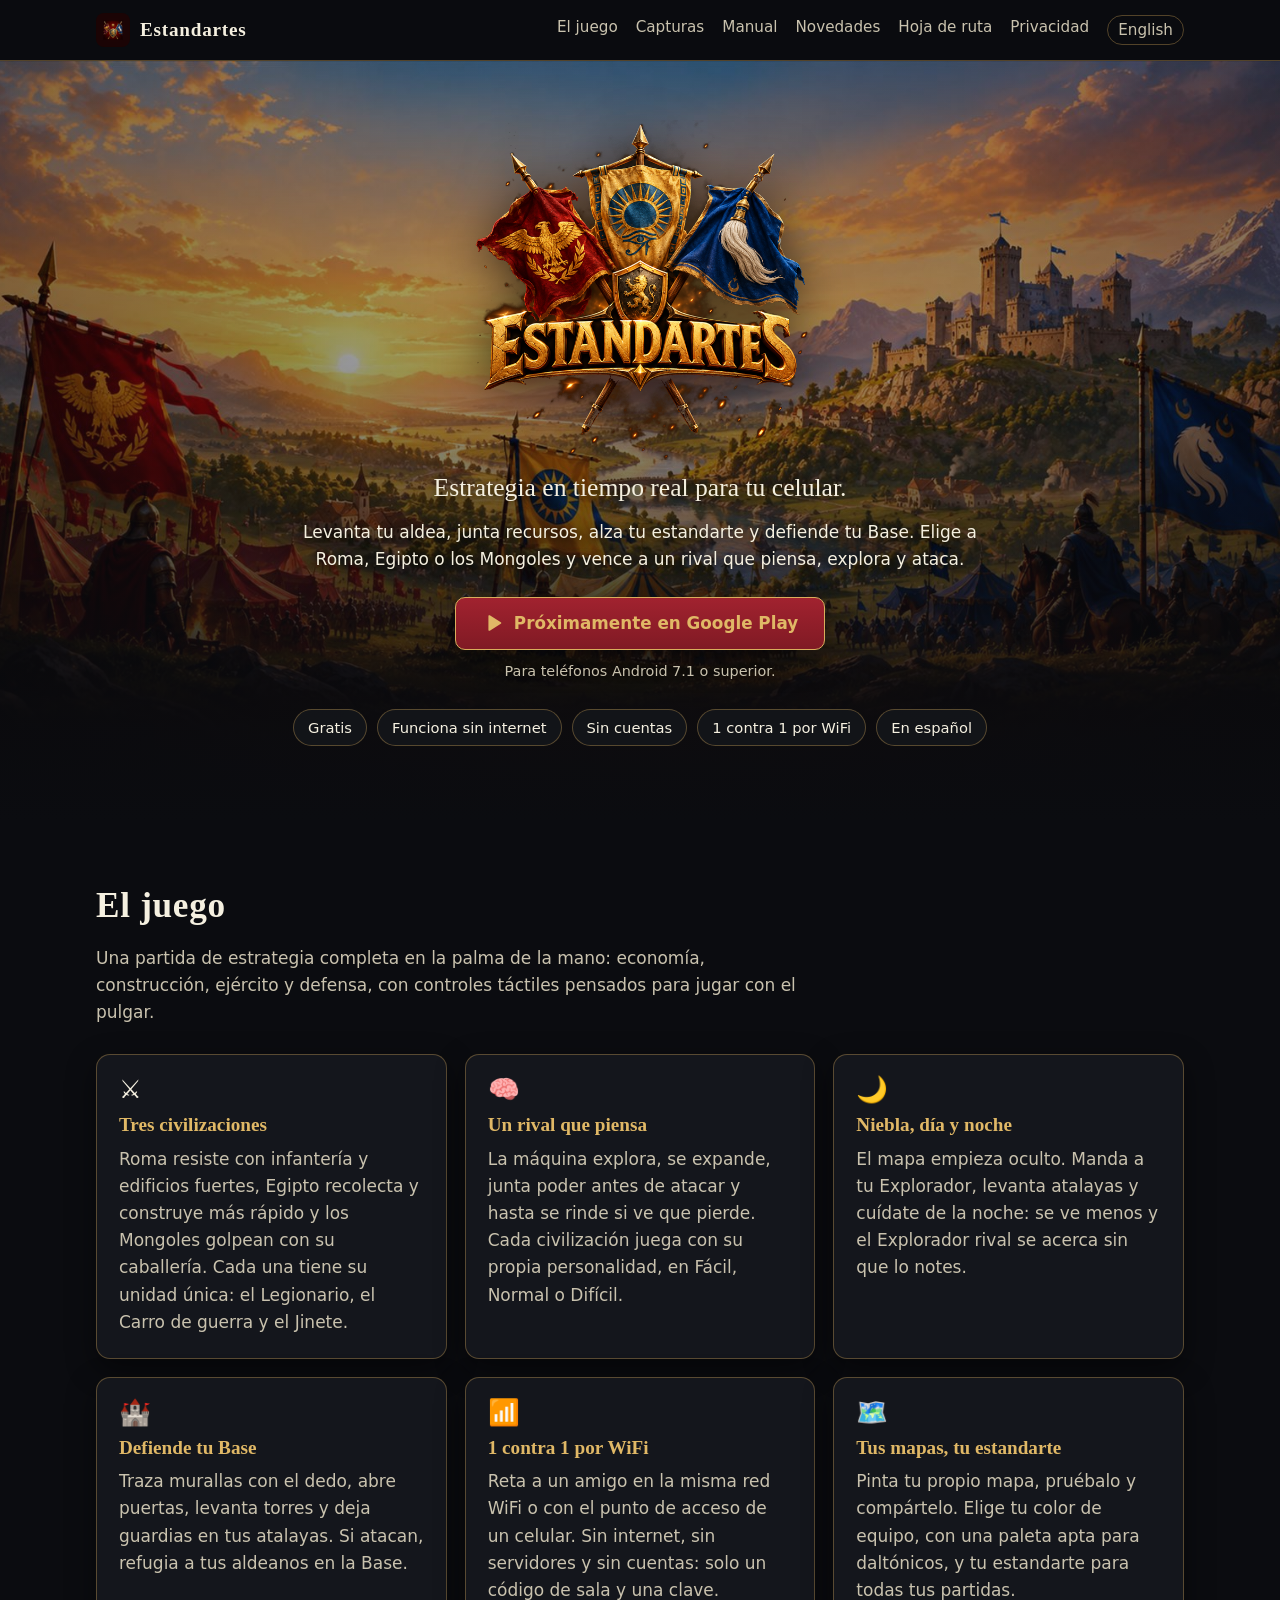
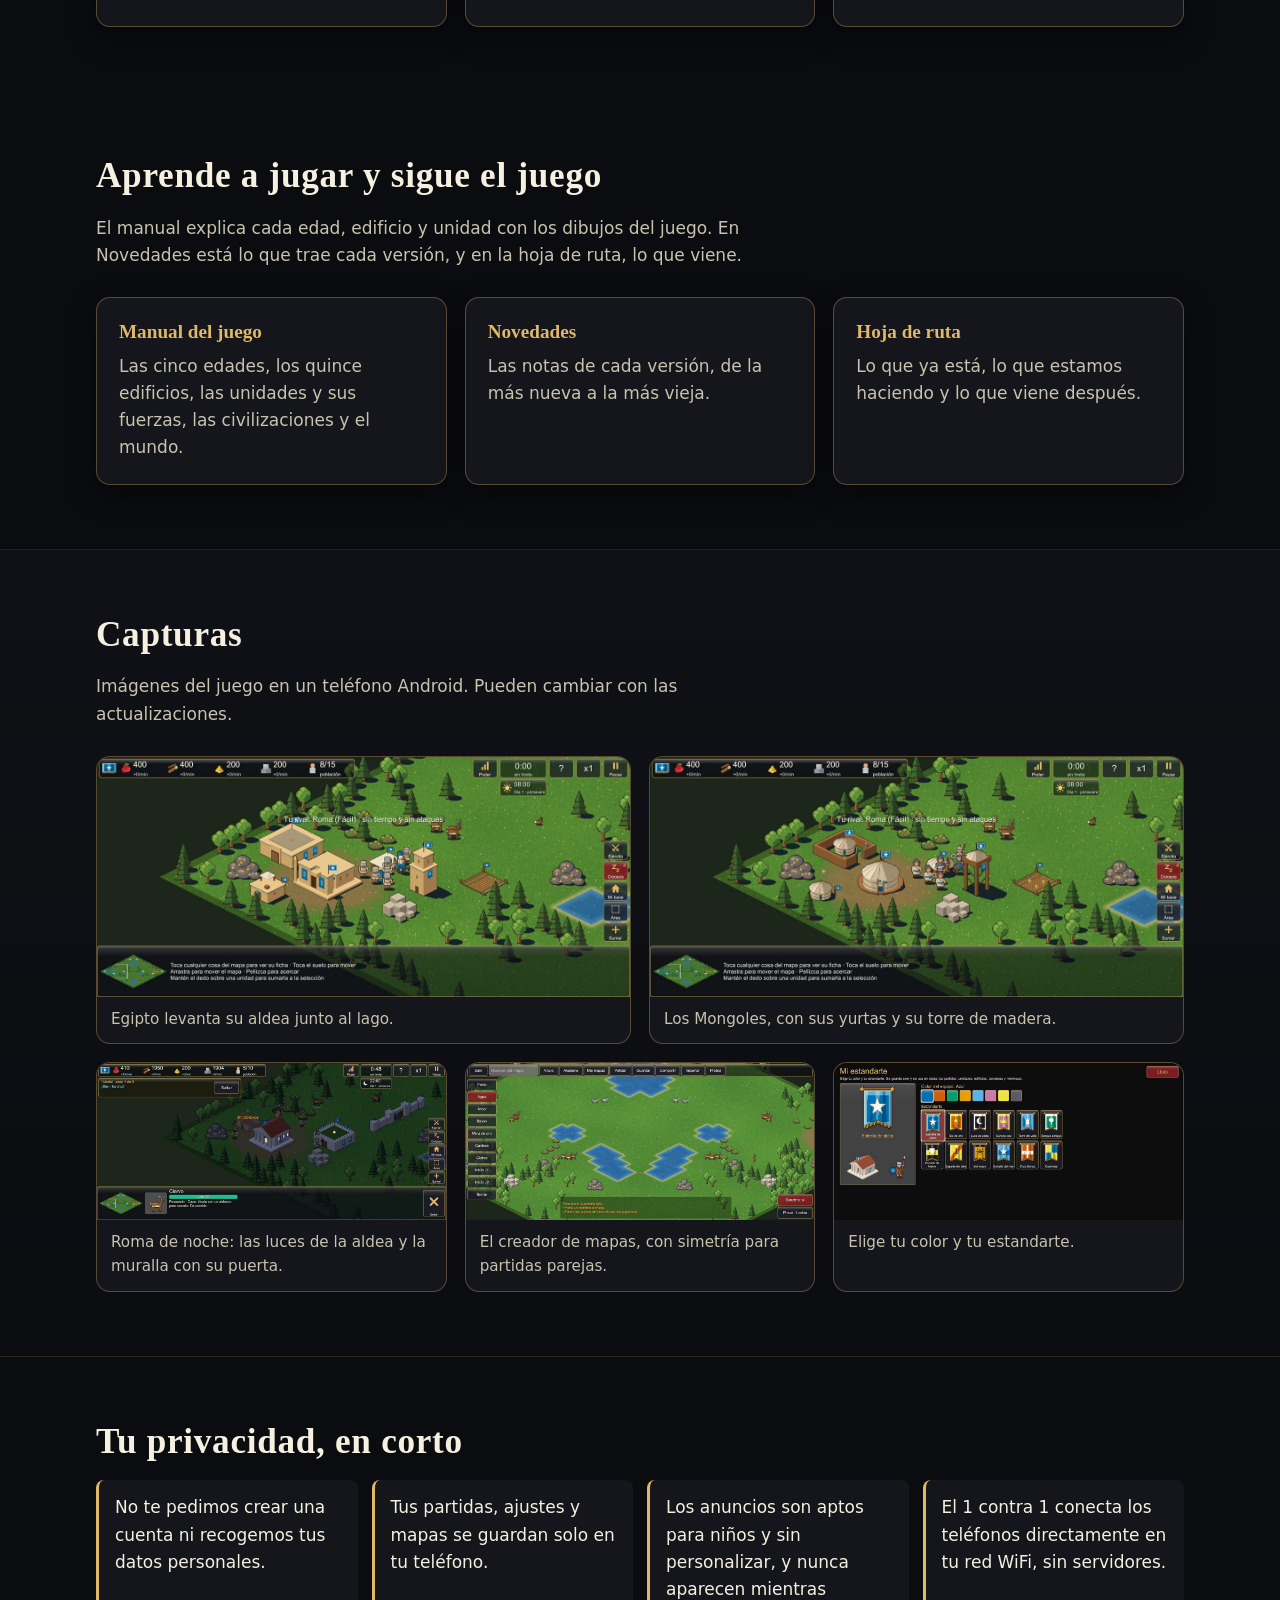
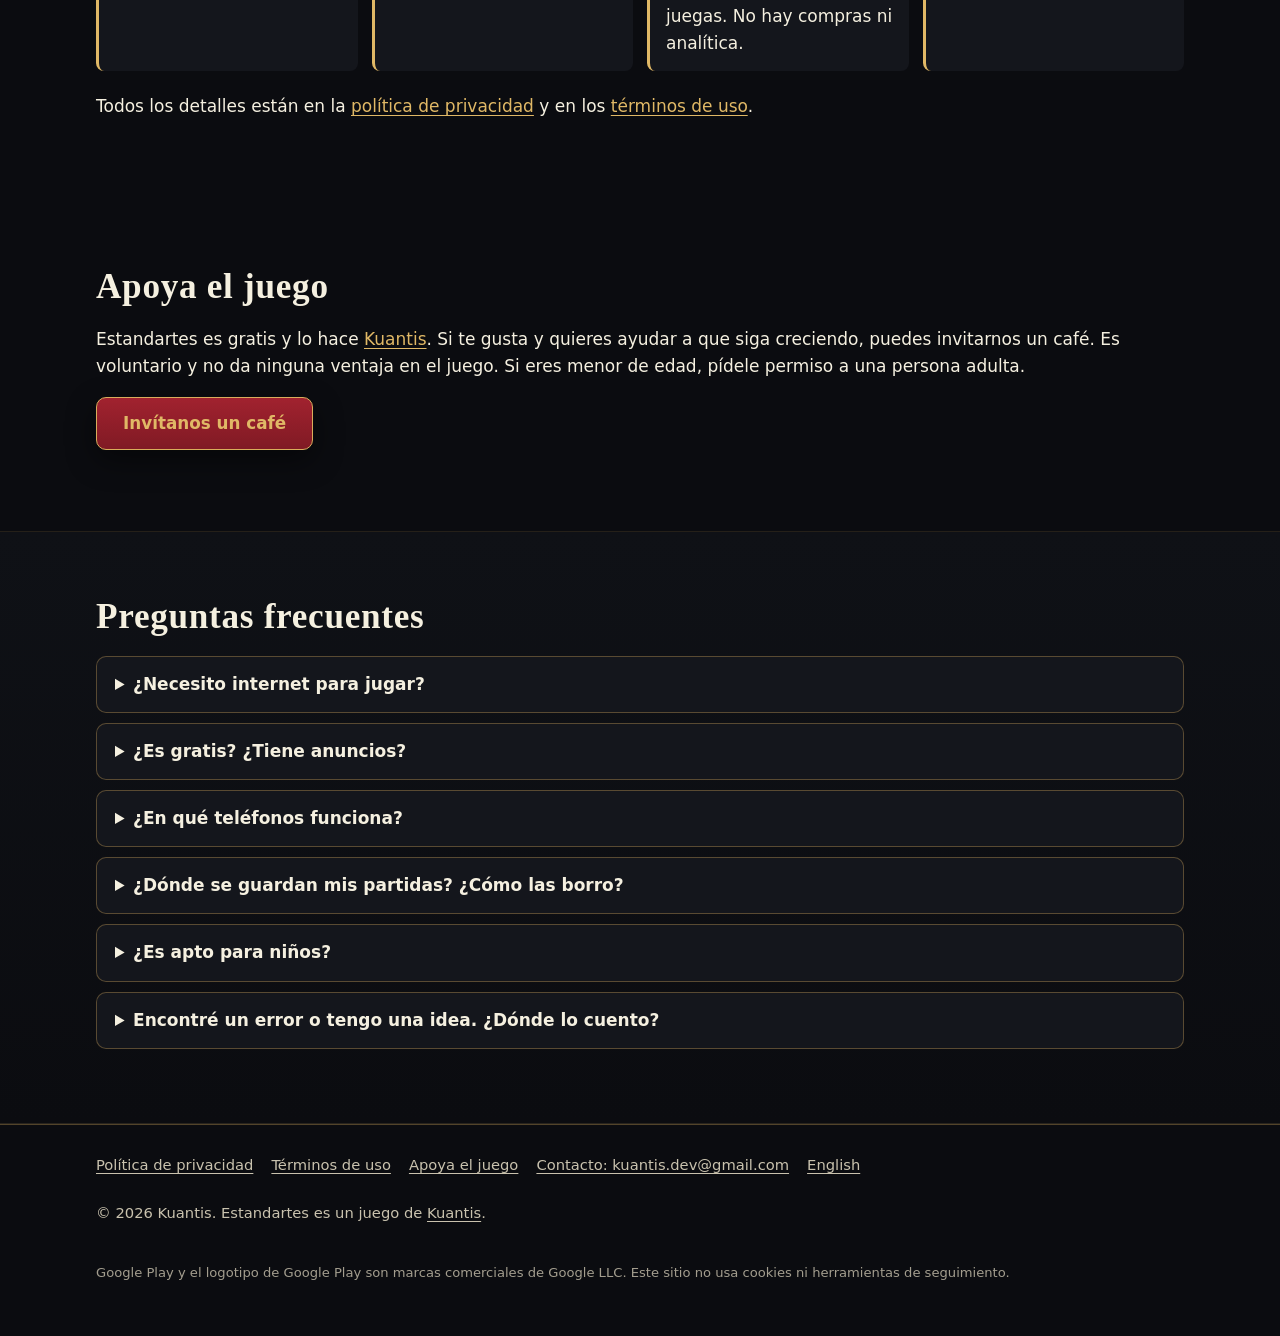
<file: index.html>
<!doctype html>
<html lang="es">
<head>
  <meta charset="utf-8">
  <meta name="viewport" content="width=device-width, initial-scale=1">
  <title>Estandartes — Estrategia en tiempo real para Android</title>
  <meta name="description" content="Estandartes es un juego de estrategia en tiempo real para Android: levanta tu aldea, junta recursos, alza tu estandarte y defiende tu Base con Roma, Egipto o los Mongoles. Sin internet y sin cuentas.">
  <link rel="canonical" href="https://kuantis.github.io/estandartes/">
  <link rel="alternate" hreflang="es" href="https://kuantis.github.io/estandartes/">
  <link rel="alternate" hreflang="en" href="https://kuantis.github.io/estandartes/en/">
  <link rel="alternate" hreflang="x-default" href="https://kuantis.github.io/estandartes/">
  <meta property="og:type" content="website">
  <meta property="og:title" content="Estandartes — Estrategia en tiempo real para Android">
  <meta property="og:description" content="Levanta tu aldea, alza tu estandarte y defiende tu Base. Roma, Egipto y los Mongoles. Sin internet y sin cuentas.">
  <meta property="og:image" content="https://kuantis.github.io/estandartes/assets/img/portada.jpg">
  <meta property="og:url" content="https://kuantis.github.io/estandartes/">
  <meta property="og:locale" content="es_LA">
  <meta name="twitter:card" content="summary_large_image">
  <meta name="theme-color" content="#0b0c10">
  <link rel="icon" type="image/png" sizes="32x32" href="assets/img/favicon-32.png">
  <link rel="apple-touch-icon" href="assets/img/icono-192.png">
  <link rel="stylesheet" href="assets/css/estilo.css">
</head>
<body>
  <a class="saltar" href="#contenido">Saltar al contenido</a>

  <header class="cabecera">
    <div class="contenedor">
      <a class="marca" href="./"><img src="assets/img/icono-192.png" alt="" width="34" height="34">Estandartes</a>
      <nav class="menu" aria-label="Principal">
        <a class="opcional" href="#juego">El juego</a>
        <a class="opcional" href="#capturas">Capturas</a>
        <a href="manual.html">Manual</a>
        <a href="novedades.html">Novedades</a>
        <a href="hoja-de-ruta.html">Hoja de ruta</a>
        <a class="opcional" href="privacidad.html">Privacidad</a>
        <a class="idioma" href="en/" hreflang="en" lang="en">English</a>
      </nav>
    </div>
  </header>

  <main id="contenido">
    <section class="portada">
      <div class="contenedor">
        <h1>Estandartes</h1>
        <img class="logo" src="assets/img/logo.png" alt="Estandartes: tres estandartes de guerra, rojo con un águila, dorado con un sol y azul con un caballo, sobre un escudo con un león" width="640" height="640">
        <p class="lema">Estrategia en tiempo real para tu celular.</p>
        <p class="bajada">Levanta tu aldea, junta recursos, alza tu estandarte y defiende tu Base. Elige a Roma, Egipto o los Mongoles y vence a un rival que piensa, explora y ataca.</p>
        <a class="boton" href="https://play.google.com/store/apps/details?id=com.kuantis.Estandartes" rel="noopener">
          <svg viewBox="0 0 24 24" aria-hidden="true"><path fill="currentColor" d="M7 4.5v15a1 1 0 0 0 1.52.85l12-7.5a1 1 0 0 0 0-1.7l-12-7.5A1 1 0 0 0 7 4.5Z"/></svg>
          Próximamente en Google Play
        </a>
        <span class="nota-boton">Para teléfonos Android 7.1 o superior.</span>
        <ul class="etiquetas" aria-label="En pocas palabras">
          <li>Gratis</li>
          <li>Funciona sin internet</li>
          <li>Sin cuentas</li>
          <li>1 contra 1 por WiFi</li>
          <li>En español</li>
        </ul>
      </div>
    </section>

    <section class="seccion" id="juego">
      <div class="contenedor">
        <h2>El juego</h2>
        <p class="intro">Una partida de estrategia completa en la palma de la mano: economía, construcción, ejército y defensa, con controles táctiles pensados para jugar con el pulgar.</p>
        <div class="tarjetas">
          <article class="tarjeta">
            <div class="icono" aria-hidden="true">⚔️</div>
            <h3>Tres civilizaciones</h3>
            <p>Roma resiste con infantería y edificios fuertes, Egipto recolecta y construye más rápido y los Mongoles golpean con su caballería. Cada una tiene su unidad única: el Legionario, el Carro de guerra y el Jinete.</p>
          </article>
          <article class="tarjeta">
            <div class="icono" aria-hidden="true">🧠</div>
            <h3>Un rival que piensa</h3>
            <p>La máquina explora, se expande, junta poder antes de atacar y hasta se rinde si ve que pierde. Cada civilización juega con su propia personalidad, en Fácil, Normal o Difícil.</p>
          </article>
          <article class="tarjeta">
            <div class="icono" aria-hidden="true">🌙</div>
            <h3>Niebla, día y noche</h3>
            <p>El mapa empieza oculto. Manda a tu Explorador, levanta atalayas y cuídate de la noche: se ve menos y el Explorador rival se acerca sin que lo notes.</p>
          </article>
          <article class="tarjeta">
            <div class="icono" aria-hidden="true">🏰</div>
            <h3>Defiende tu Base</h3>
            <p>Traza murallas con el dedo, abre puertas, levanta torres y deja guardias en tus atalayas. Si atacan, refugia a tus aldeanos en la Base.</p>
          </article>
          <article class="tarjeta">
            <div class="icono" aria-hidden="true">📶</div>
            <h3>1 contra 1 por WiFi</h3>
            <p>Reta a un amigo en la misma red WiFi o con el punto de acceso de un celular. Sin internet, sin servidores y sin cuentas: solo un código de sala y una clave.</p>
          </article>
          <article class="tarjeta">
            <div class="icono" aria-hidden="true">🗺️</div>
            <h3>Tus mapas, tu estandarte</h3>
            <p>Pinta tu propio mapa, pruébalo y compártelo. Elige tu color de equipo, con una paleta apta para daltónicos, y tu estandarte para todas tus partidas.</p>
          </article>
        </div>
      </div>
    </section>

    <section class="seccion" id="aprende">
      <div class="contenedor">
        <h2>Aprende a jugar y sigue el juego</h2>
        <p class="intro">El manual explica cada edad, edificio y unidad con los dibujos del juego. En Novedades está lo que trae cada versión, y en la hoja de ruta, lo que viene.</p>
        <div class="tarjetas">
          <a class="tarjeta enlace-tarjeta" href="manual.html">
            <h3>Manual del juego</h3>
            <p>Las cinco edades, los quince edificios, las unidades y sus fuerzas, las civilizaciones y el mundo.</p>
          </a>
          <a class="tarjeta enlace-tarjeta" href="novedades.html">
            <h3>Novedades</h3>
            <p>Las notas de cada versión, de la más nueva a la más vieja.</p>
          </a>
          <a class="tarjeta enlace-tarjeta" href="hoja-de-ruta.html">
            <h3>Hoja de ruta</h3>
            <p>Lo que ya está, lo que estamos haciendo y lo que viene después.</p>
          </a>
        </div>
      </div>
    </section>

    <section class="seccion seccion-alt" id="capturas">
      <div class="contenedor">
        <h2>Capturas</h2>
        <p class="intro">Imágenes del juego en un teléfono Android. Pueden cambiar con las actualizaciones.</p>
        <div class="galeria">
          <figure>
            <img src="assets/img/egipto.jpg" alt="Partida con Egipto: edificios de adobe, aldeanos, una torre, una granja y un lago" width="1200" height="540" loading="lazy">
            <figcaption>Egipto levanta su aldea junto al lago.</figcaption>
          </figure>
          <figure>
            <img src="assets/img/mongoles.jpg" alt="Partida con los Mongoles: yurtas, una empalizada, aldeanos y una torre de madera" width="1200" height="540" loading="lazy">
            <figcaption>Los Mongoles, con sus yurtas y su torre de madera.</figcaption>
          </figure>
          <figure>
            <img src="assets/img/noche.jpg" alt="Una aldea romana de noche, con un templo iluminado, un cuartel y una muralla con puerta" width="1200" height="540" loading="lazy">
            <figcaption>Roma de noche: las luces de la aldea y la muralla con su puerta.</figcaption>
          </figure>
          <figure>
            <img src="assets/img/editor.jpg" alt="El creador de mapas con lagos, bosques, minas, ciervos y lobos" width="1200" height="540" loading="lazy">
            <figcaption>El creador de mapas, con simetría para partidas parejas.</figcaption>
          </figure>
          <figure>
            <img src="assets/img/estandarte.jpg" alt="La pantalla Mi estandarte, con colores de equipo y doce estandartes para elegir" width="1200" height="540" loading="lazy">
            <figcaption>Elige tu color y tu estandarte.</figcaption>
          </figure>
        </div>
      </div>
    </section>

    <section class="seccion" id="privacidad">
      <div class="contenedor">
        <h2>Tu privacidad, en corto</h2>
        <ul class="privacidad-corta">
          <li>No te pedimos crear una cuenta ni recogemos tus datos personales.</li>
          <li>Tus partidas, ajustes y mapas se guardan solo en tu teléfono.</li>
          <li>Los anuncios son aptos para niños y sin personalizar, y nunca aparecen mientras juegas. No hay compras ni analítica.</li>
          <li>El 1 contra 1 conecta los teléfonos directamente en tu red WiFi, sin servidores.</li>
        </ul>
        <p>Todos los detalles están en la <a href="privacidad.html">política de privacidad</a> y en los <a href="terminos.html">términos de uso</a>.</p>
      </div>
    </section>

    <section class="seccion" id="apoyar">
      <div class="contenedor">
        <h2>Apoya el juego</h2>
        <p>Estandartes es gratis y lo hace <a href="https://kuantisdev.com/" rel="noopener">Kuantis</a>. Si te gusta y quieres ayudar a que siga creciendo, puedes invitarnos un café. Es voluntario y no da ninguna ventaja en el juego. Si eres menor de edad, pídele permiso a una persona adulta.</p>
        <p><a class="boton" href="https://buymeacoffee.com/kuantis.dev" rel="noopener">Invítanos un café</a></p>
      </div>
    </section>

    <section class="seccion seccion-alt" id="preguntas">
      <div class="contenedor">
        <h2>Preguntas frecuentes</h2>
        <details>
          <summary>¿Necesito internet para jugar?</summary>
          <div><p>No. Todo el juego funciona sin conexión. Para el 1 contra 1 solo necesitas que los dos teléfonos estén en la misma red WiFi o que uno comparta su punto de acceso; no hace falta tener datos ni internet.</p></div>
        </details>
        <details>
          <summary>¿Es gratis? ¿Tiene anuncios?</summary>
          <div><p>Sí, es gratis. Desde la versión 0.7.1 tiene anuncios aptos para niños y sin personalizar: en la tienda, si quieres, ves de 1 a 3 para ganar recursos o soldados; en el menú principal hay un banner, y a veces sale uno de pantalla completa al volver al menú. Nunca aparecen mientras juegas. Más adelante planeamos una compra única para quitarlos. Antes de hacerlo vamos a actualizar la política de privacidad y los términos, y lo vamos a avisar.</p></div>
        </details>
        <details>
          <summary>¿En qué teléfonos funciona?</summary>
          <div><p>En teléfonos Android 7.1 o superior. El juego se adapta a la potencia de cada teléfono.</p></div>
        </details>
        <details>
          <summary>¿Dónde se guardan mis partidas? ¿Cómo las borro?</summary>
          <div><p>Solo en tu teléfono. Se borran si desinstalas el juego o si borras sus datos en <em>Ajustes › Aplicaciones › Estandartes › Almacenamiento › Borrar datos</em>. Nosotros no tenemos ninguna copia.</p></div>
        </details>
        <details>
          <summary>¿Es apto para niños?</summary>
          <div><p>Sí. Es un juego de estrategia con batallas entre ejércitos de la antigüedad, y no recoge datos de nadie, tampoco de niños y niñas. Para el 1 contra 1, recomendamos jugar con personas conocidas y en redes de confianza.</p></div>
        </details>
        <details>
          <summary>Encontré un error o tengo una idea. ¿Dónde lo cuento?</summary>
          <div><p>Escríbenos a <a href="mailto:kuantis.dev@gmail.com">kuantis.dev@gmail.com</a>. Si puedes, cuéntanos el modelo de tu teléfono y la versión del juego, que se ve abajo a la derecha en el menú principal.</p></div>
        </details>
      </div>
    </section>
  </main>

  <footer class="pie">
    <div class="contenedor">
      <nav aria-label="Pie de página">
        <a href="privacidad.html">Política de privacidad</a>
        <a href="terminos.html">Términos de uso</a>
        <a href="https://buymeacoffee.com/kuantis.dev" rel="noopener">Apoya el juego</a>
        <a href="mailto:kuantis.dev@gmail.com">Contacto: kuantis.dev@gmail.com</a>
        <a href="en/" hreflang="en" lang="en">English</a>
      </nav>
      <p>© 2026 Kuantis. Estandartes es un juego de <a href="https://kuantisdev.com/" rel="noopener">Kuantis</a>.</p>
      <p class="marcas">Google Play y el logotipo de Google Play son marcas comerciales de Google LLC. Este sitio no usa cookies ni herramientas de seguimiento.</p>
    </div>
  </footer>
</body>
</html>
</file>
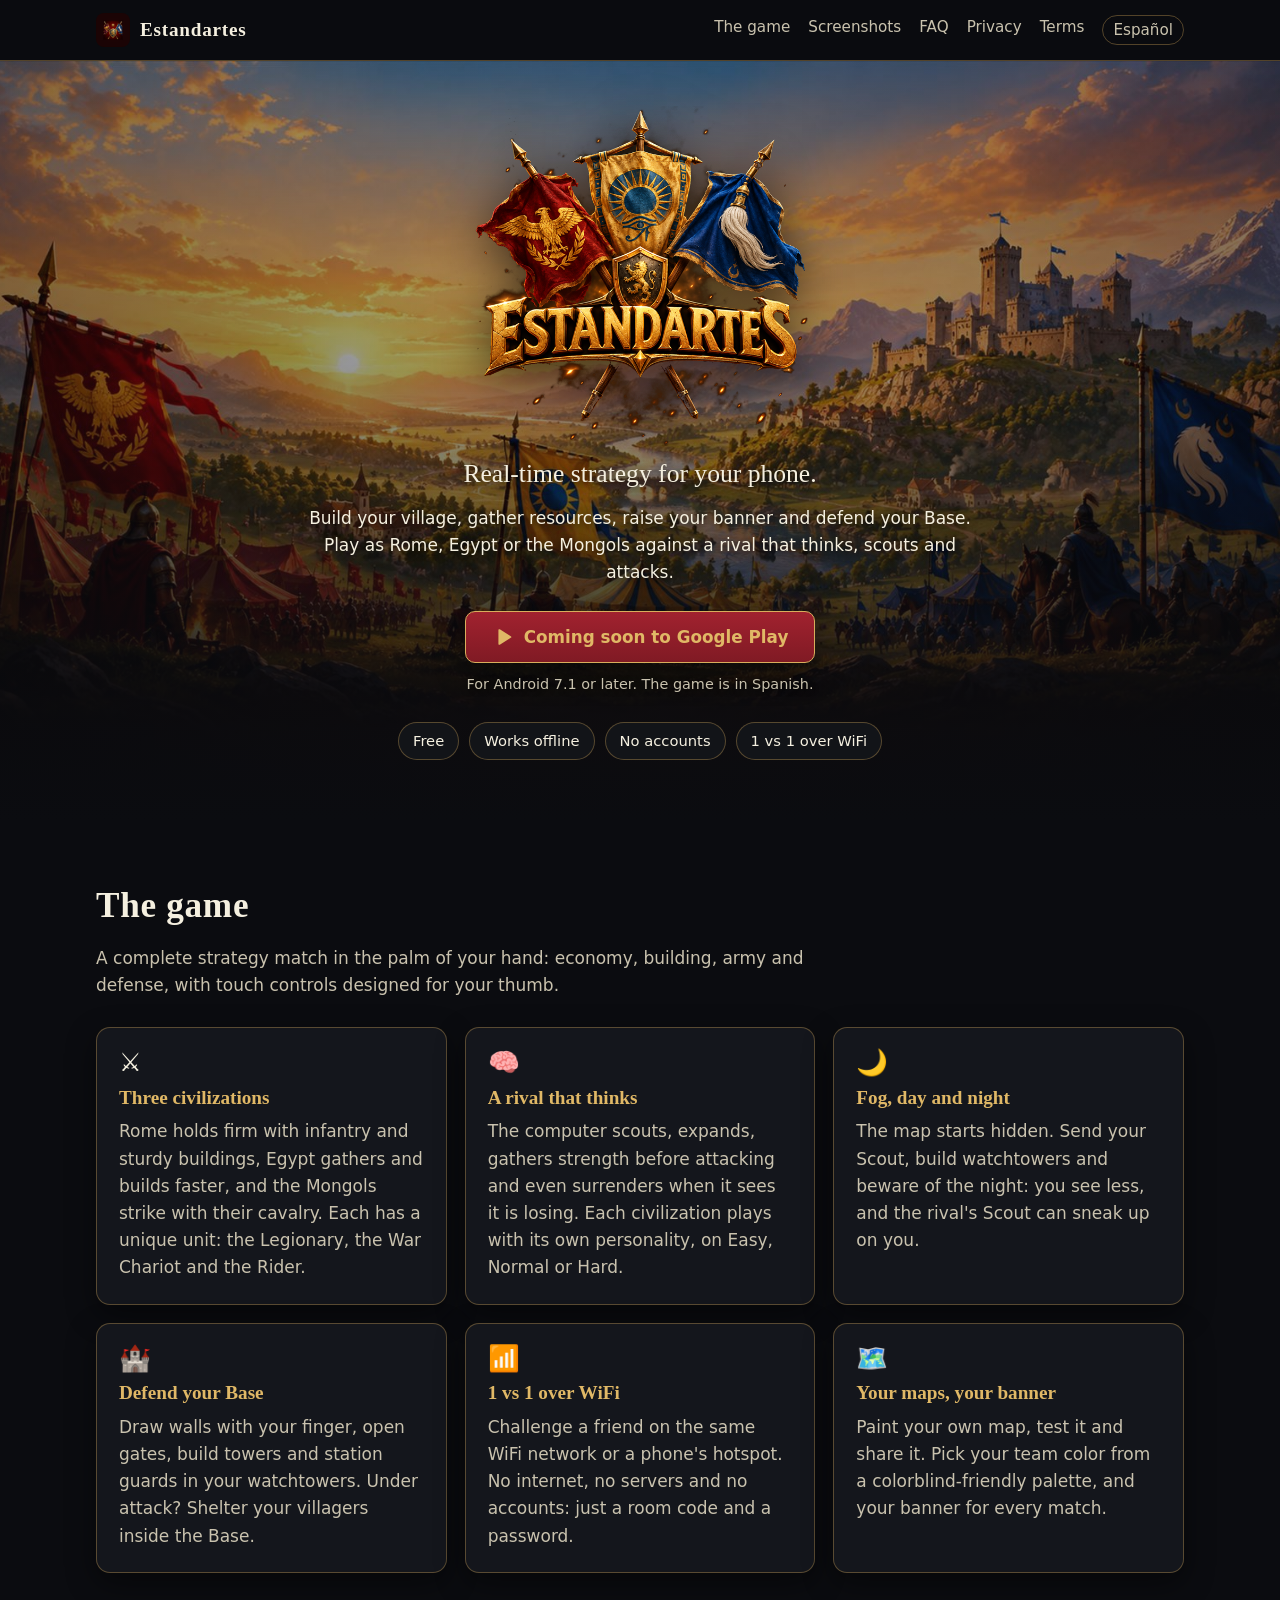
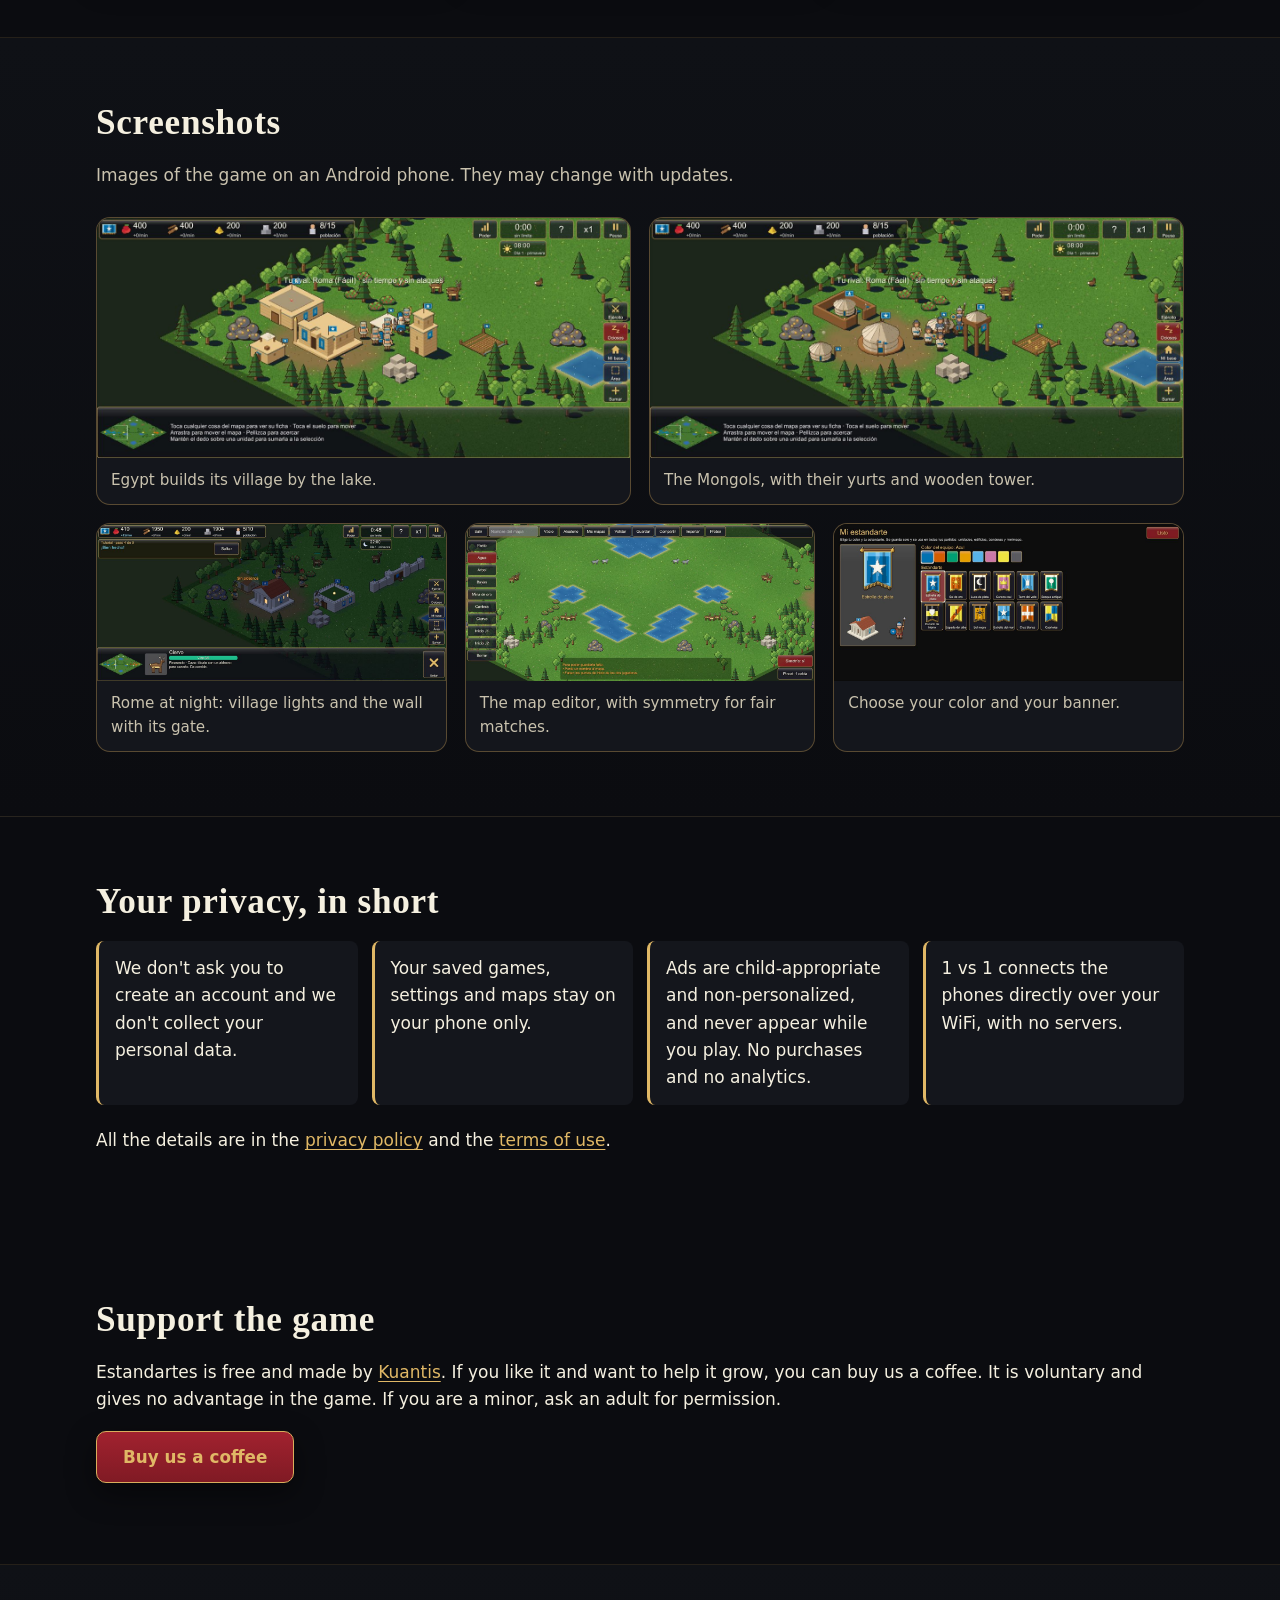
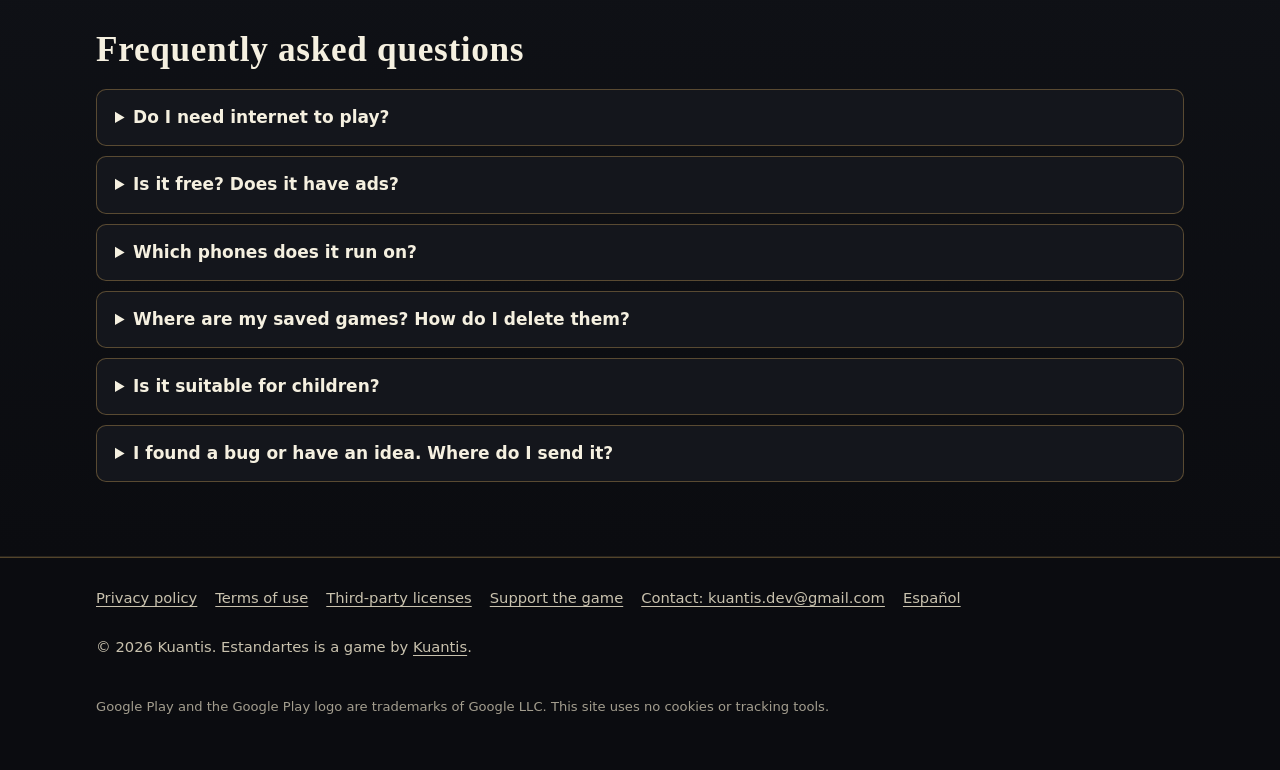
<file: en/index.html>
<!doctype html>
<html lang="en">
<head>
  <meta charset="utf-8">
  <meta name="viewport" content="width=device-width, initial-scale=1">
  <title>Estandartes — Real-time strategy for Android</title>
  <meta name="description" content="Estandartes is a real-time strategy game for Android: build your village, gather resources, raise your banner and defend your Base as Rome, Egypt or the Mongols. No internet and no accounts needed.">
  <link rel="canonical" href="https://kuantis.github.io/estandartes/en/">
  <link rel="alternate" hreflang="es" href="https://kuantis.github.io/estandartes/">
  <link rel="alternate" hreflang="en" href="https://kuantis.github.io/estandartes/en/">
  <link rel="alternate" hreflang="x-default" href="https://kuantis.github.io/estandartes/">
  <meta property="og:type" content="website">
  <meta property="og:title" content="Estandartes — Real-time strategy for Android">
  <meta property="og:description" content="Build your village, raise your banner and defend your Base. Rome, Egypt and the Mongols. No internet and no accounts needed.">
  <meta property="og:image" content="https://kuantis.github.io/estandartes/assets/img/portada.jpg">
  <meta property="og:url" content="https://kuantis.github.io/estandartes/en/">
  <meta property="og:locale" content="en_US">
  <meta name="twitter:card" content="summary_large_image">
  <meta name="theme-color" content="#0b0c10">
  <link rel="icon" type="image/png" sizes="32x32" href="../assets/img/favicon-32.png">
  <link rel="apple-touch-icon" href="../assets/img/icono-192.png">
  <link rel="stylesheet" href="../assets/css/estilo.css">
</head>
<body>
  <a class="saltar" href="#content">Skip to content</a>

  <header class="cabecera">
    <div class="contenedor">
      <a class="marca" href="./"><img src="../assets/img/icono-192.png" alt="" width="34" height="34">Estandartes</a>
      <nav class="menu" aria-label="Main">
        <a class="opcional" href="#game">The game</a>
        <a class="opcional" href="#screenshots">Screenshots</a>
        <a class="opcional" href="#faq">FAQ</a>
        <a href="privacy.html">Privacy</a>
        <a href="terms.html">Terms</a>
        <a class="idioma" href="../" hreflang="es" lang="es">Español</a>
      </nav>
    </div>
  </header>

  <main id="content">
    <section class="portada">
      <div class="contenedor">
        <h1>Estandartes</h1>
        <img class="logo" src="../assets/img/logo.png" alt="Estandartes: three war banners, red with an eagle, gold with a sun and blue with a horse, over a shield with a lion" width="640" height="640">
        <p class="lema">Real-time strategy for your phone.</p>
        <p class="bajada">Build your village, gather resources, raise your banner and defend your Base. Play as Rome, Egypt or the Mongols against a rival that thinks, scouts and attacks.</p>
        <a class="boton" href="https://play.google.com/store/apps/details?id=com.kuantis.Estandartes" rel="noopener">
          <svg viewBox="0 0 24 24" aria-hidden="true"><path fill="currentColor" d="M7 4.5v15a1 1 0 0 0 1.52.85l12-7.5a1 1 0 0 0 0-1.7l-12-7.5A1 1 0 0 0 7 4.5Z"/></svg>
          Coming soon to Google Play
        </a>
        <span class="nota-boton">For Android 7.1 or later. The game is in Spanish.</span>
        <ul class="etiquetas" aria-label="At a glance">
          <li>Free</li>
          <li>Works offline</li>
          <li>No accounts</li>
          <li>1 vs 1 over WiFi</li>
        </ul>
      </div>
    </section>

    <section class="seccion" id="game">
      <div class="contenedor">
        <h2>The game</h2>
        <p class="intro">A complete strategy match in the palm of your hand: economy, building, army and defense, with touch controls designed for your thumb.</p>
        <div class="tarjetas">
          <article class="tarjeta">
            <div class="icono" aria-hidden="true">⚔️</div>
            <h3>Three civilizations</h3>
            <p>Rome holds firm with infantry and sturdy buildings, Egypt gathers and builds faster, and the Mongols strike with their cavalry. Each has a unique unit: the Legionary, the War Chariot and the Rider.</p>
          </article>
          <article class="tarjeta">
            <div class="icono" aria-hidden="true">🧠</div>
            <h3>A rival that thinks</h3>
            <p>The computer scouts, expands, gathers strength before attacking and even surrenders when it sees it is losing. Each civilization plays with its own personality, on Easy, Normal or Hard.</p>
          </article>
          <article class="tarjeta">
            <div class="icono" aria-hidden="true">🌙</div>
            <h3>Fog, day and night</h3>
            <p>The map starts hidden. Send your Scout, build watchtowers and beware of the night: you see less, and the rival's Scout can sneak up on you.</p>
          </article>
          <article class="tarjeta">
            <div class="icono" aria-hidden="true">🏰</div>
            <h3>Defend your Base</h3>
            <p>Draw walls with your finger, open gates, build towers and station guards in your watchtowers. Under attack? Shelter your villagers inside the Base.</p>
          </article>
          <article class="tarjeta">
            <div class="icono" aria-hidden="true">📶</div>
            <h3>1 vs 1 over WiFi</h3>
            <p>Challenge a friend on the same WiFi network or a phone's hotspot. No internet, no servers and no accounts: just a room code and a password.</p>
          </article>
          <article class="tarjeta">
            <div class="icono" aria-hidden="true">🗺️</div>
            <h3>Your maps, your banner</h3>
            <p>Paint your own map, test it and share it. Pick your team color from a colorblind-friendly palette, and your banner for every match.</p>
          </article>
        </div>
      </div>
    </section>

    <section class="seccion seccion-alt" id="screenshots">
      <div class="contenedor">
        <h2>Screenshots</h2>
        <p class="intro">Images of the game on an Android phone. They may change with updates.</p>
        <div class="galeria">
          <figure>
            <img src="../assets/img/egipto.jpg" alt="A match as Egypt: adobe buildings, villagers, a tower, a farm and a lake" width="1200" height="540" loading="lazy">
            <figcaption>Egypt builds its village by the lake.</figcaption>
          </figure>
          <figure>
            <img src="../assets/img/mongoles.jpg" alt="A match as the Mongols: yurts, a palisade, villagers and a wooden tower" width="1200" height="540" loading="lazy">
            <figcaption>The Mongols, with their yurts and wooden tower.</figcaption>
          </figure>
          <figure>
            <img src="../assets/img/noche.jpg" alt="A Roman village at night, with a lit temple, barracks and a wall with a gate" width="1200" height="540" loading="lazy">
            <figcaption>Rome at night: village lights and the wall with its gate.</figcaption>
          </figure>
          <figure>
            <img src="../assets/img/editor.jpg" alt="The map editor with lakes, forests, mines, deer and wolves" width="1200" height="540" loading="lazy">
            <figcaption>The map editor, with symmetry for fair matches.</figcaption>
          </figure>
          <figure>
            <img src="../assets/img/estandarte.jpg" alt="The My Banner screen, with team colors and twelve banners to choose from" width="1200" height="540" loading="lazy">
            <figcaption>Choose your color and your banner.</figcaption>
          </figure>
        </div>
      </div>
    </section>

    <section class="seccion" id="privacy">
      <div class="contenedor">
        <h2>Your privacy, in short</h2>
        <ul class="privacidad-corta">
          <li>We don't ask you to create an account and we don't collect your personal data.</li>
          <li>Your saved games, settings and maps stay on your phone only.</li>
          <li>Ads are child-appropriate and non-personalized, and never appear while you play. No purchases and no analytics.</li>
          <li>1 vs 1 connects the phones directly over your WiFi, with no servers.</li>
        </ul>
        <p>All the details are in the <a href="privacy.html">privacy policy</a> and the <a href="terms.html">terms of use</a>.</p>
      </div>
    </section>

    <section class="seccion" id="support">
      <div class="contenedor">
        <h2>Support the game</h2>
        <p>Estandartes is free and made by <a href="https://kuantisdev.com/" rel="noopener">Kuantis</a>. If you like it and want to help it grow, you can buy us a coffee. It is voluntary and gives no advantage in the game. If you are a minor, ask an adult for permission.</p>
        <p><a class="boton" href="https://buymeacoffee.com/kuantis.dev" rel="noopener">Buy us a coffee</a></p>
      </div>
    </section>

    <section class="seccion seccion-alt" id="faq">
      <div class="contenedor">
        <h2>Frequently asked questions</h2>
        <details>
          <summary>Do I need internet to play?</summary>
          <div><p>No. The whole game works offline. For 1 vs 1 you only need both phones on the same WiFi network, or one phone sharing its hotspot; no mobile data or internet is required.</p></div>
        </details>
        <details>
          <summary>Is it free? Does it have ads?</summary>
          <div><p>Yes, it's free. From version 0.7.1 it has child-appropriate, non-personalized ads: in the shop, if you want, you watch 1 to 3 to win resources or soldiers; the main menu has a banner, and sometimes a full-screen ad appears when you return to the menu. They never appear while you play. Later we plan a one-time purchase to remove them. Before we do, we will update the privacy policy and the terms, and let you know.</p></div>
        </details>
        <details>
          <summary>Which phones does it run on?</summary>
          <div><p>Android 7.1 or later. The game adapts to the power of each phone.</p></div>
        </details>
        <details>
          <summary>Where are my saved games? How do I delete them?</summary>
          <div><p>Only on your phone. They are deleted if you uninstall the game or clear its data in <em>Settings › Apps › Estandartes › Storage › Clear data</em>. We don't have any copy.</p></div>
        </details>
        <details>
          <summary>Is it suitable for children?</summary>
          <div><p>Yes. It's a strategy game with battles between ancient armies, and it doesn't collect data from anyone, including children. For 1 vs 1, we recommend playing with people you know and on trusted networks.</p></div>
        </details>
        <details>
          <summary>I found a bug or have an idea. Where do I send it?</summary>
          <div><p>Write to us at <a href="mailto:kuantis.dev@gmail.com">kuantis.dev@gmail.com</a>. If you can, include your phone model and the game version, shown at the bottom right of the main menu.</p></div>
        </details>
      </div>
    </section>
  </main>

  <footer class="pie">
    <div class="contenedor">
      <nav aria-label="Footer">
        <a href="privacy.html">Privacy policy</a>
        <a href="terms.html">Terms of use</a>
        <a href="../licencias.html">Third-party licenses</a>
        <a href="https://buymeacoffee.com/kuantis.dev" rel="noopener">Support the game</a>
        <a href="mailto:kuantis.dev@gmail.com">Contact: kuantis.dev@gmail.com</a>
        <a href="../" hreflang="es" lang="es">Español</a>
      </nav>
      <p>© 2026 Kuantis. Estandartes is a game by <a href="https://kuantisdev.com/" rel="noopener">Kuantis</a>.</p>
      <p class="marcas">Google Play and the Google Play logo are trademarks of Google LLC. This site uses no cookies or tracking tools.</p>
    </div>
  </footer>
</body>
</html>
</file>
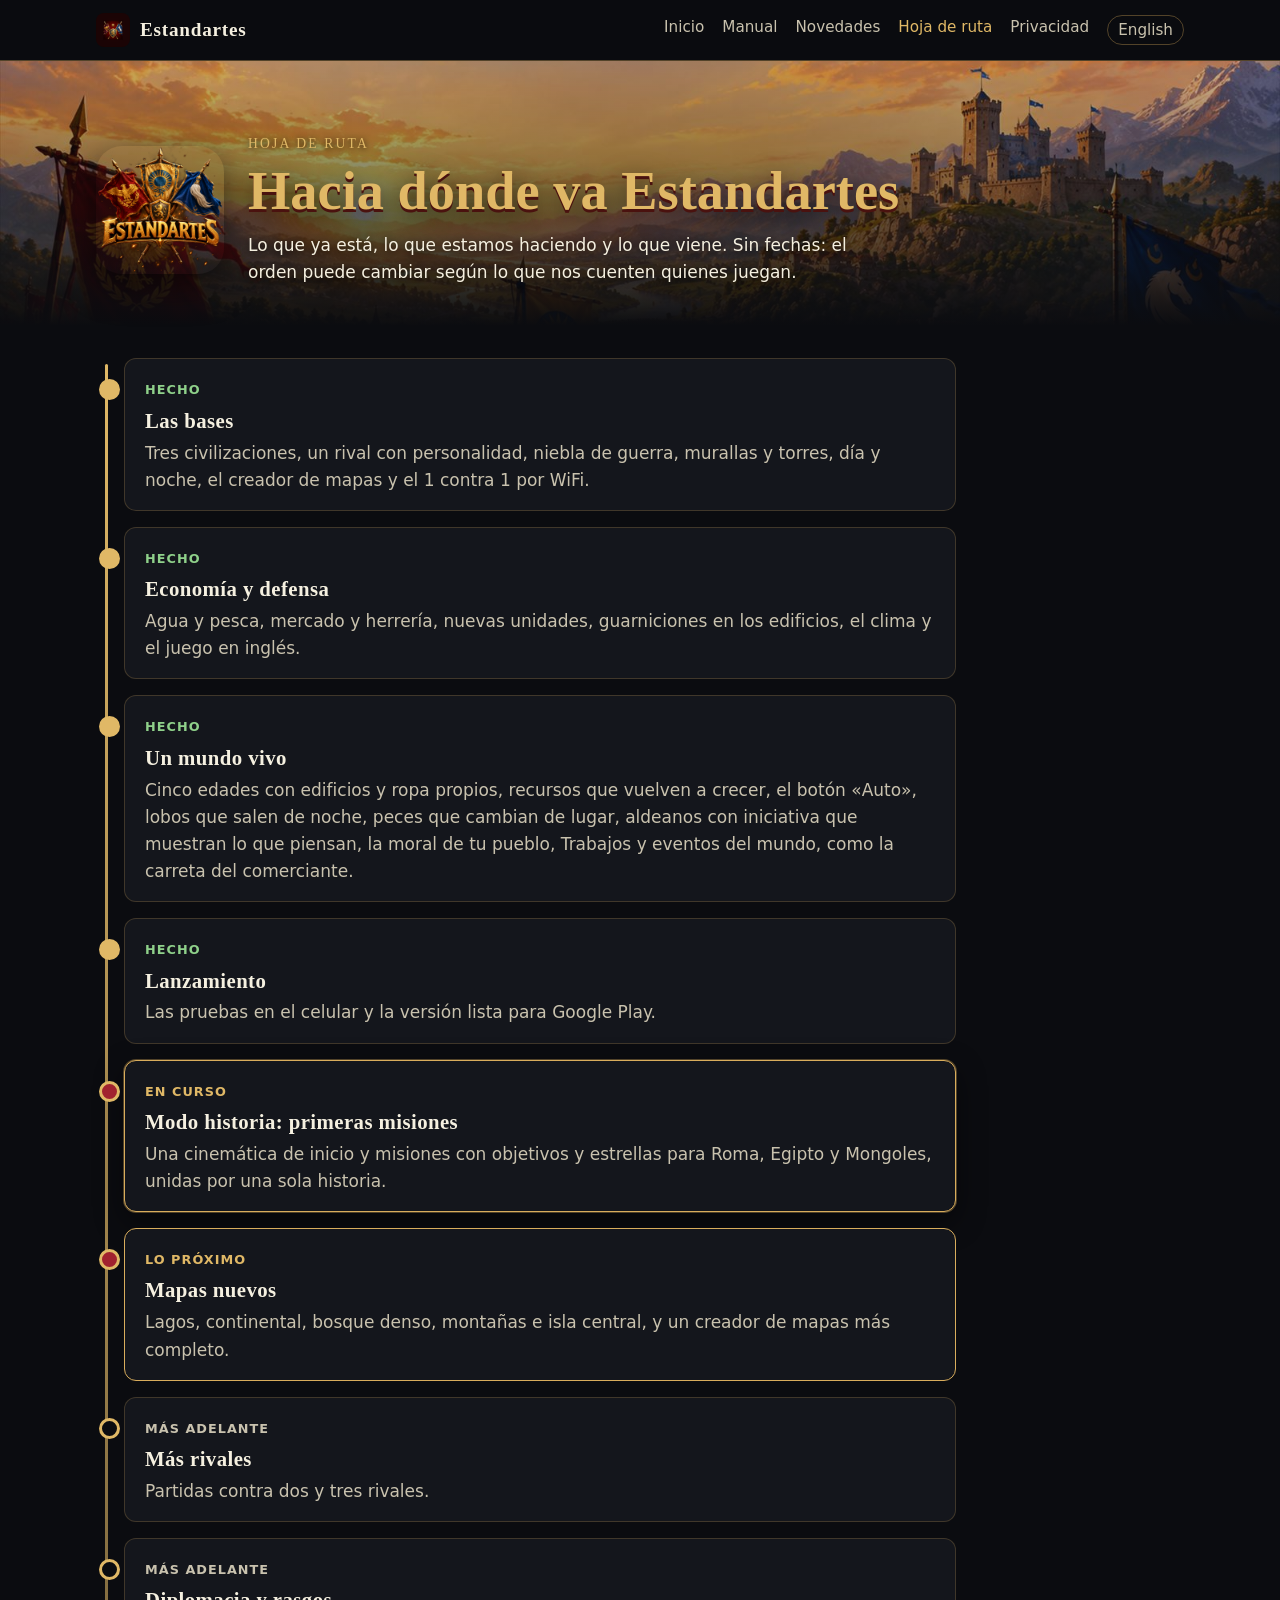
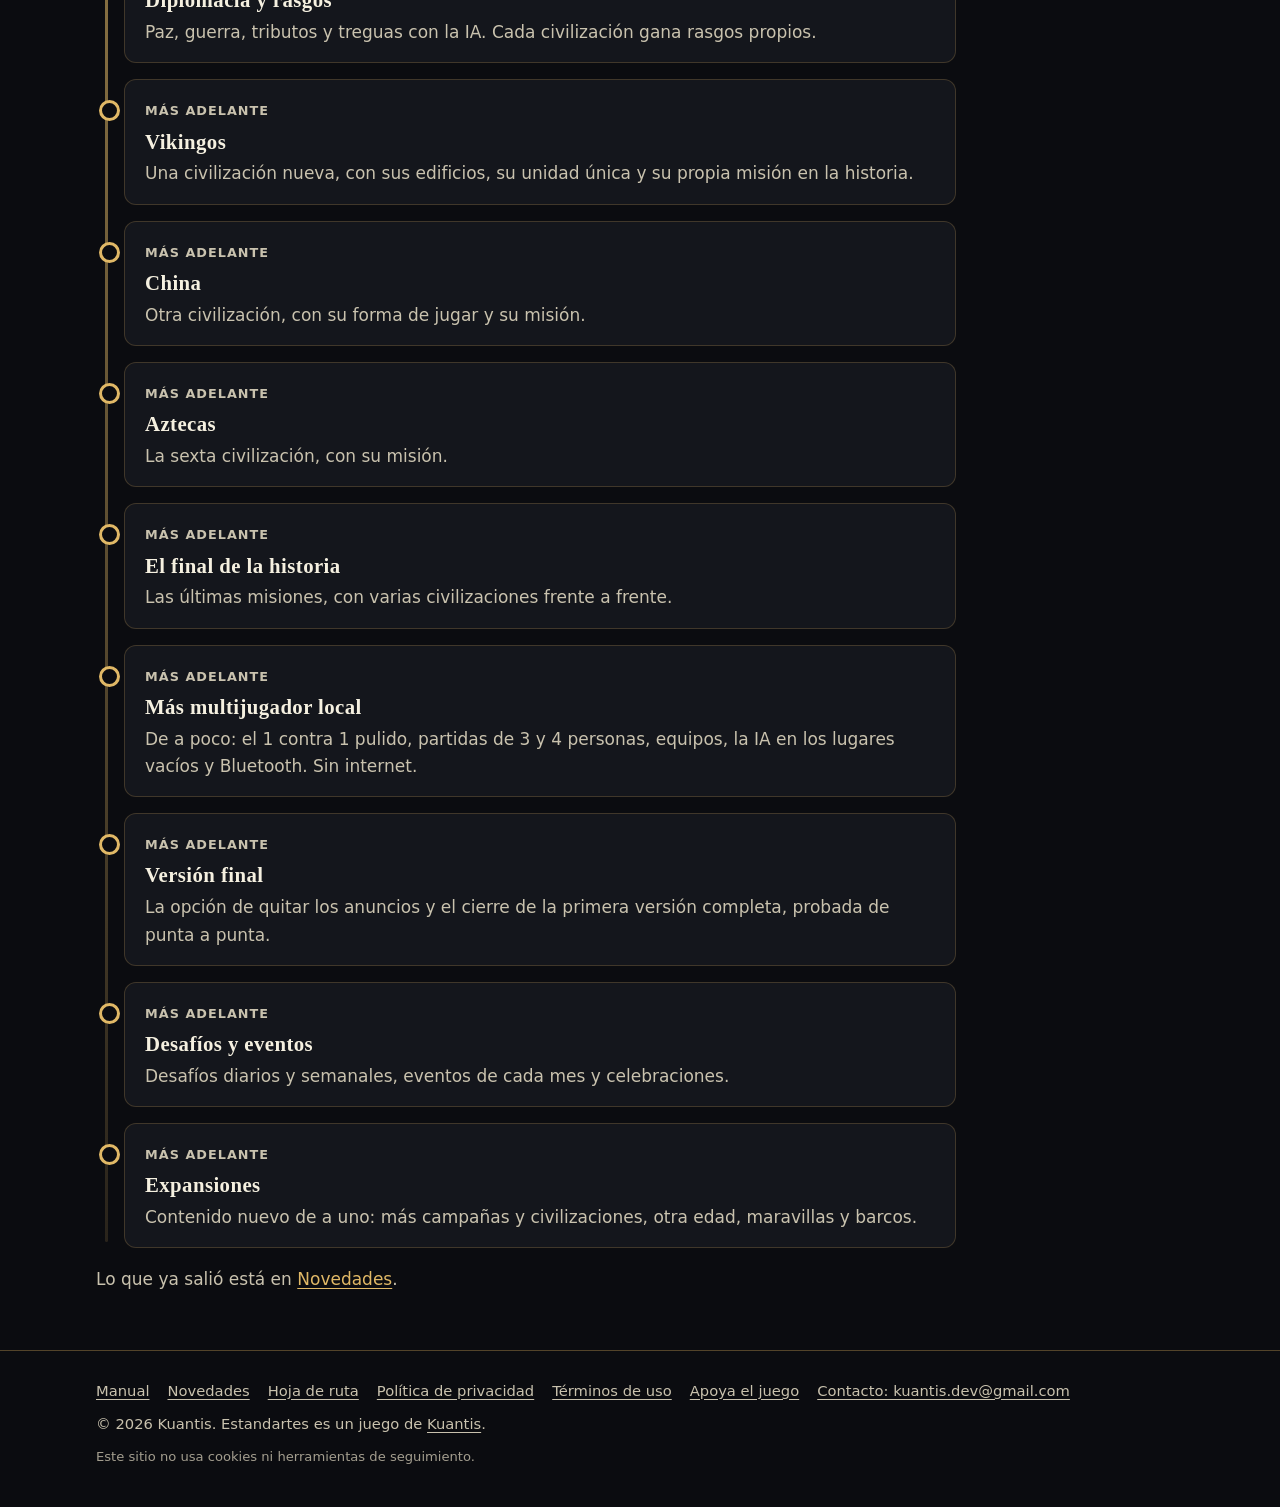
<file: hoja-de-ruta.html>
<!doctype html>
<html lang="es">
<head>
  <meta charset="utf-8">
  <meta name="viewport" content="width=device-width, initial-scale=1">
  <title>Hoja de ruta de Estandartes</title>
  <meta name="description" content="Lo que ya está en Estandartes, lo que estamos haciendo y lo que viene, sin fechas.">
  <link rel="canonical" href="https://kuantis.github.io/estandartes/hoja-de-ruta.html">
  <meta property="og:type" content="website">
  <meta property="og:title" content="Hoja de ruta de Estandartes">
  <meta property="og:description" content="Lo que ya está en Estandartes, lo que estamos haciendo y lo que viene, sin fechas.">
  <meta property="og:image" content="https://kuantis.github.io/estandartes/assets/img/portada.jpg">
  <meta property="og:url" content="https://kuantis.github.io/estandartes/hoja-de-ruta.html">
  <meta property="og:locale" content="es_LA">
  <meta name="theme-color" content="#0b0c10">
  <link rel="icon" type="image/png" sizes="32x32" href="assets/img/favicon-32.png">
  <link rel="apple-touch-icon" href="assets/img/icono-192.png">
  <link rel="stylesheet" href="assets/css/estilo.css">
  <link rel="stylesheet" href="assets/css/manual.css">
</head>
<body class="sitio-manual">
  <a class="saltar" href="#contenido">Saltar al contenido</a>
  <header class="cabecera">
    <div class="contenedor">
      <a class="marca" href="./"><img src="assets/img/icono-192.png" alt="" width="34" height="34">Estandartes</a>
      <nav class="menu" aria-label="Principal">
        <a class="opcional" href="./">Inicio</a>
        <a href="manual.html">Manual</a>
        <a href="novedades.html">Novedades</a>
        <a href="hoja-de-ruta.html" aria-current="page">Hoja de ruta</a>
        <a class="opcional" href="privacidad.html">Privacidad</a>
        <a class="idioma" href="en/" hreflang="en" lang="en">English</a>
      </nav>
    </div>
  </header>
  <main id="contenido">
<section class="estandarte">
    <div class="contenedor">
      <img class="escudo" src="assets/img/logo.png" alt="Escudo de Estandartes: un león dorado entre dos estandartes" width="128" height="128">
      <div>
        <p class="kicker">Hoja de ruta</p>
        <h1>Hacia dónde va Estandartes</h1>
        <p class="lema-m">Lo que ya está, lo que estamos haciendo y lo que viene. Sin fechas: el orden puede cambiar según lo que nos cuenten quienes juegan.</p>
      </div>
    </div>
  </section>
  <div class="contenedor">
    <ol class="ruta">
      <li class="paso hecho"><span class="estado-paso">Hecho</span><h2>Las bases</h2><p>Tres civilizaciones, un rival con personalidad, niebla de guerra, murallas y torres, día y noche, el creador de mapas y el 1 contra 1 por WiFi.</p></li>
      <li class="paso hecho"><span class="estado-paso">Hecho</span><h2>Economía y defensa</h2><p>Agua y pesca, mercado y herrería, nuevas unidades, guarniciones en los edificios, el clima y el juego en inglés.</p></li>
      <li class="paso hecho"><span class="estado-paso">Hecho</span><h2>Un mundo vivo</h2><p>Cinco edades con edificios y ropa propios, recursos que vuelven a crecer, el botón «Auto», lobos que salen de noche, peces que cambian de lugar, aldeanos con iniciativa que muestran lo que piensan, la moral de tu pueblo, Trabajos y eventos del mundo, como la carreta del comerciante.</p></li>
      <li class="paso hecho"><span class="estado-paso">Hecho</span><h2>Lanzamiento</h2><p>Las pruebas en el celular y la versión lista para Google Play.</p></li>
      <li class="paso ahora"><span class="estado-paso">En curso</span><h2>Modo historia: primeras misiones</h2><p>Una cinemática de inicio y misiones con objetivos y estrellas para Roma, Egipto y Mongoles, unidas por una sola historia.</p></li>
      <li class="paso siguiente"><span class="estado-paso">Lo próximo</span><h2>Mapas nuevos</h2><p>Lagos, continental, bosque denso, montañas e isla central, y un creador de mapas más completo.</p></li>
      <li class="paso despues"><span class="estado-paso">Más adelante</span><h2>Más rivales</h2><p>Partidas contra dos y tres rivales.</p></li>
      <li class="paso despues"><span class="estado-paso">Más adelante</span><h2>Diplomacia y rasgos</h2><p>Paz, guerra, tributos y treguas con la IA. Cada civilización gana rasgos propios.</p></li>
      <li class="paso despues"><span class="estado-paso">Más adelante</span><h2>Vikingos</h2><p>Una civilización nueva, con sus edificios, su unidad única y su propia misión en la historia.</p></li>
      <li class="paso despues"><span class="estado-paso">Más adelante</span><h2>China</h2><p>Otra civilización, con su forma de jugar y su misión.</p></li>
      <li class="paso despues"><span class="estado-paso">Más adelante</span><h2>Aztecas</h2><p>La sexta civilización, con su misión.</p></li>
      <li class="paso despues"><span class="estado-paso">Más adelante</span><h2>El final de la historia</h2><p>Las últimas misiones, con varias civilizaciones frente a frente.</p></li>
      <li class="paso despues"><span class="estado-paso">Más adelante</span><h2>Más multijugador local</h2><p>De a poco: el 1 contra 1 pulido, partidas de 3 y 4 personas, equipos, la IA en los lugares vacíos y Bluetooth. Sin internet.</p></li>
      <li class="paso despues"><span class="estado-paso">Más adelante</span><h2>Versión final</h2><p>La opción de quitar los anuncios y el cierre de la primera versión completa, probada de punta a punta.</p></li>
      <li class="paso despues"><span class="estado-paso">Más adelante</span><h2>Desafíos y eventos</h2><p>Desafíos diarios y semanales, eventos de cada mes y celebraciones.</p></li>
      <li class="paso despues"><span class="estado-paso">Más adelante</span><h2>Expansiones</h2><p>Contenido nuevo de a uno: más campañas y civilizaciones, otra edad, maravillas y barcos.</p></li>
    </ol>
    <p class="nota">Lo que ya salió está en <a href="novedades.html">Novedades</a>.</p>
  </div>
  </main>
  <footer class="pie">
    <div class="contenedor">
      <nav aria-label="Pie de página">
        <a href="manual.html">Manual</a>
        <a href="novedades.html">Novedades</a>
        <a href="hoja-de-ruta.html">Hoja de ruta</a>
        <a href="privacidad.html">Política de privacidad</a>
        <a href="terminos.html">Términos de uso</a>
        <a href="https://buymeacoffee.com/kuantis.dev" rel="noopener">Apoya el juego</a>
        <a href="mailto:kuantis.dev@gmail.com">Contacto: kuantis.dev@gmail.com</a>
      </nav>
      <p>© 2026 Kuantis. Estandartes es un juego de <a href="https://kuantisdev.com/" rel="noopener">Kuantis</a>.</p>
      <p class="marcas">Este sitio no usa cookies ni herramientas de seguimiento.</p>
    </div>
  </footer>
</body>
</html>
</file>
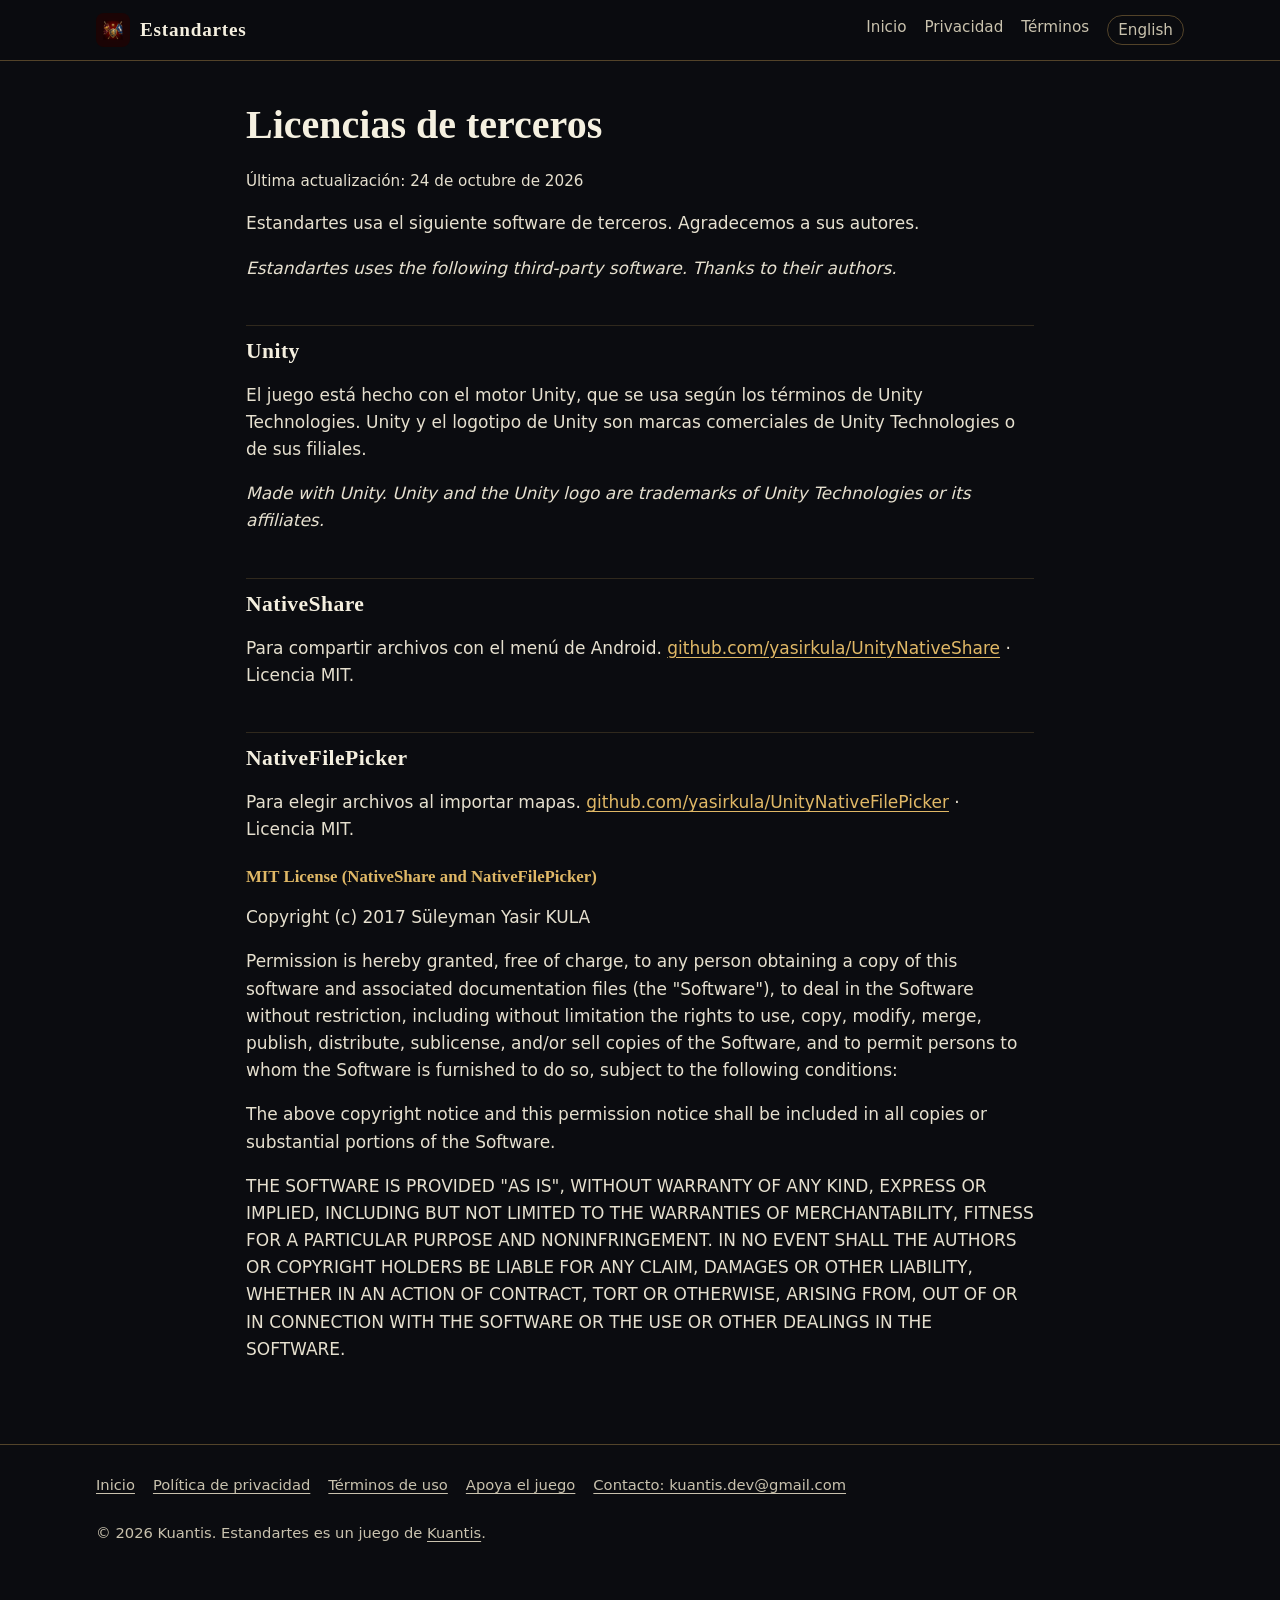
<file: licencias.html>
<!doctype html>
<html lang="es">
<head>
  <meta charset="utf-8">
  <meta name="viewport" content="width=device-width, initial-scale=1">
  <title>Licencias de terceros — Estandartes</title>
  <meta name="description" content="Software de terceros que usa el juego Estandartes y sus licencias. Third-party software licenses used by Estandartes.">
  <link rel="canonical" href="https://kuantis.github.io/estandartes/licencias.html">
  <meta name="theme-color" content="#0b0c10">
  <link rel="icon" type="image/png" sizes="32x32" href="assets/img/favicon-32.png">
  <link rel="stylesheet" href="assets/css/estilo.css">
</head>
<body>
  <a class="saltar" href="#contenido">Saltar al contenido</a>

  <header class="cabecera">
    <div class="contenedor">
      <a class="marca" href="./"><img src="assets/img/icono-192.png" alt="" width="34" height="34">Estandartes</a>
      <nav class="menu" aria-label="Principal">
        <a class="opcional" href="./">Inicio</a>
        <a href="privacidad.html">Privacidad</a>
        <a href="terminos.html">Términos</a>
        <a class="idioma" href="en/" hreflang="en" lang="en">English</a>
      </nav>
    </div>
  </header>

  <main id="contenido" class="legal">
    <div class="contenedor">
      <h1>Licencias de terceros</h1>
      <p class="fecha">Última actualización: 24 de octubre de 2026</p>
      <p>Estandartes usa el siguiente software de terceros. Agradecemos a sus autores.</p>
      <p lang="en"><em>Estandartes uses the following third-party software. Thanks to their authors.</em></p>

      <h2>Unity</h2>
      <p>El juego está hecho con el motor Unity, que se usa según los términos de Unity Technologies. Unity y el logotipo de Unity son marcas comerciales de Unity Technologies o de sus filiales.</p>
      <p lang="en"><em>Made with Unity. Unity and the Unity logo are trademarks of Unity Technologies or its affiliates.</em></p>

      <h2>NativeShare</h2>
      <p>Para compartir archivos con el menú de Android. <a href="https://github.com/yasirkula/UnityNativeShare" rel="noopener">github.com/yasirkula/UnityNativeShare</a> · Licencia MIT.</p>
      <h2>NativeFilePicker</h2>
      <p>Para elegir archivos al importar mapas. <a href="https://github.com/yasirkula/UnityNativeFilePicker" rel="noopener">github.com/yasirkula/UnityNativeFilePicker</a> · Licencia MIT.</p>

      <h3 lang="en">MIT License (NativeShare and NativeFilePicker)</h3>
      <div lang="en">
        <p>Copyright (c) 2017 Süleyman Yasir KULA</p>
        <p>Permission is hereby granted, free of charge, to any person obtaining a copy of this software and associated documentation files (the "Software"), to deal in the Software without restriction, including without limitation the rights to use, copy, modify, merge, publish, distribute, sublicense, and/or sell copies of the Software, and to permit persons to whom the Software is furnished to do so, subject to the following conditions:</p>
        <p>The above copyright notice and this permission notice shall be included in all copies or substantial portions of the Software.</p>
        <p>THE SOFTWARE IS PROVIDED "AS IS", WITHOUT WARRANTY OF ANY KIND, EXPRESS OR IMPLIED, INCLUDING BUT NOT LIMITED TO THE WARRANTIES OF MERCHANTABILITY, FITNESS FOR A PARTICULAR PURPOSE AND NONINFRINGEMENT. IN NO EVENT SHALL THE AUTHORS OR COPYRIGHT HOLDERS BE LIABLE FOR ANY CLAIM, DAMAGES OR OTHER LIABILITY, WHETHER IN AN ACTION OF CONTRACT, TORT OR OTHERWISE, ARISING FROM, OUT OF OR IN CONNECTION WITH THE SOFTWARE OR THE USE OR OTHER DEALINGS IN THE SOFTWARE.</p>
      </div>
    </div>
  </main>

  <footer class="pie">
    <div class="contenedor">
      <nav aria-label="Pie de página">
        <a href="./">Inicio</a>
        <a href="privacidad.html">Política de privacidad</a>
        <a href="terminos.html">Términos de uso</a>
        <a href="https://buymeacoffee.com/kuantis.dev" rel="noopener">Apoya el juego</a>
        <a href="mailto:kuantis.dev@gmail.com">Contacto: kuantis.dev@gmail.com</a>
      </nav>
      <p>© 2026 Kuantis. Estandartes es un juego de <a href="https://kuantisdev.com/" rel="noopener">Kuantis</a>.</p>
    </div>
  </footer>
</body>
</html>
</file>
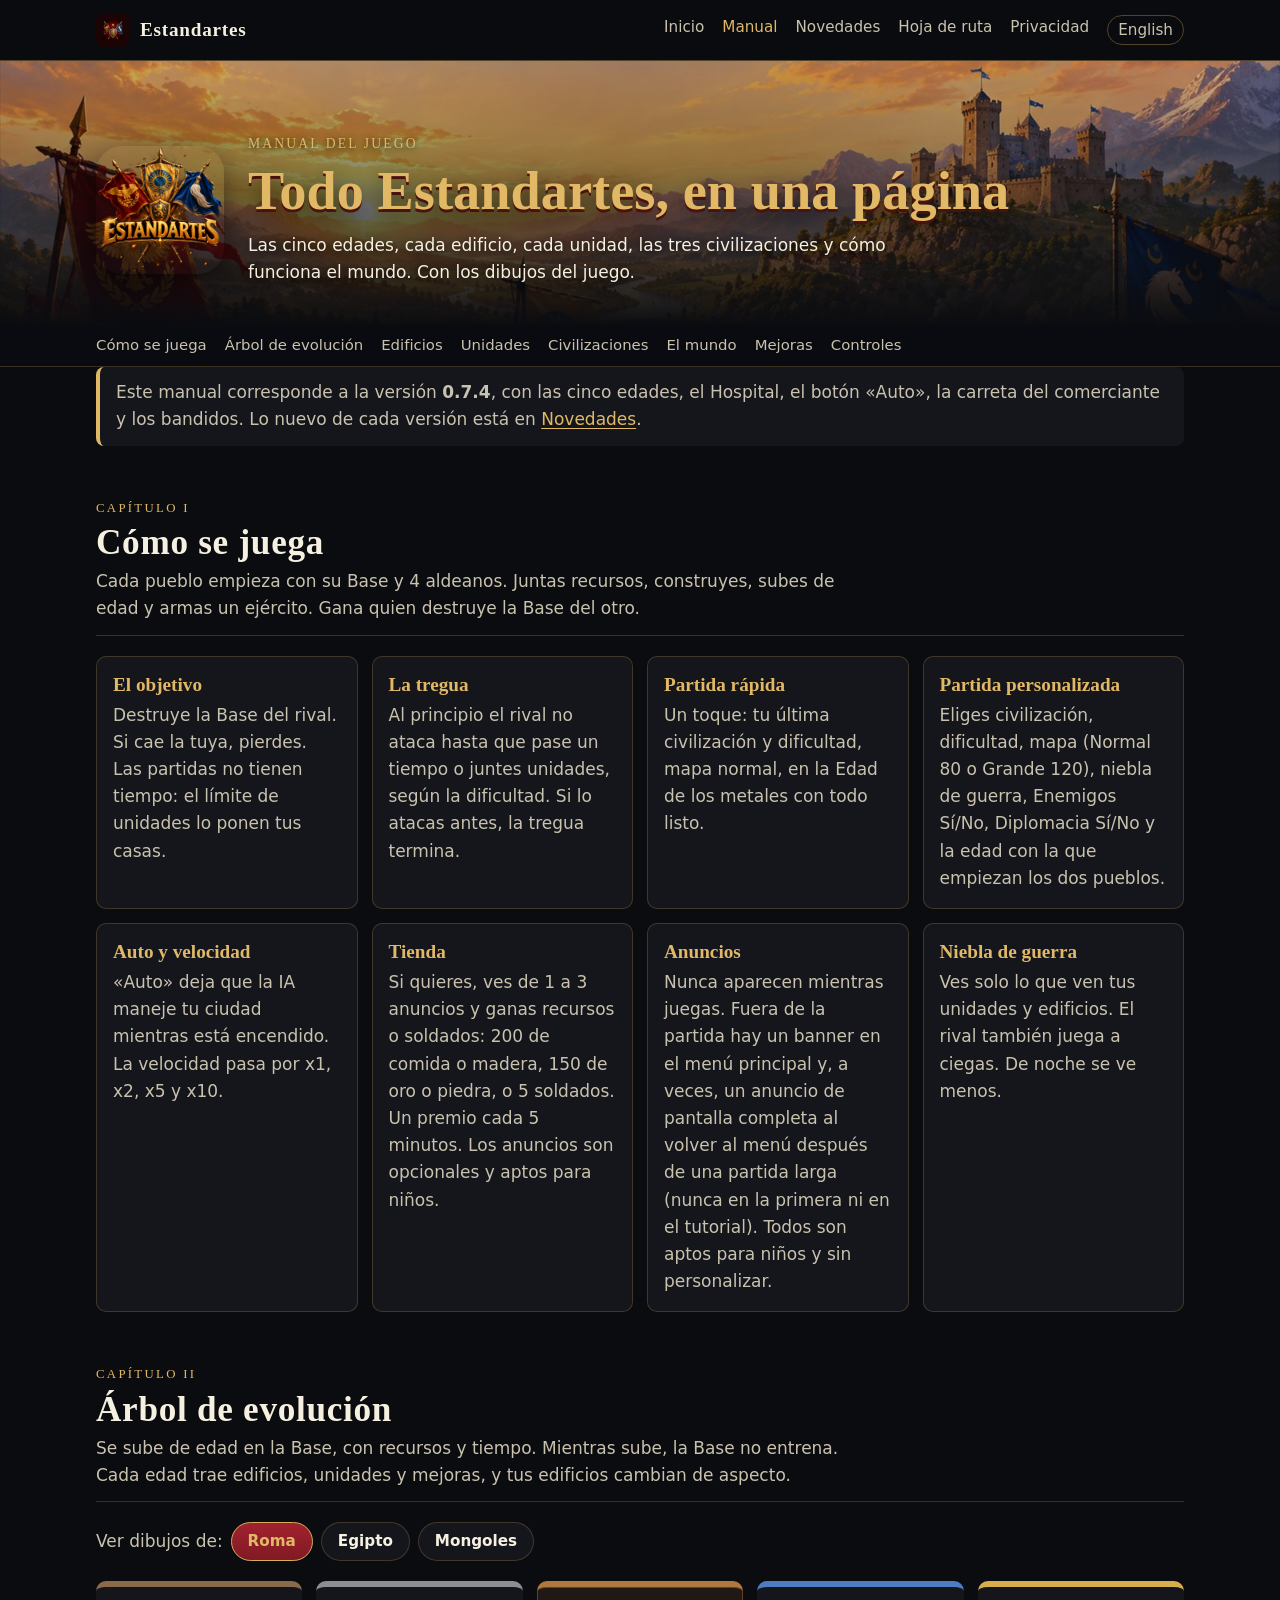
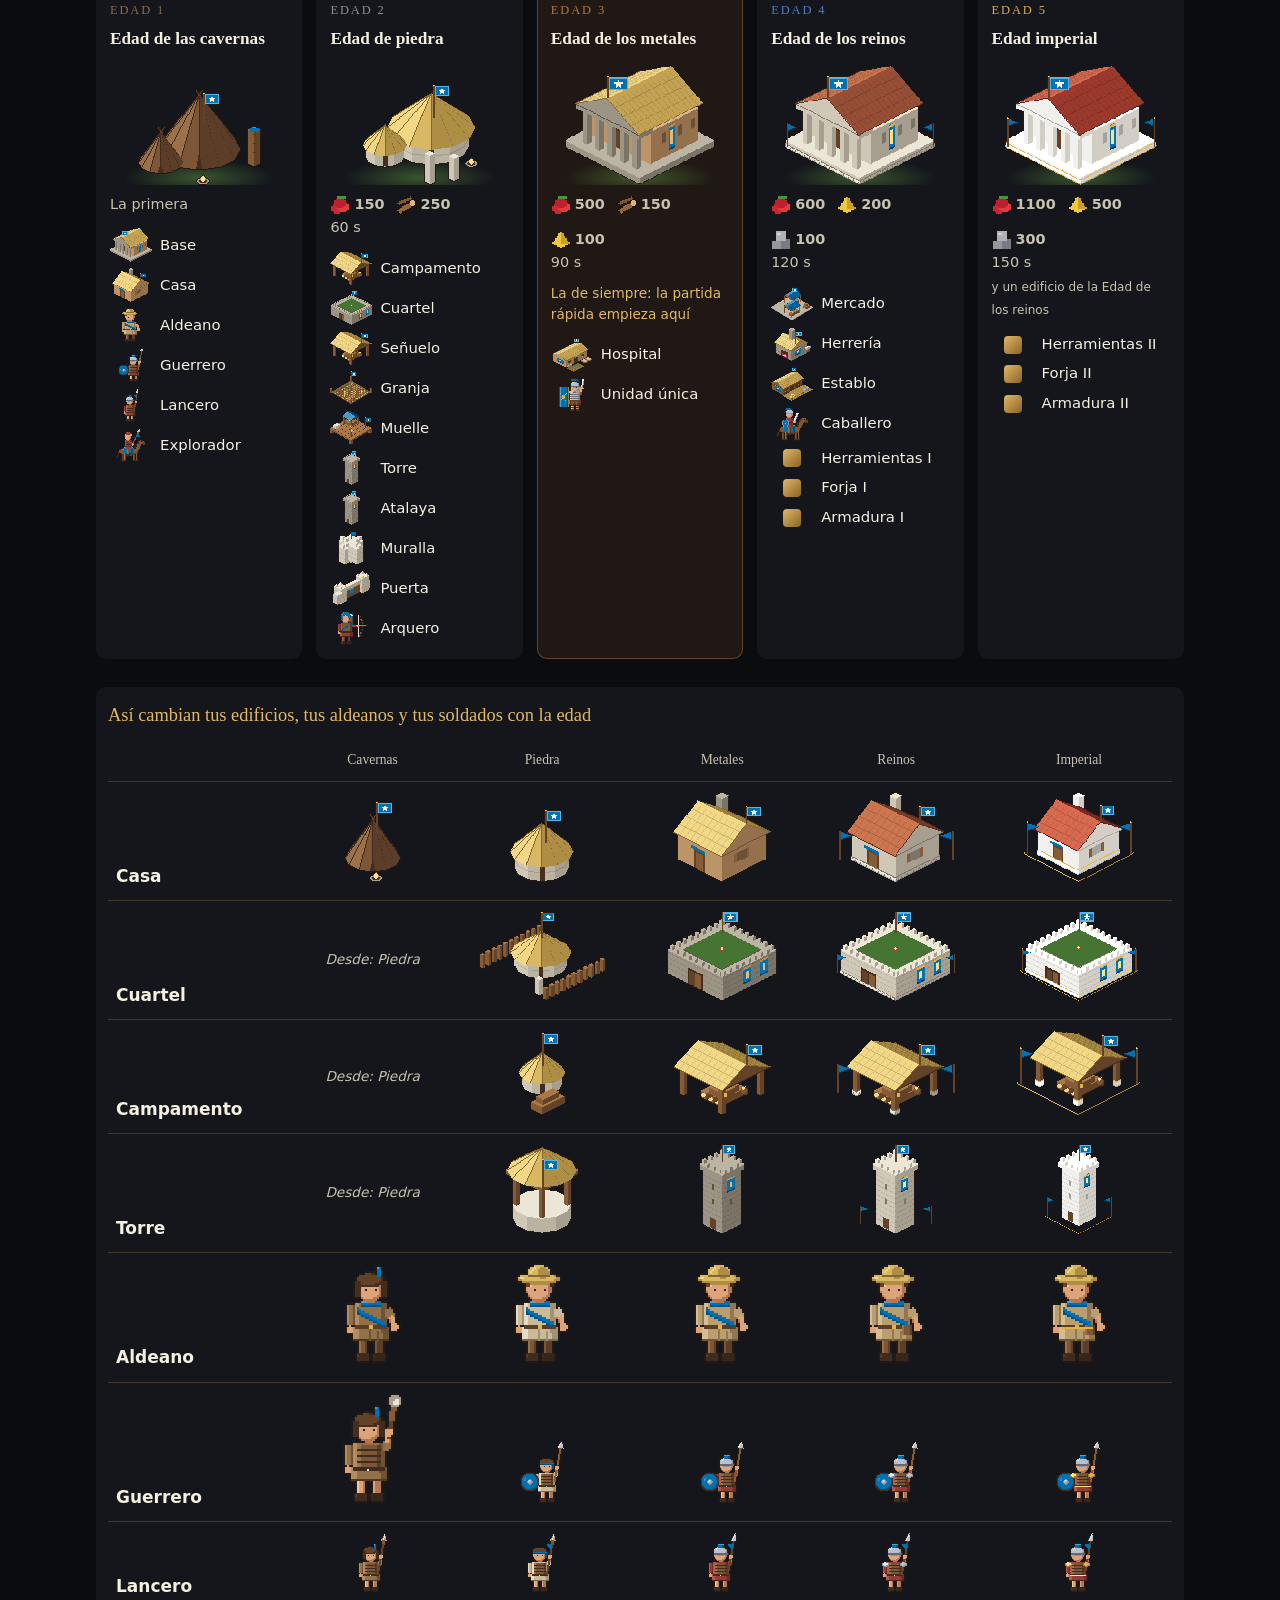
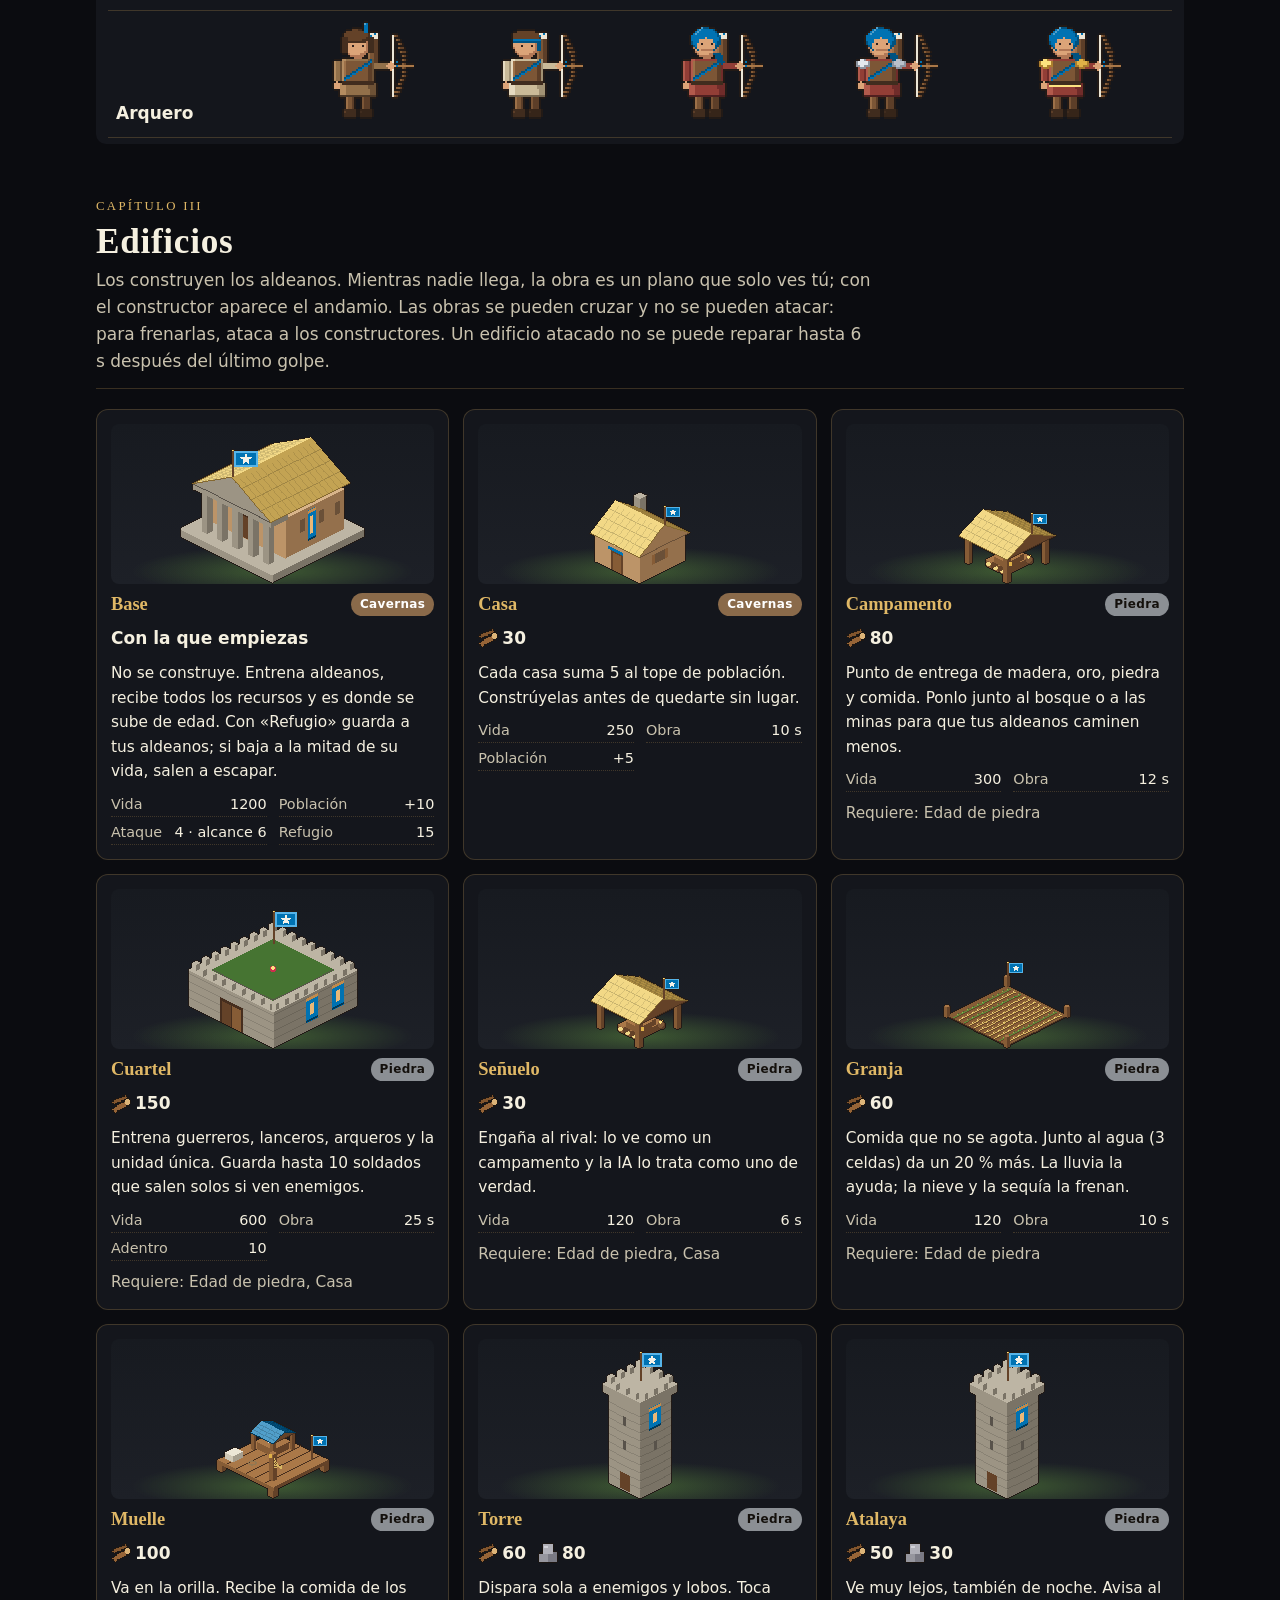
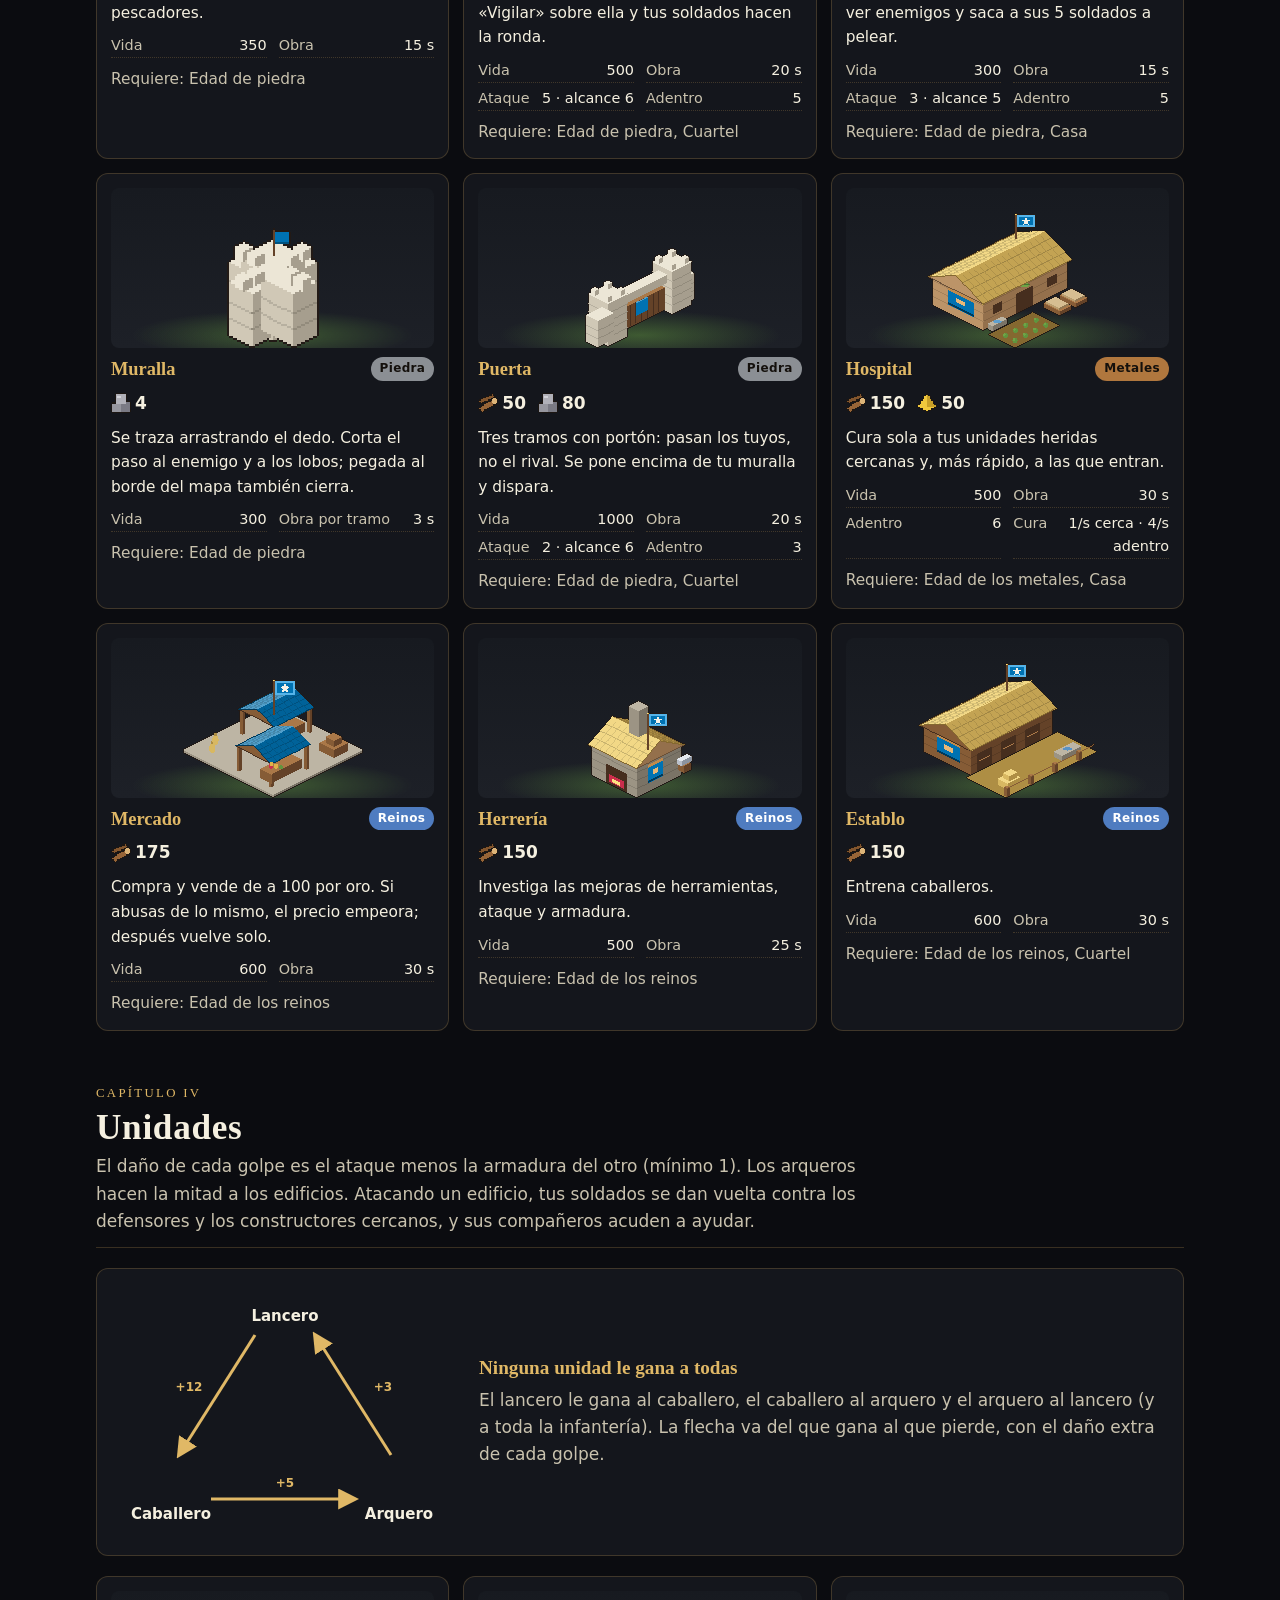
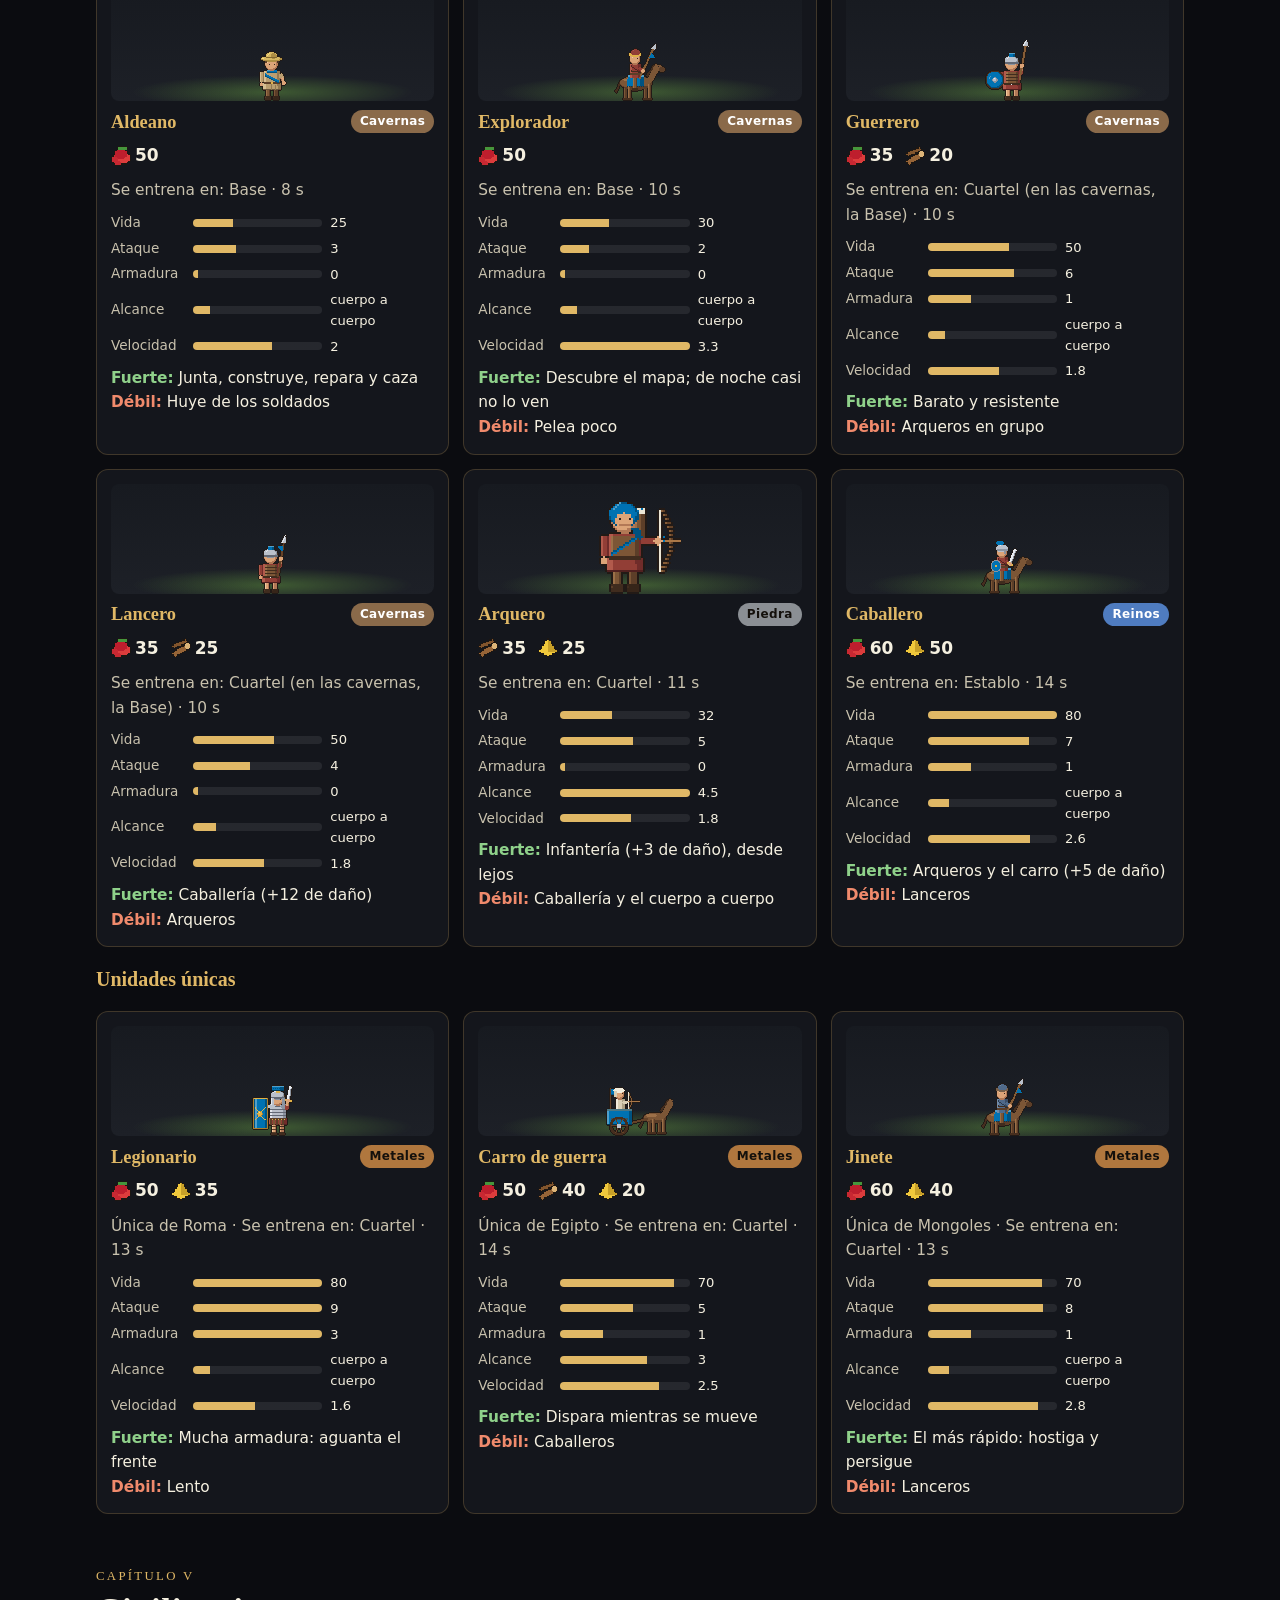
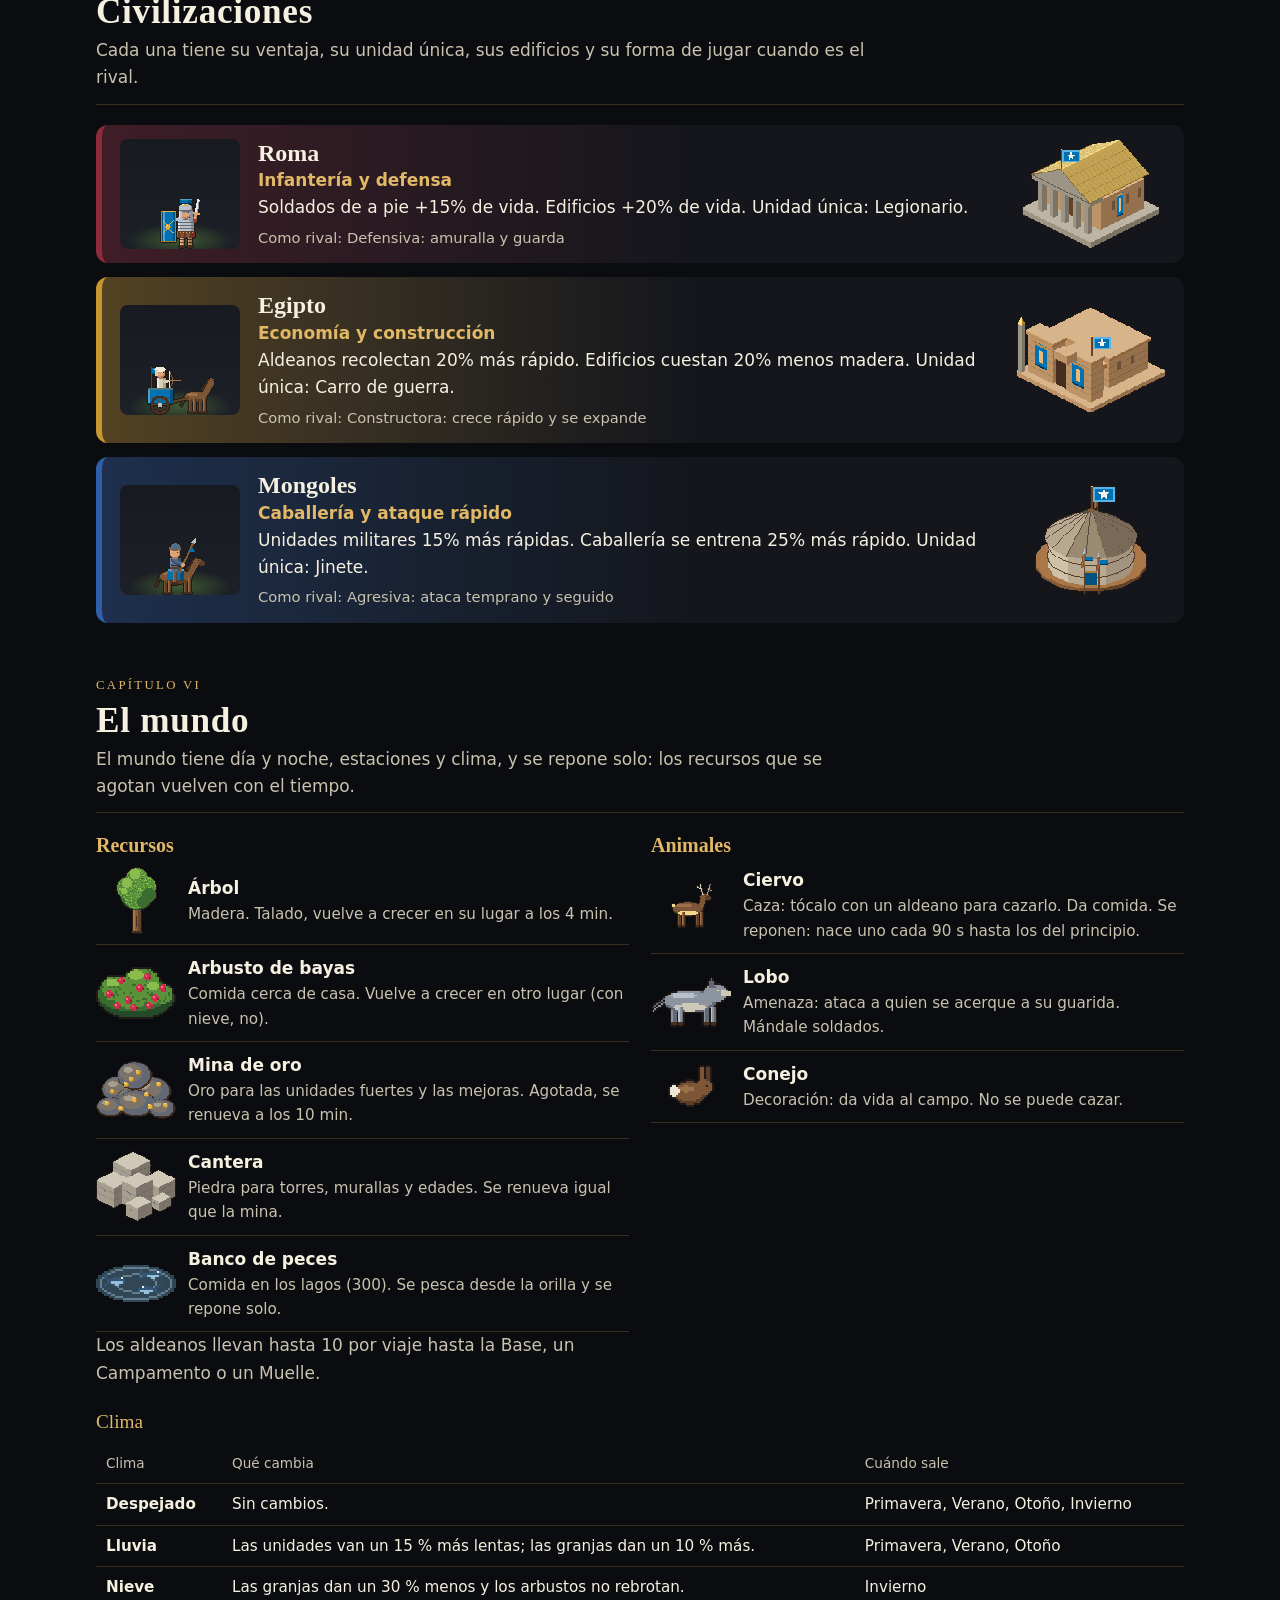
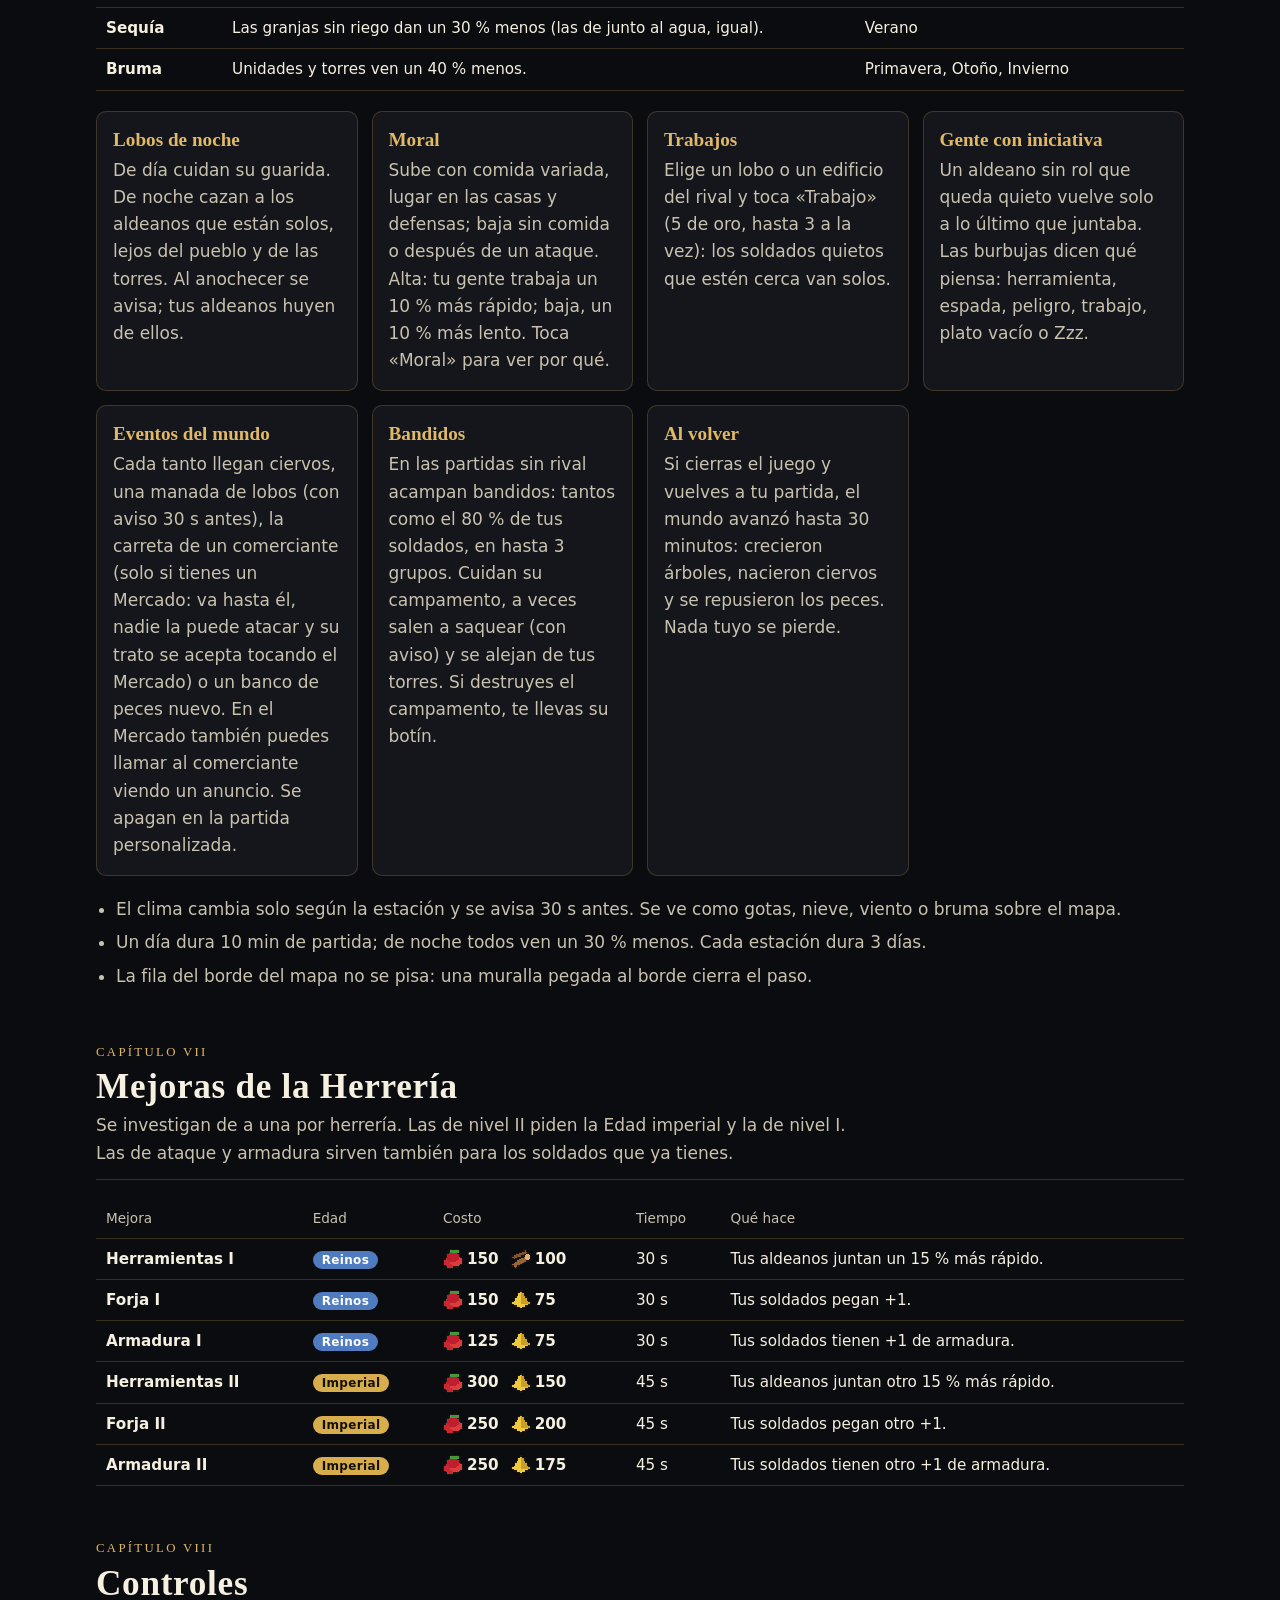
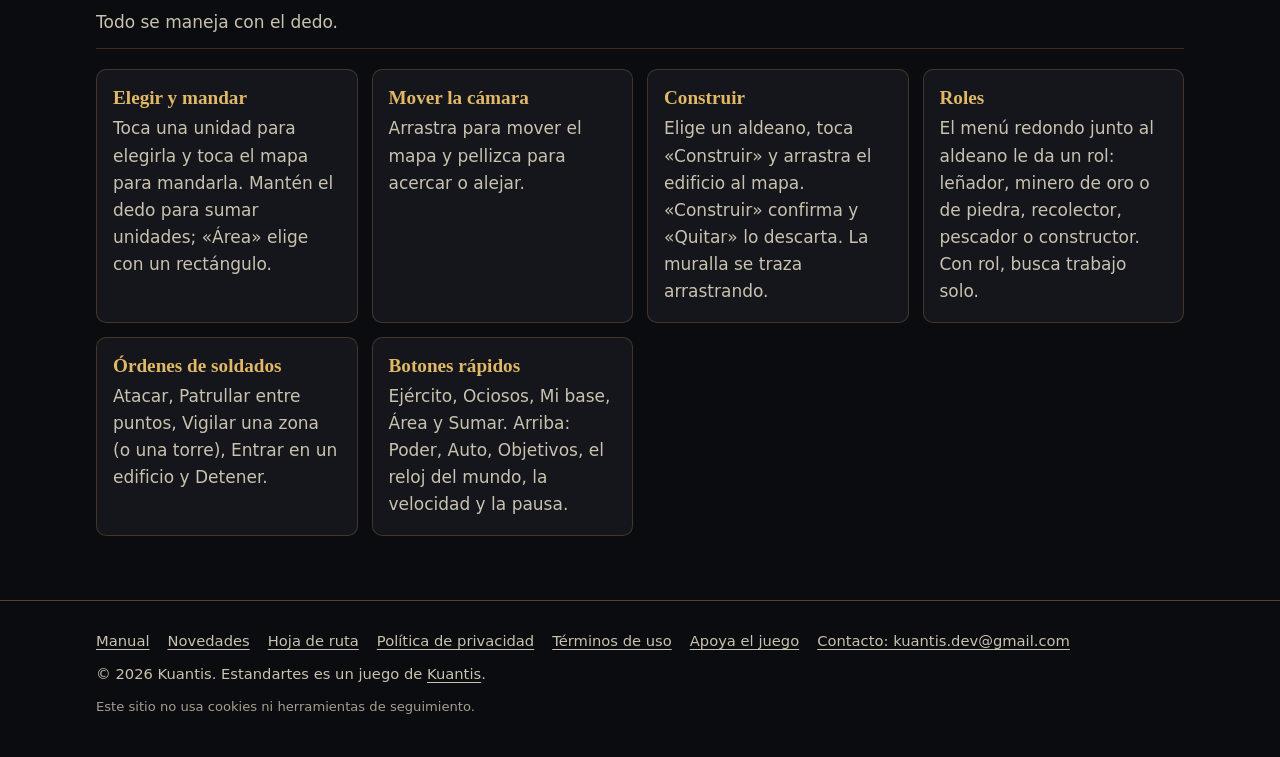
<file: manual.html>
<!doctype html>
<html lang="es">
<head>
  <meta charset="utf-8">
  <meta name="viewport" content="width=device-width, initial-scale=1">
  <title>Manual de Estandartes</title>
  <meta name="description" content="Las cinco edades, cada edificio, cada unidad, las civilizaciones y el mundo de Estandartes, con los dibujos del juego.">
  <link rel="canonical" href="https://kuantis.github.io/estandartes/manual.html">
  <meta property="og:type" content="website">
  <meta property="og:title" content="Manual de Estandartes">
  <meta property="og:description" content="Las cinco edades, cada edificio, cada unidad, las civilizaciones y el mundo de Estandartes, con los dibujos del juego.">
  <meta property="og:image" content="https://kuantis.github.io/estandartes/assets/img/portada.jpg">
  <meta property="og:url" content="https://kuantis.github.io/estandartes/manual.html">
  <meta property="og:locale" content="es_LA">
  <meta name="theme-color" content="#0b0c10">
  <link rel="icon" type="image/png" sizes="32x32" href="assets/img/favicon-32.png">
  <link rel="apple-touch-icon" href="assets/img/icono-192.png">
  <link rel="stylesheet" href="assets/css/estilo.css">
  <link rel="stylesheet" href="assets/css/manual.css">
</head>
<body class="sitio-manual">
  <a class="saltar" href="#contenido">Saltar al contenido</a>
  <header class="cabecera">
    <div class="contenedor">
      <a class="marca" href="./"><img src="assets/img/icono-192.png" alt="" width="34" height="34">Estandartes</a>
      <nav class="menu" aria-label="Principal">
        <a class="opcional" href="./">Inicio</a>
        <a href="manual.html" aria-current="page">Manual</a>
        <a href="novedades.html">Novedades</a>
        <a href="hoja-de-ruta.html">Hoja de ruta</a>
        <a class="opcional" href="privacidad.html">Privacidad</a>
        <a class="idioma" href="en/" hreflang="en" lang="en">English</a>
      </nav>
    </div>
  </header>
  <main id="contenido">
<section class="estandarte">
    <div class="contenedor">
      <img class="escudo" src="assets/img/logo.png" alt="Escudo de Estandartes: un león dorado entre dos estandartes" width="128" height="128">
      <div>
        <p class="kicker">Manual del juego</p>
        <h1>Todo Estandartes, en una página</h1>
        <p class="lema-m">Las cinco edades, cada edificio, cada unidad, las tres civilizaciones y cómo funciona el mundo. Con los dibujos del juego.</p>
      </div>
    </div>
  </section>
  <nav class="m-indice" aria-label="Capítulos del manual">
    <div class="contenedor"><ul>
      <li><a href="#partida">Cómo se juega</a></li>
      <li><a href="#edades">Árbol de evolución</a></li>
      <li><a href="#edificios">Edificios</a></li>
      <li><a href="#unidades">Unidades</a></li>
      <li><a href="#civilizaciones">Civilizaciones</a></li>
      <li><a href="#mundo">El mundo</a></li>
      <li><a href="#mejoras">Mejoras</a></li>
      <li><a href="#controles">Controles</a></li>
    </ul></div>
  </nav>
  <div class="contenedor manual">
  <p class="aviso">Este manual corresponde a la versión <strong>0.7.4</strong>, con las cinco edades, el Hospital, el botón «Auto», la carreta del comerciante y los bandidos. Lo nuevo de cada versión está en <a href="novedades.html">Novedades</a>.</p>

  <section class="capitulo" id="partida">
    <div class="titulo"><span class="cap">Capítulo I</span><h2>Cómo se juega</h2>
      <p>Cada pueblo empieza con su Base y 4 aldeanos. Juntas recursos, construyes, subes de edad y armas un ejército. Gana quien destruye la Base del otro.</p></div>
    <div class="reglas">
      <div class="regla"><h3>El objetivo</h3><p>Destruye la Base del rival. Si cae la tuya, pierdes. Las partidas no tienen tiempo: el límite de unidades lo ponen tus casas.</p></div>
      <div class="regla"><h3>La tregua</h3><p>Al principio el rival no ataca hasta que pase un tiempo o juntes unidades, según la dificultad. Si lo atacas antes, la tregua termina.</p></div>
      <div class="regla"><h3>Partida rápida</h3><p>Un toque: tu última civilización y dificultad, mapa normal, en la Edad de los metales con todo listo.</p></div>
      <div class="regla"><h3>Partida personalizada</h3><p>Eliges civilización, dificultad, mapa (Normal 80 o Grande 120), niebla de guerra, Enemigos Sí/No, Diplomacia Sí/No y la edad con la que empiezan los dos pueblos.</p></div>
      <div class="regla"><h3>Auto y velocidad</h3><p>«Auto» deja que la IA maneje tu ciudad mientras está encendido. La velocidad pasa por x1, x2, x5 y x10.</p></div>
      <div class="regla"><h3>Tienda</h3><p>Si quieres, ves de 1 a 3 anuncios y ganas recursos o soldados: 200 de comida o madera, 150 de oro o piedra, o 5 soldados. Un premio cada 5 minutos. Los anuncios son opcionales y aptos para niños.</p></div>
      <div class="regla"><h3>Anuncios</h3><p>Nunca aparecen mientras juegas. Fuera de la partida hay un banner en el menú principal y, a veces, un anuncio de pantalla completa al volver al menú después de una partida larga (nunca en la primera ni en el tutorial). Todos son aptos para niños y sin personalizar.</p></div>
      <div class="regla"><h3>Niebla de guerra</h3><p>Ves solo lo que ven tus unidades y edificios. El rival también juega a ciegas. De noche se ve menos.</p></div>
    </div>
  </section>

  <section class="capitulo" id="edades">
    <div class="titulo"><span class="cap">Capítulo II</span><h2>Árbol de evolución</h2>
      <p>Se sube de edad en la Base, con recursos y tiempo. Mientras sube, la Base no entrena. Cada edad trae edificios, unidades y mejoras, y tus edificios cambian de aspecto.</p></div>
    <div class="civsel" role="group" aria-label="Ver los dibujos de"><span>Ver dibujos de:</span><button type="button" data-civsel="roma" aria-pressed="true">Roma</button><button type="button" data-civsel="egipto" aria-pressed="false">Egipto</button><button type="button" data-civsel="mongoles" aria-pressed="false">Mongoles</button></div>
    <div class="arbol"><section class="columna e1">
  <p class="num">Edad 1</p>
  <h3>Edad de las cavernas</h3>
  <div class="base"><img class="px" src="assets/img/manual/edad1_roma_centro.png" style="height:96px;width:auto" alt="Base en la Edad de las cavernas" data-civ="edad1_{c}_centro.png"></div>
  <p class="como">La primera</p>
  
  <ul><li><img class="px" src="assets/img/manual/bld_roma_centro.png" style="height:34px;width:auto" alt="Base" data-civ="bld_{c}_centro.png"><span>Base</span></li><li><img class="px" src="assets/img/manual/bld_roma_casa.png" style="height:34px;width:auto" alt="Casa" data-civ="bld_{c}_casa.png"><span>Casa</span></li><li><img class="px" src="assets/img/manual/uni_roma_aldeano.png" style="height:34px;width:auto" alt="Aldeano" data-civ="uni_{c}_aldeano.png"><span>Aldeano</span></li><li><img class="px" src="assets/img/manual/uni_roma_guerrero.png" style="height:34px;width:auto" alt="Guerrero" data-civ="uni_{c}_guerrero.png"><span>Guerrero</span></li><li><img class="px" src="assets/img/manual/uni_roma_lancero.png" style="height:34px;width:auto" alt="Lancero" data-civ="uni_{c}_lancero.png"><span>Lancero</span></li><li><img class="px" src="assets/img/manual/uni_roma_explorador.png" style="height:34px;width:auto" alt="Explorador" data-civ="uni_{c}_explorador.png"><span>Explorador</span></li></ul>
</section><section class="columna e2">
  <p class="num">Edad 2</p>
  <h3>Edad de piedra</h3>
  <div class="base"><img class="px" src="assets/img/manual/edad2_roma_centro.png" style="height:101px;width:auto" alt="Base en la Edad de piedra" data-civ="edad2_{c}_centro.png"></div>
  <p class="como"><span class="costos"><span class="costo"><img class="px ico" src="assets/img/manual/ico_food.png" width="20" height="20" alt="Comida">150</span><span class="costo"><img class="px ico" src="assets/img/manual/ico_wood.png" width="20" height="20" alt="Madera">250</span></span> <span class="seg">60 s</span></p>
  
  <ul><li><img class="px" src="assets/img/manual/bld_roma_campamento.png" style="height:34px;width:auto" alt="Campamento" data-civ="bld_{c}_campamento.png"><span>Campamento</span></li><li><img class="px" src="assets/img/manual/bld_roma_cuartel.png" style="height:34px;width:auto" alt="Cuartel" data-civ="bld_{c}_cuartel.png"><span>Cuartel</span></li><li><img class="px" src="assets/img/manual/bld_roma_senuelo.png" style="height:34px;width:auto" alt="Señuelo" data-civ="bld_{c}_senuelo.png"><span>Señuelo</span></li><li><img class="px" src="assets/img/manual/bld_roma_granja.png" style="height:34px;width:auto" alt="Granja" data-civ="bld_{c}_granja.png"><span>Granja</span></li><li><img class="px" src="assets/img/manual/bld_roma_muelle.png" style="height:34px;width:auto" alt="Muelle" data-civ="bld_{c}_muelle.png"><span>Muelle</span></li><li><img class="px" src="assets/img/manual/bld_roma_torre.png" style="height:34px;width:auto" alt="Torre" data-civ="bld_{c}_torre.png"><span>Torre</span></li><li><img class="px" src="assets/img/manual/bld_roma_atalaya.png" style="height:34px;width:auto" alt="Atalaya" data-civ="bld_{c}_atalaya.png"><span>Atalaya</span></li><li><img class="px" src="assets/img/manual/bld_roma_muralla.png" style="height:34px;width:auto" alt="Muralla" data-civ="bld_{c}_muralla.png"><span>Muralla</span></li><li><img class="px" src="assets/img/manual/bld_roma_puerta.png" style="height:34px;width:auto" alt="Puerta" data-civ="bld_{c}_puerta.png"><span>Puerta</span></li><li><img class="px" src="assets/img/manual/uni_roma_arquero.png" style="height:34px;width:auto" alt="Arquero" data-civ="uni_{c}_arquero.png"><span>Arquero</span></li></ul>
</section><section class="columna e3">
  <p class="num">Edad 3</p>
  <h3>Edad de los metales</h3>
  <div class="base"><img class="px" src="assets/img/manual/edad3_roma_centro.png" style="height:120px;width:auto" alt="Base en la Edad de los metales" data-civ="edad3_{c}_centro.png"></div>
  <p class="como"><span class="costos"><span class="costo"><img class="px ico" src="assets/img/manual/ico_food.png" width="20" height="20" alt="Comida">500</span><span class="costo"><img class="px ico" src="assets/img/manual/ico_wood.png" width="20" height="20" alt="Madera">150</span><span class="costo"><img class="px ico" src="assets/img/manual/ico_gold.png" width="20" height="20" alt="Oro">100</span></span> <span class="seg">90 s</span></p>
  <p class="siempre">La de siempre: la partida rápida empieza aquí</p>
  <ul><li><img class="px" src="assets/img/manual/bld_roma_hospital.png" style="height:34px;width:auto" alt="Hospital" data-civ="bld_{c}_hospital.png"><span>Hospital</span></li><li><img class="px" src="assets/img/manual/uni_roma_legionario.png" style="height:34px;width:auto" alt="Unidad única" data-civ="uni_{c}_@unica.png"><span>Unidad única</span></li></ul>
</section><section class="columna e4">
  <p class="num">Edad 4</p>
  <h3>Edad de los reinos</h3>
  <div class="base"><img class="px" src="assets/img/manual/edad4_roma_centro.png" style="height:120px;width:auto" alt="Base en la Edad de los reinos" data-civ="edad4_{c}_centro.png"></div>
  <p class="como"><span class="costos"><span class="costo"><img class="px ico" src="assets/img/manual/ico_food.png" width="20" height="20" alt="Comida">600</span><span class="costo"><img class="px ico" src="assets/img/manual/ico_gold.png" width="20" height="20" alt="Oro">200</span><span class="costo"><img class="px ico" src="assets/img/manual/ico_stone.png" width="20" height="20" alt="Piedra">100</span></span> <span class="seg">120 s</span></p>
  
  <ul><li><img class="px" src="assets/img/manual/bld_roma_mercado.png" style="height:34px;width:auto" alt="Mercado" data-civ="bld_{c}_mercado.png"><span>Mercado</span></li><li><img class="px" src="assets/img/manual/bld_roma_herreria.png" style="height:34px;width:auto" alt="Herrería" data-civ="bld_{c}_herreria.png"><span>Herrería</span></li><li><img class="px" src="assets/img/manual/bld_roma_establo.png" style="height:34px;width:auto" alt="Establo" data-civ="bld_{c}_establo.png"><span>Establo</span></li><li><img class="px" src="assets/img/manual/uni_roma_caballero.png" style="height:34px;width:auto" alt="Caballero" data-civ="uni_{c}_caballero.png"><span>Caballero</span></li><li><span class="martillo" aria-hidden="true"></span><span>Herramientas I</span></li><li><span class="martillo" aria-hidden="true"></span><span>Forja I</span></li><li><span class="martillo" aria-hidden="true"></span><span>Armadura I</span></li></ul>
</section><section class="columna e5">
  <p class="num">Edad 5</p>
  <h3>Edad imperial</h3>
  <div class="base"><img class="px" src="assets/img/manual/edad5_roma_centro.png" style="height:120px;width:auto" alt="Base en la Edad imperial" data-civ="edad5_{c}_centro.png"></div>
  <p class="como"><span class="costos"><span class="costo"><img class="px ico" src="assets/img/manual/ico_food.png" width="20" height="20" alt="Comida">1100</span><span class="costo"><img class="px ico" src="assets/img/manual/ico_gold.png" width="20" height="20" alt="Oro">500</span><span class="costo"><img class="px ico" src="assets/img/manual/ico_stone.png" width="20" height="20" alt="Piedra">300</span></span> <span class="seg">150 s</span><br><small>y un edificio de la Edad de los reinos</small></p>
  
  <ul><li><span class="martillo" aria-hidden="true"></span><span>Herramientas II</span></li><li><span class="martillo" aria-hidden="true"></span><span>Forja II</span></li><li><span class="martillo" aria-hidden="true"></span><span>Armadura II</span></li></ul>
</section></div>
    <div class="tira"><table>
      <caption>Así cambian tus edificios, tus aldeanos y tus soldados con la edad</caption>
      <thead><tr><th></th><th scope="col">Cavernas</th><th scope="col">Piedra</th><th scope="col">Metales</th><th scope="col">Reinos</th><th scope="col">Imperial</th></tr></thead>
      <tbody><tr><th scope="row">Casa</th><td><img class="px" src="assets/img/manual/edad1_roma_casa.png" style="height:81px;width:auto" alt="Casa, Cavernas" data-civ="edad1_{c}_casa.png"></td><td><img class="px" src="assets/img/manual/edad2_roma_casa.png" style="height:73px;width:auto" alt="Casa, Piedra" data-civ="edad2_{c}_casa.png"></td><td><img class="px" src="assets/img/manual/edad3_roma_casa.png" style="height:90px;width:auto" alt="Casa, Metales" data-civ="edad3_{c}_casa.png"></td><td><img class="px" src="assets/img/manual/edad4_roma_casa.png" style="height:90px;width:auto" alt="Casa, Reinos" data-civ="edad4_{c}_casa.png"></td><td><img class="px" src="assets/img/manual/edad5_roma_casa.png" style="height:90px;width:auto" alt="Casa, Imperial" data-civ="edad5_{c}_casa.png"></td></tr><tr><th scope="row">Cuartel</th><td class="aun-no">Desde: Piedra</td><td><img class="px" src="assets/img/manual/edad2_roma_cuartel.png" style="height:90px;width:auto" alt="Cuartel, Piedra" data-civ="edad2_{c}_cuartel.png"></td><td><img class="px" src="assets/img/manual/edad3_roma_cuartel.png" style="height:90px;width:auto" alt="Cuartel, Metales" data-civ="edad3_{c}_cuartel.png"></td><td><img class="px" src="assets/img/manual/edad4_roma_cuartel.png" style="height:90px;width:auto" alt="Cuartel, Reinos" data-civ="edad4_{c}_cuartel.png"></td><td><img class="px" src="assets/img/manual/edad5_roma_cuartel.png" style="height:90px;width:auto" alt="Cuartel, Imperial" data-civ="edad5_{c}_cuartel.png"></td></tr><tr><th scope="row">Campamento</th><td class="aun-no">Desde: Piedra</td><td><img class="px" src="assets/img/manual/edad2_roma_campamento.png" style="height:83px;width:auto" alt="Campamento, Piedra" data-civ="edad2_{c}_campamento.png"></td><td><img class="px" src="assets/img/manual/edad3_roma_campamento.png" style="height:76px;width:auto" alt="Campamento, Metales" data-civ="edad3_{c}_campamento.png"></td><td><img class="px" src="assets/img/manual/edad4_roma_campamento.png" style="height:76px;width:auto" alt="Campamento, Reinos" data-civ="edad4_{c}_campamento.png"></td><td><img class="px" src="assets/img/manual/edad5_roma_campamento.png" style="height:85px;width:auto" alt="Campamento, Imperial" data-civ="edad5_{c}_campamento.png"></td></tr><tr><th scope="row">Torre</th><td class="aun-no">Desde: Piedra</td><td><img class="px" src="assets/img/manual/edad2_roma_torre.png" style="height:88px;width:auto" alt="Torre, Piedra" data-civ="edad2_{c}_torre.png"></td><td><img class="px" src="assets/img/manual/edad3_roma_torre.png" style="height:90px;width:auto" alt="Torre, Metales" data-civ="edad3_{c}_torre.png"></td><td><img class="px" src="assets/img/manual/edad4_roma_torre.png" style="height:90px;width:auto" alt="Torre, Reinos" data-civ="edad4_{c}_torre.png"></td><td><img class="px" src="assets/img/manual/edad5_roma_torre.png" style="height:90px;width:auto" alt="Torre, Imperial" data-civ="edad5_{c}_torre.png"></td></tr><tr><th scope="row">Aldeano</th><td><img class="px" src="assets/img/manual/edad1_roma_aldeano.png" style="height:98px;width:auto" alt="Aldeano, Cavernas" data-civ="edad1_{c}_aldeano.png"></td><td><img class="px" src="assets/img/manual/edad2_roma_aldeano.png" style="height:100px;width:auto" alt="Aldeano, Piedra" data-civ="edad2_{c}_aldeano.png"></td><td><img class="px" src="assets/img/manual/edad3_roma_aldeano.png" style="height:100px;width:auto" alt="Aldeano, Metales" data-civ="edad3_{c}_aldeano.png"></td><td><img class="px" src="assets/img/manual/edad4_roma_aldeano.png" style="height:100px;width:auto" alt="Aldeano, Reinos" data-civ="edad4_{c}_aldeano.png"></td><td><img class="px" src="assets/img/manual/edad5_roma_aldeano.png" style="height:100px;width:auto" alt="Aldeano, Imperial" data-civ="edad5_{c}_aldeano.png"></td></tr><tr><th scope="row">Guerrero</th><td><img class="px" src="assets/img/manual/edad1_roma_guerrero.png" style="height:110px;width:auto" alt="Guerrero, Cavernas" data-civ="edad1_{c}_guerrero.png"></td><td><img class="px" src="assets/img/manual/edad2_roma_guerrero.png" style="height:61px;width:auto" alt="Guerrero, Piedra" data-civ="edad2_{c}_guerrero.png"></td><td><img class="px" src="assets/img/manual/edad3_roma_guerrero.png" style="height:61px;width:auto" alt="Guerrero, Metales" data-civ="edad3_{c}_guerrero.png"></td><td><img class="px" src="assets/img/manual/edad4_roma_guerrero.png" style="height:61px;width:auto" alt="Guerrero, Reinos" data-civ="edad4_{c}_guerrero.png"></td><td><img class="px" src="assets/img/manual/edad5_roma_guerrero.png" style="height:61px;width:auto" alt="Guerrero, Imperial" data-civ="edad5_{c}_guerrero.png"></td></tr><tr><th scope="row">Lancero</th><td><img class="px" src="assets/img/manual/edad1_roma_lancero.png" style="height:59px;width:auto" alt="Lancero, Cavernas" data-civ="edad1_{c}_lancero.png"></td><td><img class="px" src="assets/img/manual/edad2_roma_lancero.png" style="height:59px;width:auto" alt="Lancero, Piedra" data-civ="edad2_{c}_lancero.png"></td><td><img class="px" src="assets/img/manual/edad3_roma_lancero.png" style="height:60px;width:auto" alt="Lancero, Metales" data-civ="edad3_{c}_lancero.png"></td><td><img class="px" src="assets/img/manual/edad4_roma_lancero.png" style="height:60px;width:auto" alt="Lancero, Reinos" data-civ="edad4_{c}_lancero.png"></td><td><img class="px" src="assets/img/manual/edad5_roma_lancero.png" style="height:60px;width:auto" alt="Lancero, Imperial" data-civ="edad5_{c}_lancero.png"></td></tr><tr><th scope="row">Arquero</th><td><img class="px" src="assets/img/manual/edad1_roma_arquero.png" style="height:98px;width:auto" alt="Arquero, Cavernas" data-civ="edad1_{c}_arquero.png"></td><td><img class="px" src="assets/img/manual/edad2_roma_arquero.png" style="height:90px;width:auto" alt="Arquero, Piedra" data-civ="edad2_{c}_arquero.png"></td><td><img class="px" src="assets/img/manual/edad3_roma_arquero.png" style="height:94px;width:auto" alt="Arquero, Metales" data-civ="edad3_{c}_arquero.png"></td><td><img class="px" src="assets/img/manual/edad4_roma_arquero.png" style="height:94px;width:auto" alt="Arquero, Reinos" data-civ="edad4_{c}_arquero.png"></td><td><img class="px" src="assets/img/manual/edad5_roma_arquero.png" style="height:94px;width:auto" alt="Arquero, Imperial" data-civ="edad5_{c}_arquero.png"></td></tr></tbody>
    </table></div>
  </section>

  <section class="capitulo" id="edificios">
    <div class="titulo"><span class="cap">Capítulo III</span><h2>Edificios</h2>
      <p>Los construyen los aldeanos. Mientras nadie llega, la obra es un plano que solo ves tú; con el constructor aparece el andamio. Las obras se pueden cruzar y no se pueden atacar: para frenarlas, ataca a los constructores. Un edificio atacado no se puede reparar hasta 6 s después del último golpe.</p></div>
    <div class="cartas"><article class="carta edificio">
  <div class="lamina"><img class="px" src="assets/img/manual/bld_roma_centro.png" style="height:148px;width:auto" alt="Base" data-civ="bld_{c}_centro.png"></div>
  <header><h3>Base</h3><span class="edad e1" title="Edad de las cavernas">Cavernas</span></header>
  <span class="costos">Con la que empiezas</span>
  <p>No se construye. Entrena aldeanos, recibe todos los recursos y es donde se sube de edad. Con «Refugio» guarda a tus aldeanos; si baja a la mitad de su vida, salen a escapar.</p>
  <dl class="datos"><div><dt>Vida</dt><dd>1200</dd></div><div><dt>Población</dt><dd>+10</dd></div><div><dt>Ataque</dt><dd>4 · alcance 6</dd></div><div><dt>Refugio</dt><dd>15</dd></div></dl>
  
</article><article class="carta edificio">
  <div class="lamina"><img class="px" src="assets/img/manual/bld_roma_casa.png" style="height:92px;width:auto" alt="Casa" data-civ="bld_{c}_casa.png"></div>
  <header><h3>Casa</h3><span class="edad e1" title="Edad de las cavernas">Cavernas</span></header>
  <span class="costos"><span class="costo"><img class="px ico" src="assets/img/manual/ico_wood.png" width="20" height="20" alt="Madera">30</span></span>
  <p>Cada casa suma 5 al tope de población. Constrúyelas antes de quedarte sin lugar.</p>
  <dl class="datos"><div><dt>Vida</dt><dd>250</dd></div><div><dt>Obra</dt><dd>10 s</dd></div><div><dt>Población</dt><dd>+5</dd></div></dl>
  
</article><article class="carta edificio">
  <div class="lamina"><img class="px" src="assets/img/manual/bld_roma_campamento.png" style="height:76px;width:auto" alt="Campamento" data-civ="bld_{c}_campamento.png"></div>
  <header><h3>Campamento</h3><span class="edad e2" title="Edad de piedra">Piedra</span></header>
  <span class="costos"><span class="costo"><img class="px ico" src="assets/img/manual/ico_wood.png" width="20" height="20" alt="Madera">80</span></span>
  <p>Punto de entrega de madera, oro, piedra y comida. Ponlo junto al bosque o a las minas para que tus aldeanos caminen menos.</p>
  <dl class="datos"><div><dt>Vida</dt><dd>300</dd></div><div><dt>Obra</dt><dd>12 s</dd></div></dl>
  <p class="req">Requiere: Edad de piedra</p>
</article><article class="carta edificio">
  <div class="lamina"><img class="px" src="assets/img/manual/bld_roma_cuartel.png" style="height:139px;width:auto" alt="Cuartel" data-civ="bld_{c}_cuartel.png"></div>
  <header><h3>Cuartel</h3><span class="edad e2" title="Edad de piedra">Piedra</span></header>
  <span class="costos"><span class="costo"><img class="px ico" src="assets/img/manual/ico_wood.png" width="20" height="20" alt="Madera">150</span></span>
  <p>Entrena guerreros, lanceros, arqueros y la unidad única. Guarda hasta 10 soldados que salen solos si ven enemigos.</p>
  <dl class="datos"><div><dt>Vida</dt><dd>600</dd></div><div><dt>Obra</dt><dd>25 s</dd></div><div><dt>Adentro</dt><dd>10</dd></div></dl>
  <p class="req">Requiere: Edad de piedra, Casa</p>
</article><article class="carta edificio">
  <div class="lamina"><img class="px" src="assets/img/manual/bld_roma_senuelo.png" style="height:76px;width:auto" alt="Señuelo" data-civ="bld_{c}_senuelo.png"></div>
  <header><h3>Señuelo</h3><span class="edad e2" title="Edad de piedra">Piedra</span></header>
  <span class="costos"><span class="costo"><img class="px ico" src="assets/img/manual/ico_wood.png" width="20" height="20" alt="Madera">30</span></span>
  <p>Engaña al rival: lo ve como un campamento y la IA lo trata como uno de verdad.</p>
  <dl class="datos"><div><dt>Vida</dt><dd>120</dd></div><div><dt>Obra</dt><dd>6 s</dd></div></dl>
  <p class="req">Requiere: Edad de piedra, Casa</p>
</article><article class="carta edificio">
  <div class="lamina"><img class="px" src="assets/img/manual/bld_roma_granja.png" style="height:88px;width:auto" alt="Granja" data-civ="bld_{c}_granja.png"></div>
  <header><h3>Granja</h3><span class="edad e2" title="Edad de piedra">Piedra</span></header>
  <span class="costos"><span class="costo"><img class="px ico" src="assets/img/manual/ico_wood.png" width="20" height="20" alt="Madera">60</span></span>
  <p>Comida que no se agota. Junto al agua (3 celdas) da un 20 % más. La lluvia la ayuda; la nieve y la sequía la frenan.</p>
  <dl class="datos"><div><dt>Vida</dt><dd>120</dd></div><div><dt>Obra</dt><dd>10 s</dd></div></dl>
  <p class="req">Requiere: Edad de piedra</p>
</article><article class="carta edificio">
  <div class="lamina"><img class="px" src="assets/img/manual/bld_roma_muelle.png" style="height:79px;width:auto" alt="Muelle" data-civ="bld_{c}_muelle.png"></div>
  <header><h3>Muelle</h3><span class="edad e2" title="Edad de piedra">Piedra</span></header>
  <span class="costos"><span class="costo"><img class="px ico" src="assets/img/manual/ico_wood.png" width="20" height="20" alt="Madera">100</span></span>
  <p>Va en la orilla. Recibe la comida de los pescadores.</p>
  <dl class="datos"><div><dt>Vida</dt><dd>350</dd></div><div><dt>Obra</dt><dd>15 s</dd></div></dl>
  <p class="req">Requiere: Edad de piedra</p>
</article><article class="carta edificio">
  <div class="lamina"><img class="px" src="assets/img/manual/bld_roma_torre.png" style="height:148px;width:auto" alt="Torre" data-civ="bld_{c}_torre.png"></div>
  <header><h3>Torre</h3><span class="edad e2" title="Edad de piedra">Piedra</span></header>
  <span class="costos"><span class="costo"><img class="px ico" src="assets/img/manual/ico_wood.png" width="20" height="20" alt="Madera">60</span><span class="costo"><img class="px ico" src="assets/img/manual/ico_stone.png" width="20" height="20" alt="Piedra">80</span></span>
  <p>Dispara sola a enemigos y lobos. Toca «Vigilar» sobre ella y tus soldados hacen la ronda.</p>
  <dl class="datos"><div><dt>Vida</dt><dd>500</dd></div><div><dt>Obra</dt><dd>20 s</dd></div><div><dt>Ataque</dt><dd>5 · alcance 6</dd></div><div><dt>Adentro</dt><dd>5</dd></div></dl>
  <p class="req">Requiere: Edad de piedra, Cuartel</p>
</article><article class="carta edificio">
  <div class="lamina"><img class="px" src="assets/img/manual/bld_roma_atalaya.png" style="height:148px;width:auto" alt="Atalaya" data-civ="bld_{c}_atalaya.png"></div>
  <header><h3>Atalaya</h3><span class="edad e2" title="Edad de piedra">Piedra</span></header>
  <span class="costos"><span class="costo"><img class="px ico" src="assets/img/manual/ico_wood.png" width="20" height="20" alt="Madera">50</span><span class="costo"><img class="px ico" src="assets/img/manual/ico_stone.png" width="20" height="20" alt="Piedra">30</span></span>
  <p>Ve muy lejos, también de noche. Avisa al ver enemigos y saca a sus 5 soldados a pelear.</p>
  <dl class="datos"><div><dt>Vida</dt><dd>300</dd></div><div><dt>Obra</dt><dd>15 s</dd></div><div><dt>Ataque</dt><dd>3 · alcance 5</dd></div><div><dt>Adentro</dt><dd>5</dd></div></dl>
  <p class="req">Requiere: Edad de piedra, Casa</p>
</article><article class="carta edificio">
  <div class="lamina"><img class="px" src="assets/img/manual/bld_roma_muralla.png" style="height:120px;width:auto" alt="Muralla" data-civ="bld_{c}_muralla.png"></div>
  <header><h3>Muralla</h3><span class="edad e2" title="Edad de piedra">Piedra</span></header>
  <span class="costos"><span class="costo"><img class="px ico" src="assets/img/manual/ico_stone.png" width="20" height="20" alt="Piedra">4</span></span>
  <p>Se traza arrastrando el dedo. Corta el paso al enemigo y a los lobos; pegada al borde del mapa también cierra.</p>
  <dl class="datos"><div><dt>Vida</dt><dd>300</dd></div><div><dt>Obra por tramo</dt><dd>3 s</dd></div></dl>
  <p class="req">Requiere: Edad de piedra</p>
</article><article class="carta edificio">
  <div class="lamina"><img class="px" src="assets/img/manual/bld_roma_puerta.png" style="height:100px;width:auto" alt="Puerta" data-civ="bld_{c}_puerta.png"></div>
  <header><h3>Puerta</h3><span class="edad e2" title="Edad de piedra">Piedra</span></header>
  <span class="costos"><span class="costo"><img class="px ico" src="assets/img/manual/ico_wood.png" width="20" height="20" alt="Madera">50</span><span class="costo"><img class="px ico" src="assets/img/manual/ico_stone.png" width="20" height="20" alt="Piedra">80</span></span>
  <p>Tres tramos con portón: pasan los tuyos, no el rival. Se pone encima de tu muralla y dispara.</p>
  <dl class="datos"><div><dt>Vida</dt><dd>1000</dd></div><div><dt>Obra</dt><dd>20 s</dd></div><div><dt>Ataque</dt><dd>2 · alcance 6</dd></div><div><dt>Adentro</dt><dd>3</dd></div></dl>
  <p class="req">Requiere: Edad de piedra, Cuartel</p>
</article><article class="carta edificio">
  <div class="lamina"><img class="px" src="assets/img/manual/bld_roma_hospital.png" style="height:135px;width:auto" alt="Hospital" data-civ="bld_{c}_hospital.png"></div>
  <header><h3>Hospital</h3><span class="edad e3" title="Edad de los metales">Metales</span></header>
  <span class="costos"><span class="costo"><img class="px ico" src="assets/img/manual/ico_wood.png" width="20" height="20" alt="Madera">150</span><span class="costo"><img class="px ico" src="assets/img/manual/ico_gold.png" width="20" height="20" alt="Oro">50</span></span>
  <p>Cura sola a tus unidades heridas cercanas y, más rápido, a las que entran.</p>
  <dl class="datos"><div><dt>Vida</dt><dd>500</dd></div><div><dt>Obra</dt><dd>30 s</dd></div><div><dt>Adentro</dt><dd>6</dd></div><div><dt>Cura</dt><dd>1/s cerca · 4/s adentro</dd></div></dl>
  <p class="req">Requiere: Edad de los metales, Casa</p>
</article><article class="carta edificio">
  <div class="lamina"><img class="px" src="assets/img/manual/bld_roma_mercado.png" style="height:119px;width:auto" alt="Mercado" data-civ="bld_{c}_mercado.png"></div>
  <header><h3>Mercado</h3><span class="edad e4" title="Edad de los reinos">Reinos</span></header>
  <span class="costos"><span class="costo"><img class="px ico" src="assets/img/manual/ico_wood.png" width="20" height="20" alt="Madera">175</span></span>
  <p>Compra y vende de a 100 por oro. Si abusas de lo mismo, el precio empeora; después vuelve solo.</p>
  <dl class="datos"><div><dt>Vida</dt><dd>600</dd></div><div><dt>Obra</dt><dd>30 s</dd></div></dl>
  <p class="req">Requiere: Edad de los reinos</p>
</article><article class="carta edificio">
  <div class="lamina"><img class="px" src="assets/img/manual/bld_roma_herreria.png" style="height:98px;width:auto" alt="Herrería" data-civ="bld_{c}_herreria.png"></div>
  <header><h3>Herrería</h3><span class="edad e4" title="Edad de los reinos">Reinos</span></header>
  <span class="costos"><span class="costo"><img class="px ico" src="assets/img/manual/ico_wood.png" width="20" height="20" alt="Madera">150</span></span>
  <p>Investiga las mejoras de herramientas, ataque y armadura.</p>
  <dl class="datos"><div><dt>Vida</dt><dd>500</dd></div><div><dt>Obra</dt><dd>25 s</dd></div></dl>
  <p class="req">Requiere: Edad de los reinos</p>
</article><article class="carta edificio">
  <div class="lamina"><img class="px" src="assets/img/manual/bld_roma_establo.png" style="height:135px;width:auto" alt="Establo" data-civ="bld_{c}_establo.png"></div>
  <header><h3>Establo</h3><span class="edad e4" title="Edad de los reinos">Reinos</span></header>
  <span class="costos"><span class="costo"><img class="px ico" src="assets/img/manual/ico_wood.png" width="20" height="20" alt="Madera">150</span></span>
  <p>Entrena caballeros.</p>
  <dl class="datos"><div><dt>Vida</dt><dd>600</dd></div><div><dt>Obra</dt><dd>30 s</dd></div></dl>
  <p class="req">Requiere: Edad de los reinos, Cuartel</p>
</article></div>
  </section>

  <section class="capitulo" id="unidades">
    <div class="titulo"><span class="cap">Capítulo IV</span><h2>Unidades</h2>
      <p>El daño de cada golpe es el ataque menos la armadura del otro (mínimo 1). Los arqueros hacen la mitad a los edificios. Atacando un edificio, tus soldados se dan vuelta contra los defensores y los constructores cercanos, y sus compañeros acuden a ayudar.</p></div>
    <div class="triangulo">
      <svg viewBox="0 0 340 250" role="img" aria-label="Triángulo: el lancero le gana al caballero, el caballero al arquero y el arquero al lancero">
        <defs><marker id="punta" viewBox="0 0 10 10" refX="8" refY="5" markerWidth="7" markerHeight="7" orient="auto-start-reverse"><path d="M0,0 L10,5 L0,10 z" fill="#e0b866"/></marker></defs>
        <path class="flecha" d="M140,48 L64,168"/><path class="flecha" d="M96,212 L240,212"/><path class="flecha" d="M276,168 L200,48"/>
        <text x="170" y="34" text-anchor="middle">Lancero</text>
        <text x="56" y="232" text-anchor="middle">Caballero</text>
        <text x="284" y="232" text-anchor="middle">Arquero</text>
        <text x="74" y="104" text-anchor="middle" class="chico">+12</text>
        <text x="170" y="200" text-anchor="middle" class="chico">+5</text>
        <text x="268" y="104" text-anchor="middle" class="chico">+3</text>
      </svg>
      <div><h3>Ninguna unidad le gana a todas</h3>
        <p>El lancero le gana al caballero, el caballero al arquero y el arquero al lancero (y a toda la infantería). La flecha va del que gana al que pierde, con el daño extra de cada golpe.</p></div>
    </div>
    <div class="cartas"><article class="carta unidad">
  <div class="lamina chica"><img class="px" src="assets/img/manual/uni_roma_aldeano.png" style="height:50px;width:auto" alt="Aldeano" data-civ="uni_{c}_aldeano.png"></div>
  <header><h3>Aldeano</h3><span class="edad e1" title="Edad de las cavernas">Cavernas</span></header>
  <span class="costos"><span class="costo"><img class="px ico" src="assets/img/manual/ico_food.png" width="20" height="20" alt="Comida">50</span></span>
  <p class="donde">Se entrena en: Base · 8 s</p>
  <div class="barras">
    <div class="barra"><span>Vida</span><i style="--v:31%"></i><b>25</b></div>
    <div class="barra"><span>Ataque</span><i style="--v:33%"></i><b>3</b></div>
    <div class="barra"><span>Armadura</span><i style="--v:4%"></i><b>0</b></div>
    <div class="barra"><span>Alcance</span><i style="--v:13%"></i><b>cuerpo a cuerpo</b></div>
    <div class="barra"><span>Velocidad</span><i style="--v:61%"></i><b>2</b></div>
  </div>
  <p class="vs"><span class="bien">Fuerte:</span> Junta, construye, repara y caza<br><span class="mal">Débil:</span> Huye de los soldados</p>
</article><article class="carta unidad">
  <div class="lamina chica"><img class="px" src="assets/img/manual/uni_roma_explorador.png" style="height:58px;width:auto" alt="Explorador" data-civ="uni_{c}_explorador.png"></div>
  <header><h3>Explorador</h3><span class="edad e1" title="Edad de las cavernas">Cavernas</span></header>
  <span class="costos"><span class="costo"><img class="px ico" src="assets/img/manual/ico_food.png" width="20" height="20" alt="Comida">50</span></span>
  <p class="donde">Se entrena en: Base · 10 s</p>
  <div class="barras">
    <div class="barra"><span>Vida</span><i style="--v:38%"></i><b>30</b></div>
    <div class="barra"><span>Ataque</span><i style="--v:22%"></i><b>2</b></div>
    <div class="barra"><span>Armadura</span><i style="--v:4%"></i><b>0</b></div>
    <div class="barra"><span>Alcance</span><i style="--v:13%"></i><b>cuerpo a cuerpo</b></div>
    <div class="barra"><span>Velocidad</span><i style="--v:100%"></i><b>3.3</b></div>
  </div>
  <p class="vs"><span class="bien">Fuerte:</span> Descubre el mapa; de noche casi no lo ven<br><span class="mal">Débil:</span> Pelea poco</p>
</article><article class="carta unidad">
  <div class="lamina chica"><img class="px" src="assets/img/manual/uni_roma_guerrero.png" style="height:61px;width:auto" alt="Guerrero" data-civ="uni_{c}_guerrero.png"></div>
  <header><h3>Guerrero</h3><span class="edad e1" title="Edad de las cavernas">Cavernas</span></header>
  <span class="costos"><span class="costo"><img class="px ico" src="assets/img/manual/ico_food.png" width="20" height="20" alt="Comida">35</span><span class="costo"><img class="px ico" src="assets/img/manual/ico_wood.png" width="20" height="20" alt="Madera">20</span></span>
  <p class="donde">Se entrena en: Cuartel (en las cavernas, la Base) · 10 s</p>
  <div class="barras">
    <div class="barra"><span>Vida</span><i style="--v:63%"></i><b>50</b></div>
    <div class="barra"><span>Ataque</span><i style="--v:67%"></i><b>6</b></div>
    <div class="barra"><span>Armadura</span><i style="--v:33%"></i><b>1</b></div>
    <div class="barra"><span>Alcance</span><i style="--v:13%"></i><b>cuerpo a cuerpo</b></div>
    <div class="barra"><span>Velocidad</span><i style="--v:55%"></i><b>1.8</b></div>
  </div>
  <p class="vs"><span class="bien">Fuerte:</span> Barato y resistente<br><span class="mal">Débil:</span> Arqueros en grupo</p>
</article><article class="carta unidad">
  <div class="lamina chica"><img class="px" src="assets/img/manual/uni_roma_lancero.png" style="height:60px;width:auto" alt="Lancero" data-civ="uni_{c}_lancero.png"></div>
  <header><h3>Lancero</h3><span class="edad e1" title="Edad de las cavernas">Cavernas</span></header>
  <span class="costos"><span class="costo"><img class="px ico" src="assets/img/manual/ico_food.png" width="20" height="20" alt="Comida">35</span><span class="costo"><img class="px ico" src="assets/img/manual/ico_wood.png" width="20" height="20" alt="Madera">25</span></span>
  <p class="donde">Se entrena en: Cuartel (en las cavernas, la Base) · 10 s</p>
  <div class="barras">
    <div class="barra"><span>Vida</span><i style="--v:63%"></i><b>50</b></div>
    <div class="barra"><span>Ataque</span><i style="--v:44%"></i><b>4</b></div>
    <div class="barra"><span>Armadura</span><i style="--v:4%"></i><b>0</b></div>
    <div class="barra"><span>Alcance</span><i style="--v:18%"></i><b>cuerpo a cuerpo</b></div>
    <div class="barra"><span>Velocidad</span><i style="--v:55%"></i><b>1.8</b></div>
  </div>
  <p class="vs"><span class="bien">Fuerte:</span> Caballería (+12 de daño)<br><span class="mal">Débil:</span> Arqueros</p>
</article><article class="carta unidad">
  <div class="lamina chica"><img class="px" src="assets/img/manual/uni_roma_arquero.png" style="height:94px;width:auto" alt="Arquero" data-civ="uni_{c}_arquero.png"></div>
  <header><h3>Arquero</h3><span class="edad e2" title="Edad de piedra">Piedra</span></header>
  <span class="costos"><span class="costo"><img class="px ico" src="assets/img/manual/ico_wood.png" width="20" height="20" alt="Madera">35</span><span class="costo"><img class="px ico" src="assets/img/manual/ico_gold.png" width="20" height="20" alt="Oro">25</span></span>
  <p class="donde">Se entrena en: Cuartel · 11 s</p>
  <div class="barras">
    <div class="barra"><span>Vida</span><i style="--v:40%"></i><b>32</b></div>
    <div class="barra"><span>Ataque</span><i style="--v:56%"></i><b>5</b></div>
    <div class="barra"><span>Armadura</span><i style="--v:4%"></i><b>0</b></div>
    <div class="barra"><span>Alcance</span><i style="--v:100%"></i><b>4.5</b></div>
    <div class="barra"><span>Velocidad</span><i style="--v:55%"></i><b>1.8</b></div>
  </div>
  <p class="vs"><span class="bien">Fuerte:</span> Infantería (+3 de daño), desde lejos<br><span class="mal">Débil:</span> Caballería y el cuerpo a cuerpo</p>
</article><article class="carta unidad">
  <div class="lamina chica"><img class="px" src="assets/img/manual/uni_roma_caballero.png" style="height:54px;width:auto" alt="Caballero" data-civ="uni_{c}_caballero.png"></div>
  <header><h3>Caballero</h3><span class="edad e4" title="Edad de los reinos">Reinos</span></header>
  <span class="costos"><span class="costo"><img class="px ico" src="assets/img/manual/ico_food.png" width="20" height="20" alt="Comida">60</span><span class="costo"><img class="px ico" src="assets/img/manual/ico_gold.png" width="20" height="20" alt="Oro">50</span></span>
  <p class="donde">Se entrena en: Establo · 14 s</p>
  <div class="barras">
    <div class="barra"><span>Vida</span><i style="--v:100%"></i><b>80</b></div>
    <div class="barra"><span>Ataque</span><i style="--v:78%"></i><b>7</b></div>
    <div class="barra"><span>Armadura</span><i style="--v:33%"></i><b>1</b></div>
    <div class="barra"><span>Alcance</span><i style="--v:16%"></i><b>cuerpo a cuerpo</b></div>
    <div class="barra"><span>Velocidad</span><i style="--v:79%"></i><b>2.6</b></div>
  </div>
  <p class="vs"><span class="bien">Fuerte:</span> Arqueros y el carro (+5 de daño)<br><span class="mal">Débil:</span> Lanceros</p>
</article></div>
    <h3 class="subtitulo">Unidades únicas</h3>
    <div class="cartas"><article class="carta unidad">
  <div class="lamina chica"><img class="px" src="assets/img/manual/uni_roma_legionario.png" width="41" height="51" alt="Legionario" loading="lazy"></div>
  <header><h3>Legionario</h3><span class="edad e3" title="Edad de los metales">Metales</span></header>
  <span class="costos"><span class="costo"><img class="px ico" src="assets/img/manual/ico_food.png" width="20" height="20" alt="Comida">50</span><span class="costo"><img class="px ico" src="assets/img/manual/ico_gold.png" width="20" height="20" alt="Oro">35</span></span>
  <p class="donde">Única de Roma · Se entrena en: Cuartel · 13 s</p>
  <div class="barras">
    <div class="barra"><span>Vida</span><i style="--v:100%"></i><b>80</b></div>
    <div class="barra"><span>Ataque</span><i style="--v:100%"></i><b>9</b></div>
    <div class="barra"><span>Armadura</span><i style="--v:100%"></i><b>3</b></div>
    <div class="barra"><span>Alcance</span><i style="--v:13%"></i><b>cuerpo a cuerpo</b></div>
    <div class="barra"><span>Velocidad</span><i style="--v:48%"></i><b>1.6</b></div>
  </div>
  <p class="vs"><span class="bien">Fuerte:</span> Mucha armadura: aguanta el frente<br><span class="mal">Débil:</span> Lento</p>
</article><article class="carta unidad">
  <div class="lamina chica"><img class="px" src="assets/img/manual/uni_egipto_carro.png" width="67" height="49" alt="Carro de guerra" loading="lazy"></div>
  <header><h3>Carro de guerra</h3><span class="edad e3" title="Edad de los metales">Metales</span></header>
  <span class="costos"><span class="costo"><img class="px ico" src="assets/img/manual/ico_food.png" width="20" height="20" alt="Comida">50</span><span class="costo"><img class="px ico" src="assets/img/manual/ico_wood.png" width="20" height="20" alt="Madera">40</span><span class="costo"><img class="px ico" src="assets/img/manual/ico_gold.png" width="20" height="20" alt="Oro">20</span></span>
  <p class="donde">Única de Egipto · Se entrena en: Cuartel · 14 s</p>
  <div class="barras">
    <div class="barra"><span>Vida</span><i style="--v:88%"></i><b>70</b></div>
    <div class="barra"><span>Ataque</span><i style="--v:56%"></i><b>5</b></div>
    <div class="barra"><span>Armadura</span><i style="--v:33%"></i><b>1</b></div>
    <div class="barra"><span>Alcance</span><i style="--v:67%"></i><b>3</b></div>
    <div class="barra"><span>Velocidad</span><i style="--v:76%"></i><b>2.5</b></div>
  </div>
  <p class="vs"><span class="bien">Fuerte:</span> Dispara mientras se mueve<br><span class="mal">Débil:</span> Caballeros</p>
</article><article class="carta unidad">
  <div class="lamina chica"><img class="px" src="assets/img/manual/uni_mongoles_jinete.png" width="52" height="58" alt="Jinete" loading="lazy"></div>
  <header><h3>Jinete</h3><span class="edad e3" title="Edad de los metales">Metales</span></header>
  <span class="costos"><span class="costo"><img class="px ico" src="assets/img/manual/ico_food.png" width="20" height="20" alt="Comida">60</span><span class="costo"><img class="px ico" src="assets/img/manual/ico_gold.png" width="20" height="20" alt="Oro">40</span></span>
  <p class="donde">Única de Mongoles · Se entrena en: Cuartel · 13 s</p>
  <div class="barras">
    <div class="barra"><span>Vida</span><i style="--v:88%"></i><b>70</b></div>
    <div class="barra"><span>Ataque</span><i style="--v:89%"></i><b>8</b></div>
    <div class="barra"><span>Armadura</span><i style="--v:33%"></i><b>1</b></div>
    <div class="barra"><span>Alcance</span><i style="--v:16%"></i><b>cuerpo a cuerpo</b></div>
    <div class="barra"><span>Velocidad</span><i style="--v:85%"></i><b>2.8</b></div>
  </div>
  <p class="vs"><span class="bien">Fuerte:</span> El más rápido: hostiga y persigue<br><span class="mal">Débil:</span> Lanceros</p>
</article></div>
  </section>

  <section class="capitulo" id="civilizaciones">
    <div class="titulo"><span class="cap">Capítulo V</span><h2>Civilizaciones</h2>
      <p>Cada una tiene su ventaja, su unidad única, sus edificios y su forma de jugar cuando es el rival.</p></div>
    <div class="civs"><article class="civ" style="--civ:#8e2a3b">
  <div class="lamina chica"><img class="px" src="assets/img/manual/uni_roma_legionario.png" width="41" height="51" alt="Legionario" loading="lazy"></div>
  <div>
    <h3>Roma</h3>
    <p class="foco">Infantería y defensa</p>
    <p>Soldados de a pie +15% de vida. Edificios +20% de vida. Unidad única: Legionario.</p>
    <p class="ia">Como rival: Defensiva: amuralla y guarda</p>
  </div>
  <div class="base-civ"><img class="px" src="assets/img/manual/bld_roma_centro.png" width="138" height="110" alt="Base de Roma" loading="lazy"></div>
</article><article class="civ" style="--civ:#c9952f">
  <div class="lamina chica"><img class="px" src="assets/img/manual/uni_egipto_carro.png" width="67" height="49" alt="Carro de guerra" loading="lazy"></div>
  <div>
    <h3>Egipto</h3>
    <p class="foco">Economía y construcción</p>
    <p>Aldeanos recolectan 20% más rápido. Edificios cuestan 20% menos madera. Unidad única: Carro de guerra.</p>
    <p class="ia">Como rival: Constructora: crece rápido y se expande</p>
  </div>
  <div class="base-civ"><img class="px" src="assets/img/manual/bld_egipto_centro.png" width="154" height="110" alt="Base de Egipto" loading="lazy"></div>
</article><article class="civ" style="--civ:#2f5fa8">
  <div class="lamina chica"><img class="px" src="assets/img/manual/uni_mongoles_jinete.png" width="52" height="58" alt="Jinete" loading="lazy"></div>
  <div>
    <h3>Mongoles</h3>
    <p class="foco">Caballería y ataque rápido</p>
    <p>Unidades militares 15% más rápidas. Caballería se entrena 25% más rápido. Unidad única: Jinete.</p>
    <p class="ia">Como rival: Agresiva: ataca temprano y seguido</p>
  </div>
  <div class="base-civ"><img class="px" src="assets/img/manual/bld_mongoles_centro.png" width="112" height="110" alt="Base de Mongoles" loading="lazy"></div>
</article></div>
  </section>

  <section class="capitulo" id="mundo">
    <div class="titulo"><span class="cap">Capítulo VI</span><h2>El mundo</h2>
      <p>El mundo tiene día y noche, estaciones y clima, y se repone solo: los recursos que se agotan vuelven con el tiempo.</p></div>
    <div class="dos">
      <div><h3 class="subtitulo">Recursos</h3><div class="recurso"><img class="px" src="assets/img/manual/rec_arbol.png" width="41" height="67" alt="Árbol" loading="lazy"><div><h4>Árbol</h4><p>Madera. Talado, vuelve a crecer en su lugar a los 4 min.</p></div></div><div class="recurso"><img class="px" src="assets/img/manual/rec_arbusto.png" width="84" height="54" alt="Arbusto de bayas" loading="lazy"><div><h4>Arbusto de bayas</h4><p>Comida cerca de casa. Vuelve a crecer en otro lugar (con nieve, no).</p></div></div><div class="recurso"><img class="px" src="assets/img/manual/rec_oro.png" width="93" height="67" alt="Mina de oro" loading="lazy"><div><h4>Mina de oro</h4><p>Oro para las unidades fuertes y las mejoras. Agotada, se renueva a los 10 min.</p></div></div><div class="recurso"><img class="px" src="assets/img/manual/rec_piedra.png" width="80" height="70" alt="Cantera" loading="lazy"><div><h4>Cantera</h4><p>Piedra para torres, murallas y edades. Se renueva igual que la mina.</p></div></div><div class="recurso"><img class="px" src="assets/img/manual/rec_peces.png" width="114" height="54" alt="Banco de peces" loading="lazy"><div><h4>Banco de peces</h4><p>Comida en los lagos (300). Se pesca desde la orilla y se repone solo.</p></div></div>
        <p class="nota">Los aldeanos llevan hasta 10 por viaje hasta la Base, un Campamento o un Muelle.</p></div>
      <div><h3 class="subtitulo">Animales</h3><div class="recurso"><img class="px" src="assets/img/manual/ani_ciervo.png" width="41" height="45" alt="Ciervo" loading="lazy"><div><h4>Ciervo</h4><p>Caza: tócalo con un aldeano para cazarlo. Da comida. Se reponen: nace uno cada 90 s hasta los del principio.</p></div></div><div class="recurso"><img class="px" src="assets/img/manual/ani_lobo.png" width="94" height="60" alt="Lobo" loading="lazy"><div><h4>Lobo</h4><p>Amenaza: ataca a quien se acerque a su guarida. Mándale soldados.</p></div></div><div class="recurso"><img class="px" src="assets/img/manual/ani_conejo.png" width="46" height="42" alt="Conejo" loading="lazy"><div><h4>Conejo</h4><p>Decoración: da vida al campo. No se puede cazar.</p></div></div></div>
    </div>
    <div class="envoltura"><table class="datos-tabla">
      <caption>Clima</caption>
      <thead><tr><th scope="col">Clima</th><th scope="col">Qué cambia</th><th scope="col">Cuándo sale</th></tr></thead>
      <tbody><tr><th scope="row">Despejado</th><td>Sin cambios.</td><td>Primavera, Verano, Otoño, Invierno</td></tr><tr><th scope="row">Lluvia</th><td>Las unidades van un 15 % más lentas; las granjas dan un 10 % más.</td><td>Primavera, Verano, Otoño</td></tr><tr><th scope="row">Nieve</th><td>Las granjas dan un 30 % menos y los arbustos no rebrotan.</td><td>Invierno</td></tr><tr><th scope="row">Sequía</th><td>Las granjas sin riego dan un 30 % menos (las de junto al agua, igual).</td><td>Verano</td></tr><tr><th scope="row">Bruma</th><td>Unidades y torres ven un 40 % menos.</td><td>Primavera, Otoño, Invierno</td></tr></tbody>
    </table></div>
    <div class="reglas">
      <div class="regla"><h3>Lobos de noche</h3><p>De día cuidan su guarida. De noche cazan a los aldeanos que están solos, lejos del pueblo y de las torres. Al anochecer se avisa; tus aldeanos huyen de ellos.</p></div>
      <div class="regla"><h3>Moral</h3><p>Sube con comida variada, lugar en las casas y defensas; baja sin comida o después de un ataque. Alta: tu gente trabaja un 10 % más rápido; baja, un 10 % más lento. Toca «Moral» para ver por qué.</p></div>
      <div class="regla"><h3>Trabajos</h3><p>Elige un lobo o un edificio del rival y toca «Trabajo» (5 de oro, hasta 3 a la vez): los soldados quietos que estén cerca van solos.</p></div>
      <div class="regla"><h3>Gente con iniciativa</h3><p>Un aldeano sin rol que queda quieto vuelve solo a lo último que juntaba. Las burbujas dicen qué piensa: herramienta, espada, peligro, trabajo, plato vacío o Zzz.</p></div>
      <div class="regla"><h3>Eventos del mundo</h3><p>Cada tanto llegan ciervos, una manada de lobos (con aviso 30 s antes), la carreta de un comerciante (solo si tienes un Mercado: va hasta él, nadie la puede atacar y su trato se acepta tocando el Mercado) o un banco de peces nuevo. En el Mercado también puedes llamar al comerciante viendo un anuncio. Se apagan en la partida personalizada.</p></div>
      <div class="regla"><h3>Bandidos</h3><p>En las partidas sin rival acampan bandidos: tantos como el 80 % de tus soldados, en hasta 3 grupos. Cuidan su campamento, a veces salen a saquear (con aviso) y se alejan de tus torres. Si destruyes el campamento, te llevas su botín.</p></div>
      <div class="regla"><h3>Al volver</h3><p>Si cierras el juego y vuelves a tu partida, el mundo avanzó hasta 30 minutos: crecieron árboles, nacieron ciervos y se repusieron los peces. Nada tuyo se pierde.</p></div>
    </div>
    <ul class="lista">
      <li>El clima cambia solo según la estación y se avisa 30 s antes. Se ve como gotas, nieve, viento o bruma sobre el mapa.</li>
      <li>Un día dura 10 min de partida; de noche todos ven un 30 % menos. Cada estación dura 3 días.</li>
      <li>La fila del borde del mapa no se pisa: una muralla pegada al borde cierra el paso.</li>
    </ul>
  </section>

  <section class="capitulo" id="mejoras">
    <div class="titulo"><span class="cap">Capítulo VII</span><h2>Mejoras de la Herrería</h2>
      <p>Se investigan de a una por herrería. Las de nivel II piden la Edad imperial y la de nivel I. Las de ataque y armadura sirven también para los soldados que ya tienes.</p></div>
    <div class="envoltura"><table class="datos-tabla">
      <thead><tr><th scope="col">Mejora</th><th scope="col">Edad</th><th scope="col">Costo</th><th scope="col">Tiempo</th><th scope="col">Qué hace</th></tr></thead>
      <tbody><tr><th scope="row">Herramientas I</th><td><span class="edad e4" title="Edad de los reinos">Reinos</span></td><td><span class="costos"><span class="costo"><img class="px ico" src="assets/img/manual/ico_food.png" width="20" height="20" alt="Comida">150</span><span class="costo"><img class="px ico" src="assets/img/manual/ico_wood.png" width="20" height="20" alt="Madera">100</span></span></td><td class="num">30 s</td><td>Tus aldeanos juntan un 15 % más rápido.</td></tr><tr><th scope="row">Forja I</th><td><span class="edad e4" title="Edad de los reinos">Reinos</span></td><td><span class="costos"><span class="costo"><img class="px ico" src="assets/img/manual/ico_food.png" width="20" height="20" alt="Comida">150</span><span class="costo"><img class="px ico" src="assets/img/manual/ico_gold.png" width="20" height="20" alt="Oro">75</span></span></td><td class="num">30 s</td><td>Tus soldados pegan +1.</td></tr><tr><th scope="row">Armadura I</th><td><span class="edad e4" title="Edad de los reinos">Reinos</span></td><td><span class="costos"><span class="costo"><img class="px ico" src="assets/img/manual/ico_food.png" width="20" height="20" alt="Comida">125</span><span class="costo"><img class="px ico" src="assets/img/manual/ico_gold.png" width="20" height="20" alt="Oro">75</span></span></td><td class="num">30 s</td><td>Tus soldados tienen +1 de armadura.</td></tr><tr><th scope="row">Herramientas II</th><td><span class="edad e5" title="Edad imperial">Imperial</span></td><td><span class="costos"><span class="costo"><img class="px ico" src="assets/img/manual/ico_food.png" width="20" height="20" alt="Comida">300</span><span class="costo"><img class="px ico" src="assets/img/manual/ico_gold.png" width="20" height="20" alt="Oro">150</span></span></td><td class="num">45 s</td><td>Tus aldeanos juntan otro 15 % más rápido.</td></tr><tr><th scope="row">Forja II</th><td><span class="edad e5" title="Edad imperial">Imperial</span></td><td><span class="costos"><span class="costo"><img class="px ico" src="assets/img/manual/ico_food.png" width="20" height="20" alt="Comida">250</span><span class="costo"><img class="px ico" src="assets/img/manual/ico_gold.png" width="20" height="20" alt="Oro">200</span></span></td><td class="num">45 s</td><td>Tus soldados pegan otro +1.</td></tr><tr><th scope="row">Armadura II</th><td><span class="edad e5" title="Edad imperial">Imperial</span></td><td><span class="costos"><span class="costo"><img class="px ico" src="assets/img/manual/ico_food.png" width="20" height="20" alt="Comida">250</span><span class="costo"><img class="px ico" src="assets/img/manual/ico_gold.png" width="20" height="20" alt="Oro">175</span></span></td><td class="num">45 s</td><td>Tus soldados tienen otro +1 de armadura.</td></tr></tbody>
    </table></div>
  </section>

  <section class="capitulo" id="controles">
    <div class="titulo"><span class="cap">Capítulo VIII</span><h2>Controles</h2>
      <p>Todo se maneja con el dedo.</p></div>
    <div class="reglas">
      <div class="regla"><h3>Elegir y mandar</h3><p>Toca una unidad para elegirla y toca el mapa para mandarla. Mantén el dedo para sumar unidades; «Área» elige con un rectángulo.</p></div>
      <div class="regla"><h3>Mover la cámara</h3><p>Arrastra para mover el mapa y pellizca para acercar o alejar.</p></div>
      <div class="regla"><h3>Construir</h3><p>Elige un aldeano, toca «Construir» y arrastra el edificio al mapa. «Construir» confirma y «Quitar» lo descarta. La muralla se traza arrastrando.</p></div>
      <div class="regla"><h3>Roles</h3><p>El menú redondo junto al aldeano le da un rol: leñador, minero de oro o de piedra, recolector, pescador o constructor. Con rol, busca trabajo solo.</p></div>
      <div class="regla"><h3>Órdenes de soldados</h3><p>Atacar, Patrullar entre puntos, Vigilar una zona (o una torre), Entrar en un edificio y Detener.</p></div>
      <div class="regla"><h3>Botones rápidos</h3><p>Ejército, Ociosos, Mi base, Área y Sumar. Arriba: Poder, Auto, Objetivos, el reloj del mundo, la velocidad y la pausa.</p></div>
    </div>
  </section>
  </div>
  <script>
  (function () {
    var uniques = {"roma":"legionario","egipto":"carro","mongoles":"jinete"};
    function show(civ) {
      document.querySelectorAll("img[data-civ]").forEach(function (img) {
        img.src = "assets/img/manual/" + img.getAttribute("data-civ").replace("{c}", civ).replace("@unica", uniques[civ]);
      });
      document.querySelectorAll("[data-civsel]").forEach(function (b) { b.setAttribute("aria-pressed", String(b.getAttribute("data-civsel") === civ)); });
    }
    document.querySelectorAll("[data-civsel]").forEach(function (b) {
      b.addEventListener("click", function () { show(b.getAttribute("data-civsel")); });
    });
  })();
  </script>
  </main>
  <footer class="pie">
    <div class="contenedor">
      <nav aria-label="Pie de página">
        <a href="manual.html">Manual</a>
        <a href="novedades.html">Novedades</a>
        <a href="hoja-de-ruta.html">Hoja de ruta</a>
        <a href="privacidad.html">Política de privacidad</a>
        <a href="terminos.html">Términos de uso</a>
        <a href="https://buymeacoffee.com/kuantis.dev" rel="noopener">Apoya el juego</a>
        <a href="mailto:kuantis.dev@gmail.com">Contacto: kuantis.dev@gmail.com</a>
      </nav>
      <p>© 2026 Kuantis. Estandartes es un juego de <a href="https://kuantisdev.com/" rel="noopener">Kuantis</a>.</p>
      <p class="marcas">Este sitio no usa cookies ni herramientas de seguimiento.</p>
    </div>
  </footer>
</body>
</html>
</file>
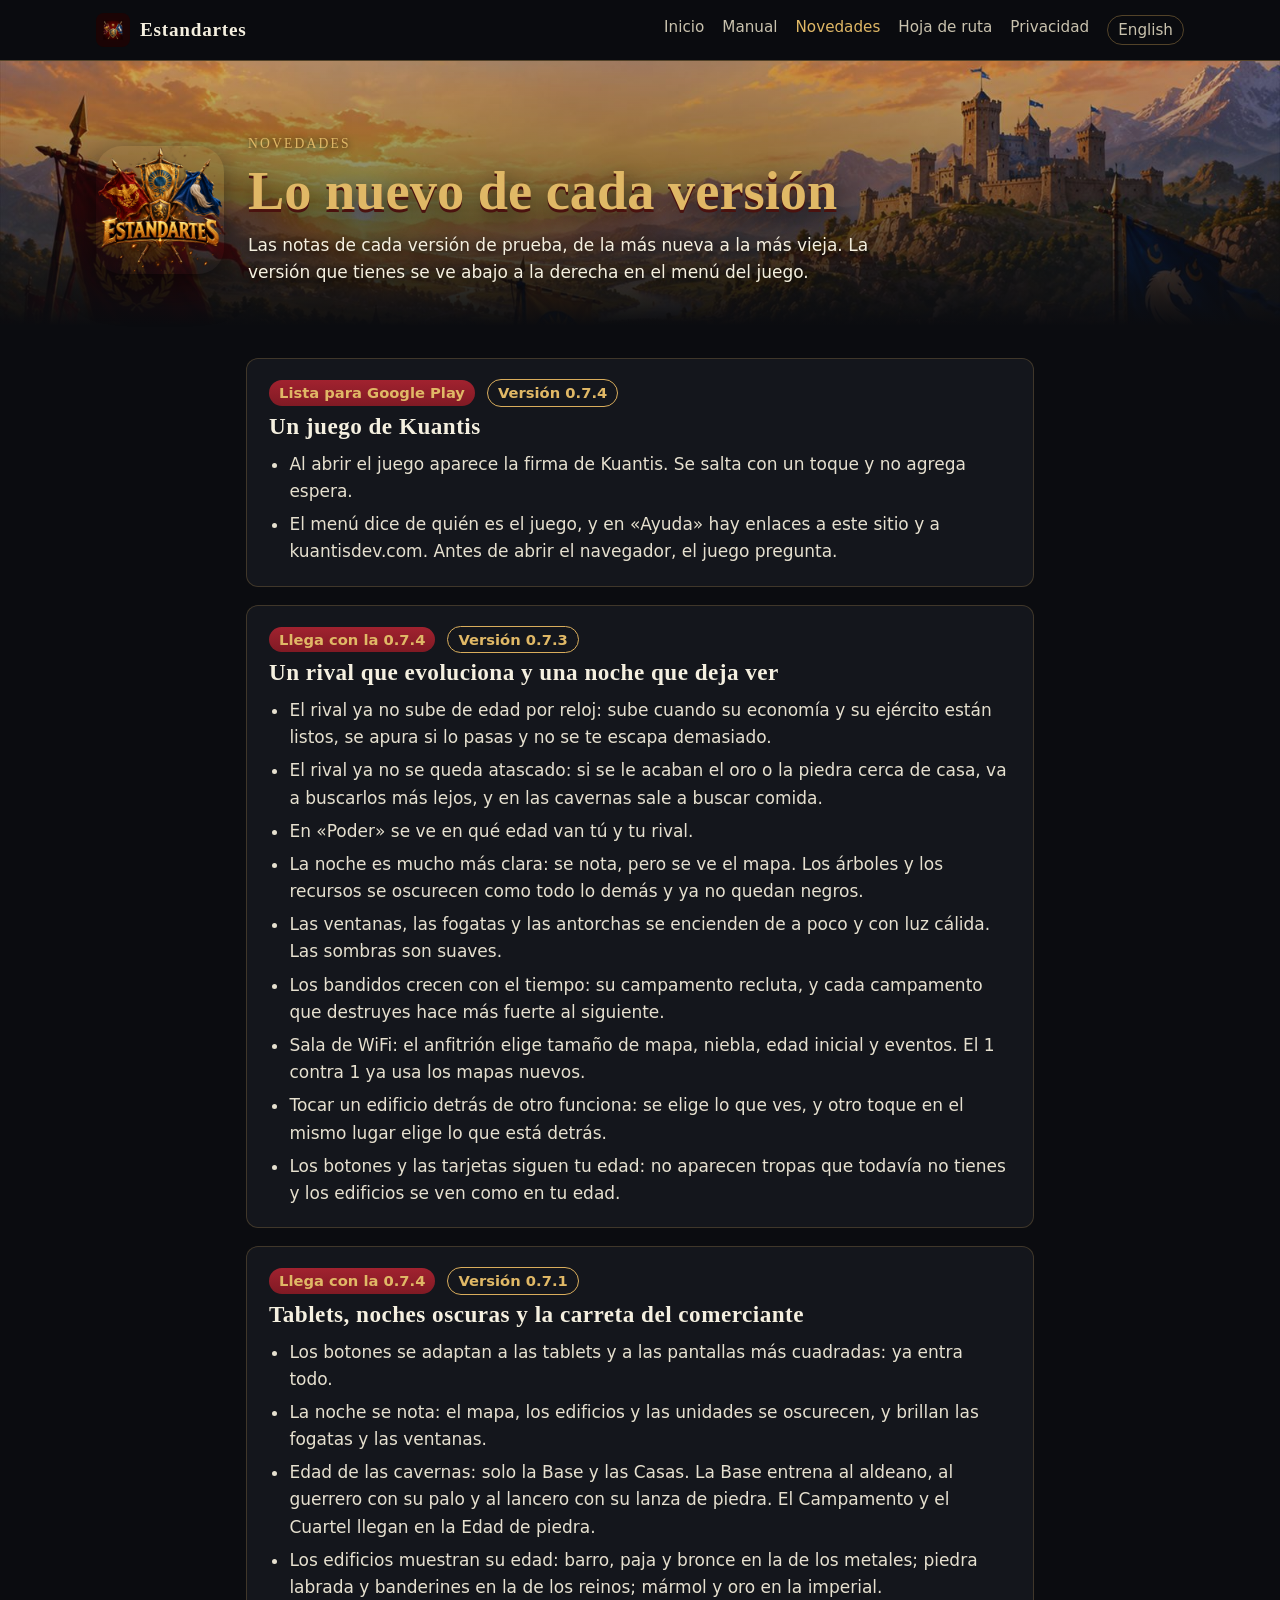
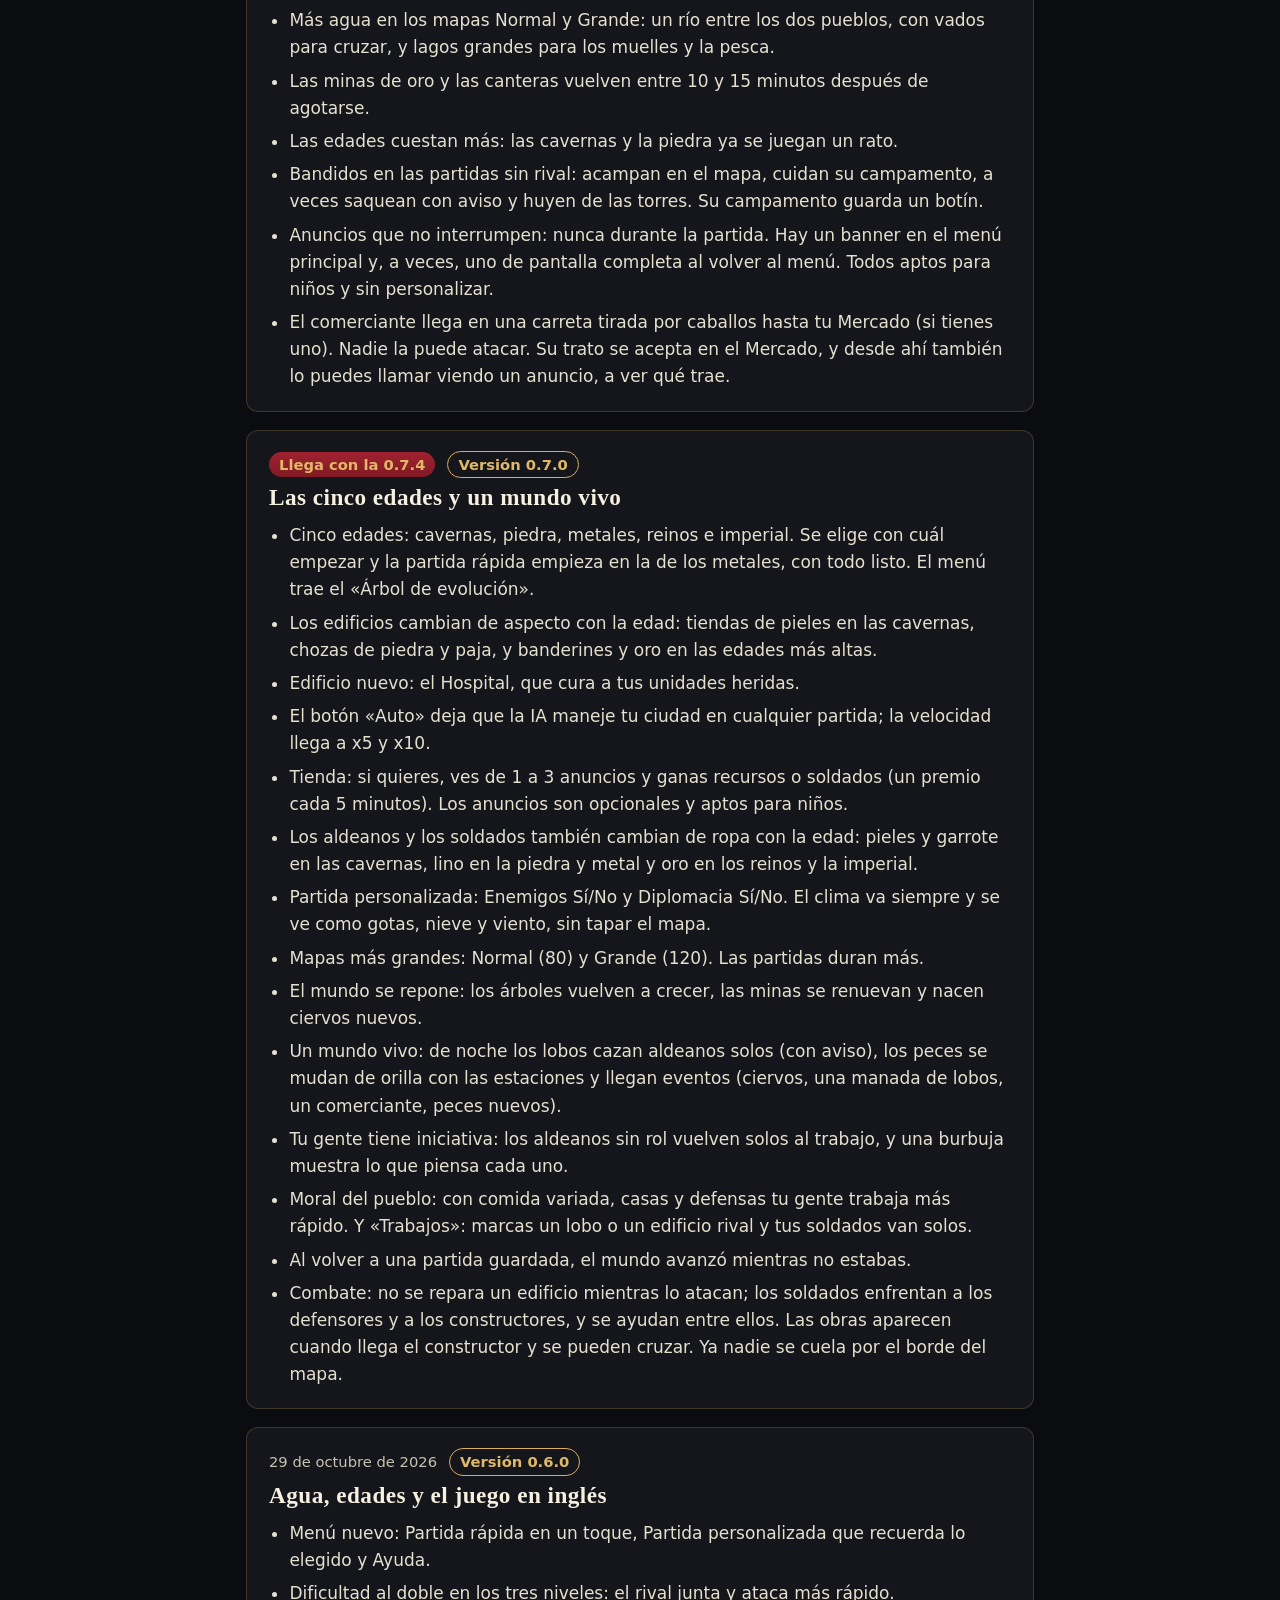
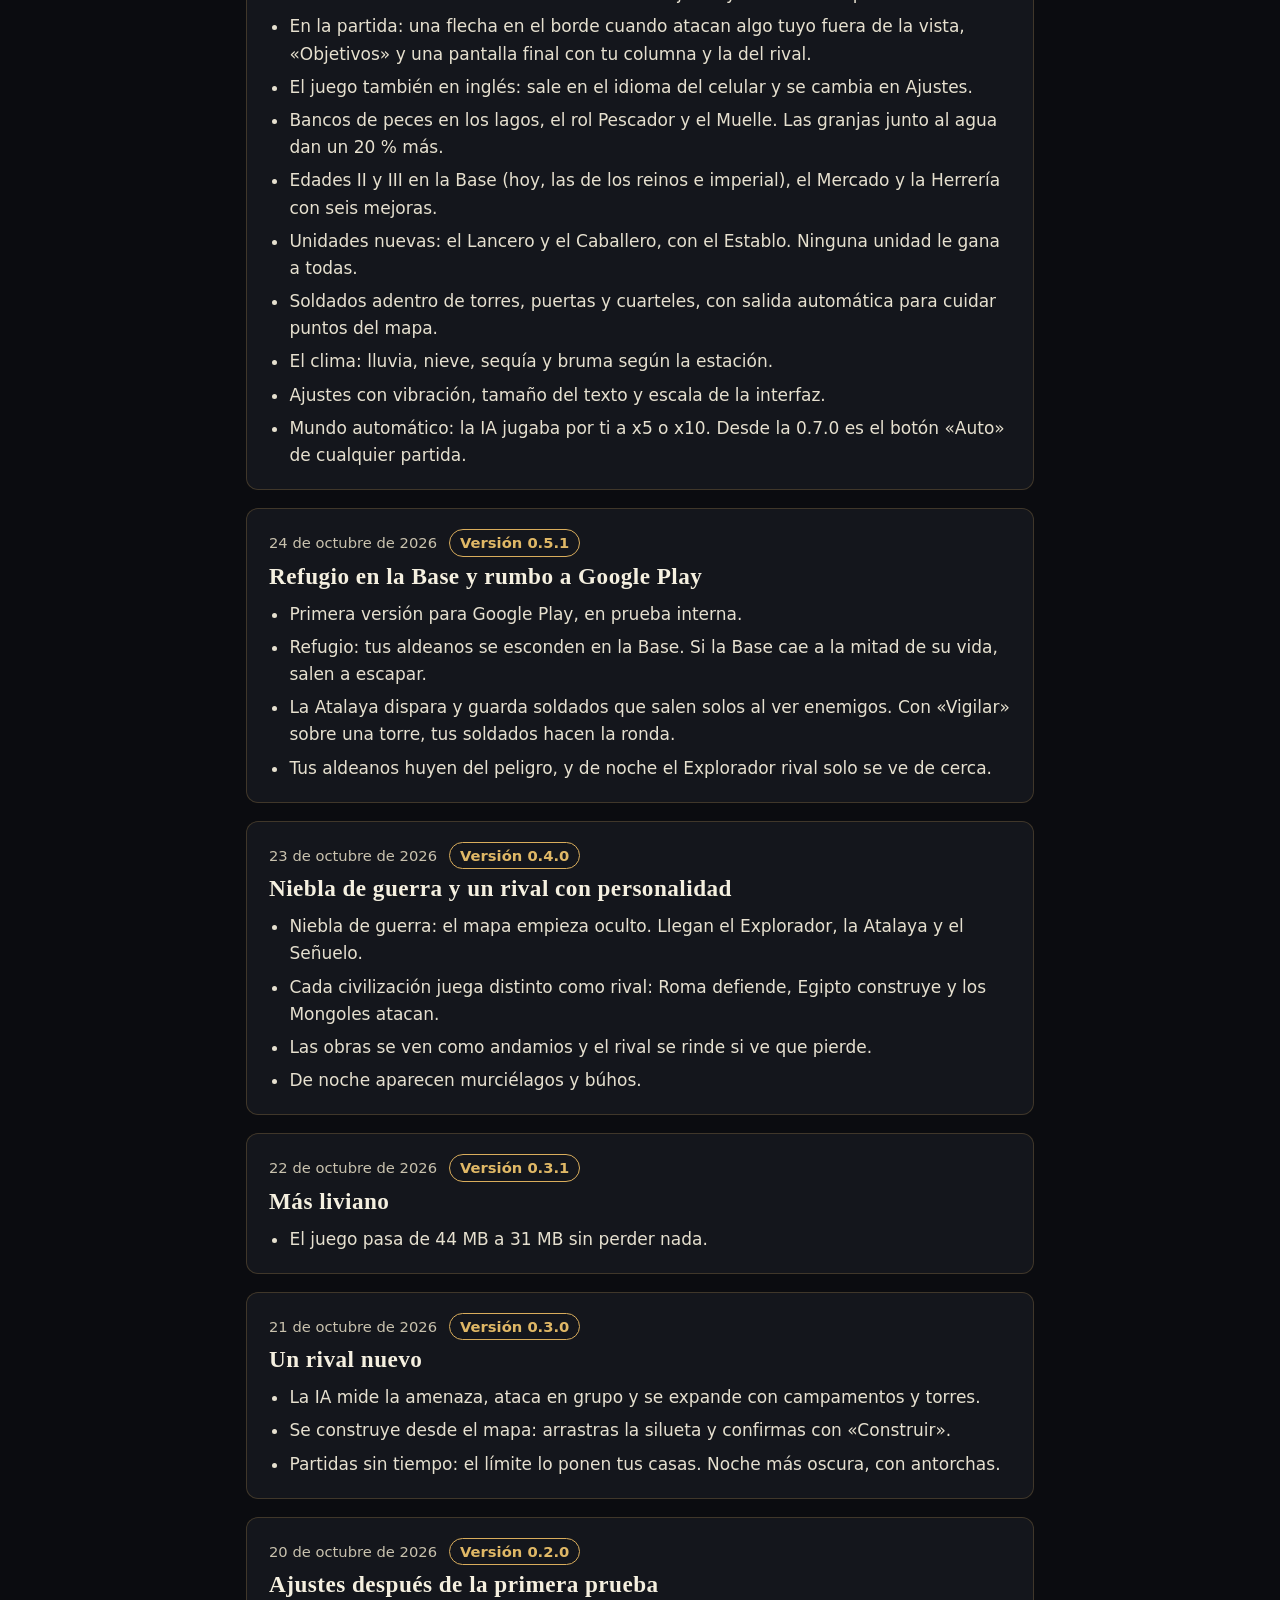
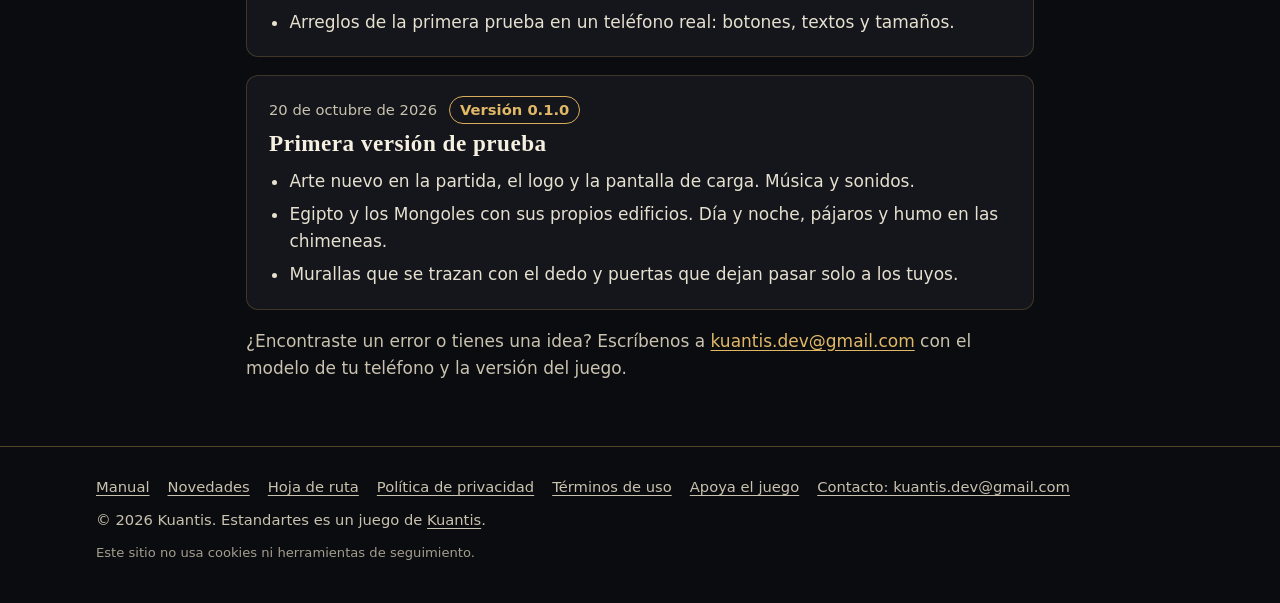
<file: novedades.html>
<!doctype html>
<html lang="es">
<head>
  <meta charset="utf-8">
  <meta name="viewport" content="width=device-width, initial-scale=1">
  <title>Novedades de Estandartes</title>
  <meta name="description" content="Las notas de cada versión de Estandartes, de la más nueva a la más vieja.">
  <link rel="canonical" href="https://kuantis.github.io/estandartes/novedades.html">
  <meta property="og:type" content="website">
  <meta property="og:title" content="Novedades de Estandartes">
  <meta property="og:description" content="Las notas de cada versión de Estandartes, de la más nueva a la más vieja.">
  <meta property="og:image" content="https://kuantis.github.io/estandartes/assets/img/portada.jpg">
  <meta property="og:url" content="https://kuantis.github.io/estandartes/novedades.html">
  <meta property="og:locale" content="es_LA">
  <meta name="theme-color" content="#0b0c10">
  <link rel="icon" type="image/png" sizes="32x32" href="assets/img/favicon-32.png">
  <link rel="apple-touch-icon" href="assets/img/icono-192.png">
  <link rel="stylesheet" href="assets/css/estilo.css">
  <link rel="stylesheet" href="assets/css/manual.css">
</head>
<body class="sitio-manual">
  <a class="saltar" href="#contenido">Saltar al contenido</a>
  <header class="cabecera">
    <div class="contenedor">
      <a class="marca" href="./"><img src="assets/img/icono-192.png" alt="" width="34" height="34">Estandartes</a>
      <nav class="menu" aria-label="Principal">
        <a class="opcional" href="./">Inicio</a>
        <a href="manual.html">Manual</a>
        <a href="novedades.html" aria-current="page">Novedades</a>
        <a href="hoja-de-ruta.html">Hoja de ruta</a>
        <a class="opcional" href="privacidad.html">Privacidad</a>
        <a class="idioma" href="en/" hreflang="en" lang="en">English</a>
      </nav>
    </div>
  </header>
  <main id="contenido">
<section class="estandarte">
    <div class="contenedor">
      <img class="escudo" src="assets/img/logo.png" alt="Escudo de Estandartes: un león dorado entre dos estandartes" width="128" height="128">
      <div>
        <p class="kicker">Novedades</p>
        <h1>Lo nuevo de cada versión</h1>
        <p class="lema-m">Las notas de cada versión de prueba, de la más nueva a la más vieja. La versión que tienes se ve abajo a la derecha en el menú del juego.</p>
      </div>
    </div>
  </section>
  <div class="contenedor blog">
    <article class="entrada" id="v0-7-4">
      <header>
        <p class="meta-entrada"><span class="estado">Lista para Google Play</span><span class="version">Versión 0.7.4</span></p>
        <h2>Un juego de Kuantis</h2>
      </header>
      <ul><li>Al abrir el juego aparece la firma de Kuantis. Se salta con un toque y no agrega espera.</li><li>El menú dice de quién es el juego, y en «Ayuda» hay enlaces a este sitio y a kuantisdev.com. Antes de abrir el navegador, el juego pregunta.</li></ul>
    </article>
    <article class="entrada" id="v0-7-3">
      <header>
        <p class="meta-entrada"><span class="estado">Llega con la 0.7.4</span><span class="version">Versión 0.7.3</span></p>
        <h2>Un rival que evoluciona y una noche que deja ver</h2>
      </header>
      <ul><li>El rival ya no sube de edad por reloj: sube cuando su economía y su ejército están listos, se apura si lo pasas y no se te escapa demasiado.</li><li>El rival ya no se queda atascado: si se le acaban el oro o la piedra cerca de casa, va a buscarlos más lejos, y en las cavernas sale a buscar comida.</li><li>En «Poder» se ve en qué edad van tú y tu rival.</li><li>La noche es mucho más clara: se nota, pero se ve el mapa. Los árboles y los recursos se oscurecen como todo lo demás y ya no quedan negros.</li><li>Las ventanas, las fogatas y las antorchas se encienden de a poco y con luz cálida. Las sombras son suaves.</li><li>Los bandidos crecen con el tiempo: su campamento recluta, y cada campamento que destruyes hace más fuerte al siguiente.</li><li>Sala de WiFi: el anfitrión elige tamaño de mapa, niebla, edad inicial y eventos. El 1 contra 1 ya usa los mapas nuevos.</li><li>Tocar un edificio detrás de otro funciona: se elige lo que ves, y otro toque en el mismo lugar elige lo que está detrás.</li><li>Los botones y las tarjetas siguen tu edad: no aparecen tropas que todavía no tienes y los edificios se ven como en tu edad.</li></ul>
    </article>
    <article class="entrada" id="v0-7-1">
      <header>
        <p class="meta-entrada"><span class="estado">Llega con la 0.7.4</span><span class="version">Versión 0.7.1</span></p>
        <h2>Tablets, noches oscuras y la carreta del comerciante</h2>
      </header>
      <ul><li>Los botones se adaptan a las tablets y a las pantallas más cuadradas: ya entra todo.</li><li>La noche se nota: el mapa, los edificios y las unidades se oscurecen, y brillan las fogatas y las ventanas.</li><li>Edad de las cavernas: solo la Base y las Casas. La Base entrena al aldeano, al guerrero con su palo y al lancero con su lanza de piedra. El Campamento y el Cuartel llegan en la Edad de piedra.</li><li>Los edificios muestran su edad: barro, paja y bronce en la de los metales; piedra labrada y banderines en la de los reinos; mármol y oro en la imperial.</li><li>Más agua en los mapas Normal y Grande: un río entre los dos pueblos, con vados para cruzar, y lagos grandes para los muelles y la pesca.</li><li>Las minas de oro y las canteras vuelven entre 10 y 15 minutos después de agotarse.</li><li>Las edades cuestan más: las cavernas y la piedra ya se juegan un rato.</li><li>Bandidos en las partidas sin rival: acampan en el mapa, cuidan su campamento, a veces saquean con aviso y huyen de las torres. Su campamento guarda un botín.</li><li>Anuncios que no interrumpen: nunca durante la partida. Hay un banner en el menú principal y, a veces, uno de pantalla completa al volver al menú. Todos aptos para niños y sin personalizar.</li><li>El comerciante llega en una carreta tirada por caballos hasta tu Mercado (si tienes uno). Nadie la puede atacar. Su trato se acepta en el Mercado, y desde ahí también lo puedes llamar viendo un anuncio, a ver qué trae.</li></ul>
    </article>
    <article class="entrada" id="v0-7-0">
      <header>
        <p class="meta-entrada"><span class="estado">Llega con la 0.7.4</span><span class="version">Versión 0.7.0</span></p>
        <h2>Las cinco edades y un mundo vivo</h2>
      </header>
      <ul><li>Cinco edades: cavernas, piedra, metales, reinos e imperial. Se elige con cuál empezar y la partida rápida empieza en la de los metales, con todo listo. El menú trae el «Árbol de evolución».</li><li>Los edificios cambian de aspecto con la edad: tiendas de pieles en las cavernas, chozas de piedra y paja, y banderines y oro en las edades más altas.</li><li>Edificio nuevo: el Hospital, que cura a tus unidades heridas.</li><li>El botón «Auto» deja que la IA maneje tu ciudad en cualquier partida; la velocidad llega a x5 y x10.</li><li>Tienda: si quieres, ves de 1 a 3 anuncios y ganas recursos o soldados (un premio cada 5 minutos). Los anuncios son opcionales y aptos para niños.</li><li>Los aldeanos y los soldados también cambian de ropa con la edad: pieles y garrote en las cavernas, lino en la piedra y metal y oro en los reinos y la imperial.</li><li>Partida personalizada: Enemigos Sí/No y Diplomacia Sí/No. El clima va siempre y se ve como gotas, nieve y viento, sin tapar el mapa.</li><li>Mapas más grandes: Normal (80) y Grande (120). Las partidas duran más.</li><li>El mundo se repone: los árboles vuelven a crecer, las minas se renuevan y nacen ciervos nuevos.</li><li>Un mundo vivo: de noche los lobos cazan aldeanos solos (con aviso), los peces se mudan de orilla con las estaciones y llegan eventos (ciervos, una manada de lobos, un comerciante, peces nuevos).</li><li>Tu gente tiene iniciativa: los aldeanos sin rol vuelven solos al trabajo, y una burbuja muestra lo que piensa cada uno.</li><li>Moral del pueblo: con comida variada, casas y defensas tu gente trabaja más rápido. Y «Trabajos»: marcas un lobo o un edificio rival y tus soldados van solos.</li><li>Al volver a una partida guardada, el mundo avanzó mientras no estabas.</li><li>Combate: no se repara un edificio mientras lo atacan; los soldados enfrentan a los defensores y a los constructores, y se ayudan entre ellos. Las obras aparecen cuando llega el constructor y se pueden cruzar. Ya nadie se cuela por el borde del mapa.</li></ul>
    </article>
    <article class="entrada" id="v0-6-0">
      <header>
        <p class="meta-entrada"><time datetime="2026-10-29">29 de octubre de 2026</time><span class="version">Versión 0.6.0</span></p>
        <h2>Agua, edades y el juego en inglés</h2>
      </header>
      <ul><li>Menú nuevo: Partida rápida en un toque, Partida personalizada que recuerda lo elegido y Ayuda.</li><li>Dificultad al doble en los tres niveles: el rival junta y ataca más rápido.</li><li>En la partida: una flecha en el borde cuando atacan algo tuyo fuera de la vista, «Objetivos» y una pantalla final con tu columna y la del rival.</li><li>El juego también en inglés: sale en el idioma del celular y se cambia en Ajustes.</li><li>Bancos de peces en los lagos, el rol Pescador y el Muelle. Las granjas junto al agua dan un 20 % más.</li><li>Edades II y III en la Base (hoy, las de los reinos e imperial), el Mercado y la Herrería con seis mejoras.</li><li>Unidades nuevas: el Lancero y el Caballero, con el Establo. Ninguna unidad le gana a todas.</li><li>Soldados adentro de torres, puertas y cuarteles, con salida automática para cuidar puntos del mapa.</li><li>El clima: lluvia, nieve, sequía y bruma según la estación.</li><li>Ajustes con vibración, tamaño del texto y escala de la interfaz.</li><li>Mundo automático: la IA jugaba por ti a x5 o x10. Desde la 0.7.0 es el botón «Auto» de cualquier partida.</li></ul>
    </article>
    <article class="entrada" id="v0-5-1">
      <header>
        <p class="meta-entrada"><time datetime="2026-10-24">24 de octubre de 2026</time><span class="version">Versión 0.5.1</span></p>
        <h2>Refugio en la Base y rumbo a Google Play</h2>
      </header>
      <ul><li>Primera versión para Google Play, en prueba interna.</li><li>Refugio: tus aldeanos se esconden en la Base. Si la Base cae a la mitad de su vida, salen a escapar.</li><li>La Atalaya dispara y guarda soldados que salen solos al ver enemigos. Con «Vigilar» sobre una torre, tus soldados hacen la ronda.</li><li>Tus aldeanos huyen del peligro, y de noche el Explorador rival solo se ve de cerca.</li></ul>
    </article>
    <article class="entrada" id="v0-4-0">
      <header>
        <p class="meta-entrada"><time datetime="2026-10-23">23 de octubre de 2026</time><span class="version">Versión 0.4.0</span></p>
        <h2>Niebla de guerra y un rival con personalidad</h2>
      </header>
      <ul><li>Niebla de guerra: el mapa empieza oculto. Llegan el Explorador, la Atalaya y el Señuelo.</li><li>Cada civilización juega distinto como rival: Roma defiende, Egipto construye y los Mongoles atacan.</li><li>Las obras se ven como andamios y el rival se rinde si ve que pierde.</li><li>De noche aparecen murciélagos y búhos.</li></ul>
    </article>
    <article class="entrada" id="v0-3-1">
      <header>
        <p class="meta-entrada"><time datetime="2026-10-22">22 de octubre de 2026</time><span class="version">Versión 0.3.1</span></p>
        <h2>Más liviano</h2>
      </header>
      <ul><li>El juego pasa de 44 MB a 31 MB sin perder nada.</li></ul>
    </article>
    <article class="entrada" id="v0-3-0">
      <header>
        <p class="meta-entrada"><time datetime="2026-10-21">21 de octubre de 2026</time><span class="version">Versión 0.3.0</span></p>
        <h2>Un rival nuevo</h2>
      </header>
      <ul><li>La IA mide la amenaza, ataca en grupo y se expande con campamentos y torres.</li><li>Se construye desde el mapa: arrastras la silueta y confirmas con «Construir».</li><li>Partidas sin tiempo: el límite lo ponen tus casas. Noche más oscura, con antorchas.</li></ul>
    </article>
    <article class="entrada" id="v0-2-0">
      <header>
        <p class="meta-entrada"><time datetime="2026-10-20">20 de octubre de 2026</time><span class="version">Versión 0.2.0</span></p>
        <h2>Ajustes después de la primera prueba</h2>
      </header>
      <ul><li>Arreglos de la primera prueba en un teléfono real: botones, textos y tamaños.</li></ul>
    </article>
    <article class="entrada" id="v0-1-0">
      <header>
        <p class="meta-entrada"><time datetime="2026-10-20">20 de octubre de 2026</time><span class="version">Versión 0.1.0</span></p>
        <h2>Primera versión de prueba</h2>
      </header>
      <ul><li>Arte nuevo en la partida, el logo y la pantalla de carga. Música y sonidos.</li><li>Egipto y los Mongoles con sus propios edificios. Día y noche, pájaros y humo en las chimeneas.</li><li>Murallas que se trazan con el dedo y puertas que dejan pasar solo a los tuyos.</li></ul>
    </article>
    <p class="nota">¿Encontraste un error o tienes una idea? Escríbenos a <a href="mailto:kuantis.dev@gmail.com">kuantis.dev@gmail.com</a> con el modelo de tu teléfono y la versión del juego.</p>
  </div>
  </main>
  <footer class="pie">
    <div class="contenedor">
      <nav aria-label="Pie de página">
        <a href="manual.html">Manual</a>
        <a href="novedades.html">Novedades</a>
        <a href="hoja-de-ruta.html">Hoja de ruta</a>
        <a href="privacidad.html">Política de privacidad</a>
        <a href="terminos.html">Términos de uso</a>
        <a href="https://buymeacoffee.com/kuantis.dev" rel="noopener">Apoya el juego</a>
        <a href="mailto:kuantis.dev@gmail.com">Contacto: kuantis.dev@gmail.com</a>
      </nav>
      <p>© 2026 Kuantis. Estandartes es un juego de <a href="https://kuantisdev.com/" rel="noopener">Kuantis</a>.</p>
      <p class="marcas">Este sitio no usa cookies ni herramientas de seguimiento.</p>
    </div>
  </footer>
</body>
</html>
</file>
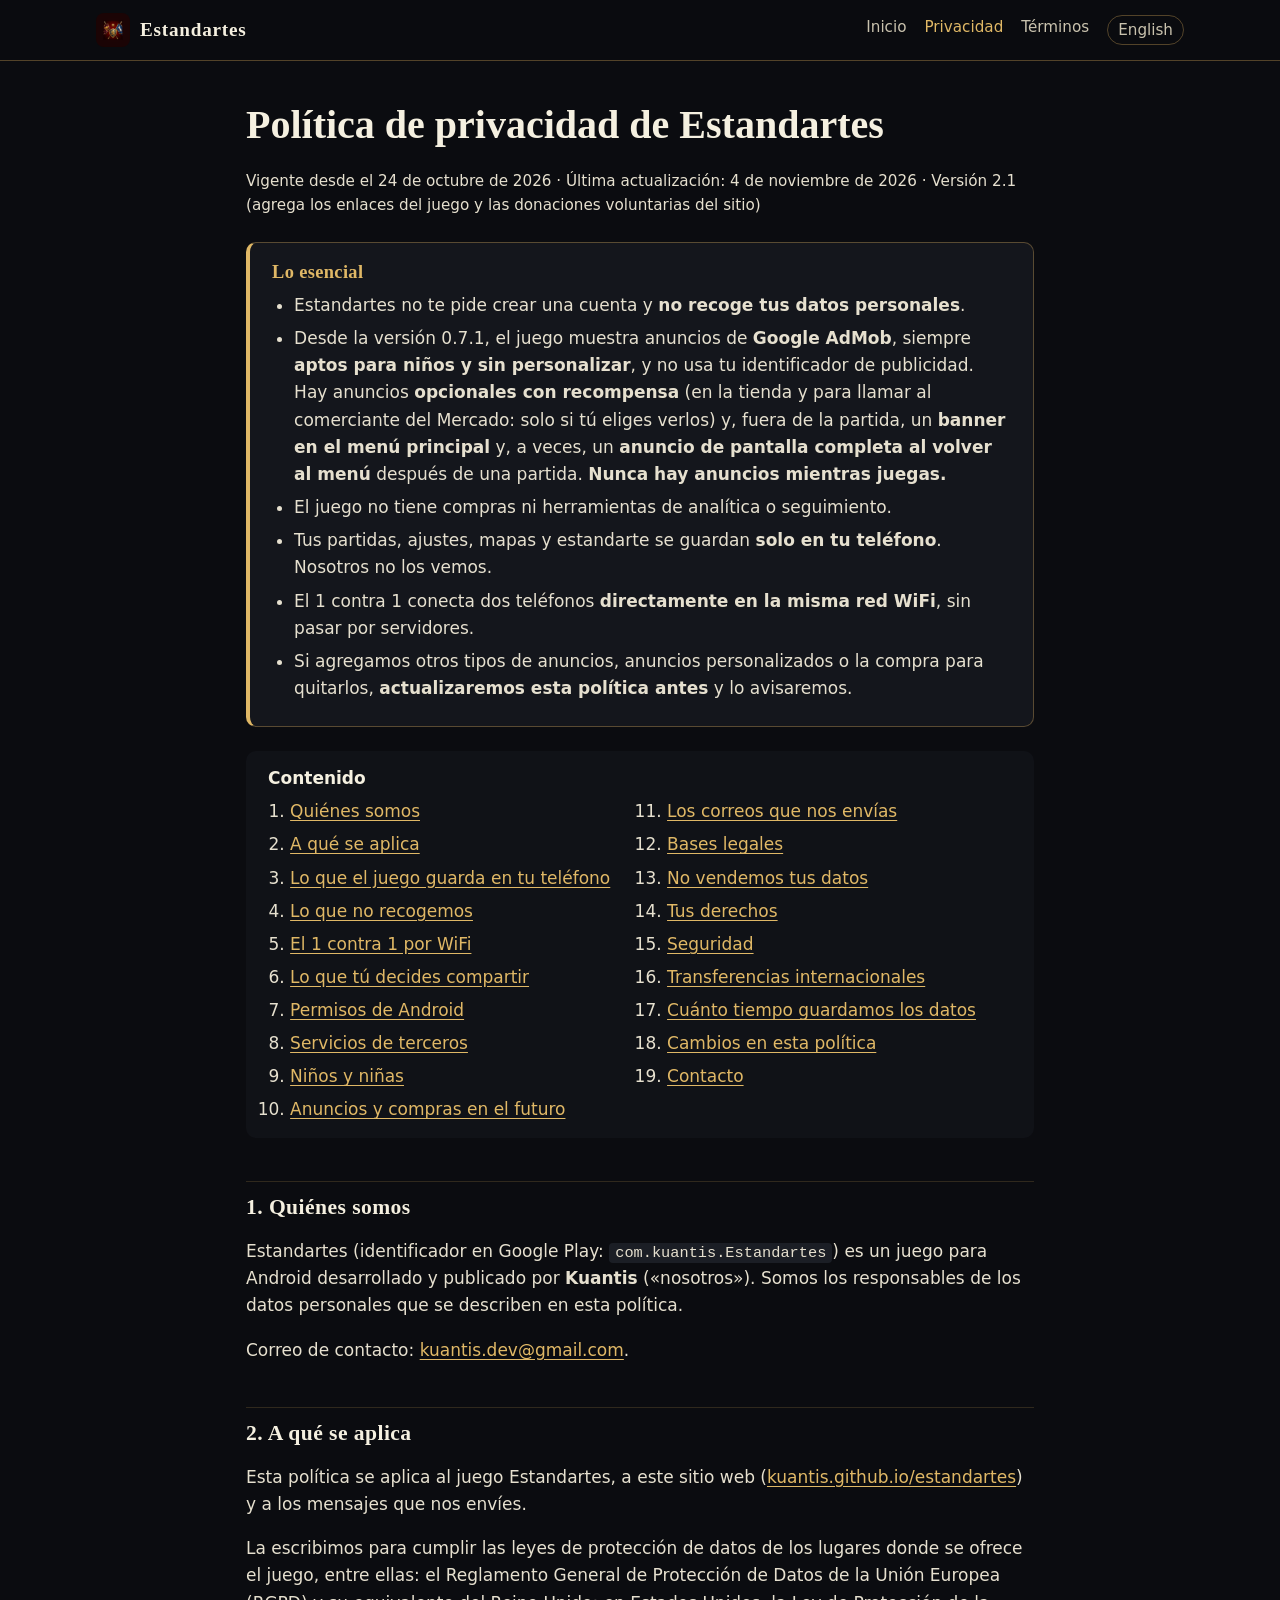
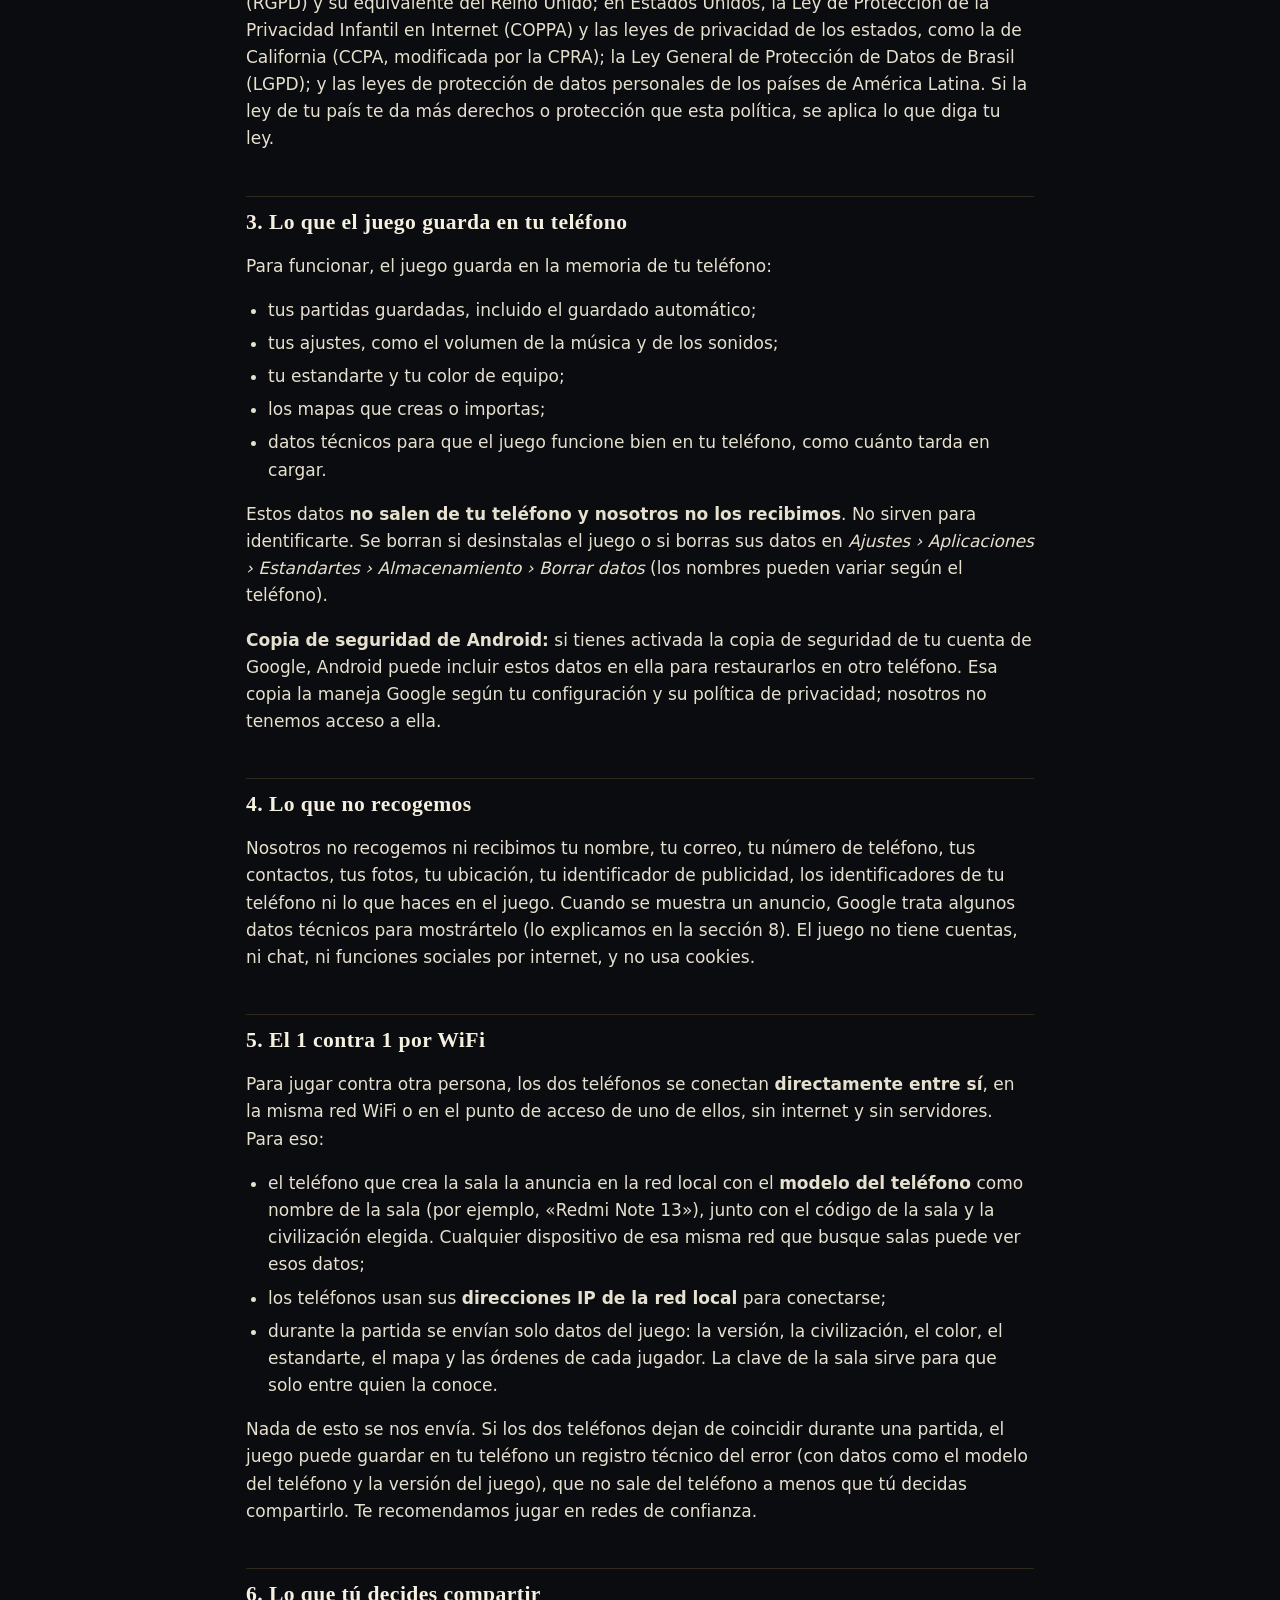
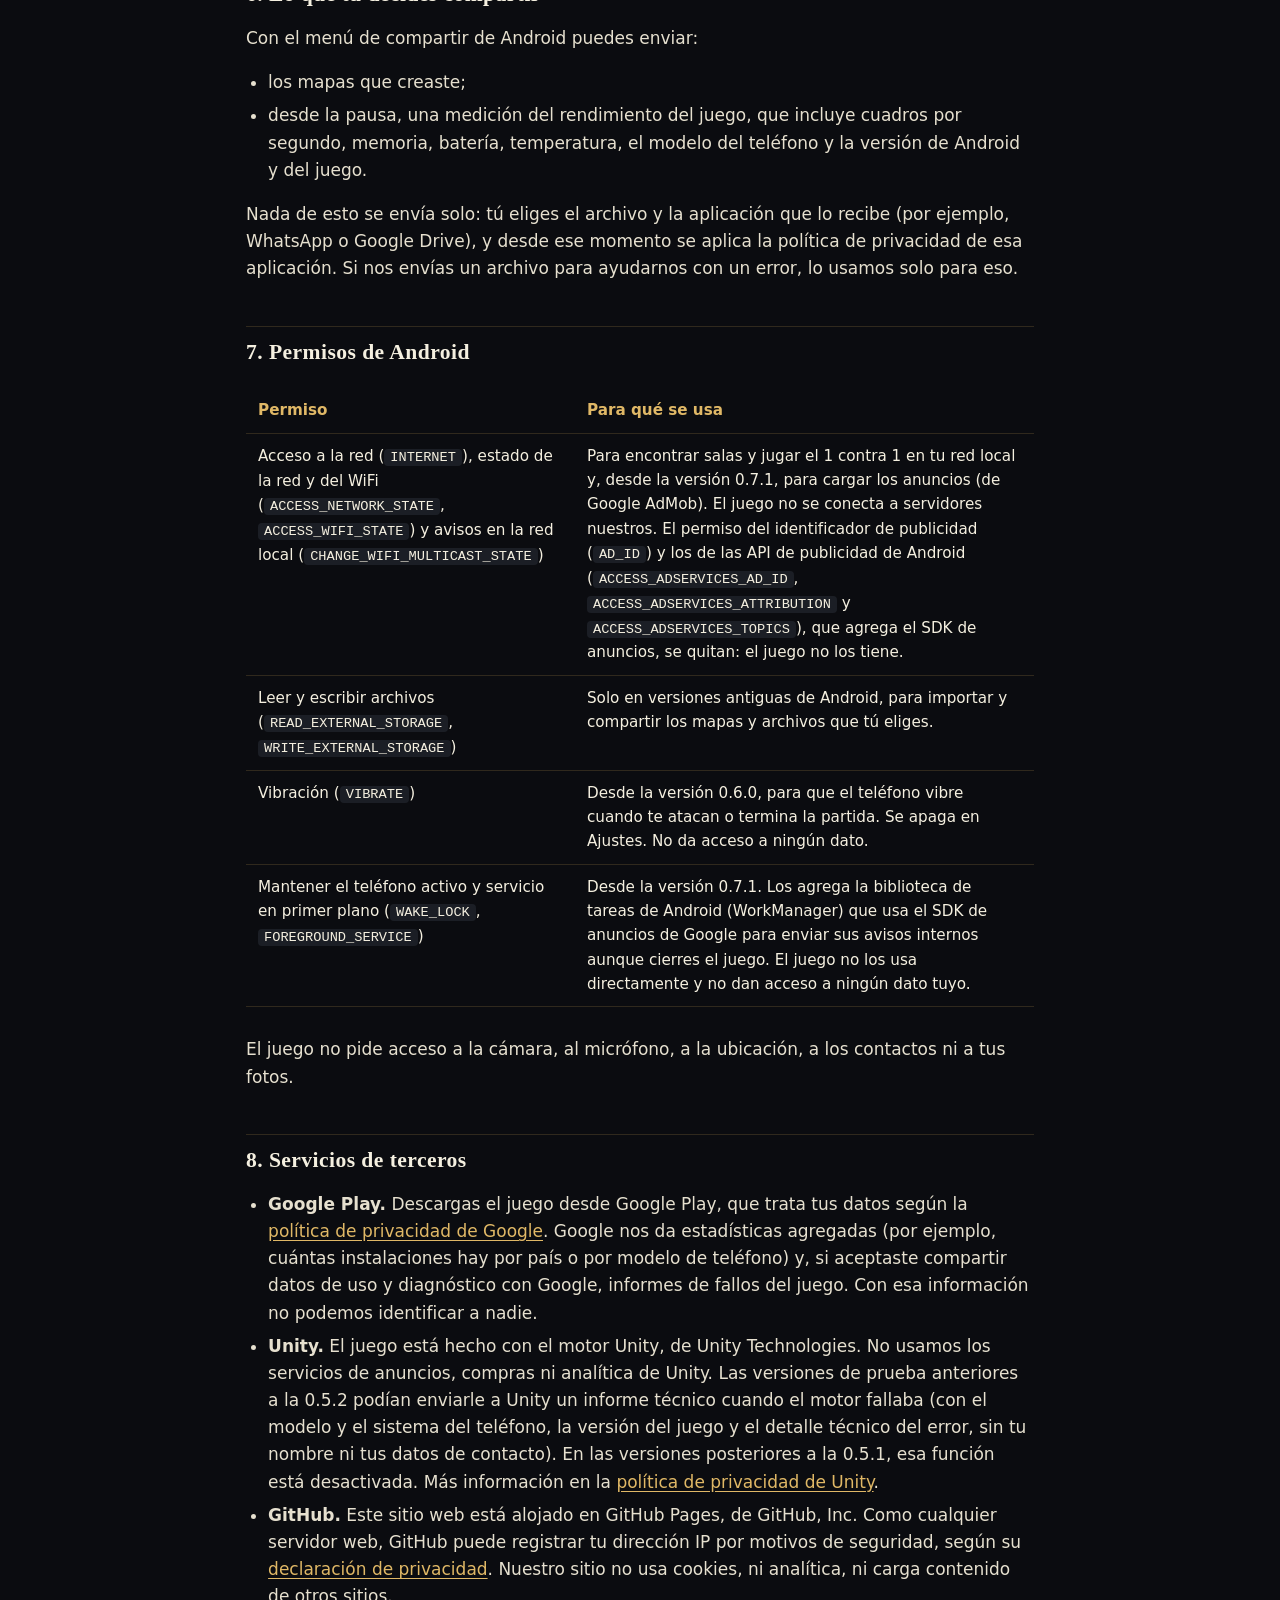
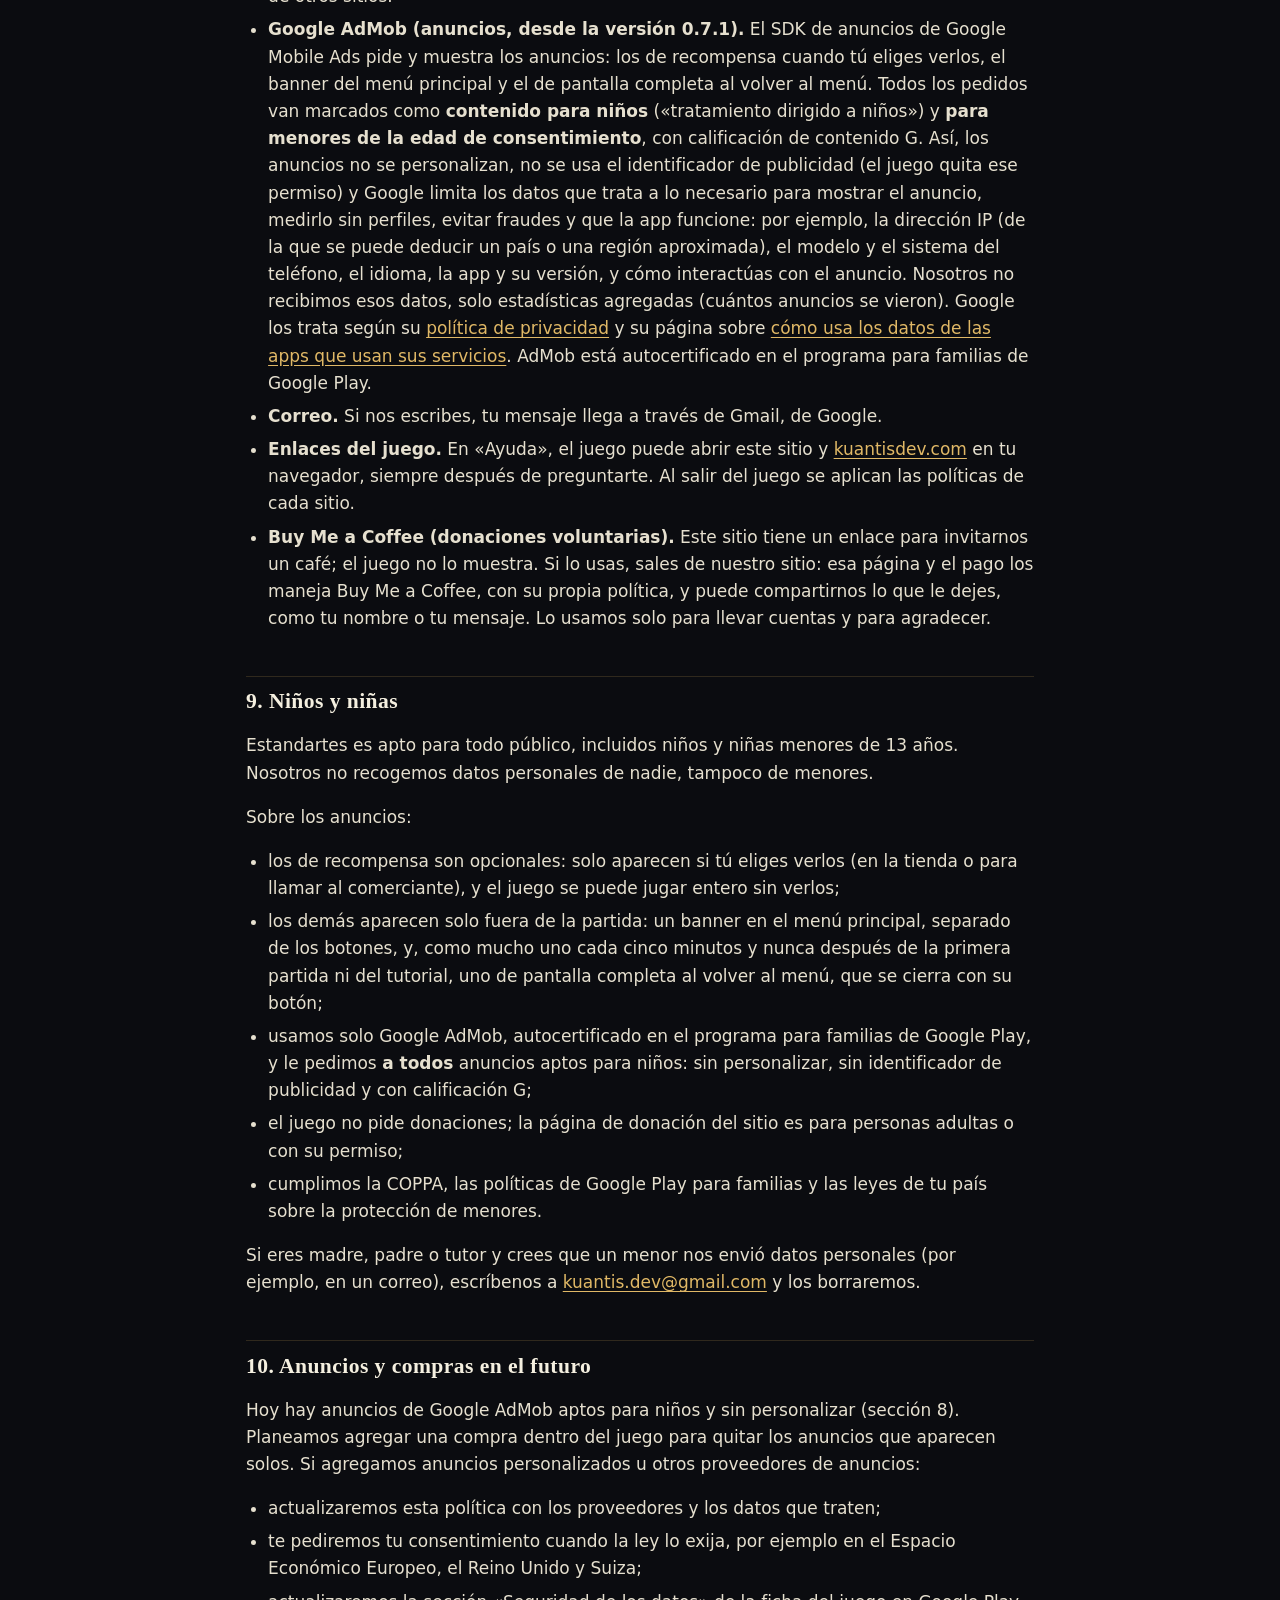
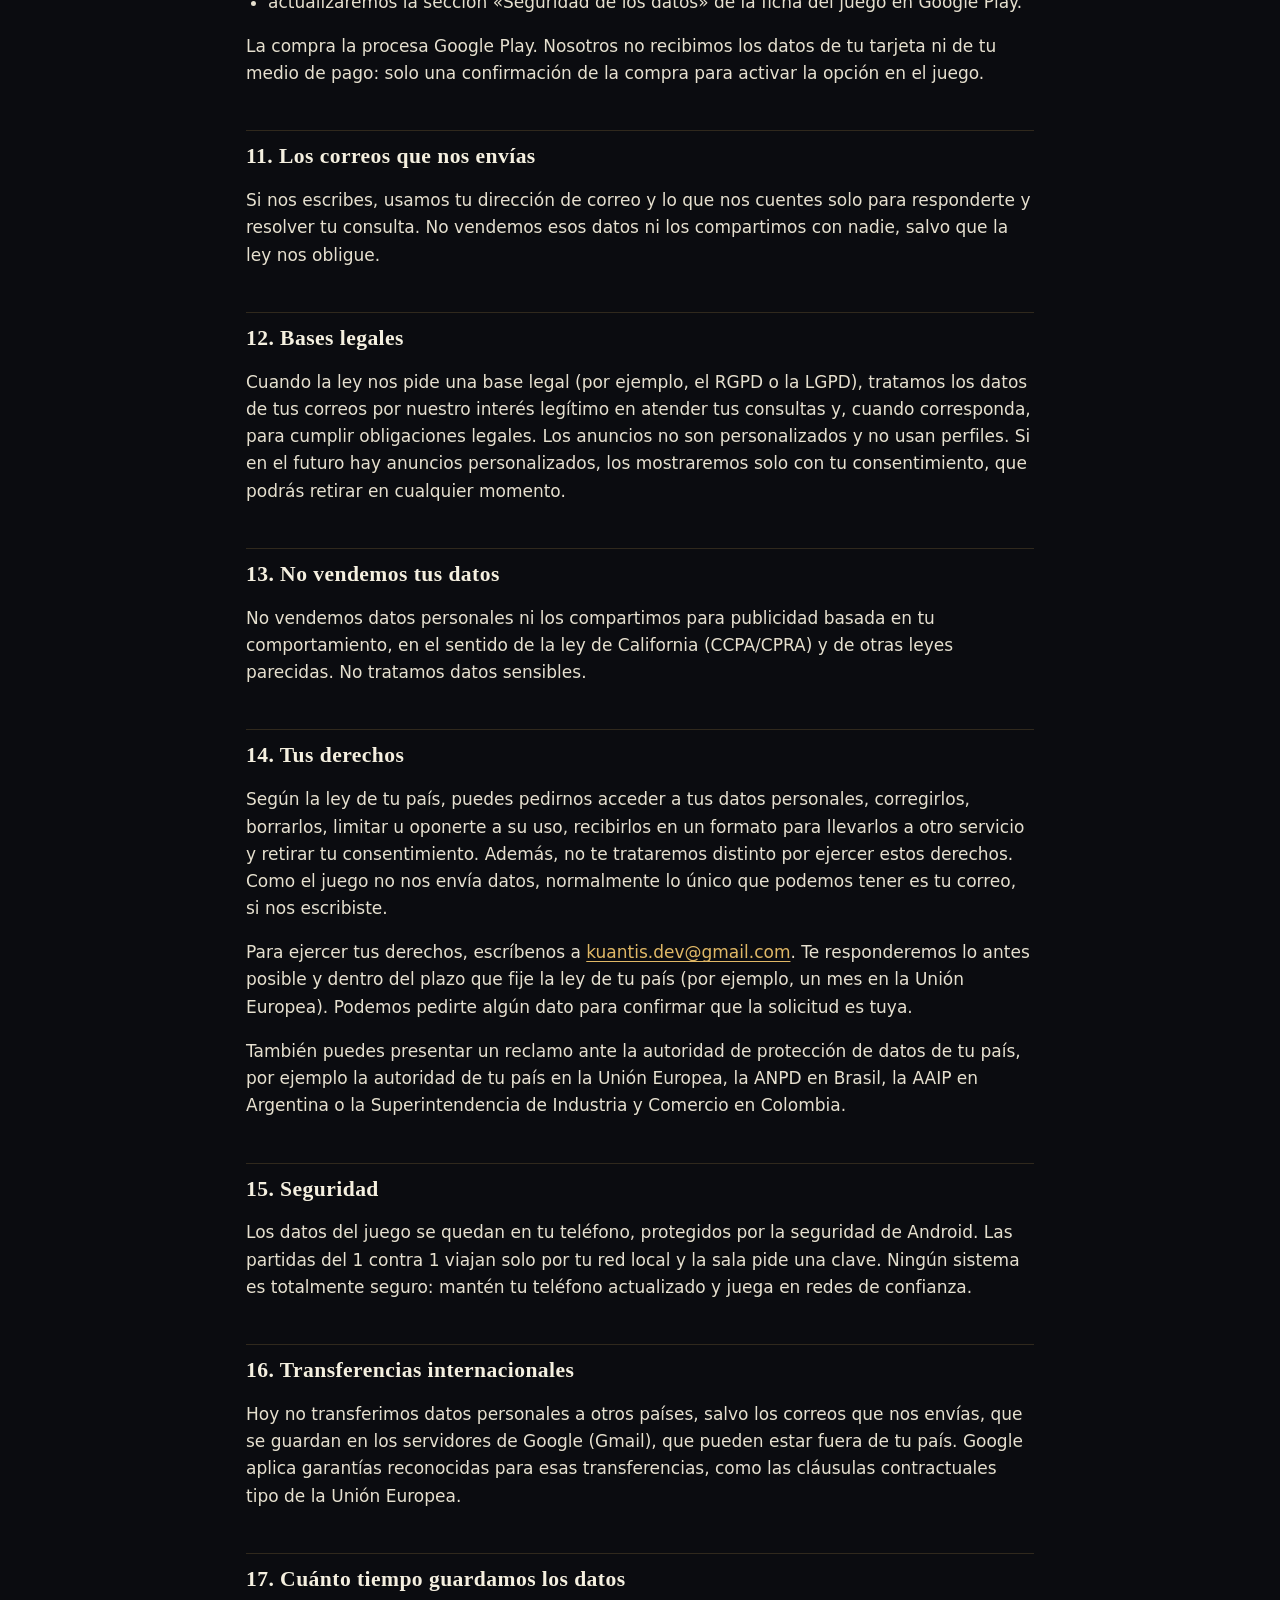
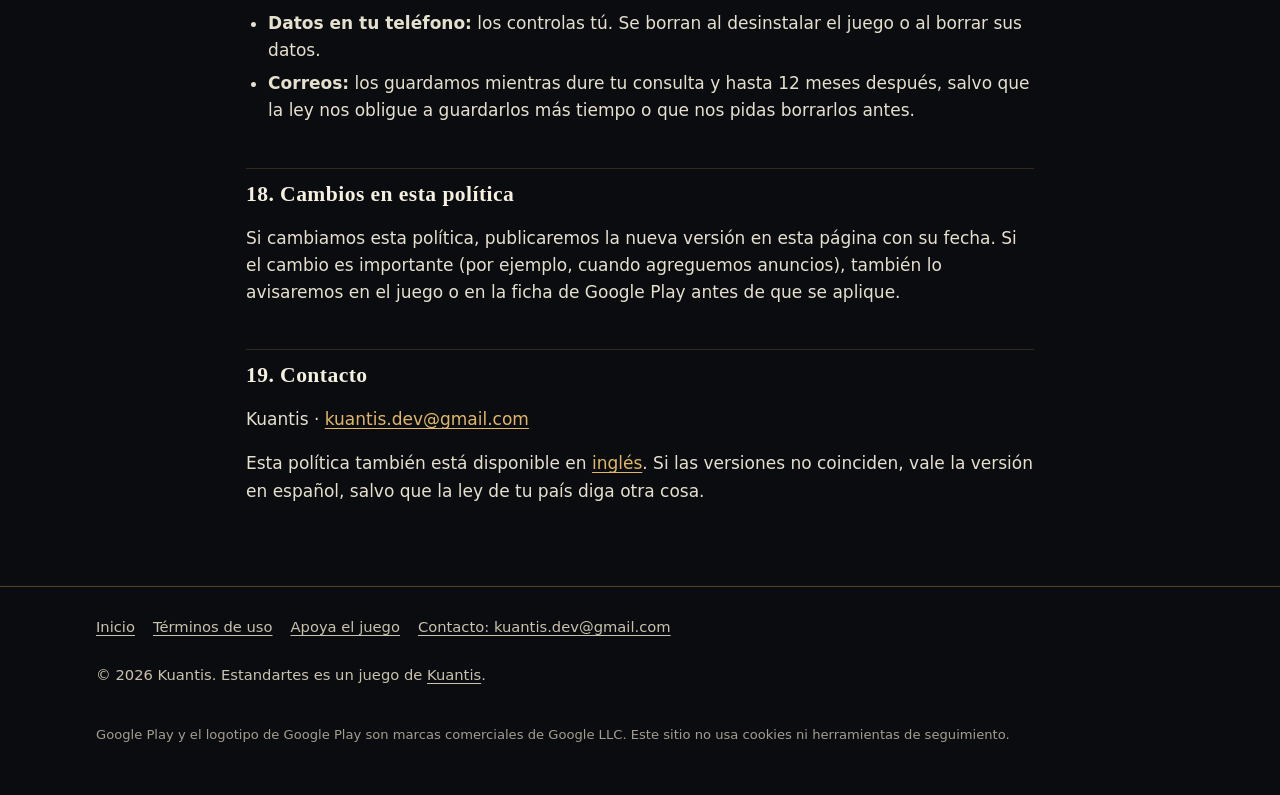
<file: privacidad.html>
<!doctype html>
<html lang="es">
<head>
  <meta charset="utf-8">
  <meta name="viewport" content="width=device-width, initial-scale=1">
  <title>Política de privacidad — Estandartes</title>
  <meta name="description" content="Política de privacidad del juego Estandartes para Android, de Kuantis. El juego no te pide cuenta ni recoge tus datos personales. Los anuncios de la tienda son opcionales y aptos para niños.">
  <link rel="canonical" href="https://kuantis.github.io/estandartes/privacidad.html">
  <link rel="alternate" hreflang="es" href="https://kuantis.github.io/estandartes/privacidad.html">
  <link rel="alternate" hreflang="en" href="https://kuantis.github.io/estandartes/en/privacy.html">
  <meta name="theme-color" content="#0b0c10">
  <link rel="icon" type="image/png" sizes="32x32" href="assets/img/favicon-32.png">
  <link rel="stylesheet" href="assets/css/estilo.css">
</head>
<body>
  <a class="saltar" href="#contenido">Saltar al contenido</a>

  <header class="cabecera">
    <div class="contenedor">
      <a class="marca" href="./"><img src="assets/img/icono-192.png" alt="" width="34" height="34">Estandartes</a>
      <nav class="menu" aria-label="Principal">
        <a class="opcional" href="./">Inicio</a>
        <a href="privacidad.html" aria-current="page">Privacidad</a>
        <a href="terminos.html">Términos</a>
        <a class="idioma" href="en/privacy.html" hreflang="en" lang="en">English</a>
      </nav>
    </div>
  </header>

  <main id="contenido" class="legal">
    <div class="contenedor">
      <h1>Política de privacidad de Estandartes</h1>
      <p class="fecha">Vigente desde el 24 de octubre de 2026 · Última actualización: 4 de noviembre de 2026 · Versión 2.1 (agrega los enlaces del juego y las donaciones voluntarias del sitio)</p>

      <section class="resumen" aria-labelledby="lo-esencial">
        <h2 id="lo-esencial">Lo esencial</h2>
        <ul>
          <li>Estandartes no te pide crear una cuenta y <strong>no recoge tus datos personales</strong>.</li>
          <li>Desde la versión 0.7.1, el juego muestra anuncios de <strong>Google AdMob</strong>, siempre <strong>aptos para niños y sin personalizar</strong>, y no usa tu identificador de publicidad. Hay anuncios <strong>opcionales con recompensa</strong> (en la tienda y para llamar al comerciante del Mercado: solo si tú eliges verlos) y, fuera de la partida, un <strong>banner en el menú principal</strong> y, a veces, un <strong>anuncio de pantalla completa al volver al menú</strong> después de una partida. <strong>Nunca hay anuncios mientras juegas.</strong></li>
          <li>El juego no tiene compras ni herramientas de analítica o seguimiento.</li>
          <li>Tus partidas, ajustes, mapas y estandarte se guardan <strong>solo en tu teléfono</strong>. Nosotros no los vemos.</li>
          <li>El 1 contra 1 conecta dos teléfonos <strong>directamente en la misma red WiFi</strong>, sin pasar por servidores.</li>
          <li>Si agregamos otros tipos de anuncios, anuncios personalizados o la compra para quitarlos, <strong>actualizaremos esta política antes</strong> y lo avisaremos.</li>
        </ul>
      </section>

      <nav class="indice" aria-label="Contenido">
        <strong>Contenido</strong>
        <ol>
          <li><a href="#quienes-somos">Quiénes somos</a></li>
          <li><a href="#alcance">A qué se aplica</a></li>
          <li><a href="#en-tu-telefono">Lo que el juego guarda en tu teléfono</a></li>
          <li><a href="#no-recogemos">Lo que no recogemos</a></li>
          <li><a href="#wifi">El 1 contra 1 por WiFi</a></li>
          <li><a href="#compartir">Lo que tú decides compartir</a></li>
          <li><a href="#permisos">Permisos de Android</a></li>
          <li><a href="#terceros">Servicios de terceros</a></li>
          <li><a href="#ninos">Niños y niñas</a></li>
          <li><a href="#futuro">Anuncios y compras en el futuro</a></li>
          <li><a href="#correos">Los correos que nos envías</a></li>
          <li><a href="#base-legal">Bases legales</a></li>
          <li><a href="#no-vendemos">No vendemos tus datos</a></li>
          <li><a href="#derechos">Tus derechos</a></li>
          <li><a href="#seguridad">Seguridad</a></li>
          <li><a href="#transferencias">Transferencias internacionales</a></li>
          <li><a href="#conservacion">Cuánto tiempo guardamos los datos</a></li>
          <li><a href="#cambios">Cambios en esta política</a></li>
          <li><a href="#contacto">Contacto</a></li>
        </ol>
      </nav>

      <h2 id="quienes-somos">1. Quiénes somos</h2>
      <p>Estandartes (identificador en Google Play: <code>com.kuantis.Estandartes</code>) es un juego para Android desarrollado y publicado por <strong>Kuantis</strong> («nosotros»). Somos los responsables de los datos personales que se describen en esta política.</p>
      <p>Correo de contacto: <a href="mailto:kuantis.dev@gmail.com">kuantis.dev@gmail.com</a>.</p>

      <h2 id="alcance">2. A qué se aplica</h2>
      <p>Esta política se aplica al juego Estandartes, a este sitio web (<a href="https://kuantis.github.io/estandartes/">kuantis.github.io/estandartes</a>) y a los mensajes que nos envíes.</p>
      <p>La escribimos para cumplir las leyes de protección de datos de los lugares donde se ofrece el juego, entre ellas: el Reglamento General de Protección de Datos de la Unión Europea (RGPD) y su equivalente del Reino Unido; en Estados Unidos, la Ley de Protección de la Privacidad Infantil en Internet (COPPA) y las leyes de privacidad de los estados, como la de California (CCPA, modificada por la CPRA); la Ley General de Protección de Datos de Brasil (LGPD); y las leyes de protección de datos personales de los países de América Latina. Si la ley de tu país te da más derechos o protección que esta política, se aplica lo que diga tu ley.</p>

      <h2 id="en-tu-telefono">3. Lo que el juego guarda en tu teléfono</h2>
      <p>Para funcionar, el juego guarda en la memoria de tu teléfono:</p>
      <ul>
        <li>tus partidas guardadas, incluido el guardado automático;</li>
        <li>tus ajustes, como el volumen de la música y de los sonidos;</li>
        <li>tu estandarte y tu color de equipo;</li>
        <li>los mapas que creas o importas;</li>
        <li>datos técnicos para que el juego funcione bien en tu teléfono, como cuánto tarda en cargar.</li>
      </ul>
      <p>Estos datos <strong>no salen de tu teléfono y nosotros no los recibimos</strong>. No sirven para identificarte. Se borran si desinstalas el juego o si borras sus datos en <em>Ajustes › Aplicaciones › Estandartes › Almacenamiento › Borrar datos</em> (los nombres pueden variar según el teléfono).</p>
      <p><strong>Copia de seguridad de Android:</strong> si tienes activada la copia de seguridad de tu cuenta de Google, Android puede incluir estos datos en ella para restaurarlos en otro teléfono. Esa copia la maneja Google según tu configuración y su política de privacidad; nosotros no tenemos acceso a ella.</p>

      <h2 id="no-recogemos">4. Lo que no recogemos</h2>
      <p>Nosotros no recogemos ni recibimos tu nombre, tu correo, tu número de teléfono, tus contactos, tus fotos, tu ubicación, tu identificador de publicidad, los identificadores de tu teléfono ni lo que haces en el juego. Cuando se muestra un anuncio, Google trata algunos datos técnicos para mostrártelo (lo explicamos en la sección 8). El juego no tiene cuentas, ni chat, ni funciones sociales por internet, y no usa cookies.</p>

      <h2 id="wifi">5. El 1 contra 1 por WiFi</h2>
      <p>Para jugar contra otra persona, los dos teléfonos se conectan <strong>directamente entre sí</strong>, en la misma red WiFi o en el punto de acceso de uno de ellos, sin internet y sin servidores. Para eso:</p>
      <ul>
        <li>el teléfono que crea la sala la anuncia en la red local con el <strong>modelo del teléfono</strong> como nombre de la sala (por ejemplo, «Redmi Note 13»), junto con el código de la sala y la civilización elegida. Cualquier dispositivo de esa misma red que busque salas puede ver esos datos;</li>
        <li>los teléfonos usan sus <strong>direcciones IP de la red local</strong> para conectarse;</li>
        <li>durante la partida se envían solo datos del juego: la versión, la civilización, el color, el estandarte, el mapa y las órdenes de cada jugador. La clave de la sala sirve para que solo entre quien la conoce.</li>
      </ul>
      <p>Nada de esto se nos envía. Si los dos teléfonos dejan de coincidir durante una partida, el juego puede guardar en tu teléfono un registro técnico del error (con datos como el modelo del teléfono y la versión del juego), que no sale del teléfono a menos que tú decidas compartirlo. Te recomendamos jugar en redes de confianza.</p>

      <h2 id="compartir">6. Lo que tú decides compartir</h2>
      <p>Con el menú de compartir de Android puedes enviar:</p>
      <ul>
        <li>los mapas que creaste;</li>
        <li>desde la pausa, una medición del rendimiento del juego, que incluye cuadros por segundo, memoria, batería, temperatura, el modelo del teléfono y la versión de Android y del juego.</li>
      </ul>
      <p>Nada de esto se envía solo: tú eliges el archivo y la aplicación que lo recibe (por ejemplo, WhatsApp o Google Drive), y desde ese momento se aplica la política de privacidad de esa aplicación. Si nos envías un archivo para ayudarnos con un error, lo usamos solo para eso.</p>

      <h2 id="permisos">7. Permisos de Android</h2>
      <div class="tabla-envoltura">
        <table class="tabla">
          <thead><tr><th scope="col">Permiso</th><th scope="col">Para qué se usa</th></tr></thead>
          <tbody>
            <tr><td>Acceso a la red (<code>INTERNET</code>), estado de la red y del WiFi (<code>ACCESS_NETWORK_STATE</code>, <code>ACCESS_WIFI_STATE</code>) y avisos en la red local (<code>CHANGE_WIFI_MULTICAST_STATE</code>)</td><td>Para encontrar salas y jugar el 1 contra 1 en tu red local y, desde la versión 0.7.1, para cargar los anuncios (de Google AdMob). El juego no se conecta a servidores nuestros. El permiso del identificador de publicidad (<code>AD_ID</code>) y los de las API de publicidad de Android (<code>ACCESS_ADSERVICES_AD_ID</code>, <code>ACCESS_ADSERVICES_ATTRIBUTION</code> y <code>ACCESS_ADSERVICES_TOPICS</code>), que agrega el SDK de anuncios, se quitan: el juego no los tiene.</td></tr>
            <tr><td>Leer y escribir archivos (<code>READ_EXTERNAL_STORAGE</code>, <code>WRITE_EXTERNAL_STORAGE</code>)</td><td>Solo en versiones antiguas de Android, para importar y compartir los mapas y archivos que tú eliges.</td></tr>
            <tr><td>Vibración (<code>VIBRATE</code>)</td><td>Desde la versión 0.6.0, para que el teléfono vibre cuando te atacan o termina la partida. Se apaga en Ajustes. No da acceso a ningún dato.</td></tr>
            <tr><td>Mantener el teléfono activo y servicio en primer plano (<code>WAKE_LOCK</code>, <code>FOREGROUND_SERVICE</code>)</td><td>Desde la versión 0.7.1. Los agrega la biblioteca de tareas de Android (WorkManager) que usa el SDK de anuncios de Google para enviar sus avisos internos aunque cierres el juego. El juego no los usa directamente y no dan acceso a ningún dato tuyo.</td></tr>
          </tbody>
        </table>
      </div>
      <p>El juego no pide acceso a la cámara, al micrófono, a la ubicación, a los contactos ni a tus fotos.</p>

      <h2 id="terceros">8. Servicios de terceros</h2>
      <ul>
        <li><strong>Google Play.</strong> Descargas el juego desde Google Play, que trata tus datos según la <a href="https://policies.google.com/privacy" rel="noopener">política de privacidad de Google</a>. Google nos da estadísticas agregadas (por ejemplo, cuántas instalaciones hay por país o por modelo de teléfono) y, si aceptaste compartir datos de uso y diagnóstico con Google, informes de fallos del juego. Con esa información no podemos identificar a nadie.</li>
        <li><strong>Unity.</strong> El juego está hecho con el motor Unity, de Unity Technologies. No usamos los servicios de anuncios, compras ni analítica de Unity. Las versiones de prueba anteriores a la 0.5.2 podían enviarle a Unity un informe técnico cuando el motor fallaba (con el modelo y el sistema del teléfono, la versión del juego y el detalle técnico del error, sin tu nombre ni tus datos de contacto). En las versiones posteriores a la 0.5.1, esa función está desactivada. Más información en la <a href="https://unity.com/legal/privacy-policy" rel="noopener">política de privacidad de Unity</a>.</li>
        <li><strong>GitHub.</strong> Este sitio web está alojado en GitHub Pages, de GitHub, Inc. Como cualquier servidor web, GitHub puede registrar tu dirección IP por motivos de seguridad, según su <a href="https://docs.github.com/site-policy/privacy-policies/github-general-privacy-statement" rel="noopener">declaración de privacidad</a>. Nuestro sitio no usa cookies, ni analítica, ni carga contenido de otros sitios.</li>
        <li><strong>Google AdMob (anuncios, desde la versión 0.7.1).</strong> El SDK de anuncios de Google Mobile Ads pide y muestra los anuncios: los de recompensa cuando tú eliges verlos, el banner del menú principal y el de pantalla completa al volver al menú. Todos los pedidos van marcados como <strong>contenido para niños</strong> («tratamiento dirigido a niños») y <strong>para menores de la edad de consentimiento</strong>, con calificación de contenido G. Así, los anuncios no se personalizan, no se usa el identificador de publicidad (el juego quita ese permiso) y Google limita los datos que trata a lo necesario para mostrar el anuncio, medirlo sin perfiles, evitar fraudes y que la app funcione: por ejemplo, la dirección IP (de la que se puede deducir un país o una región aproximada), el modelo y el sistema del teléfono, el idioma, la app y su versión, y cómo interactúas con el anuncio. Nosotros no recibimos esos datos, solo estadísticas agregadas (cuántos anuncios se vieron). Google los trata según su <a href="https://policies.google.com/privacy" rel="noopener">política de privacidad</a> y su página sobre <a href="https://policies.google.com/technologies/partner-sites" rel="noopener">cómo usa los datos de las apps que usan sus servicios</a>. AdMob está autocertificado en el programa para familias de Google Play.</li>
        <li><strong>Correo.</strong> Si nos escribes, tu mensaje llega a través de Gmail, de Google.</li>
        <li><strong>Enlaces del juego.</strong> En «Ayuda», el juego puede abrir este sitio y <a href="https://kuantisdev.com/" rel="noopener">kuantisdev.com</a> en tu navegador, siempre después de preguntarte. Al salir del juego se aplican las políticas de cada sitio.</li>
        <li><strong>Buy Me a Coffee (donaciones voluntarias).</strong> Este sitio tiene un enlace para invitarnos un café; el juego no lo muestra. Si lo usas, sales de nuestro sitio: esa página y el pago los maneja Buy Me a Coffee, con su propia política, y puede compartirnos lo que le dejes, como tu nombre o tu mensaje. Lo usamos solo para llevar cuentas y para agradecer.</li>
      </ul>

      <h2 id="ninos">9. Niños y niñas</h2>
      <p>Estandartes es apto para todo público, incluidos niños y niñas menores de 13 años. Nosotros no recogemos datos personales de nadie, tampoco de menores.</p>
      <p>Sobre los anuncios:</p>
      <ul>
        <li>los de recompensa son opcionales: solo aparecen si tú eliges verlos (en la tienda o para llamar al comerciante), y el juego se puede jugar entero sin verlos;</li>
        <li>los demás aparecen solo fuera de la partida: un banner en el menú principal, separado de los botones, y, como mucho uno cada cinco minutos y nunca después de la primera partida ni del tutorial, uno de pantalla completa al volver al menú, que se cierra con su botón;</li>
        <li>usamos solo Google AdMob, autocertificado en el programa para familias de Google Play, y le pedimos <strong>a todos</strong> anuncios aptos para niños: sin personalizar, sin identificador de publicidad y con calificación G;</li>
        <li>el juego no pide donaciones; la página de donación del sitio es para personas adultas o con su permiso;</li>
        <li>cumplimos la COPPA, las políticas de Google Play para familias y las leyes de tu país sobre la protección de menores.</li>
      </ul>
      <p>Si eres madre, padre o tutor y crees que un menor nos envió datos personales (por ejemplo, en un correo), escríbenos a <a href="mailto:kuantis.dev@gmail.com">kuantis.dev@gmail.com</a> y los borraremos.</p>

      <h2 id="futuro">10. Anuncios y compras en el futuro</h2>
      <p>Hoy hay anuncios de Google AdMob aptos para niños y sin personalizar (sección 8). Planeamos agregar una compra dentro del juego para quitar los anuncios que aparecen solos. Si agregamos anuncios personalizados u otros proveedores de anuncios:</p>
      <ul>
        <li>actualizaremos esta política con los proveedores y los datos que traten;</li>
        <li>te pediremos tu consentimiento cuando la ley lo exija, por ejemplo en el Espacio Económico Europeo, el Reino Unido y Suiza;</li>
        <li>actualizaremos la sección «Seguridad de los datos» de la ficha del juego en Google Play.</li>
      </ul>
      <p>La compra la procesa Google Play. Nosotros no recibimos los datos de tu tarjeta ni de tu medio de pago: solo una confirmación de la compra para activar la opción en el juego.</p>

      <h2 id="correos">11. Los correos que nos envías</h2>
      <p>Si nos escribes, usamos tu dirección de correo y lo que nos cuentes solo para responderte y resolver tu consulta. No vendemos esos datos ni los compartimos con nadie, salvo que la ley nos obligue.</p>

      <h2 id="base-legal">12. Bases legales</h2>
      <p>Cuando la ley nos pide una base legal (por ejemplo, el RGPD o la LGPD), tratamos los datos de tus correos por nuestro interés legítimo en atender tus consultas y, cuando corresponda, para cumplir obligaciones legales. Los anuncios no son personalizados y no usan perfiles. Si en el futuro hay anuncios personalizados, los mostraremos solo con tu consentimiento, que podrás retirar en cualquier momento.</p>

      <h2 id="no-vendemos">13. No vendemos tus datos</h2>
      <p>No vendemos datos personales ni los compartimos para publicidad basada en tu comportamiento, en el sentido de la ley de California (CCPA/CPRA) y de otras leyes parecidas. No tratamos datos sensibles.</p>

      <h2 id="derechos">14. Tus derechos</h2>
      <p>Según la ley de tu país, puedes pedirnos acceder a tus datos personales, corregirlos, borrarlos, limitar u oponerte a su uso, recibirlos en un formato para llevarlos a otro servicio y retirar tu consentimiento. Además, no te trataremos distinto por ejercer estos derechos. Como el juego no nos envía datos, normalmente lo único que podemos tener es tu correo, si nos escribiste.</p>
      <p>Para ejercer tus derechos, escríbenos a <a href="mailto:kuantis.dev@gmail.com">kuantis.dev@gmail.com</a>. Te responderemos lo antes posible y dentro del plazo que fije la ley de tu país (por ejemplo, un mes en la Unión Europea). Podemos pedirte algún dato para confirmar que la solicitud es tuya.</p>
      <p>También puedes presentar un reclamo ante la autoridad de protección de datos de tu país, por ejemplo la autoridad de tu país en la Unión Europea, la ANPD en Brasil, la AAIP en Argentina o la Superintendencia de Industria y Comercio en Colombia.</p>

      <h2 id="seguridad">15. Seguridad</h2>
      <p>Los datos del juego se quedan en tu teléfono, protegidos por la seguridad de Android. Las partidas del 1 contra 1 viajan solo por tu red local y la sala pide una clave. Ningún sistema es totalmente seguro: mantén tu teléfono actualizado y juega en redes de confianza.</p>

      <h2 id="transferencias">16. Transferencias internacionales</h2>
      <p>Hoy no transferimos datos personales a otros países, salvo los correos que nos envías, que se guardan en los servidores de Google (Gmail), que pueden estar fuera de tu país. Google aplica garantías reconocidas para esas transferencias, como las cláusulas contractuales tipo de la Unión Europea.</p>

      <h2 id="conservacion">17. Cuánto tiempo guardamos los datos</h2>
      <ul>
        <li><strong>Datos en tu teléfono:</strong> los controlas tú. Se borran al desinstalar el juego o al borrar sus datos.</li>
        <li><strong>Correos:</strong> los guardamos mientras dure tu consulta y hasta 12 meses después, salvo que la ley nos obligue a guardarlos más tiempo o que nos pidas borrarlos antes.</li>
      </ul>

      <h2 id="cambios">18. Cambios en esta política</h2>
      <p>Si cambiamos esta política, publicaremos la nueva versión en esta página con su fecha. Si el cambio es importante (por ejemplo, cuando agreguemos anuncios), también lo avisaremos en el juego o en la ficha de Google Play antes de que se aplique.</p>

      <h2 id="contacto">19. Contacto</h2>
      <p>Kuantis · <a href="mailto:kuantis.dev@gmail.com">kuantis.dev@gmail.com</a></p>
      <p>Esta política también está disponible en <a href="en/privacy.html" hreflang="en" lang="en">inglés</a>. Si las versiones no coinciden, vale la versión en español, salvo que la ley de tu país diga otra cosa.</p>
    </div>
  </main>

  <footer class="pie">
    <div class="contenedor">
      <nav aria-label="Pie de página">
        <a href="./">Inicio</a>
        <a href="terminos.html">Términos de uso</a>
        <a href="https://buymeacoffee.com/kuantis.dev" rel="noopener">Apoya el juego</a>
        <a href="mailto:kuantis.dev@gmail.com">Contacto: kuantis.dev@gmail.com</a>
      </nav>
      <p>© 2026 Kuantis. Estandartes es un juego de <a href="https://kuantisdev.com/" rel="noopener">Kuantis</a>.</p>
      <p class="marcas">Google Play y el logotipo de Google Play son marcas comerciales de Google LLC. Este sitio no usa cookies ni herramientas de seguimiento.</p>
    </div>
  </footer>
</body>
</html>
</file>
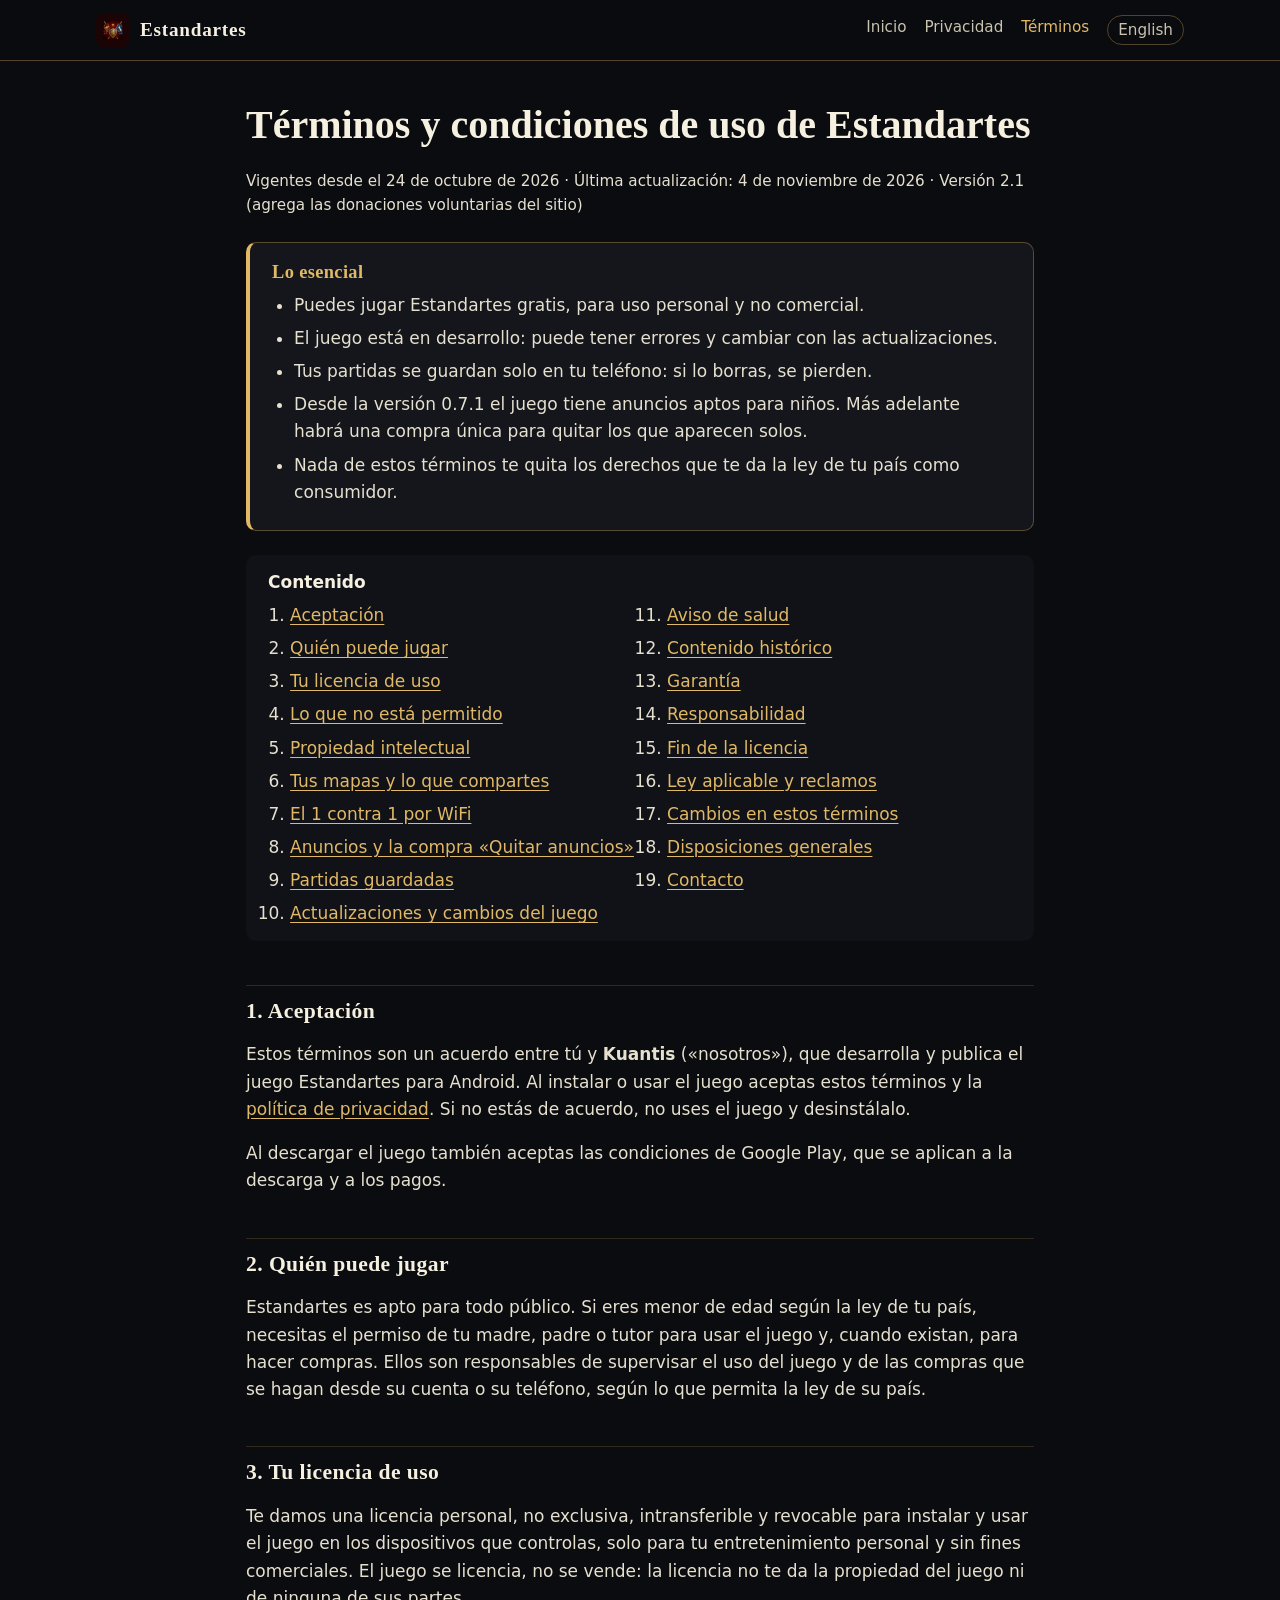
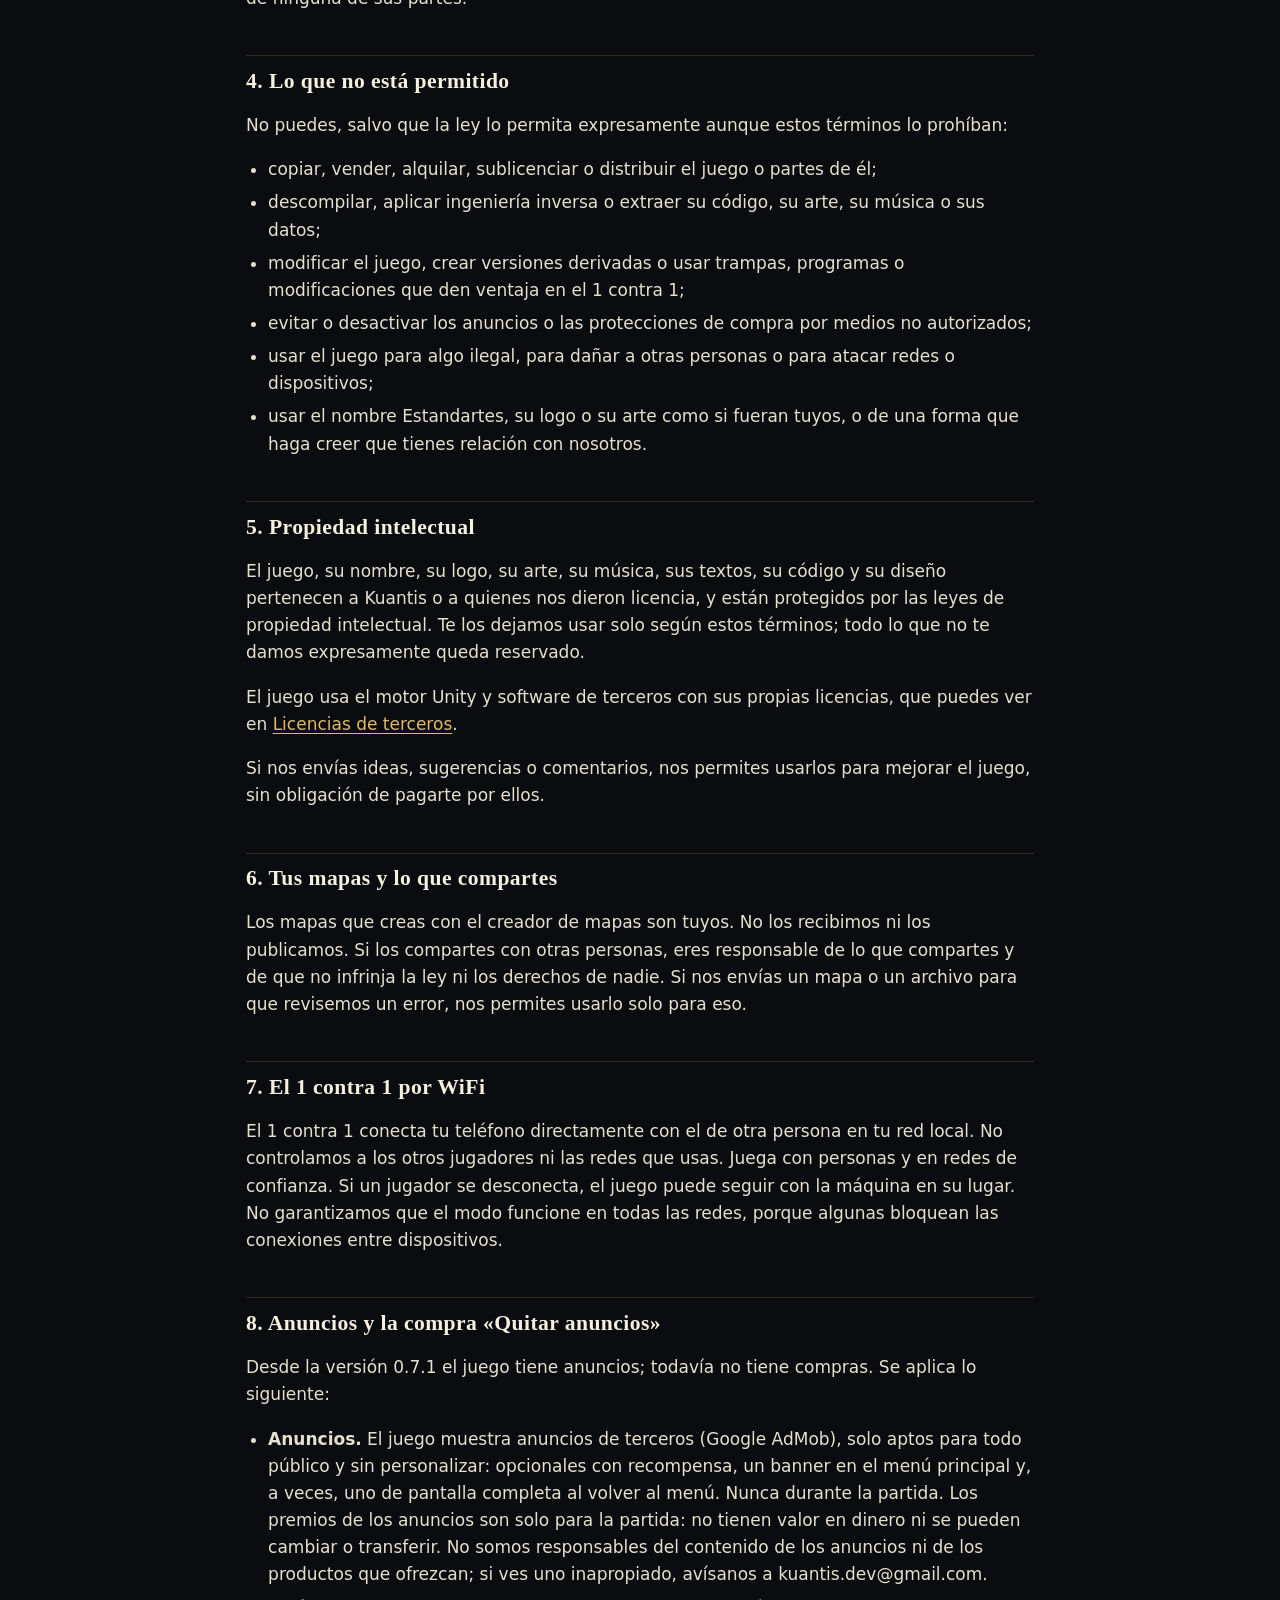
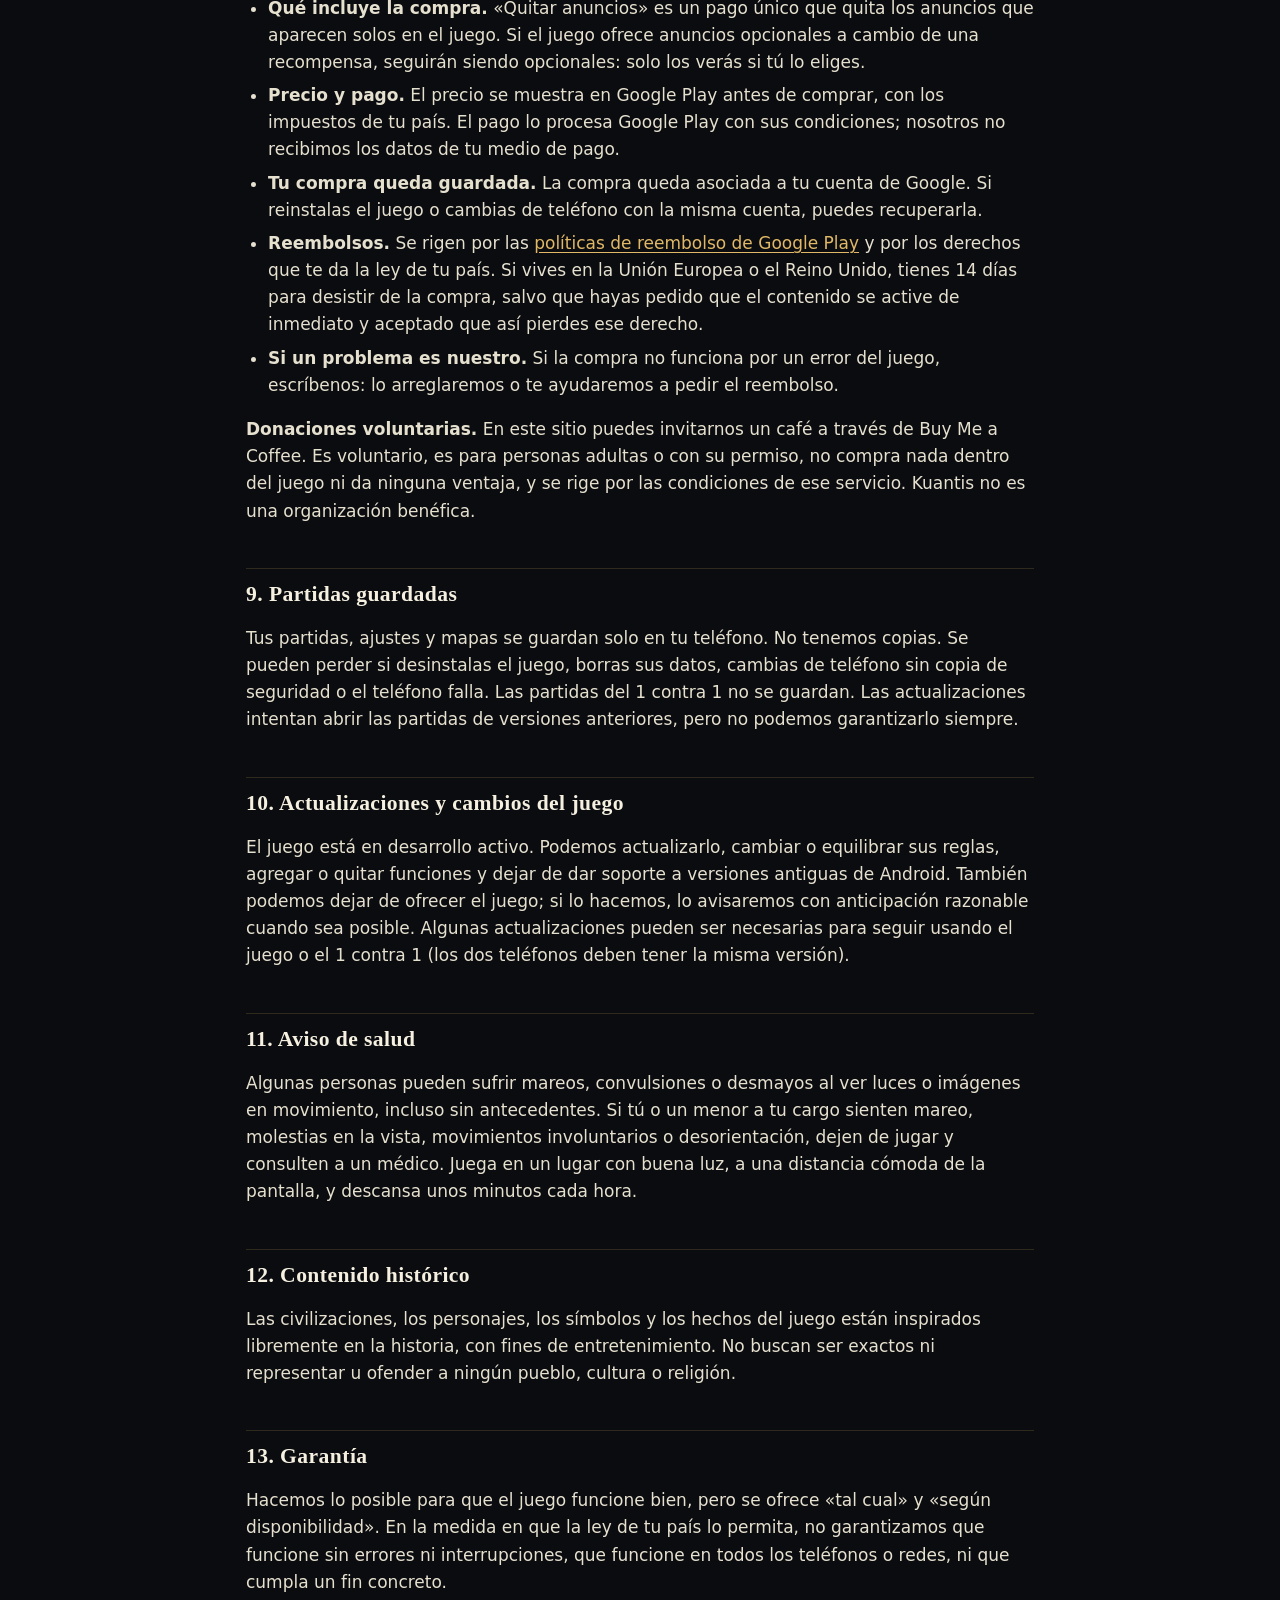
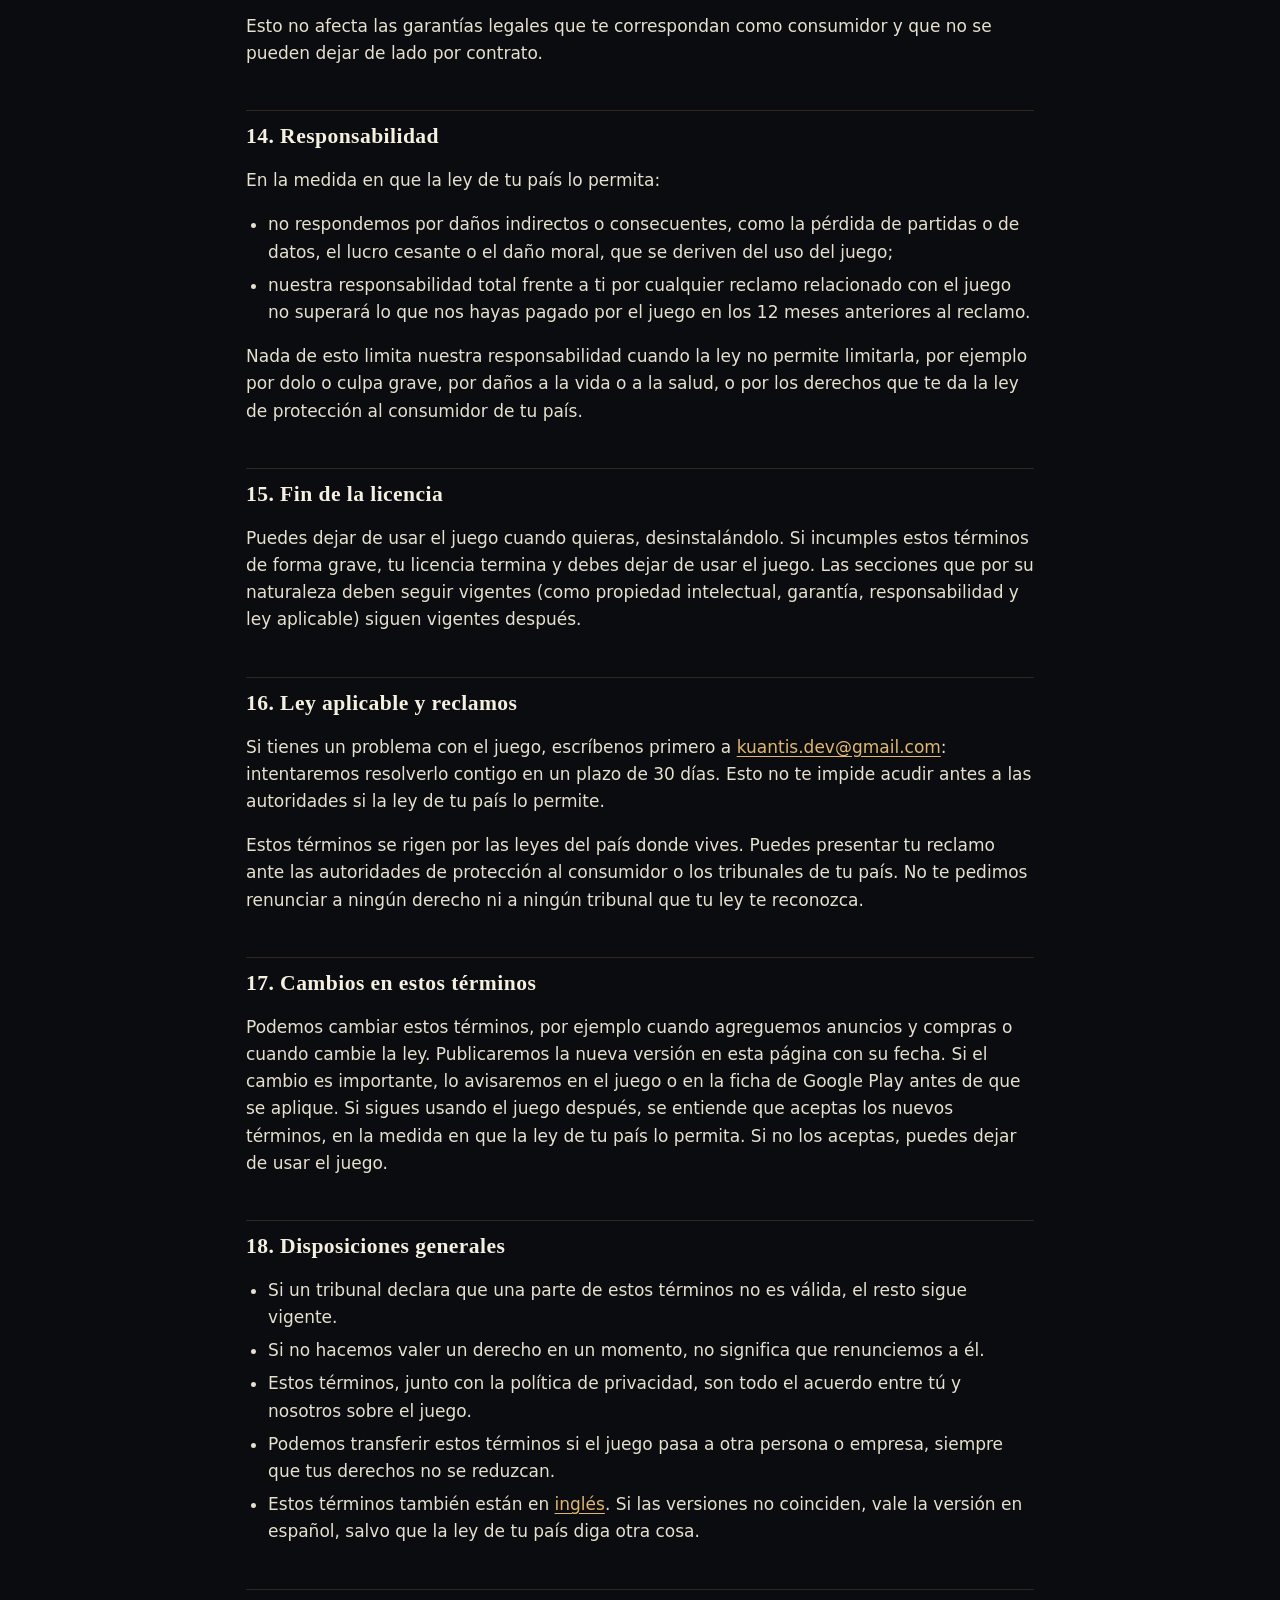
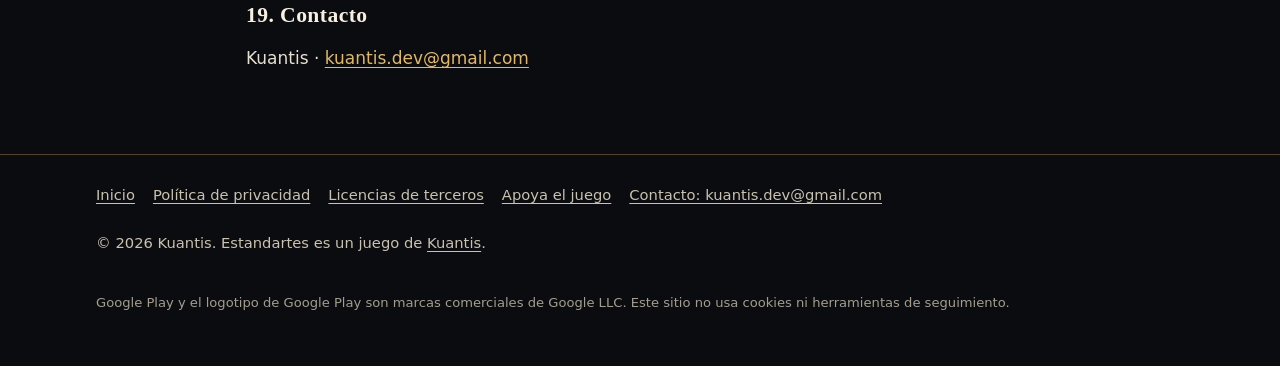
<file: terminos.html>
<!doctype html>
<html lang="es">
<head>
  <meta charset="utf-8">
  <meta name="viewport" content="width=device-width, initial-scale=1">
  <title>Términos de uso — Estandartes</title>
  <meta name="description" content="Términos y condiciones de uso del juego Estandartes para Android, de Kuantis: licencia, reglas, compras futuras, garantías, responsabilidad y reclamos.">
  <link rel="canonical" href="https://kuantis.github.io/estandartes/terminos.html">
  <link rel="alternate" hreflang="es" href="https://kuantis.github.io/estandartes/terminos.html">
  <link rel="alternate" hreflang="en" href="https://kuantis.github.io/estandartes/en/terms.html">
  <meta name="theme-color" content="#0b0c10">
  <link rel="icon" type="image/png" sizes="32x32" href="assets/img/favicon-32.png">
  <link rel="stylesheet" href="assets/css/estilo.css">
</head>
<body>
  <a class="saltar" href="#contenido">Saltar al contenido</a>

  <header class="cabecera">
    <div class="contenedor">
      <a class="marca" href="./"><img src="assets/img/icono-192.png" alt="" width="34" height="34">Estandartes</a>
      <nav class="menu" aria-label="Principal">
        <a class="opcional" href="./">Inicio</a>
        <a href="privacidad.html">Privacidad</a>
        <a href="terminos.html" aria-current="page">Términos</a>
        <a class="idioma" href="en/terms.html" hreflang="en" lang="en">English</a>
      </nav>
    </div>
  </header>

  <main id="contenido" class="legal">
    <div class="contenedor">
      <h1>Términos y condiciones de uso de Estandartes</h1>
      <p class="fecha">Vigentes desde el 24 de octubre de 2026 · Última actualización: 4 de noviembre de 2026 · Versión 2.1 (agrega las donaciones voluntarias del sitio)</p>

      <section class="resumen" aria-labelledby="lo-esencial">
        <h2 id="lo-esencial">Lo esencial</h2>
        <ul>
          <li>Puedes jugar Estandartes gratis, para uso personal y no comercial.</li>
          <li>El juego está en desarrollo: puede tener errores y cambiar con las actualizaciones.</li>
          <li>Tus partidas se guardan solo en tu teléfono: si lo borras, se pierden.</li>
          <li>Desde la versión 0.7.1 el juego tiene anuncios aptos para niños. Más adelante habrá una compra única para quitar los que aparecen solos.</li>
          <li>Nada de estos términos te quita los derechos que te da la ley de tu país como consumidor.</li>
        </ul>
      </section>

      <nav class="indice" aria-label="Contenido">
        <strong>Contenido</strong>
        <ol>
          <li><a href="#aceptacion">Aceptación</a></li>
          <li><a href="#quien">Quién puede jugar</a></li>
          <li><a href="#licencia">Tu licencia de uso</a></li>
          <li><a href="#reglas">Lo que no está permitido</a></li>
          <li><a href="#propiedad">Propiedad intelectual</a></li>
          <li><a href="#tus-mapas">Tus mapas y lo que compartes</a></li>
          <li><a href="#versus">El 1 contra 1 por WiFi</a></li>
          <li><a href="#compras">Anuncios y la compra «Quitar anuncios»</a></li>
          <li><a href="#guardado">Partidas guardadas</a></li>
          <li><a href="#cambios-juego">Actualizaciones y cambios del juego</a></li>
          <li><a href="#salud">Aviso de salud</a></li>
          <li><a href="#historia">Contenido histórico</a></li>
          <li><a href="#garantia">Garantía</a></li>
          <li><a href="#responsabilidad">Responsabilidad</a></li>
          <li><a href="#fin">Fin de la licencia</a></li>
          <li><a href="#ley">Ley aplicable y reclamos</a></li>
          <li><a href="#cambios">Cambios en estos términos</a></li>
          <li><a href="#generales">Disposiciones generales</a></li>
          <li><a href="#contacto">Contacto</a></li>
        </ol>
      </nav>

      <h2 id="aceptacion">1. Aceptación</h2>
      <p>Estos términos son un acuerdo entre tú y <strong>Kuantis</strong> («nosotros»), que desarrolla y publica el juego Estandartes para Android. Al instalar o usar el juego aceptas estos términos y la <a href="privacidad.html">política de privacidad</a>. Si no estás de acuerdo, no uses el juego y desinstálalo.</p>
      <p>Al descargar el juego también aceptas las condiciones de Google Play, que se aplican a la descarga y a los pagos.</p>

      <h2 id="quien">2. Quién puede jugar</h2>
      <p>Estandartes es apto para todo público. Si eres menor de edad según la ley de tu país, necesitas el permiso de tu madre, padre o tutor para usar el juego y, cuando existan, para hacer compras. Ellos son responsables de supervisar el uso del juego y de las compras que se hagan desde su cuenta o su teléfono, según lo que permita la ley de su país.</p>

      <h2 id="licencia">3. Tu licencia de uso</h2>
      <p>Te damos una licencia personal, no exclusiva, intransferible y revocable para instalar y usar el juego en los dispositivos que controlas, solo para tu entretenimiento personal y sin fines comerciales. El juego se licencia, no se vende: la licencia no te da la propiedad del juego ni de ninguna de sus partes.</p>

      <h2 id="reglas">4. Lo que no está permitido</h2>
      <p>No puedes, salvo que la ley lo permita expresamente aunque estos términos lo prohíban:</p>
      <ul>
        <li>copiar, vender, alquilar, sublicenciar o distribuir el juego o partes de él;</li>
        <li>descompilar, aplicar ingeniería inversa o extraer su código, su arte, su música o sus datos;</li>
        <li>modificar el juego, crear versiones derivadas o usar trampas, programas o modificaciones que den ventaja en el 1 contra 1;</li>
        <li>evitar o desactivar los anuncios o las protecciones de compra por medios no autorizados;</li>
        <li>usar el juego para algo ilegal, para dañar a otras personas o para atacar redes o dispositivos;</li>
        <li>usar el nombre Estandartes, su logo o su arte como si fueran tuyos, o de una forma que haga creer que tienes relación con nosotros.</li>
      </ul>

      <h2 id="propiedad">5. Propiedad intelectual</h2>
      <p>El juego, su nombre, su logo, su arte, su música, sus textos, su código y su diseño pertenecen a Kuantis o a quienes nos dieron licencia, y están protegidos por las leyes de propiedad intelectual. Te los dejamos usar solo según estos términos; todo lo que no te damos expresamente queda reservado.</p>
      <p>El juego usa el motor Unity y software de terceros con sus propias licencias, que puedes ver en <a href="licencias.html">Licencias de terceros</a>.</p>
      <p>Si nos envías ideas, sugerencias o comentarios, nos permites usarlos para mejorar el juego, sin obligación de pagarte por ellos.</p>

      <h2 id="tus-mapas">6. Tus mapas y lo que compartes</h2>
      <p>Los mapas que creas con el creador de mapas son tuyos. No los recibimos ni los publicamos. Si los compartes con otras personas, eres responsable de lo que compartes y de que no infrinja la ley ni los derechos de nadie. Si nos envías un mapa o un archivo para que revisemos un error, nos permites usarlo solo para eso.</p>

      <h2 id="versus">7. El 1 contra 1 por WiFi</h2>
      <p>El 1 contra 1 conecta tu teléfono directamente con el de otra persona en tu red local. No controlamos a los otros jugadores ni las redes que usas. Juega con personas y en redes de confianza. Si un jugador se desconecta, el juego puede seguir con la máquina en su lugar. No garantizamos que el modo funcione en todas las redes, porque algunas bloquean las conexiones entre dispositivos.</p>

      <h2 id="compras">8. Anuncios y la compra «Quitar anuncios»</h2>
      <p>Desde la versión 0.7.1 el juego tiene anuncios; todavía no tiene compras. Se aplica lo siguiente:</p>
      <ul>
        <li><strong>Anuncios.</strong> El juego muestra anuncios de terceros (Google AdMob), solo aptos para todo público y sin personalizar: opcionales con recompensa, un banner en el menú principal y, a veces, uno de pantalla completa al volver al menú. Nunca durante la partida. Los premios de los anuncios son solo para la partida: no tienen valor en dinero ni se pueden cambiar o transferir. No somos responsables del contenido de los anuncios ni de los productos que ofrezcan; si ves uno inapropiado, avísanos a kuantis.dev@gmail.com.</li>
        <li><strong>Qué incluye la compra.</strong> «Quitar anuncios» es un pago único que quita los anuncios que aparecen solos en el juego. Si el juego ofrece anuncios opcionales a cambio de una recompensa, seguirán siendo opcionales: solo los verás si tú lo eliges.</li>
        <li><strong>Precio y pago.</strong> El precio se muestra en Google Play antes de comprar, con los impuestos de tu país. El pago lo procesa Google Play con sus condiciones; nosotros no recibimos los datos de tu medio de pago.</li>
        <li><strong>Tu compra queda guardada.</strong> La compra queda asociada a tu cuenta de Google. Si reinstalas el juego o cambias de teléfono con la misma cuenta, puedes recuperarla.</li>
        <li><strong>Reembolsos.</strong> Se rigen por las <a href="https://support.google.com/googleplay/answer/2479637" rel="noopener">políticas de reembolso de Google Play</a> y por los derechos que te da la ley de tu país. Si vives en la Unión Europea o el Reino Unido, tienes 14 días para desistir de la compra, salvo que hayas pedido que el contenido se active de inmediato y aceptado que así pierdes ese derecho.</li>
        <li><strong>Si un problema es nuestro.</strong> Si la compra no funciona por un error del juego, escríbenos: lo arreglaremos o te ayudaremos a pedir el reembolso.</li>
      </ul>

      <p><strong>Donaciones voluntarias.</strong> En este sitio puedes invitarnos un café a través de Buy Me a Coffee. Es voluntario, es para personas adultas o con su permiso, no compra nada dentro del juego ni da ninguna ventaja, y se rige por las condiciones de ese servicio. Kuantis no es una organización benéfica.</p>

      <h2 id="guardado">9. Partidas guardadas</h2>
      <p>Tus partidas, ajustes y mapas se guardan solo en tu teléfono. No tenemos copias. Se pueden perder si desinstalas el juego, borras sus datos, cambias de teléfono sin copia de seguridad o el teléfono falla. Las partidas del 1 contra 1 no se guardan. Las actualizaciones intentan abrir las partidas de versiones anteriores, pero no podemos garantizarlo siempre.</p>

      <h2 id="cambios-juego">10. Actualizaciones y cambios del juego</h2>
      <p>El juego está en desarrollo activo. Podemos actualizarlo, cambiar o equilibrar sus reglas, agregar o quitar funciones y dejar de dar soporte a versiones antiguas de Android. También podemos dejar de ofrecer el juego; si lo hacemos, lo avisaremos con anticipación razonable cuando sea posible. Algunas actualizaciones pueden ser necesarias para seguir usando el juego o el 1 contra 1 (los dos teléfonos deben tener la misma versión).</p>

      <h2 id="salud">11. Aviso de salud</h2>
      <p>Algunas personas pueden sufrir mareos, convulsiones o desmayos al ver luces o imágenes en movimiento, incluso sin antecedentes. Si tú o un menor a tu cargo sienten mareo, molestias en la vista, movimientos involuntarios o desorientación, dejen de jugar y consulten a un médico. Juega en un lugar con buena luz, a una distancia cómoda de la pantalla, y descansa unos minutos cada hora.</p>

      <h2 id="historia">12. Contenido histórico</h2>
      <p>Las civilizaciones, los personajes, los símbolos y los hechos del juego están inspirados libremente en la historia, con fines de entretenimiento. No buscan ser exactos ni representar u ofender a ningún pueblo, cultura o religión.</p>

      <h2 id="garantia">13. Garantía</h2>
      <p>Hacemos lo posible para que el juego funcione bien, pero se ofrece «tal cual» y «según disponibilidad». En la medida en que la ley de tu país lo permita, no garantizamos que funcione sin errores ni interrupciones, que funcione en todos los teléfonos o redes, ni que cumpla un fin concreto.</p>
      <p>Esto no afecta las garantías legales que te correspondan como consumidor y que no se pueden dejar de lado por contrato.</p>

      <h2 id="responsabilidad">14. Responsabilidad</h2>
      <p>En la medida en que la ley de tu país lo permita:</p>
      <ul>
        <li>no respondemos por daños indirectos o consecuentes, como la pérdida de partidas o de datos, el lucro cesante o el daño moral, que se deriven del uso del juego;</li>
        <li>nuestra responsabilidad total frente a ti por cualquier reclamo relacionado con el juego no superará lo que nos hayas pagado por el juego en los 12 meses anteriores al reclamo.</li>
      </ul>
      <p>Nada de esto limita nuestra responsabilidad cuando la ley no permite limitarla, por ejemplo por dolo o culpa grave, por daños a la vida o a la salud, o por los derechos que te da la ley de protección al consumidor de tu país.</p>

      <h2 id="fin">15. Fin de la licencia</h2>
      <p>Puedes dejar de usar el juego cuando quieras, desinstalándolo. Si incumples estos términos de forma grave, tu licencia termina y debes dejar de usar el juego. Las secciones que por su naturaleza deben seguir vigentes (como propiedad intelectual, garantía, responsabilidad y ley aplicable) siguen vigentes después.</p>

      <h2 id="ley">16. Ley aplicable y reclamos</h2>
      <p>Si tienes un problema con el juego, escríbenos primero a <a href="mailto:kuantis.dev@gmail.com">kuantis.dev@gmail.com</a>: intentaremos resolverlo contigo en un plazo de 30 días. Esto no te impide acudir antes a las autoridades si la ley de tu país lo permite.</p>
      <p>Estos términos se rigen por las leyes del país donde vives. Puedes presentar tu reclamo ante las autoridades de protección al consumidor o los tribunales de tu país. No te pedimos renunciar a ningún derecho ni a ningún tribunal que tu ley te reconozca.</p>

      <h2 id="cambios">17. Cambios en estos términos</h2>
      <p>Podemos cambiar estos términos, por ejemplo cuando agreguemos anuncios y compras o cuando cambie la ley. Publicaremos la nueva versión en esta página con su fecha. Si el cambio es importante, lo avisaremos en el juego o en la ficha de Google Play antes de que se aplique. Si sigues usando el juego después, se entiende que aceptas los nuevos términos, en la medida en que la ley de tu país lo permita. Si no los aceptas, puedes dejar de usar el juego.</p>

      <h2 id="generales">18. Disposiciones generales</h2>
      <ul>
        <li>Si un tribunal declara que una parte de estos términos no es válida, el resto sigue vigente.</li>
        <li>Si no hacemos valer un derecho en un momento, no significa que renunciemos a él.</li>
        <li>Estos términos, junto con la política de privacidad, son todo el acuerdo entre tú y nosotros sobre el juego.</li>
        <li>Podemos transferir estos términos si el juego pasa a otra persona o empresa, siempre que tus derechos no se reduzcan.</li>
        <li>Estos términos también están en <a href="en/terms.html" hreflang="en" lang="en">inglés</a>. Si las versiones no coinciden, vale la versión en español, salvo que la ley de tu país diga otra cosa.</li>
      </ul>

      <h2 id="contacto">19. Contacto</h2>
      <p>Kuantis · <a href="mailto:kuantis.dev@gmail.com">kuantis.dev@gmail.com</a></p>
    </div>
  </main>

  <footer class="pie">
    <div class="contenedor">
      <nav aria-label="Pie de página">
        <a href="./">Inicio</a>
        <a href="privacidad.html">Política de privacidad</a>
        <a href="licencias.html">Licencias de terceros</a>
        <a href="https://buymeacoffee.com/kuantis.dev" rel="noopener">Apoya el juego</a>
        <a href="mailto:kuantis.dev@gmail.com">Contacto: kuantis.dev@gmail.com</a>
      </nav>
      <p>© 2026 Kuantis. Estandartes es un juego de <a href="https://kuantisdev.com/" rel="noopener">Kuantis</a>.</p>
      <p class="marcas">Google Play y el logotipo de Google Play son marcas comerciales de Google LLC. Este sitio no usa cookies ni herramientas de seguimiento.</p>
    </div>
  </footer>
</body>
</html>
</file>
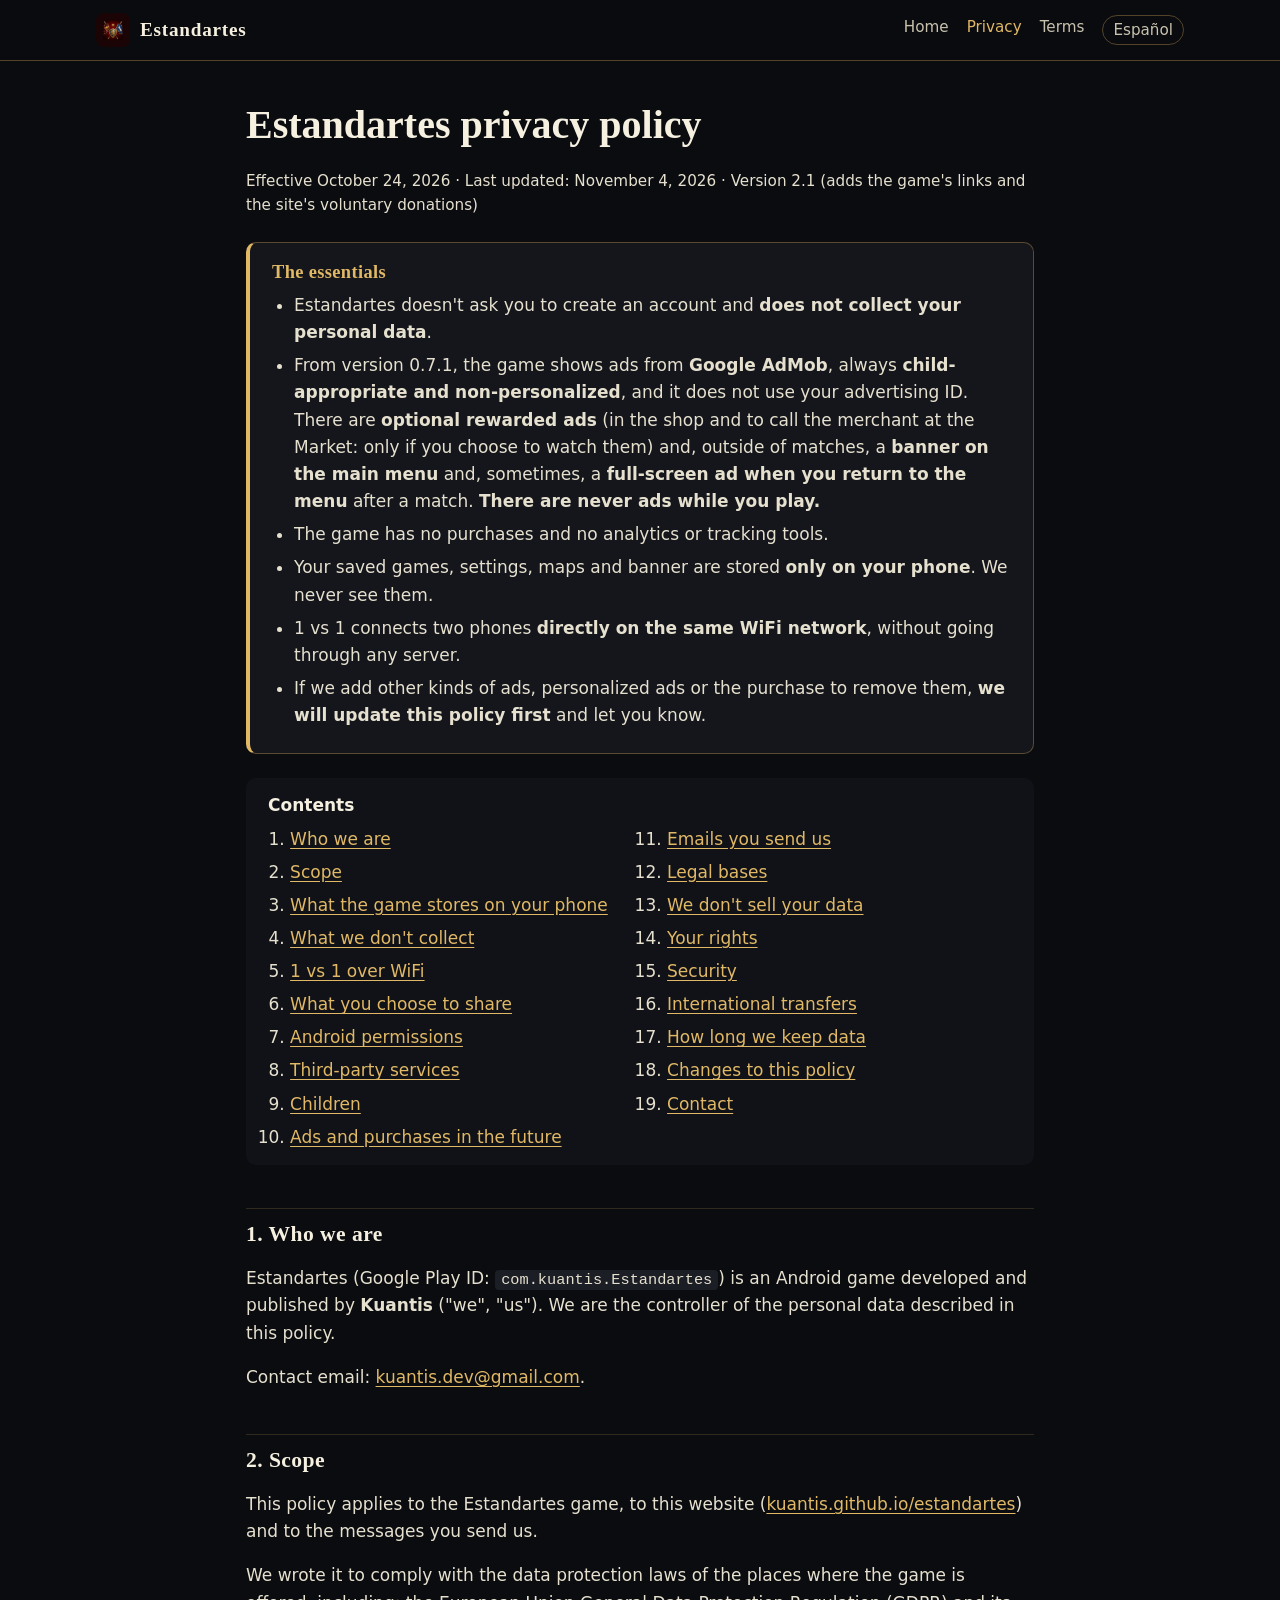
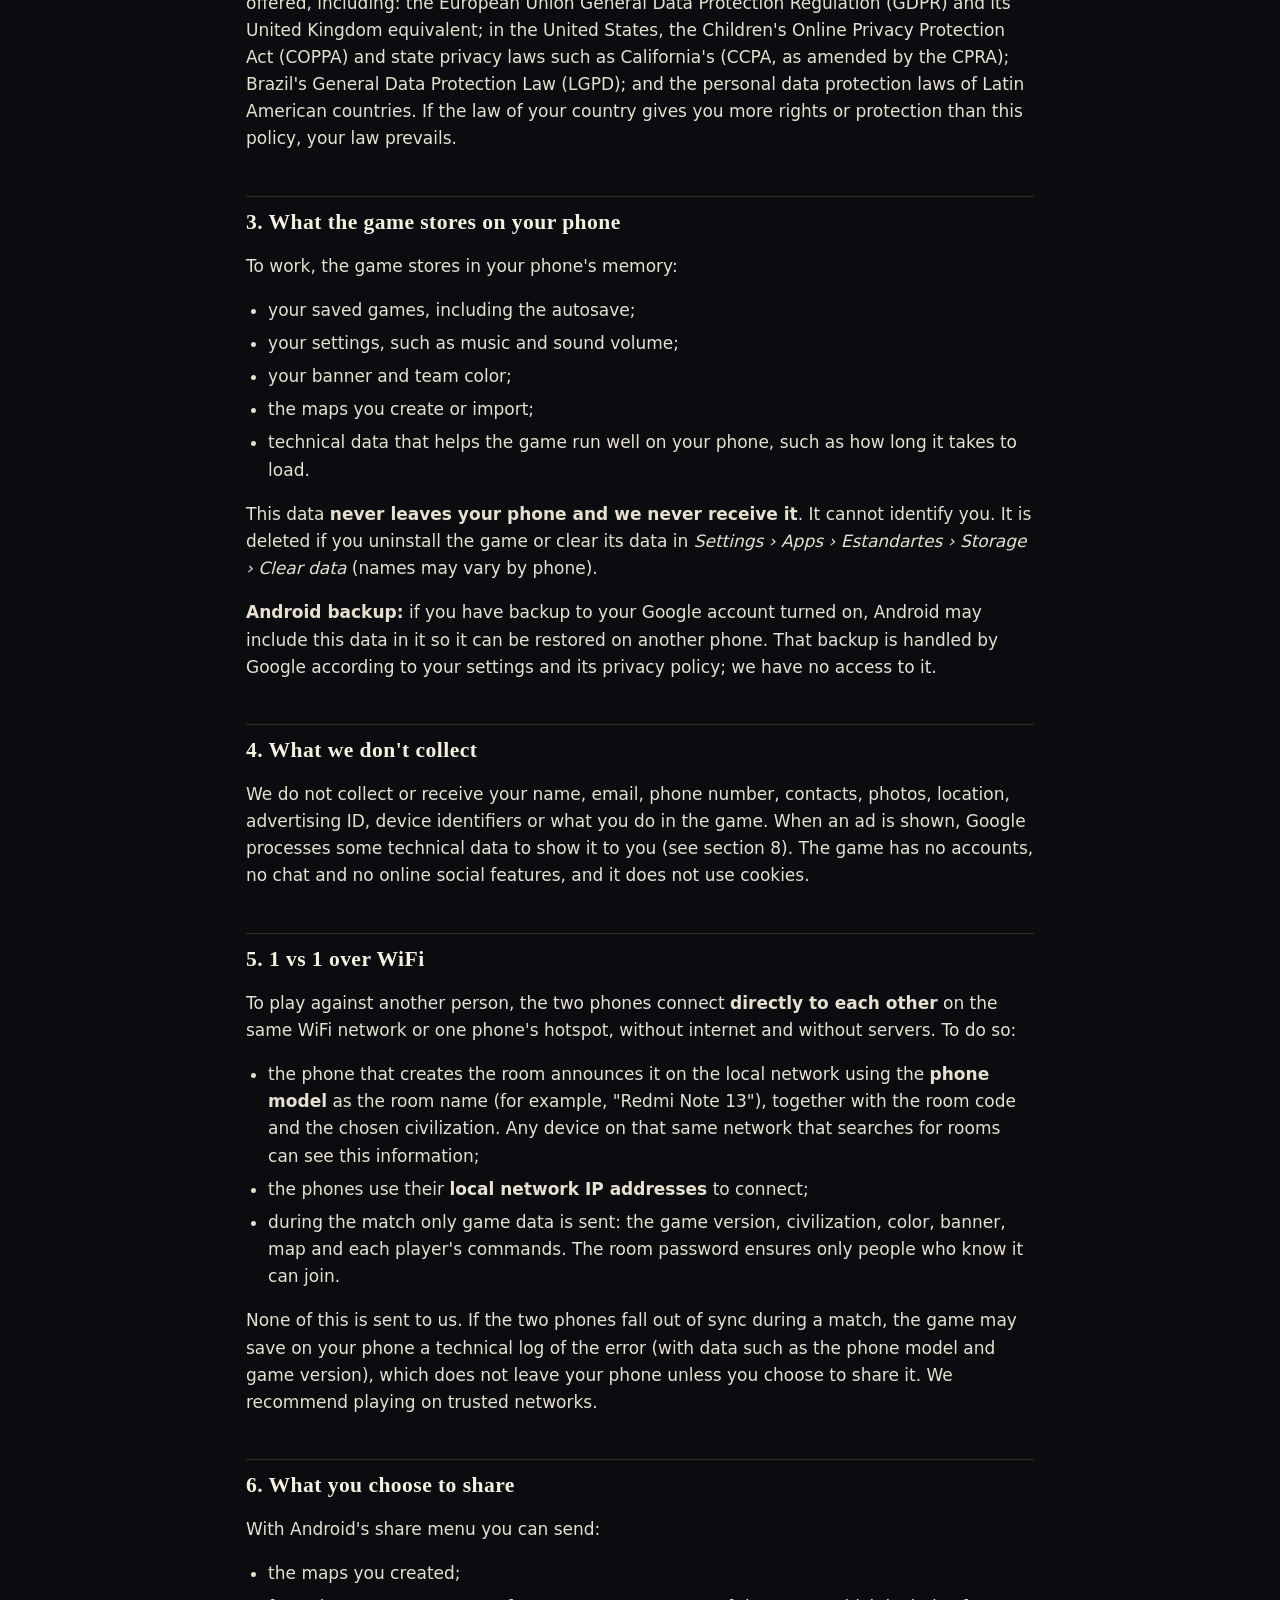
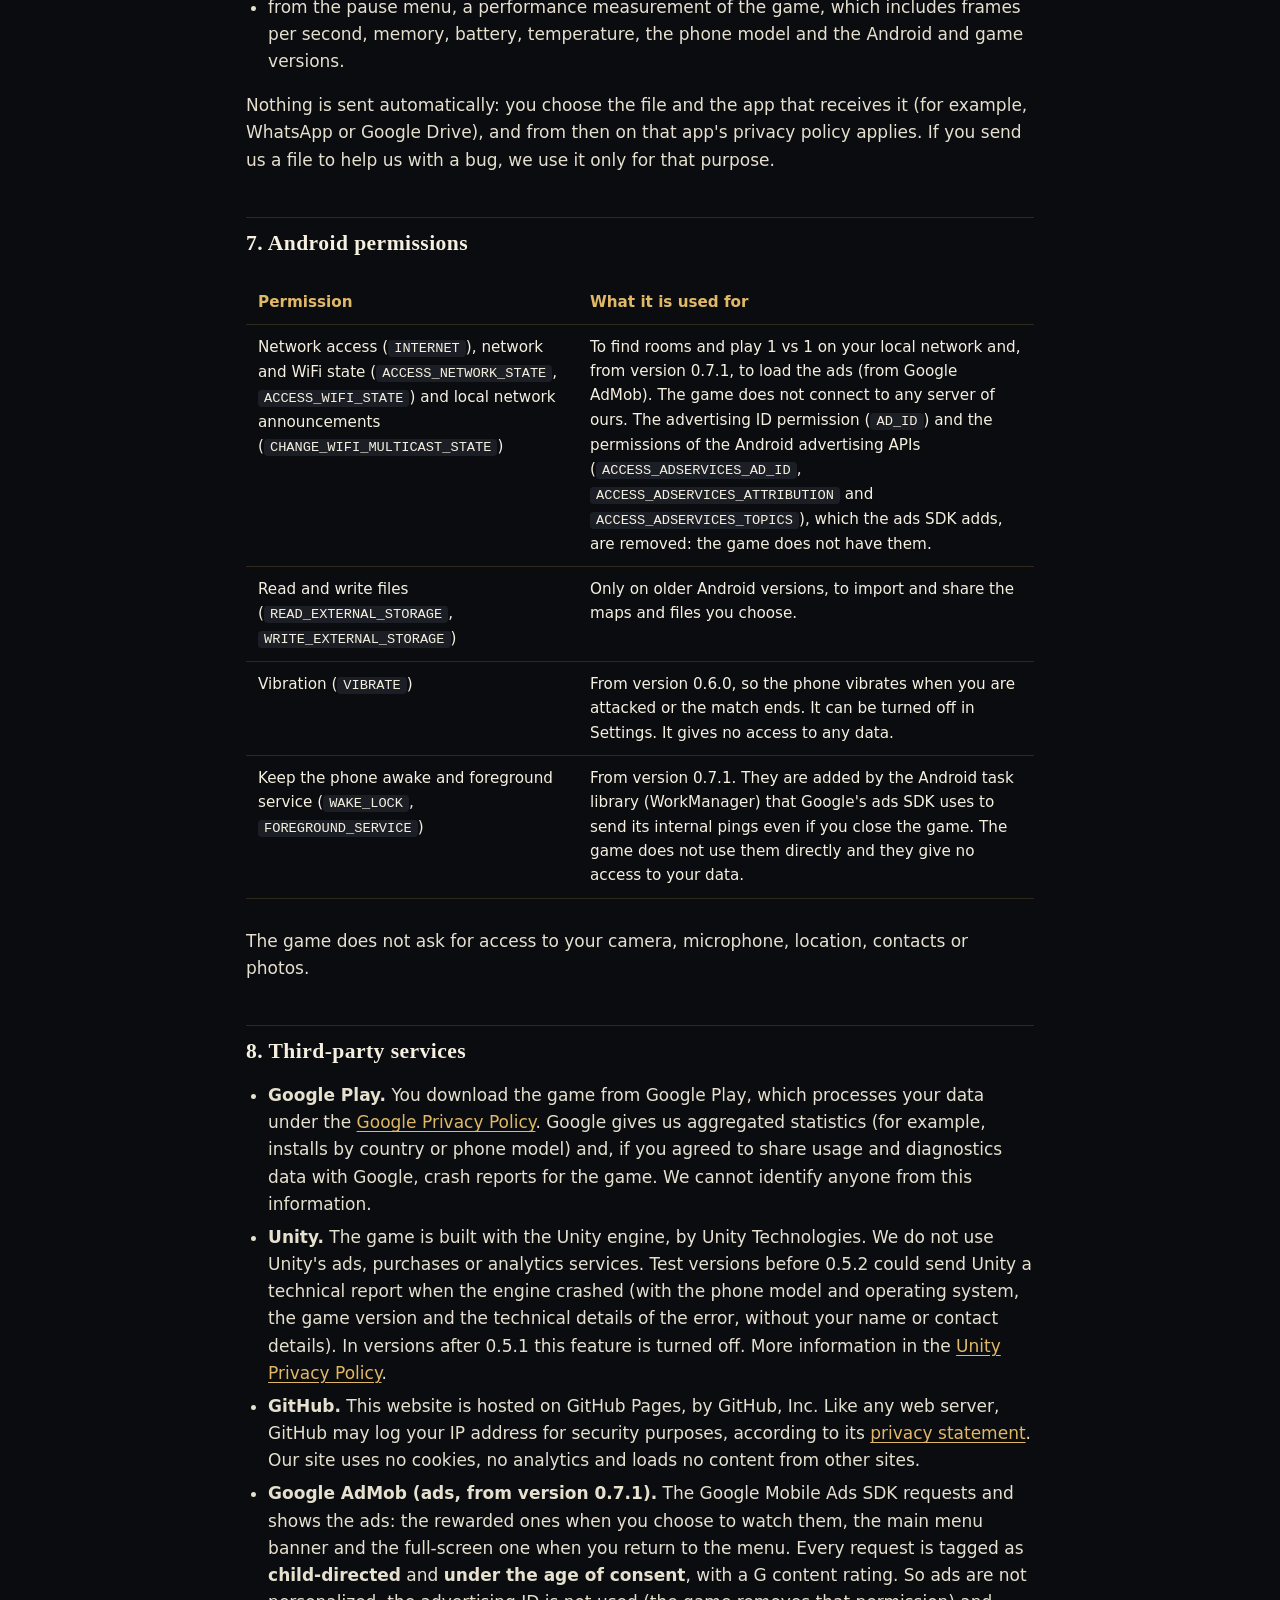
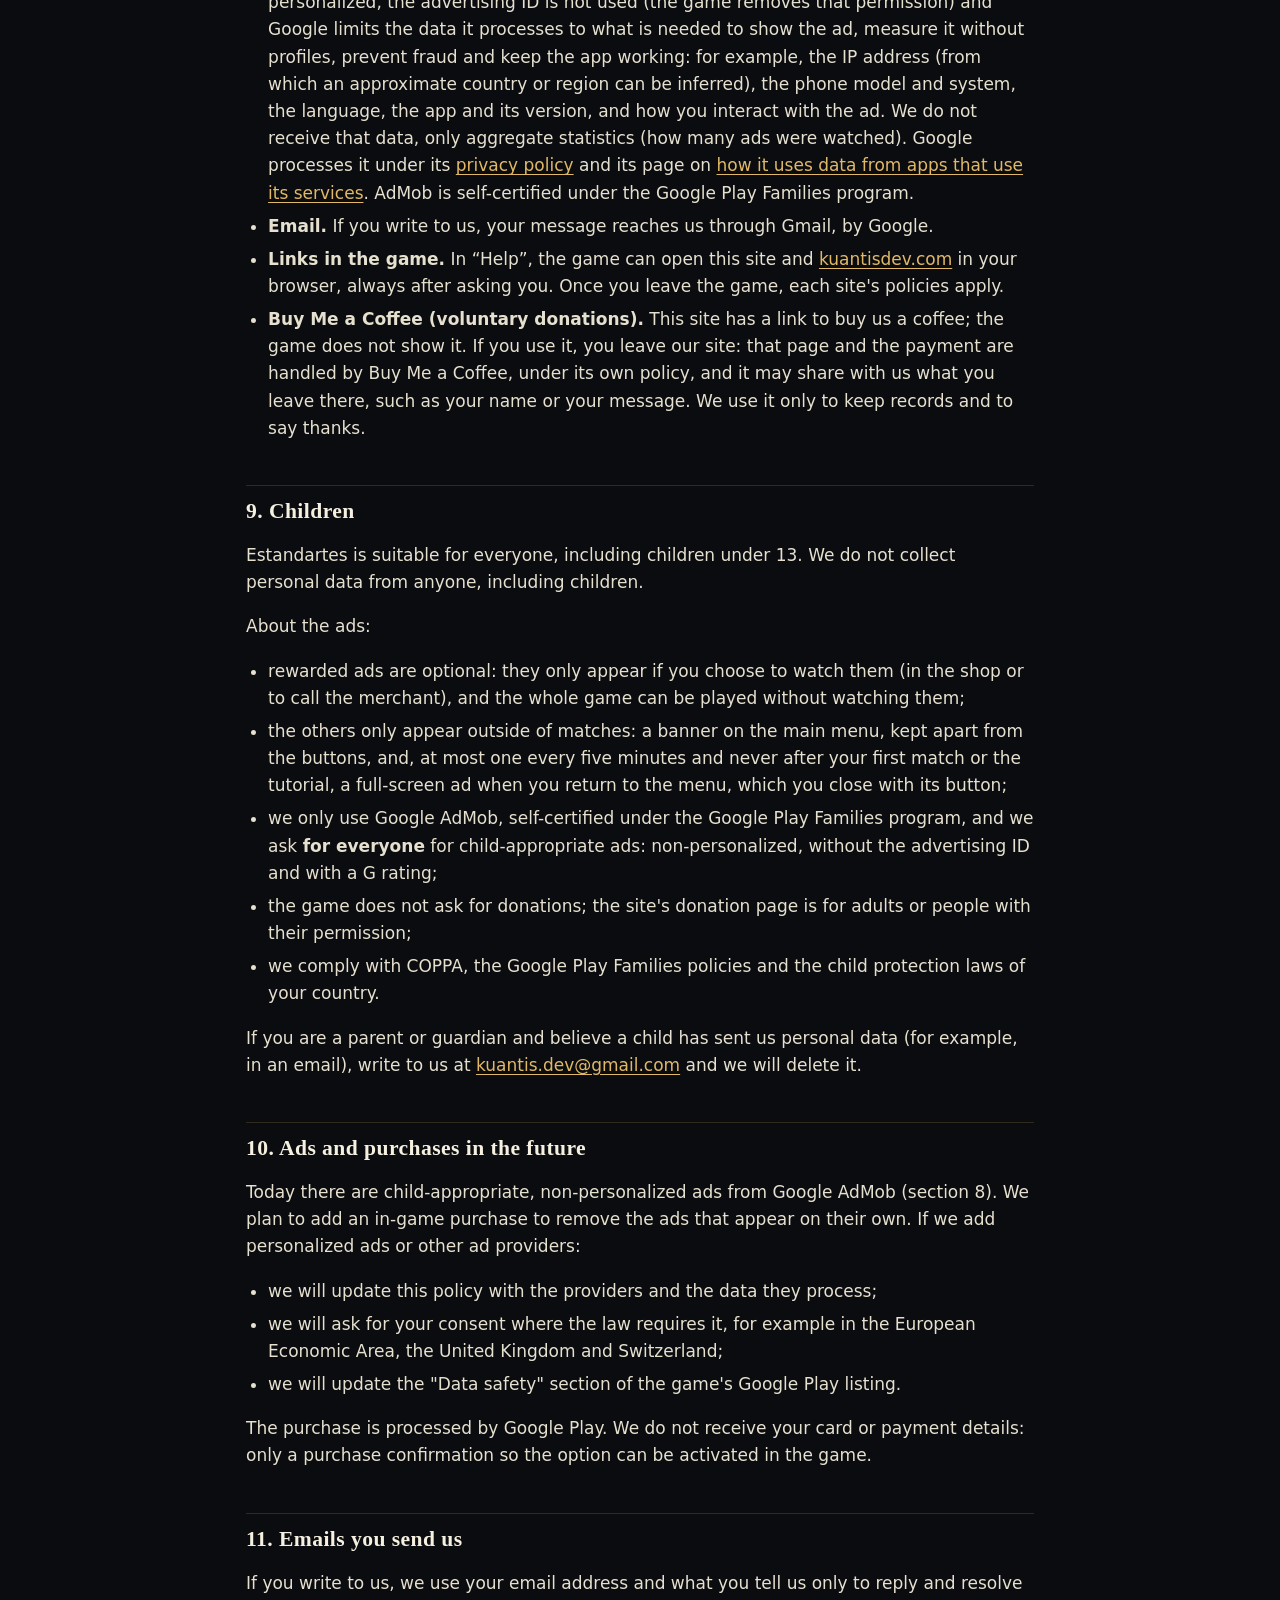
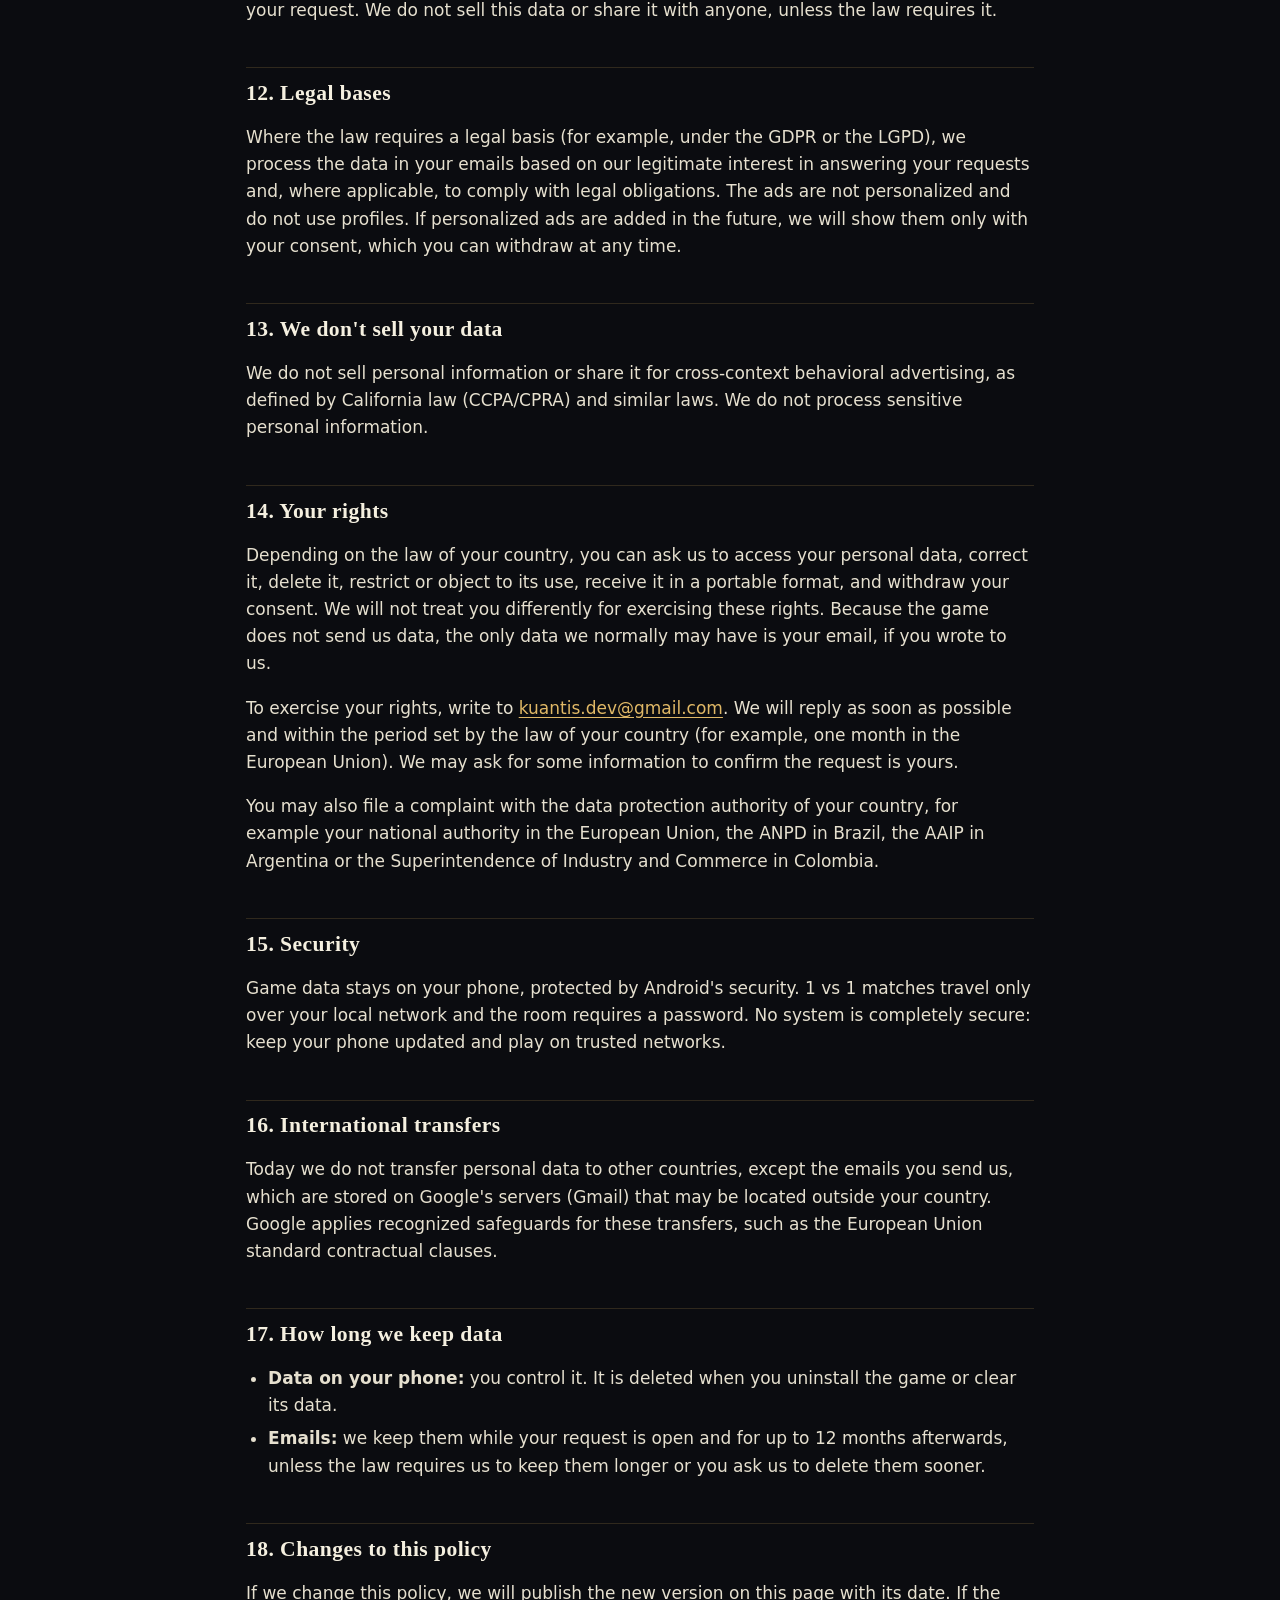
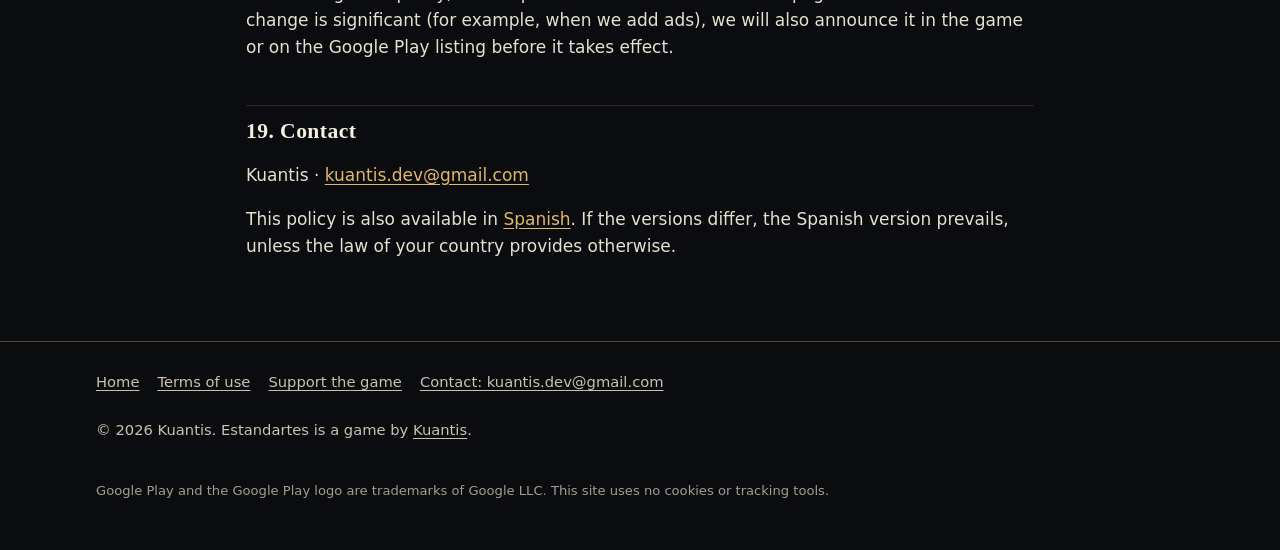
<file: en/privacy.html>
<!doctype html>
<html lang="en">
<head>
  <meta charset="utf-8">
  <meta name="viewport" content="width=device-width, initial-scale=1">
  <title>Privacy policy — Estandartes</title>
  <meta name="description" content="Privacy policy of the Estandartes game for Android, by Kuantis. The game asks for no account and does not collect your personal data. The shop ads are optional and suitable for children.">
  <link rel="canonical" href="https://kuantis.github.io/estandartes/en/privacy.html">
  <link rel="alternate" hreflang="es" href="https://kuantis.github.io/estandartes/privacidad.html">
  <link rel="alternate" hreflang="en" href="https://kuantis.github.io/estandartes/en/privacy.html">
  <meta name="theme-color" content="#0b0c10">
  <link rel="icon" type="image/png" sizes="32x32" href="../assets/img/favicon-32.png">
  <link rel="stylesheet" href="../assets/css/estilo.css">
</head>
<body>
  <a class="saltar" href="#content">Skip to content</a>

  <header class="cabecera">
    <div class="contenedor">
      <a class="marca" href="./"><img src="../assets/img/icono-192.png" alt="" width="34" height="34">Estandartes</a>
      <nav class="menu" aria-label="Main">
        <a class="opcional" href="./">Home</a>
        <a href="privacy.html" aria-current="page">Privacy</a>
        <a href="terms.html">Terms</a>
        <a class="idioma" href="../privacidad.html" hreflang="es" lang="es">Español</a>
      </nav>
    </div>
  </header>

  <main id="content" class="legal">
    <div class="contenedor">
      <h1>Estandartes privacy policy</h1>
      <p class="fecha">Effective October 24, 2026 · Last updated: November 4, 2026 · Version 2.1 (adds the game's links and the site's voluntary donations)</p>

      <section class="resumen" aria-labelledby="essentials">
        <h2 id="essentials">The essentials</h2>
        <ul>
          <li>Estandartes doesn't ask you to create an account and <strong>does not collect your personal data</strong>.</li>
          <li>From version 0.7.1, the game shows ads from <strong>Google AdMob</strong>, always <strong>child-appropriate and non-personalized</strong>, and it does not use your advertising ID. There are <strong>optional rewarded ads</strong> (in the shop and to call the merchant at the Market: only if you choose to watch them) and, outside of matches, a <strong>banner on the main menu</strong> and, sometimes, a <strong>full-screen ad when you return to the menu</strong> after a match. <strong>There are never ads while you play.</strong></li>
          <li>The game has no purchases and no analytics or tracking tools.</li>
          <li>Your saved games, settings, maps and banner are stored <strong>only on your phone</strong>. We never see them.</li>
          <li>1 vs 1 connects two phones <strong>directly on the same WiFi network</strong>, without going through any server.</li>
          <li>If we add other kinds of ads, personalized ads or the purchase to remove them, <strong>we will update this policy first</strong> and let you know.</li>
        </ul>
      </section>

      <nav class="indice" aria-label="Contents">
        <strong>Contents</strong>
        <ol>
          <li><a href="#who-we-are">Who we are</a></li>
          <li><a href="#scope">Scope</a></li>
          <li><a href="#on-your-phone">What the game stores on your phone</a></li>
          <li><a href="#not-collected">What we don't collect</a></li>
          <li><a href="#wifi">1 vs 1 over WiFi</a></li>
          <li><a href="#sharing">What you choose to share</a></li>
          <li><a href="#permissions">Android permissions</a></li>
          <li><a href="#third-parties">Third-party services</a></li>
          <li><a href="#children">Children</a></li>
          <li><a href="#future">Ads and purchases in the future</a></li>
          <li><a href="#emails">Emails you send us</a></li>
          <li><a href="#legal-bases">Legal bases</a></li>
          <li><a href="#no-sale">We don't sell your data</a></li>
          <li><a href="#rights">Your rights</a></li>
          <li><a href="#security">Security</a></li>
          <li><a href="#transfers">International transfers</a></li>
          <li><a href="#retention">How long we keep data</a></li>
          <li><a href="#changes">Changes to this policy</a></li>
          <li><a href="#contact">Contact</a></li>
        </ol>
      </nav>

      <h2 id="who-we-are">1. Who we are</h2>
      <p>Estandartes (Google Play ID: <code>com.kuantis.Estandartes</code>) is an Android game developed and published by <strong>Kuantis</strong> ("we", "us"). We are the controller of the personal data described in this policy.</p>
      <p>Contact email: <a href="mailto:kuantis.dev@gmail.com">kuantis.dev@gmail.com</a>.</p>

      <h2 id="scope">2. Scope</h2>
      <p>This policy applies to the Estandartes game, to this website (<a href="https://kuantis.github.io/estandartes/">kuantis.github.io/estandartes</a>) and to the messages you send us.</p>
      <p>We wrote it to comply with the data protection laws of the places where the game is offered, including: the European Union General Data Protection Regulation (GDPR) and its United Kingdom equivalent; in the United States, the Children's Online Privacy Protection Act (COPPA) and state privacy laws such as California's (CCPA, as amended by the CPRA); Brazil's General Data Protection Law (LGPD); and the personal data protection laws of Latin American countries. If the law of your country gives you more rights or protection than this policy, your law prevails.</p>

      <h2 id="on-your-phone">3. What the game stores on your phone</h2>
      <p>To work, the game stores in your phone's memory:</p>
      <ul>
        <li>your saved games, including the autosave;</li>
        <li>your settings, such as music and sound volume;</li>
        <li>your banner and team color;</li>
        <li>the maps you create or import;</li>
        <li>technical data that helps the game run well on your phone, such as how long it takes to load.</li>
      </ul>
      <p>This data <strong>never leaves your phone and we never receive it</strong>. It cannot identify you. It is deleted if you uninstall the game or clear its data in <em>Settings › Apps › Estandartes › Storage › Clear data</em> (names may vary by phone).</p>
      <p><strong>Android backup:</strong> if you have backup to your Google account turned on, Android may include this data in it so it can be restored on another phone. That backup is handled by Google according to your settings and its privacy policy; we have no access to it.</p>

      <h2 id="not-collected">4. What we don't collect</h2>
      <p>We do not collect or receive your name, email, phone number, contacts, photos, location, advertising ID, device identifiers or what you do in the game. When an ad is shown, Google processes some technical data to show it to you (see section 8). The game has no accounts, no chat and no online social features, and it does not use cookies.</p>

      <h2 id="wifi">5. 1 vs 1 over WiFi</h2>
      <p>To play against another person, the two phones connect <strong>directly to each other</strong> on the same WiFi network or one phone's hotspot, without internet and without servers. To do so:</p>
      <ul>
        <li>the phone that creates the room announces it on the local network using the <strong>phone model</strong> as the room name (for example, "Redmi Note 13"), together with the room code and the chosen civilization. Any device on that same network that searches for rooms can see this information;</li>
        <li>the phones use their <strong>local network IP addresses</strong> to connect;</li>
        <li>during the match only game data is sent: the game version, civilization, color, banner, map and each player's commands. The room password ensures only people who know it can join.</li>
      </ul>
      <p>None of this is sent to us. If the two phones fall out of sync during a match, the game may save on your phone a technical log of the error (with data such as the phone model and game version), which does not leave your phone unless you choose to share it. We recommend playing on trusted networks.</p>

      <h2 id="sharing">6. What you choose to share</h2>
      <p>With Android's share menu you can send:</p>
      <ul>
        <li>the maps you created;</li>
        <li>from the pause menu, a performance measurement of the game, which includes frames per second, memory, battery, temperature, the phone model and the Android and game versions.</li>
      </ul>
      <p>Nothing is sent automatically: you choose the file and the app that receives it (for example, WhatsApp or Google Drive), and from then on that app's privacy policy applies. If you send us a file to help us with a bug, we use it only for that purpose.</p>

      <h2 id="permissions">7. Android permissions</h2>
      <div class="tabla-envoltura">
        <table class="tabla">
          <thead><tr><th scope="col">Permission</th><th scope="col">What it is used for</th></tr></thead>
          <tbody>
            <tr><td>Network access (<code>INTERNET</code>), network and WiFi state (<code>ACCESS_NETWORK_STATE</code>, <code>ACCESS_WIFI_STATE</code>) and local network announcements (<code>CHANGE_WIFI_MULTICAST_STATE</code>)</td><td>To find rooms and play 1 vs 1 on your local network and, from version 0.7.1, to load the ads (from Google AdMob). The game does not connect to any server of ours. The advertising ID permission (<code>AD_ID</code>) and the permissions of the Android advertising APIs (<code>ACCESS_ADSERVICES_AD_ID</code>, <code>ACCESS_ADSERVICES_ATTRIBUTION</code> and <code>ACCESS_ADSERVICES_TOPICS</code>), which the ads SDK adds, are removed: the game does not have them.</td></tr>
            <tr><td>Read and write files (<code>READ_EXTERNAL_STORAGE</code>, <code>WRITE_EXTERNAL_STORAGE</code>)</td><td>Only on older Android versions, to import and share the maps and files you choose.</td></tr>
            <tr><td>Vibration (<code>VIBRATE</code>)</td><td>From version 0.6.0, so the phone vibrates when you are attacked or the match ends. It can be turned off in Settings. It gives no access to any data.</td></tr>
            <tr><td>Keep the phone awake and foreground service (<code>WAKE_LOCK</code>, <code>FOREGROUND_SERVICE</code>)</td><td>From version 0.7.1. They are added by the Android task library (WorkManager) that Google's ads SDK uses to send its internal pings even if you close the game. The game does not use them directly and they give no access to your data.</td></tr>
          </tbody>
        </table>
      </div>
      <p>The game does not ask for access to your camera, microphone, location, contacts or photos.</p>

      <h2 id="third-parties">8. Third-party services</h2>
      <ul>
        <li><strong>Google Play.</strong> You download the game from Google Play, which processes your data under the <a href="https://policies.google.com/privacy" rel="noopener">Google Privacy Policy</a>. Google gives us aggregated statistics (for example, installs by country or phone model) and, if you agreed to share usage and diagnostics data with Google, crash reports for the game. We cannot identify anyone from this information.</li>
        <li><strong>Unity.</strong> The game is built with the Unity engine, by Unity Technologies. We do not use Unity's ads, purchases or analytics services. Test versions before 0.5.2 could send Unity a technical report when the engine crashed (with the phone model and operating system, the game version and the technical details of the error, without your name or contact details). In versions after 0.5.1 this feature is turned off. More information in the <a href="https://unity.com/legal/privacy-policy" rel="noopener">Unity Privacy Policy</a>.</li>
        <li><strong>GitHub.</strong> This website is hosted on GitHub Pages, by GitHub, Inc. Like any web server, GitHub may log your IP address for security purposes, according to its <a href="https://docs.github.com/site-policy/privacy-policies/github-general-privacy-statement" rel="noopener">privacy statement</a>. Our site uses no cookies, no analytics and loads no content from other sites.</li>
        <li><strong>Google AdMob (ads, from version 0.7.1).</strong> The Google Mobile Ads SDK requests and shows the ads: the rewarded ones when you choose to watch them, the main menu banner and the full-screen one when you return to the menu. Every request is tagged as <strong>child-directed</strong> and <strong>under the age of consent</strong>, with a G content rating. So ads are not personalized, the advertising ID is not used (the game removes that permission) and Google limits the data it processes to what is needed to show the ad, measure it without profiles, prevent fraud and keep the app working: for example, the IP address (from which an approximate country or region can be inferred), the phone model and system, the language, the app and its version, and how you interact with the ad. We do not receive that data, only aggregate statistics (how many ads were watched). Google processes it under its <a href="https://policies.google.com/privacy" rel="noopener">privacy policy</a> and its page on <a href="https://policies.google.com/technologies/partner-sites" rel="noopener">how it uses data from apps that use its services</a>. AdMob is self-certified under the Google Play Families program.</li>
        <li><strong>Email.</strong> If you write to us, your message reaches us through Gmail, by Google.</li>
        <li><strong>Links in the game.</strong> In “Help”, the game can open this site and <a href="https://kuantisdev.com/" rel="noopener">kuantisdev.com</a> in your browser, always after asking you. Once you leave the game, each site's policies apply.</li>
        <li><strong>Buy Me a Coffee (voluntary donations).</strong> This site has a link to buy us a coffee; the game does not show it. If you use it, you leave our site: that page and the payment are handled by Buy Me a Coffee, under its own policy, and it may share with us what you leave there, such as your name or your message. We use it only to keep records and to say thanks.</li>
      </ul>

      <h2 id="children">9. Children</h2>
      <p>Estandartes is suitable for everyone, including children under 13. We do not collect personal data from anyone, including children.</p>
      <p>About the ads:</p>
      <ul>
        <li>rewarded ads are optional: they only appear if you choose to watch them (in the shop or to call the merchant), and the whole game can be played without watching them;</li>
        <li>the others only appear outside of matches: a banner on the main menu, kept apart from the buttons, and, at most one every five minutes and never after your first match or the tutorial, a full-screen ad when you return to the menu, which you close with its button;</li>
        <li>we only use Google AdMob, self-certified under the Google Play Families program, and we ask <strong>for everyone</strong> for child-appropriate ads: non-personalized, without the advertising ID and with a G rating;</li>
        <li>the game does not ask for donations; the site's donation page is for adults or people with their permission;</li>
        <li>we comply with COPPA, the Google Play Families policies and the child protection laws of your country.</li>
      </ul>
      <p>If you are a parent or guardian and believe a child has sent us personal data (for example, in an email), write to us at <a href="mailto:kuantis.dev@gmail.com">kuantis.dev@gmail.com</a> and we will delete it.</p>

      <h2 id="future">10. Ads and purchases in the future</h2>
      <p>Today there are child-appropriate, non-personalized ads from Google AdMob (section 8). We plan to add an in-game purchase to remove the ads that appear on their own. If we add personalized ads or other ad providers:</p>
      <ul>
        <li>we will update this policy with the providers and the data they process;</li>
        <li>we will ask for your consent where the law requires it, for example in the European Economic Area, the United Kingdom and Switzerland;</li>
        <li>we will update the "Data safety" section of the game's Google Play listing.</li>
      </ul>
      <p>The purchase is processed by Google Play. We do not receive your card or payment details: only a purchase confirmation so the option can be activated in the game.</p>

      <h2 id="emails">11. Emails you send us</h2>
      <p>If you write to us, we use your email address and what you tell us only to reply and resolve your request. We do not sell this data or share it with anyone, unless the law requires it.</p>

      <h2 id="legal-bases">12. Legal bases</h2>
      <p>Where the law requires a legal basis (for example, under the GDPR or the LGPD), we process the data in your emails based on our legitimate interest in answering your requests and, where applicable, to comply with legal obligations. The ads are not personalized and do not use profiles. If personalized ads are added in the future, we will show them only with your consent, which you can withdraw at any time.</p>

      <h2 id="no-sale">13. We don't sell your data</h2>
      <p>We do not sell personal information or share it for cross-context behavioral advertising, as defined by California law (CCPA/CPRA) and similar laws. We do not process sensitive personal information.</p>

      <h2 id="rights">14. Your rights</h2>
      <p>Depending on the law of your country, you can ask us to access your personal data, correct it, delete it, restrict or object to its use, receive it in a portable format, and withdraw your consent. We will not treat you differently for exercising these rights. Because the game does not send us data, the only data we normally may have is your email, if you wrote to us.</p>
      <p>To exercise your rights, write to <a href="mailto:kuantis.dev@gmail.com">kuantis.dev@gmail.com</a>. We will reply as soon as possible and within the period set by the law of your country (for example, one month in the European Union). We may ask for some information to confirm the request is yours.</p>
      <p>You may also file a complaint with the data protection authority of your country, for example your national authority in the European Union, the ANPD in Brazil, the AAIP in Argentina or the Superintendence of Industry and Commerce in Colombia.</p>

      <h2 id="security">15. Security</h2>
      <p>Game data stays on your phone, protected by Android's security. 1 vs 1 matches travel only over your local network and the room requires a password. No system is completely secure: keep your phone updated and play on trusted networks.</p>

      <h2 id="transfers">16. International transfers</h2>
      <p>Today we do not transfer personal data to other countries, except the emails you send us, which are stored on Google's servers (Gmail) that may be located outside your country. Google applies recognized safeguards for these transfers, such as the European Union standard contractual clauses.</p>

      <h2 id="retention">17. How long we keep data</h2>
      <ul>
        <li><strong>Data on your phone:</strong> you control it. It is deleted when you uninstall the game or clear its data.</li>
        <li><strong>Emails:</strong> we keep them while your request is open and for up to 12 months afterwards, unless the law requires us to keep them longer or you ask us to delete them sooner.</li>
      </ul>

      <h2 id="changes">18. Changes to this policy</h2>
      <p>If we change this policy, we will publish the new version on this page with its date. If the change is significant (for example, when we add ads), we will also announce it in the game or on the Google Play listing before it takes effect.</p>

      <h2 id="contact">19. Contact</h2>
      <p>Kuantis · <a href="mailto:kuantis.dev@gmail.com">kuantis.dev@gmail.com</a></p>
      <p>This policy is also available in <a href="../privacidad.html" hreflang="es" lang="es">Spanish</a>. If the versions differ, the Spanish version prevails, unless the law of your country provides otherwise.</p>
    </div>
  </main>

  <footer class="pie">
    <div class="contenedor">
      <nav aria-label="Footer">
        <a href="./">Home</a>
        <a href="terms.html">Terms of use</a>
        <a href="https://buymeacoffee.com/kuantis.dev" rel="noopener">Support the game</a>
        <a href="mailto:kuantis.dev@gmail.com">Contact: kuantis.dev@gmail.com</a>
      </nav>
      <p>© 2026 Kuantis. Estandartes is a game by <a href="https://kuantisdev.com/" rel="noopener">Kuantis</a>.</p>
      <p class="marcas">Google Play and the Google Play logo are trademarks of Google LLC. This site uses no cookies or tracking tools.</p>
    </div>
  </footer>
</body>
</html>
</file>
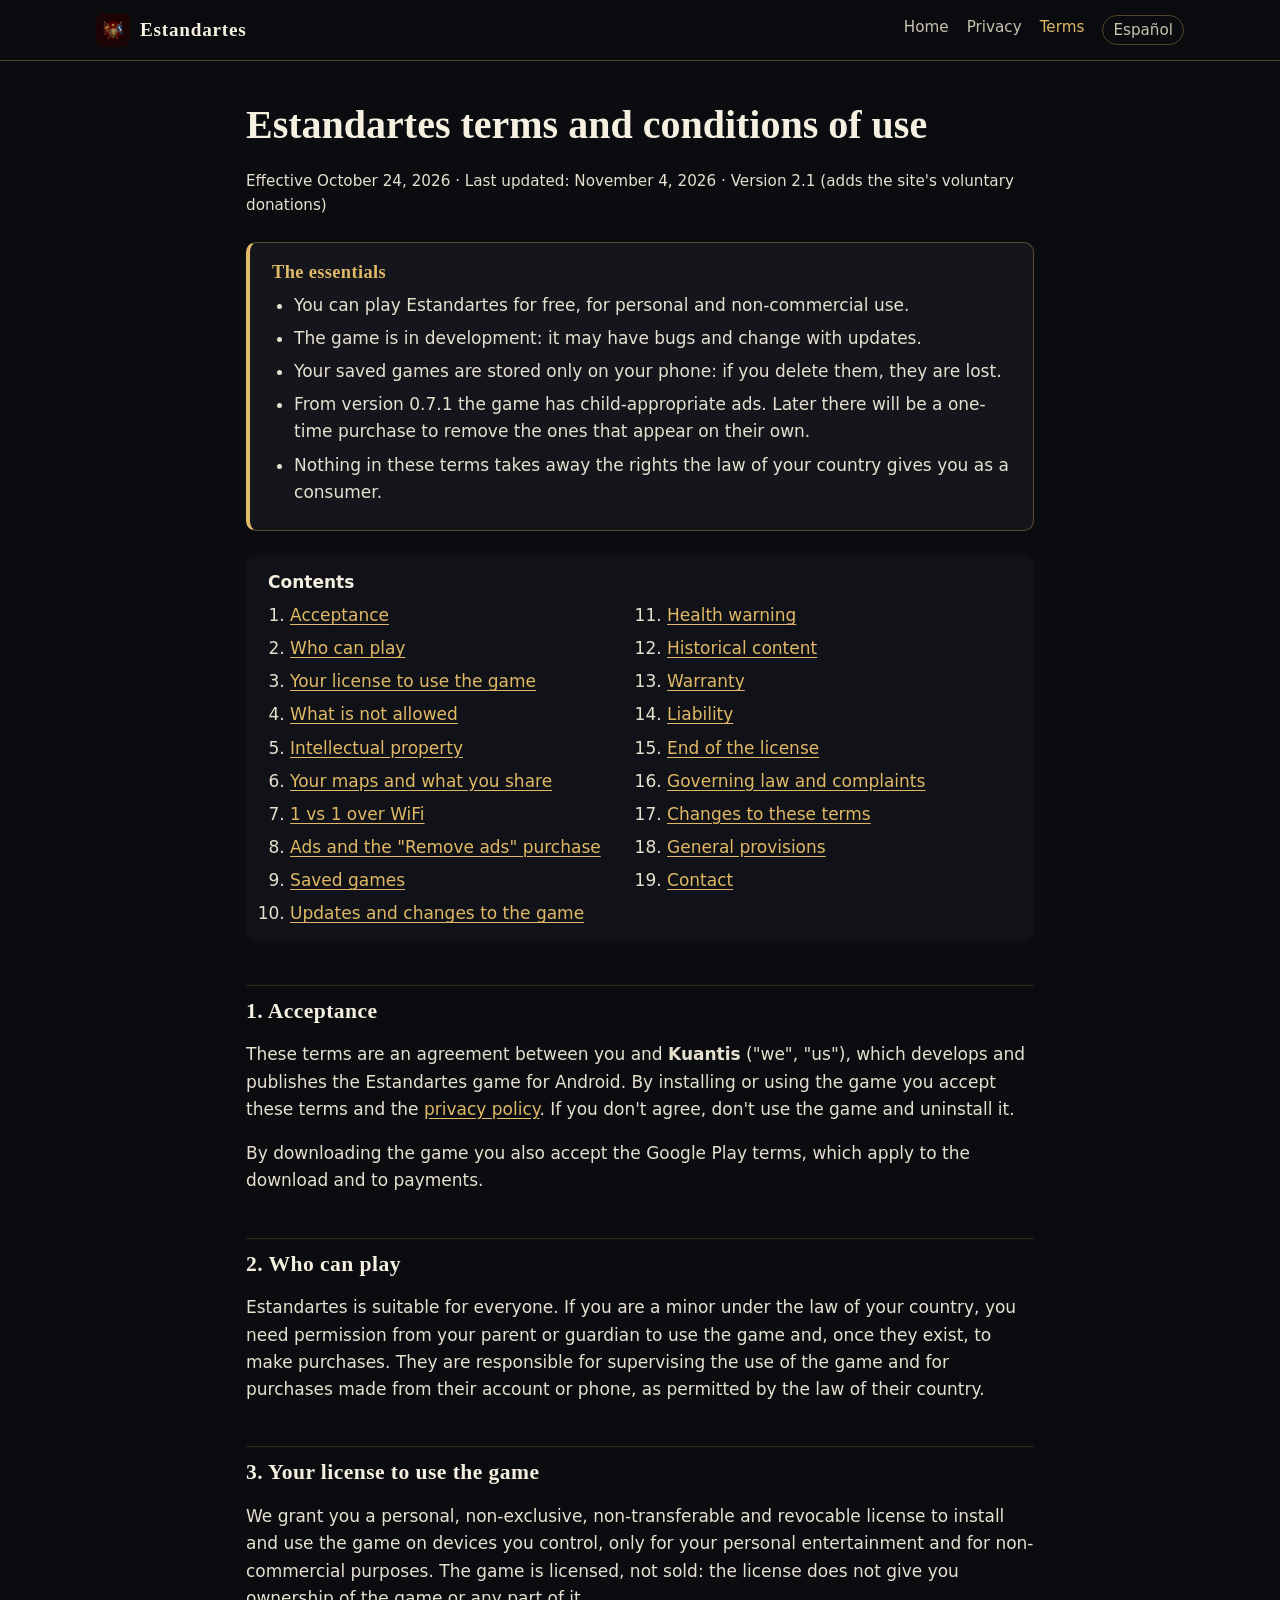
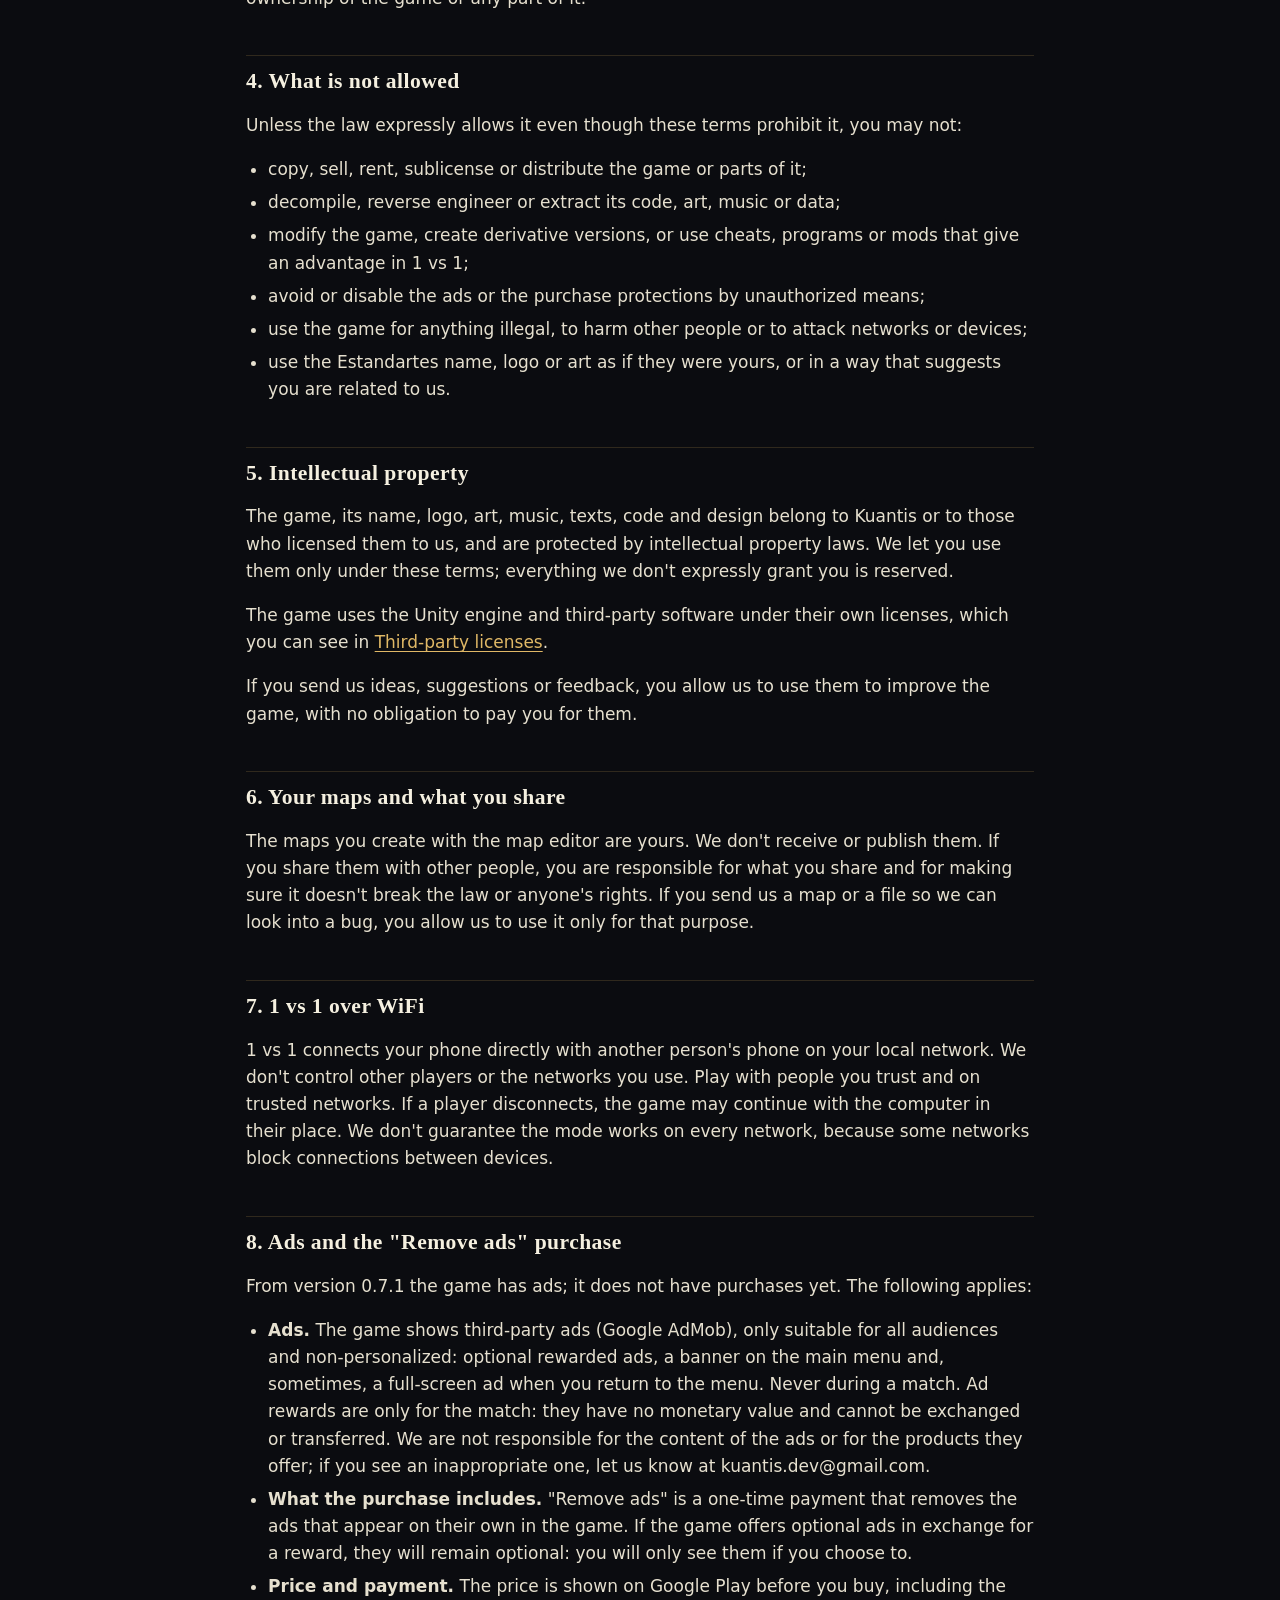
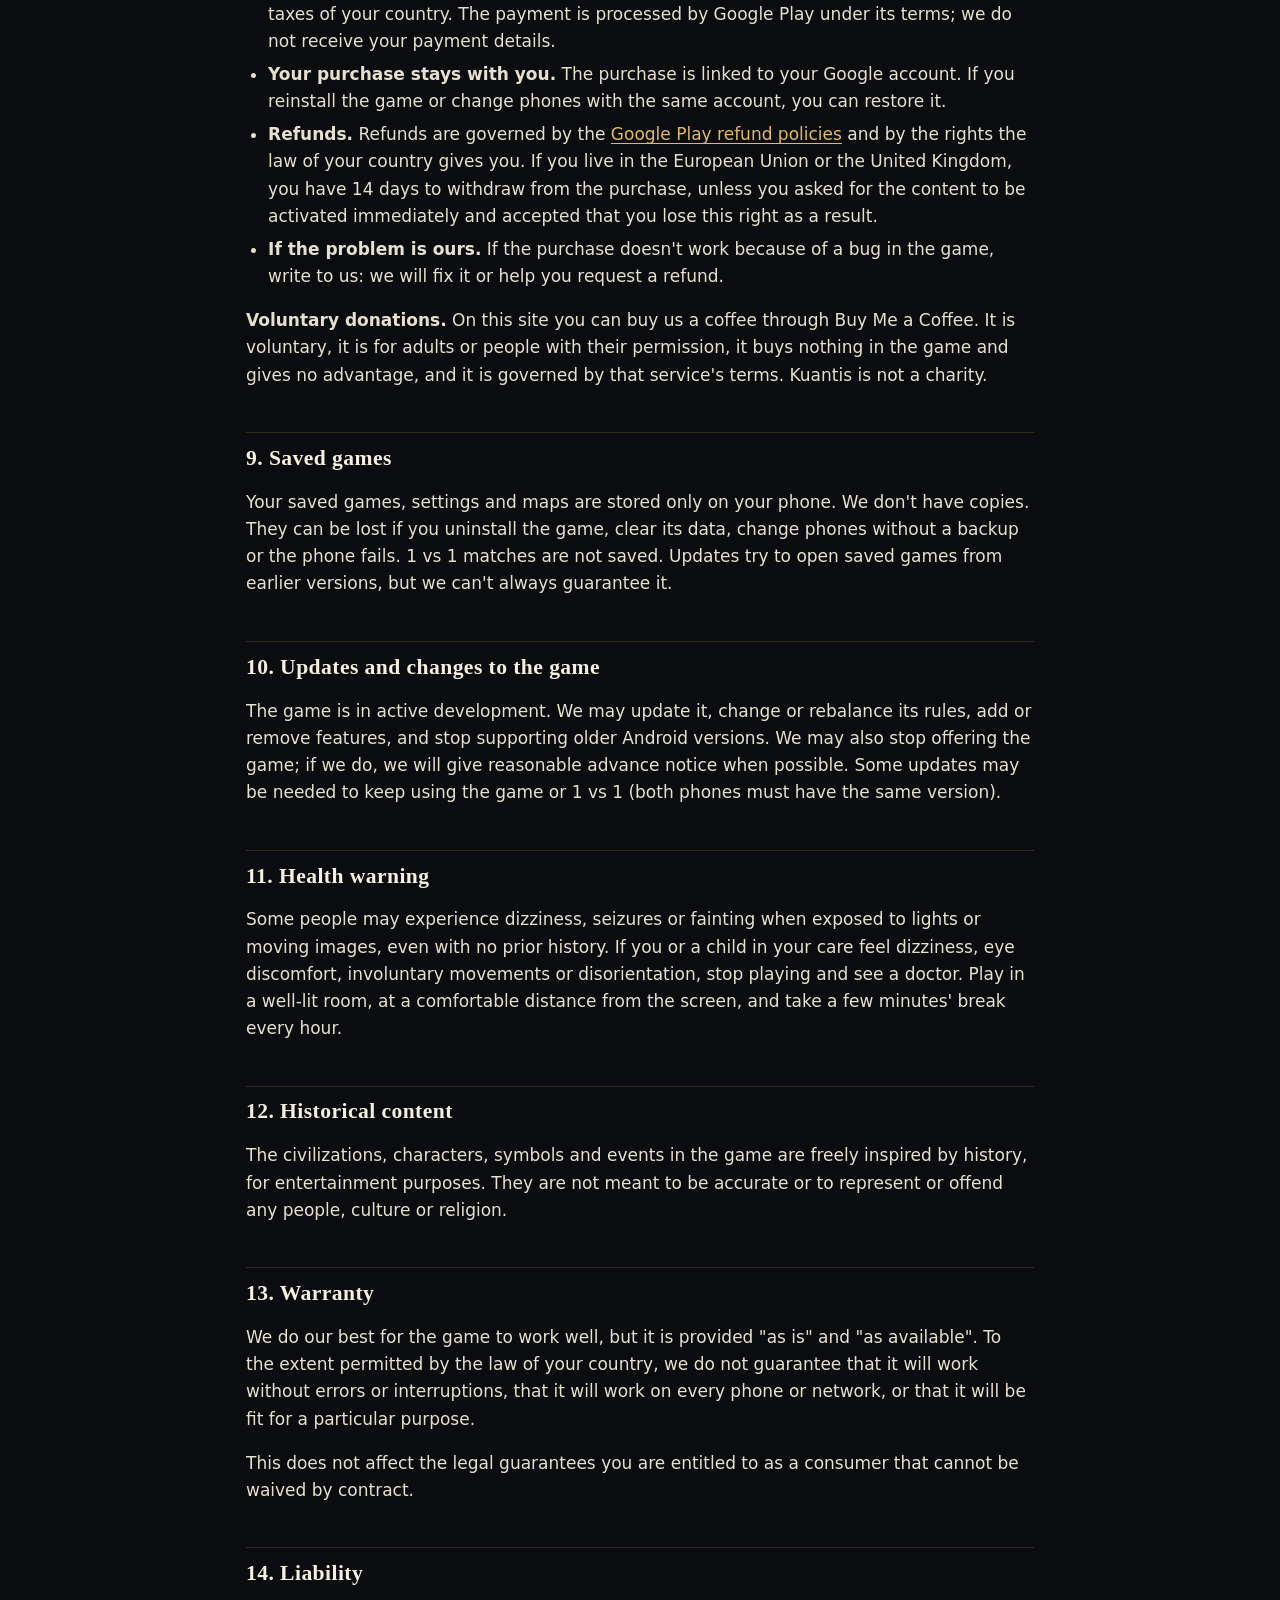
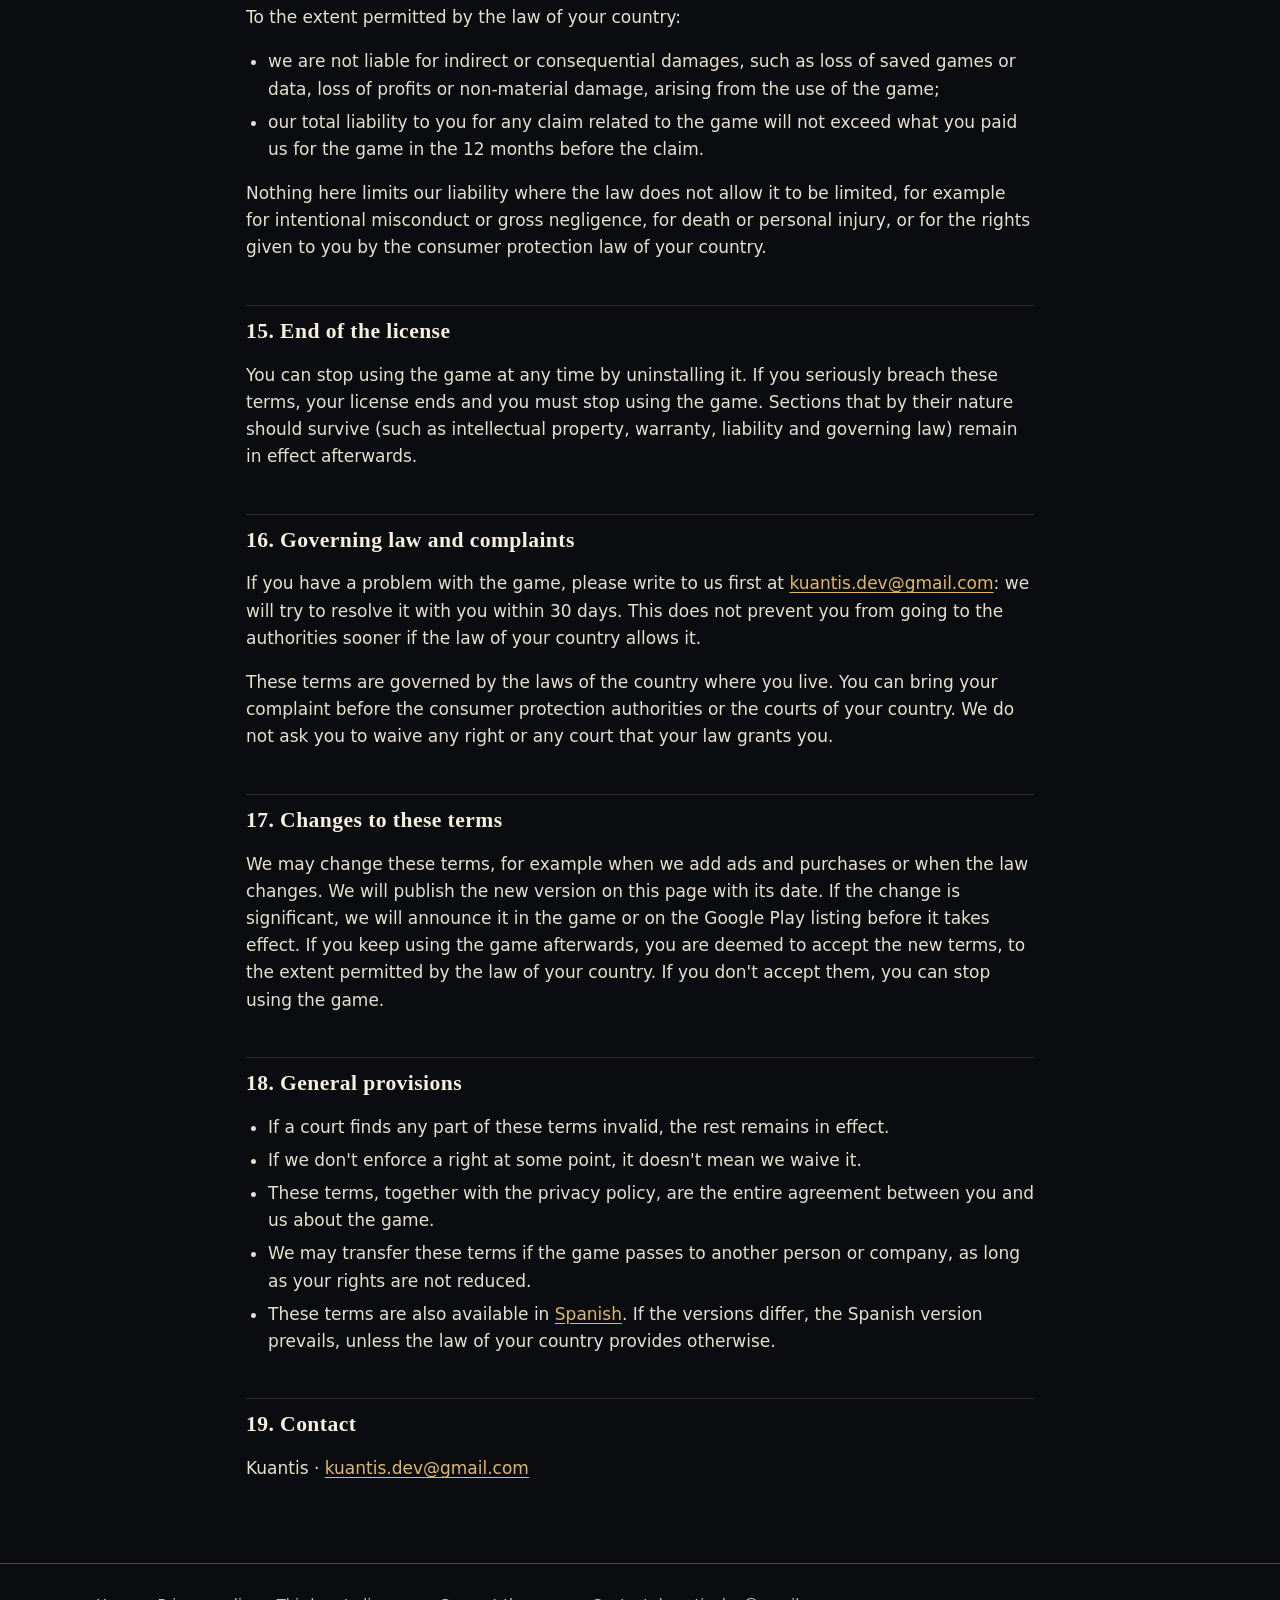
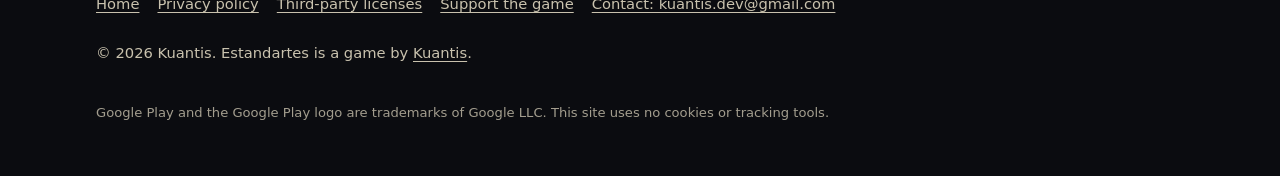
<file: en/terms.html>
<!doctype html>
<html lang="en">
<head>
  <meta charset="utf-8">
  <meta name="viewport" content="width=device-width, initial-scale=1">
  <title>Terms of use — Estandartes</title>
  <meta name="description" content="Terms and conditions of use of the Estandartes game for Android, by Kuantis: license, rules, future purchases, warranty, liability and complaints.">
  <link rel="canonical" href="https://kuantis.github.io/estandartes/en/terms.html">
  <link rel="alternate" hreflang="es" href="https://kuantis.github.io/estandartes/terminos.html">
  <link rel="alternate" hreflang="en" href="https://kuantis.github.io/estandartes/en/terms.html">
  <meta name="theme-color" content="#0b0c10">
  <link rel="icon" type="image/png" sizes="32x32" href="../assets/img/favicon-32.png">
  <link rel="stylesheet" href="../assets/css/estilo.css">
</head>
<body>
  <a class="saltar" href="#content">Skip to content</a>

  <header class="cabecera">
    <div class="contenedor">
      <a class="marca" href="./"><img src="../assets/img/icono-192.png" alt="" width="34" height="34">Estandartes</a>
      <nav class="menu" aria-label="Main">
        <a class="opcional" href="./">Home</a>
        <a href="privacy.html">Privacy</a>
        <a href="terms.html" aria-current="page">Terms</a>
        <a class="idioma" href="../terminos.html" hreflang="es" lang="es">Español</a>
      </nav>
    </div>
  </header>

  <main id="content" class="legal">
    <div class="contenedor">
      <h1>Estandartes terms and conditions of use</h1>
      <p class="fecha">Effective October 24, 2026 · Last updated: November 4, 2026 · Version 2.1 (adds the site's voluntary donations)</p>

      <section class="resumen" aria-labelledby="essentials">
        <h2 id="essentials">The essentials</h2>
        <ul>
          <li>You can play Estandartes for free, for personal and non-commercial use.</li>
          <li>The game is in development: it may have bugs and change with updates.</li>
          <li>Your saved games are stored only on your phone: if you delete them, they are lost.</li>
          <li>From version 0.7.1 the game has child-appropriate ads. Later there will be a one-time purchase to remove the ones that appear on their own.</li>
          <li>Nothing in these terms takes away the rights the law of your country gives you as a consumer.</li>
        </ul>
      </section>

      <nav class="indice" aria-label="Contents">
        <strong>Contents</strong>
        <ol>
          <li><a href="#acceptance">Acceptance</a></li>
          <li><a href="#who">Who can play</a></li>
          <li><a href="#license">Your license to use the game</a></li>
          <li><a href="#rules">What is not allowed</a></li>
          <li><a href="#ip">Intellectual property</a></li>
          <li><a href="#your-maps">Your maps and what you share</a></li>
          <li><a href="#versus">1 vs 1 over WiFi</a></li>
          <li><a href="#purchases">Ads and the "Remove ads" purchase</a></li>
          <li><a href="#saves">Saved games</a></li>
          <li><a href="#updates">Updates and changes to the game</a></li>
          <li><a href="#health">Health warning</a></li>
          <li><a href="#history">Historical content</a></li>
          <li><a href="#warranty">Warranty</a></li>
          <li><a href="#liability">Liability</a></li>
          <li><a href="#termination">End of the license</a></li>
          <li><a href="#law">Governing law and complaints</a></li>
          <li><a href="#changes">Changes to these terms</a></li>
          <li><a href="#general">General provisions</a></li>
          <li><a href="#contact">Contact</a></li>
        </ol>
      </nav>

      <h2 id="acceptance">1. Acceptance</h2>
      <p>These terms are an agreement between you and <strong>Kuantis</strong> ("we", "us"), which develops and publishes the Estandartes game for Android. By installing or using the game you accept these terms and the <a href="privacy.html">privacy policy</a>. If you don't agree, don't use the game and uninstall it.</p>
      <p>By downloading the game you also accept the Google Play terms, which apply to the download and to payments.</p>

      <h2 id="who">2. Who can play</h2>
      <p>Estandartes is suitable for everyone. If you are a minor under the law of your country, you need permission from your parent or guardian to use the game and, once they exist, to make purchases. They are responsible for supervising the use of the game and for purchases made from their account or phone, as permitted by the law of their country.</p>

      <h2 id="license">3. Your license to use the game</h2>
      <p>We grant you a personal, non-exclusive, non-transferable and revocable license to install and use the game on devices you control, only for your personal entertainment and for non-commercial purposes. The game is licensed, not sold: the license does not give you ownership of the game or any part of it.</p>

      <h2 id="rules">4. What is not allowed</h2>
      <p>Unless the law expressly allows it even though these terms prohibit it, you may not:</p>
      <ul>
        <li>copy, sell, rent, sublicense or distribute the game or parts of it;</li>
        <li>decompile, reverse engineer or extract its code, art, music or data;</li>
        <li>modify the game, create derivative versions, or use cheats, programs or mods that give an advantage in 1 vs 1;</li>
        <li>avoid or disable the ads or the purchase protections by unauthorized means;</li>
        <li>use the game for anything illegal, to harm other people or to attack networks or devices;</li>
        <li>use the Estandartes name, logo or art as if they were yours, or in a way that suggests you are related to us.</li>
      </ul>

      <h2 id="ip">5. Intellectual property</h2>
      <p>The game, its name, logo, art, music, texts, code and design belong to Kuantis or to those who licensed them to us, and are protected by intellectual property laws. We let you use them only under these terms; everything we don't expressly grant you is reserved.</p>
      <p>The game uses the Unity engine and third-party software under their own licenses, which you can see in <a href="../licencias.html">Third-party licenses</a>.</p>
      <p>If you send us ideas, suggestions or feedback, you allow us to use them to improve the game, with no obligation to pay you for them.</p>

      <h2 id="your-maps">6. Your maps and what you share</h2>
      <p>The maps you create with the map editor are yours. We don't receive or publish them. If you share them with other people, you are responsible for what you share and for making sure it doesn't break the law or anyone's rights. If you send us a map or a file so we can look into a bug, you allow us to use it only for that purpose.</p>

      <h2 id="versus">7. 1 vs 1 over WiFi</h2>
      <p>1 vs 1 connects your phone directly with another person's phone on your local network. We don't control other players or the networks you use. Play with people you trust and on trusted networks. If a player disconnects, the game may continue with the computer in their place. We don't guarantee the mode works on every network, because some networks block connections between devices.</p>

      <h2 id="purchases">8. Ads and the "Remove ads" purchase</h2>
      <p>From version 0.7.1 the game has ads; it does not have purchases yet. The following applies:</p>
      <ul>
        <li><strong>Ads.</strong> The game shows third-party ads (Google AdMob), only suitable for all audiences and non-personalized: optional rewarded ads, a banner on the main menu and, sometimes, a full-screen ad when you return to the menu. Never during a match. Ad rewards are only for the match: they have no monetary value and cannot be exchanged or transferred. We are not responsible for the content of the ads or for the products they offer; if you see an inappropriate one, let us know at kuantis.dev@gmail.com.</li>
        <li><strong>What the purchase includes.</strong> "Remove ads" is a one-time payment that removes the ads that appear on their own in the game. If the game offers optional ads in exchange for a reward, they will remain optional: you will only see them if you choose to.</li>
        <li><strong>Price and payment.</strong> The price is shown on Google Play before you buy, including the taxes of your country. The payment is processed by Google Play under its terms; we do not receive your payment details.</li>
        <li><strong>Your purchase stays with you.</strong> The purchase is linked to your Google account. If you reinstall the game or change phones with the same account, you can restore it.</li>
        <li><strong>Refunds.</strong> Refunds are governed by the <a href="https://support.google.com/googleplay/answer/2479637" rel="noopener">Google Play refund policies</a> and by the rights the law of your country gives you. If you live in the European Union or the United Kingdom, you have 14 days to withdraw from the purchase, unless you asked for the content to be activated immediately and accepted that you lose this right as a result.</li>
        <li><strong>If the problem is ours.</strong> If the purchase doesn't work because of a bug in the game, write to us: we will fix it or help you request a refund.</li>
      </ul>

      <p><strong>Voluntary donations.</strong> On this site you can buy us a coffee through Buy Me a Coffee. It is voluntary, it is for adults or people with their permission, it buys nothing in the game and gives no advantage, and it is governed by that service's terms. Kuantis is not a charity.</p>

      <h2 id="saves">9. Saved games</h2>
      <p>Your saved games, settings and maps are stored only on your phone. We don't have copies. They can be lost if you uninstall the game, clear its data, change phones without a backup or the phone fails. 1 vs 1 matches are not saved. Updates try to open saved games from earlier versions, but we can't always guarantee it.</p>

      <h2 id="updates">10. Updates and changes to the game</h2>
      <p>The game is in active development. We may update it, change or rebalance its rules, add or remove features, and stop supporting older Android versions. We may also stop offering the game; if we do, we will give reasonable advance notice when possible. Some updates may be needed to keep using the game or 1 vs 1 (both phones must have the same version).</p>

      <h2 id="health">11. Health warning</h2>
      <p>Some people may experience dizziness, seizures or fainting when exposed to lights or moving images, even with no prior history. If you or a child in your care feel dizziness, eye discomfort, involuntary movements or disorientation, stop playing and see a doctor. Play in a well-lit room, at a comfortable distance from the screen, and take a few minutes' break every hour.</p>

      <h2 id="history">12. Historical content</h2>
      <p>The civilizations, characters, symbols and events in the game are freely inspired by history, for entertainment purposes. They are not meant to be accurate or to represent or offend any people, culture or religion.</p>

      <h2 id="warranty">13. Warranty</h2>
      <p>We do our best for the game to work well, but it is provided "as is" and "as available". To the extent permitted by the law of your country, we do not guarantee that it will work without errors or interruptions, that it will work on every phone or network, or that it will be fit for a particular purpose.</p>
      <p>This does not affect the legal guarantees you are entitled to as a consumer that cannot be waived by contract.</p>

      <h2 id="liability">14. Liability</h2>
      <p>To the extent permitted by the law of your country:</p>
      <ul>
        <li>we are not liable for indirect or consequential damages, such as loss of saved games or data, loss of profits or non-material damage, arising from the use of the game;</li>
        <li>our total liability to you for any claim related to the game will not exceed what you paid us for the game in the 12 months before the claim.</li>
      </ul>
      <p>Nothing here limits our liability where the law does not allow it to be limited, for example for intentional misconduct or gross negligence, for death or personal injury, or for the rights given to you by the consumer protection law of your country.</p>

      <h2 id="termination">15. End of the license</h2>
      <p>You can stop using the game at any time by uninstalling it. If you seriously breach these terms, your license ends and you must stop using the game. Sections that by their nature should survive (such as intellectual property, warranty, liability and governing law) remain in effect afterwards.</p>

      <h2 id="law">16. Governing law and complaints</h2>
      <p>If you have a problem with the game, please write to us first at <a href="mailto:kuantis.dev@gmail.com">kuantis.dev@gmail.com</a>: we will try to resolve it with you within 30 days. This does not prevent you from going to the authorities sooner if the law of your country allows it.</p>
      <p>These terms are governed by the laws of the country where you live. You can bring your complaint before the consumer protection authorities or the courts of your country. We do not ask you to waive any right or any court that your law grants you.</p>

      <h2 id="changes">17. Changes to these terms</h2>
      <p>We may change these terms, for example when we add ads and purchases or when the law changes. We will publish the new version on this page with its date. If the change is significant, we will announce it in the game or on the Google Play listing before it takes effect. If you keep using the game afterwards, you are deemed to accept the new terms, to the extent permitted by the law of your country. If you don't accept them, you can stop using the game.</p>

      <h2 id="general">18. General provisions</h2>
      <ul>
        <li>If a court finds any part of these terms invalid, the rest remains in effect.</li>
        <li>If we don't enforce a right at some point, it doesn't mean we waive it.</li>
        <li>These terms, together with the privacy policy, are the entire agreement between you and us about the game.</li>
        <li>We may transfer these terms if the game passes to another person or company, as long as your rights are not reduced.</li>
        <li>These terms are also available in <a href="../terminos.html" hreflang="es" lang="es">Spanish</a>. If the versions differ, the Spanish version prevails, unless the law of your country provides otherwise.</li>
      </ul>

      <h2 id="contact">19. Contact</h2>
      <p>Kuantis · <a href="mailto:kuantis.dev@gmail.com">kuantis.dev@gmail.com</a></p>
    </div>
  </main>

  <footer class="pie">
    <div class="contenedor">
      <nav aria-label="Footer">
        <a href="./">Home</a>
        <a href="privacy.html">Privacy policy</a>
        <a href="../licencias.html">Third-party licenses</a>
        <a href="https://buymeacoffee.com/kuantis.dev" rel="noopener">Support the game</a>
        <a href="mailto:kuantis.dev@gmail.com">Contact: kuantis.dev@gmail.com</a>
      </nav>
      <p>© 2026 Kuantis. Estandartes is a game by <a href="https://kuantisdev.com/" rel="noopener">Kuantis</a>.</p>
      <p class="marcas">Google Play and the Google Play logo are trademarks of Google LLC. This site uses no cookies or tracking tools.</p>
    </div>
  </footer>
</body>
</html>
</file>
<file: assets/css/manual.css>
/* Estandartes — manual, novedades y hoja de ruta. Se suma a estilo.css (mismos colores y letras que el sitio y el juego).
   Lo genera Docs/Manual/generar-manual.js en el repositorio del juego: los cambios se hacen allá. */
.sitio-manual {
  --e1: #8a6a4a; --e2: #8b8f94; --e3: #b0773e; --e4: #4f7cc0; --e5: #d8ad4c;
  --linea: rgba(217, 173, 92, 0.22);
  --pasto: rgba(96, 148, 62, 0.5);
}
.sitio-manual img.px { image-rendering: pixelated; image-rendering: crisp-edges; display: inline-block; }
.sitio-manual h1, .sitio-manual h2 { text-wrap: balance; }
.sitio-manual h3 { text-wrap: balance; margin: 0; }
.sitio-manual p { margin: 0; }

/* Estandarte: la cabecera grande de cada página, sobre la imagen de la pantalla de carga */
.estandarte {
  position: relative;
  background: #120d0a url("../img/portada.jpg") center 30% / cover no-repeat;
  padding: 72px 0 40px;
}
.estandarte::before { content: ""; position: absolute; inset: 0; background: linear-gradient(180deg, rgba(11, 12, 16, 0.2) 0%, rgba(11, 12, 16, 0.55) 55%, var(--fondo) 100%); }
.estandarte .contenedor { position: relative; display: flex; gap: 24px; align-items: center; flex-wrap: wrap; }
.estandarte .escudo { width: 128px; height: 128px; border-radius: 26px; box-shadow: 0 12px 34px rgba(0, 0, 0, 0.6); }
.estandarte .kicker { color: var(--dorado); font-family: Georgia, serif; letter-spacing: 0.16em; text-transform: uppercase; font-size: 0.85rem; text-shadow: 0 1px 6px rgba(0, 0, 0, 0.9); }
.estandarte h1 { font-size: clamp(2rem, 5.6vw, 3.4rem); margin: 4px 0 8px; text-shadow: 0 3px 0 #4a120f, 0 8px 26px rgba(0, 0, 0, 0.8); color: var(--dorado); }
.estandarte .lema-m { max-width: 60ch; text-shadow: 0 2px 8px rgba(0, 0, 0, 0.95); }

/* Índice del manual */
.m-indice { position: sticky; top: 61px; z-index: 40; background: rgba(11, 12, 16, 0.94); border-bottom: 1px solid var(--linea); }
.m-indice ul { list-style: none; margin: 0; padding: 8px 0; display: flex; flex-wrap: wrap; gap: 4px 18px; font-size: 0.93rem; }
.m-indice a { color: var(--texto-suave); text-decoration: none; }
.m-indice a:hover { color: var(--dorado); }
@media (max-width: 720px) { .m-indice { position: static; } }

.manual { padding-bottom: 64px; }
.aviso { margin-top: 24px; background: var(--panel); border-left: 4px solid var(--dorado); border-radius: 8px; padding: 12px 16px; color: var(--texto-suave); }
.capitulo { padding-top: 52px; display: grid; gap: 20px; scroll-margin-top: 110px; }
.titulo { display: grid; gap: 4px; border-bottom: 1px solid var(--linea); padding-bottom: 12px; }
.titulo .cap { font-family: Georgia, serif; color: var(--dorado); font-size: 0.8rem; letter-spacing: 0.18em; text-transform: uppercase; }
.titulo h2 { margin: 0; }
.titulo p { color: var(--texto-suave); max-width: 72ch; }
.subtitulo { font-size: 1.25rem; margin: 6px 0 2px; }
.nota { color: var(--texto-suave); margin-top: 12px; }

.reglas { display: grid; grid-template-columns: repeat(auto-fit, minmax(240px, 1fr)); gap: 14px; }
.regla { background: var(--panel); border: 1px solid var(--linea); border-radius: 10px; padding: 16px; display: grid; gap: 6px; align-content: start; }
.regla p { color: var(--texto-suave); }

/* Selector de civilización */
.civsel { display: flex; gap: 8px; flex-wrap: wrap; align-items: center; color: var(--texto-suave); }
.civsel button { font: inherit; font-weight: bold; font-size: 0.95rem; color: var(--texto); background: var(--panel); border: 1px solid var(--linea); border-radius: 999px; padding: 6px 16px; cursor: pointer; }
.civsel button[aria-pressed="true"] { background: linear-gradient(180deg, var(--vino-claro), var(--vino)); color: var(--dorado); border-color: var(--dorado-fuerte); }

/* Edad (etiqueta) */
.edad { font-size: 0.75rem; font-weight: bold; letter-spacing: 0.03em; padding: 2px 9px; border-radius: 999px; color: #14100c; white-space: nowrap; }
.edad.e1 { background: var(--e1); color: #fff; } .edad.e2 { background: var(--e2); } .edad.e3 { background: var(--e3); }
.edad.e4 { background: var(--e4); color: #fff; } .edad.e5 { background: var(--e5); }

/* Árbol de evolución */
.arbol { display: grid; grid-template-columns: repeat(5, minmax(200px, 1fr)); gap: 14px; overflow-x: auto; padding-bottom: 8px; }
.columna { background: var(--panel); border-radius: 10px; border-top: 6px solid var(--borde); padding: 14px; display: grid; gap: 8px; align-content: start; position: relative; }
.columna.e1 { --borde: var(--e1); } .columna.e2 { --borde: var(--e2); } .columna.e4 { --borde: var(--e4); } .columna.e5 { --borde: var(--e5); }
.columna.e3 { --borde: var(--e3); background: #201814; box-shadow: inset 0 0 0 1px rgba(176, 119, 62, 0.45); }
.columna .num { font-family: Georgia, serif; color: var(--borde); font-size: 0.78rem; letter-spacing: 0.15em; text-transform: uppercase; }
.columna h3 { font-size: 1.08rem; color: var(--texto); }
.columna .base { height: 128px; display: grid; place-items: end center; background: radial-gradient(ellipse 60% 20% at 50% 94%, var(--pasto), transparent 70%); }
.columna .como { font-size: 0.9rem; color: var(--texto-suave); }
.columna .seg { white-space: nowrap; }
.columna .siempre { font-size: 0.85rem; color: var(--dorado); }
.columna ul { list-style: none; margin: 4px 0 0; padding: 0; display: grid; gap: 6px; }
.columna li { display: grid; grid-template-columns: 42px 1fr; align-items: center; gap: 8px; font-size: 0.93rem; }
.columna li img, .columna li .martillo { justify-self: center; }
.martillo { width: 18px; height: 18px; border-radius: 4px; background: linear-gradient(135deg, var(--dorado), #8a6326); display: inline-block; }
.tira { overflow-x: auto; background: var(--panel); border-radius: 10px; padding: 6px 12px; }
.tira table { border-collapse: collapse; min-width: 720px; width: 100%; }
.tira caption { text-align: left; font-family: Georgia, serif; font-size: 1.15rem; color: var(--dorado); padding: 8px 0; }
.tira th, .tira td { padding: 10px 8px; text-align: center; vertical-align: bottom; border-bottom: 1px solid var(--linea); }
.tira thead th { font-family: Georgia, serif; font-size: 0.85rem; color: var(--texto-suave); font-weight: normal; }
.tira td.aun-no { vertical-align: middle; font-size: 0.85rem; font-style: italic; color: var(--texto-suave); }
.tira tbody th { text-align: left; }

/* Cartas de edificios y unidades */
.cartas { display: grid; grid-template-columns: repeat(auto-fill, minmax(270px, 1fr)); gap: 14px; }
.carta { background: var(--panel); border: 1px solid var(--linea); border-radius: 12px; padding: 14px; display: grid; gap: 9px; align-content: start; }
.carta header { display: flex; justify-content: space-between; align-items: center; gap: 8px; }
.carta h3 { font-size: 1.15rem; }
.lamina { height: 160px; display: grid; place-items: end center; border-radius: 8px; background: radial-gradient(ellipse 62% 22% at 50% 92%, var(--pasto), transparent 70%), linear-gradient(180deg, #171a20, #1d2027); }
.lamina.chica { height: 110px; }
.costos { display: flex; gap: 12px; flex-wrap: wrap; font-variant-numeric: tabular-nums; font-weight: bold; }
.costo { display: inline-flex; align-items: center; gap: 4px; }
.ico { width: 20px; height: 20px; }
.carta p { font-size: 0.96rem; }
.datos { display: grid; grid-template-columns: repeat(2, 1fr); gap: 4px 12px; margin: 0; font-size: 0.9rem; }
.datos div { display: flex; justify-content: space-between; gap: 6px; border-bottom: 1px dotted var(--linea); }
.datos dt { color: var(--texto-suave); } .datos dd { margin: 0; font-variant-numeric: tabular-nums; text-align: right; }
.req, .donde { color: var(--texto-suave); font-size: 0.88rem; }
.barras { display: grid; gap: 4px; font-size: 0.85rem; }
.barra { display: grid; grid-template-columns: 74px 1fr 104px; align-items: center; gap: 8px; }
.barra span { color: var(--texto-suave); }
.barra i { height: 8px; border-radius: 4px; background: linear-gradient(90deg, var(--dorado) var(--v), rgba(255, 255, 255, 0.08) var(--v)); }
.barra b { font-variant-numeric: tabular-nums; font-weight: normal; font-size: 0.82rem; }
.vs { font-size: 0.93rem; }
.bien { color: #8fd18a; font-weight: bold; } .mal { color: #f08a6c; font-weight: bold; }

/* Triángulo de unidades */
.triangulo { display: grid; grid-template-columns: minmax(240px, 340px) 1fr; gap: 24px; align-items: center; background: var(--panel); border-radius: 12px; padding: 18px; border: 1px solid var(--linea); }
.triangulo svg { width: 100%; height: auto; }
.triangulo svg text { fill: var(--texto); font: bold 15px system-ui, sans-serif; }
.triangulo svg text.chico { font-size: 12px; fill: var(--dorado); }
.triangulo svg .flecha { stroke: var(--dorado); stroke-width: 3; fill: none; marker-end: url(#punta); }
.triangulo h3 { margin-bottom: 8px; }
.triangulo p { color: var(--texto-suave); }

/* Civilizaciones */
.civs { display: grid; gap: 14px; }
.civ { display: grid; grid-template-columns: 120px 1fr 150px; gap: 18px; align-items: center; background: linear-gradient(90deg, color-mix(in srgb, var(--civ) 35%, var(--panel)), var(--panel) 55%); border-left: 6px solid var(--civ); border-radius: 12px; padding: 14px 18px; }
.civ h3 { font-size: 1.5rem; color: var(--texto); }
.civ .foco { color: var(--dorado); font-weight: bold; }
.civ .ia { color: var(--texto-suave); font-size: 0.92rem; margin-top: 4px; }
.base-civ { display: grid; place-items: center; }

/* El mundo */
.dos { display: grid; grid-template-columns: repeat(auto-fit, minmax(320px, 1fr)); gap: 22px; }
.recurso { display: grid; grid-template-columns: 80px 1fr; gap: 12px; align-items: center; padding: 10px 0; border-bottom: 1px solid var(--linea); }
.recurso > img { justify-self: center; }
.recurso h4 { margin: 0; }
.recurso p { color: var(--texto-suave); font-size: 0.95rem; }
.envoltura { overflow-x: auto; }
.datos-tabla { width: 100%; border-collapse: collapse; font-size: 0.95rem; }
.datos-tabla caption { text-align: left; font-family: Georgia, serif; font-size: 1.2rem; color: var(--dorado); padding-bottom: 8px; }
.datos-tabla th, .datos-tabla td { text-align: left; padding: 8px 10px; border-bottom: 1px solid var(--linea); vertical-align: top; }
.datos-tabla thead th { color: var(--texto-suave); font-weight: normal; font-size: 0.85rem; }
.datos-tabla tbody th { color: var(--texto); }
.datos-tabla td.num { font-variant-numeric: tabular-nums; white-space: nowrap; }
.lista { margin: 0; padding-left: 20px; display: grid; gap: 6px; color: var(--texto-suave); }
.sin-imagen { color: var(--texto-suave); font-size: 0.85rem; }

/* Novedades: un blog de versiones */
.blog { max-width: 820px; padding-top: 32px; padding-bottom: 64px; display: grid; gap: 18px; }
.entrada { background: var(--panel); border: 1px solid var(--linea); border-radius: 12px; padding: 20px 22px; scroll-margin-top: 80px; }
.entrada h2 { font-size: 1.45rem; margin: 6px 0 10px; }
.meta-entrada { display: flex; gap: 12px; flex-wrap: wrap; align-items: center; color: var(--texto-suave); font-size: 0.92rem; }
.version { border: 1px solid var(--dorado-fuerte); color: var(--dorado); border-radius: 999px; padding: 1px 10px; font-weight: bold; }
.estado { background: linear-gradient(180deg, var(--vino-claro), var(--vino)); color: var(--dorado); border-radius: 999px; padding: 1px 10px; font-weight: bold; }
.entrada ul { margin: 0; padding-left: 1.2em; display: grid; gap: 6px; }
.entrada li { color: #e6e0cf; }

/* Hoja de ruta */
.ruta { list-style: none; margin: 32px 0 0; padding: 0 0 0 28px; position: relative; display: grid; gap: 16px; max-width: 860px; }
.ruta::before { content: ""; position: absolute; left: 9px; top: 6px; bottom: 6px; width: 3px; background: linear-gradient(180deg, var(--dorado), rgba(217, 173, 92, 0.15)); border-radius: 2px; }
.paso { position: relative; background: var(--panel); border: 1px solid var(--linea); border-radius: 12px; padding: 16px 20px; }
.paso::before { content: ""; position: absolute; left: -26px; top: 20px; width: 15px; height: 15px; border-radius: 50%; background: var(--fondo); border: 3px solid var(--dorado); }
.paso.hecho::before { background: var(--dorado); }
.paso.ahora { border-color: var(--dorado-fuerte); box-shadow: 0 0 0 1px rgba(217, 173, 92, 0.35), var(--sombra); }
.paso.ahora::before { background: var(--vino-claro); }
.paso h2 { font-size: 1.3rem; margin: 6px 0 6px; }
.paso p { color: var(--texto-suave); }
.estado-paso { font-size: 0.8rem; font-weight: bold; letter-spacing: 0.08em; text-transform: uppercase; color: var(--texto-suave); }
.paso.hecho .estado-paso { color: #8fd18a; } .paso.ahora .estado-paso { color: var(--dorado); }

@media (max-width: 720px) {
  .civ { grid-template-columns: 90px 1fr; }
  .base-civ { display: none; }
  .triangulo { grid-template-columns: 1fr; }
  .estandarte { padding-top: 48px; }
  .estandarte .escudo { width: 92px; height: 92px; border-radius: 20px; }
}
.ruta + .nota { margin: 18px 0 56px; }
.paso.siguiente { border-color: var(--dorado-fuerte); }
.paso.siguiente::before { background: var(--vino-claro); }
.paso.siguiente .estado-paso { color: var(--dorado); }
</file>
<file: assets/css/estilo.css>
/* Estandartes — sitio del juego. Mismos colores que la interfaz del juego (UIKit). */
:root {
  --fondo: #0b0c10;
  --panel: #14161c;
  --panel-borde: rgba(217, 173, 92, 0.35);
  --texto: #f5f0e0;
  --texto-suave: #c9c2ae;
  --dorado: #e0b866;
  --dorado-fuerte: #d9ad5c;
  --vino: #801a24;
  --vino-claro: #a1222f;
  --sombra: 0 10px 30px rgba(0, 0, 0, 0.45);
  --radio: 14px;
  --ancho: 1120px;
  color-scheme: dark;
}

* { box-sizing: border-box; }

html { scroll-behavior: smooth; }
@media (prefers-reduced-motion: reduce) { html { scroll-behavior: auto; } }

body {
  margin: 0;
  background: var(--fondo);
  color: var(--texto);
  font-family: system-ui, -apple-system, "Segoe UI", Roboto, "Helvetica Neue", Arial, sans-serif;
  font-size: 17px;
  line-height: 1.6;
  -webkit-text-size-adjust: 100%;
}

img { max-width: 100%; height: auto; display: block; }

a { color: var(--dorado); text-underline-offset: 3px; }
a:hover { color: #f3d48f; }
:focus-visible { outline: 3px solid var(--dorado); outline-offset: 3px; border-radius: 4px; }

h1, h2, h3 {
  font-family: Georgia, "Palatino Linotype", "Book Antiqua", "Times New Roman", serif;
  line-height: 1.2;
  color: var(--texto);
  margin: 0 0 0.5em;
}
h2 { font-size: clamp(1.6rem, 4vw, 2.2rem); letter-spacing: 0.02em; }
h3 { font-size: 1.2rem; color: var(--dorado); }

.contenedor { width: 100%; max-width: var(--ancho); margin: 0 auto; padding: 0 16px; }

.saltar {
  position: absolute; left: -9999px; top: 0;
  background: var(--dorado); color: #111; padding: 8px 12px; z-index: 100;
}
.saltar:focus { left: 8px; top: 8px; }

/* Cabecera */
.cabecera {
  position: sticky; top: 0; z-index: 50;
  background: rgba(11, 12, 16, 0.92);
  backdrop-filter: blur(8px);
  border-bottom: 1px solid var(--panel-borde);
}
.cabecera .contenedor { display: flex; align-items: center; gap: 16px; min-height: 60px; }
.marca { flex: none; display: flex; align-items: center; gap: 10px; color: var(--texto); text-decoration: none; font-family: Georgia, serif; font-size: 1.2rem; font-weight: bold; letter-spacing: 0.04em; }
.marca img { width: 34px; height: 34px; border-radius: 8px; }
.menu { margin-left: auto; display: flex; flex-wrap: wrap; gap: 4px 18px; font-size: 0.95rem; }
.menu a { color: var(--texto-suave); text-decoration: none; }
.menu a:hover, .menu a[aria-current="page"] { color: var(--dorado); }
.idioma { border: 1px solid var(--panel-borde); border-radius: 999px; padding: 2px 10px; }
/* En el celular, el menú pasa a una segunda fila para no encimarse con el nombre. */
@media (max-width: 720px) {
  .menu .opcional { display: none; }
  .cabecera .contenedor { flex-wrap: wrap; gap: 2px 12px; padding-top: 8px; padding-bottom: 8px; min-height: 0; }
  .menu { margin-left: 0; width: 100%; align-items: center; gap: 4px 20px; }
}

/* Portada */
.portada {
  position: relative;
  min-height: min(88vh, 760px);
  display: flex; align-items: center;
  background: #120d0a url("../img/portada.jpg") center 35% / cover no-repeat;
  overflow: hidden;
}
.portada::before {
  content: ""; position: absolute; inset: 0;
  background:
    linear-gradient(180deg, rgba(11, 12, 16, 0.15) 0%, rgba(11, 12, 16, 0.35) 45%, var(--fondo) 100%),
    radial-gradient(ellipse at 50% 40%, rgba(0, 0, 0, 0) 0%, rgba(0, 0, 0, 0.45) 100%);
}
.portada .contenedor { position: relative; text-align: center; padding-top: 32px; padding-bottom: 48px; }
.portada .logo { width: min(340px, 70vw); margin: 0 auto 8px; filter: drop-shadow(0 8px 24px rgba(0, 0, 0, 0.6)); }
.portada h1 { position: absolute; width: 1px; height: 1px; overflow: hidden; clip: rect(0 0 0 0); }
.lema { font-size: clamp(1.15rem, 3.4vw, 1.6rem); font-family: Georgia, serif; margin: 0 auto 10px; max-width: 760px; text-shadow: 0 2px 10px rgba(0, 0, 0, 0.8); }
.bajada { color: var(--texto); max-width: 680px; margin: 0 auto 24px; text-shadow: 0 2px 8px rgba(0, 0, 0, 0.9); }

.boton {
  display: inline-flex; align-items: center; justify-content: center; gap: 10px;
  min-height: 52px; padding: 12px 26px;
  background: linear-gradient(180deg, var(--vino-claro), var(--vino));
  color: var(--dorado); font-weight: bold; font-size: 1.05rem; text-decoration: none;
  border: 1px solid var(--dorado-fuerte); border-radius: 10px;
  box-shadow: var(--sombra);
}
.boton:hover { color: #f7dc9c; filter: brightness(1.1); }
.boton svg { width: 22px; height: 22px; flex: none; }
.nota-boton { display: block; margin-top: 10px; font-size: 0.9rem; color: var(--texto-suave); text-shadow: 0 1px 6px rgba(0, 0, 0, 0.9); }

.etiquetas { list-style: none; padding: 0; margin: 26px auto 0; display: flex; flex-wrap: wrap; justify-content: center; gap: 10px; }
.etiquetas li {
  background: rgba(20, 22, 28, 0.82); border: 1px solid var(--panel-borde);
  border-radius: 999px; padding: 6px 14px; font-size: 0.92rem;
}

/* Secciones */
.seccion { padding: 64px 0; }
.seccion-alt { background: linear-gradient(180deg, #0f1116, #0b0c10); border-top: 1px solid rgba(217, 173, 92, 0.12); border-bottom: 1px solid rgba(217, 173, 92, 0.12); }
.intro { color: var(--texto-suave); max-width: 720px; margin: 0 0 28px; }

.tarjetas { display: grid; grid-template-columns: repeat(auto-fit, minmax(260px, 1fr)); gap: 18px; }
.tarjeta {
  background: var(--panel); border: 1px solid var(--panel-borde); border-radius: var(--radio);
  padding: 22px; box-shadow: var(--sombra);
}
.tarjeta p { margin: 0; color: var(--texto-suave); }
.tarjeta .icono { font-size: 1.6rem; line-height: 1; margin-bottom: 10px; }

.galeria { display: grid; grid-template-columns: 1fr; gap: 18px; }
/* En pantallas anchas: dos capturas grandes arriba y tres más chicas abajo. */
@media (min-width: 760px) {
  .galeria { grid-template-columns: repeat(6, 1fr); }
  .galeria figure { grid-column: span 2; }
  .galeria figure:nth-child(-n+2) { grid-column: span 3; }
}
.galeria figure { margin: 0; background: var(--panel); border: 1px solid var(--panel-borde); border-radius: var(--radio); overflow: hidden; }
.galeria img { width: 100%; aspect-ratio: 20 / 9; object-fit: cover; }
.galeria figcaption { padding: 10px 14px 12px; font-size: 0.95rem; color: var(--texto-suave); }

.privacidad-corta { display: grid; grid-template-columns: repeat(auto-fit, minmax(240px, 1fr)); gap: 14px; list-style: none; padding: 0; margin: 0 0 22px; }
.privacidad-corta li { background: var(--panel); border-left: 3px solid var(--dorado); border-radius: 8px; padding: 14px 16px; }

details { background: var(--panel); border: 1px solid var(--panel-borde); border-radius: 10px; margin-bottom: 10px; }
summary { cursor: pointer; padding: 14px 18px; font-weight: bold; }
details > div { padding: 0 18px 16px; color: var(--texto-suave); }

/* Páginas legales */
.legal { padding: 40px 0 64px; }
.legal .contenedor { max-width: 820px; }
.legal h1 { font-size: clamp(1.8rem, 5vw, 2.5rem); }
.legal h2 { font-size: 1.35rem; margin-top: 2em; padding-top: 0.6em; border-top: 1px solid rgba(217, 173, 92, 0.18); }
.legal h3 { font-size: 1.05rem; margin-top: 1.4em; }
.legal p, .legal li { color: #e6e0cf; }
.legal ul, .legal ol { padding-left: 1.3em; }
.legal li { margin-bottom: 0.35em; }
.fecha { color: var(--texto-suave); font-size: 0.95rem; }
.resumen { background: var(--panel); border: 1px solid var(--panel-borde); border-left: 4px solid var(--dorado); border-radius: 10px; padding: 18px 22px; margin: 24px 0; }
.resumen h2 { border: 0; margin-top: 0; padding-top: 0; font-size: 1.15rem; color: var(--dorado); }
.resumen ul { margin: 0; }
.indice { background: #101217; border-radius: 10px; padding: 14px 22px; margin: 0 0 8px; }
.indice ol { margin: 6px 0 0; columns: 2 260px; column-gap: 32px; }
.indice li { break-inside: avoid; }
.tabla { width: 100%; border-collapse: collapse; margin: 12px 0; font-size: 0.95rem; }
.tabla th, .tabla td { text-align: left; vertical-align: top; padding: 10px 12px; border-bottom: 1px solid rgba(217, 173, 92, 0.18); }
.tabla th { color: var(--dorado); font-weight: bold; }
.tabla-envoltura { overflow-x: auto; }
code { font-family: ui-monospace, Consolas, monospace; font-size: 0.9em; background: #1b1e25; padding: 1px 6px; border-radius: 4px; }

/* Pie */
.pie { border-top: 1px solid var(--panel-borde); padding: 28px 0 40px; color: var(--texto-suave); font-size: 0.92rem; }
.pie .contenedor { display: grid; gap: 10px; }
.pie nav { display: flex; flex-wrap: wrap; gap: 6px 18px; }
.pie a { color: var(--texto-suave); }
.pie a:hover { color: var(--dorado); }
.pie .marcas { font-size: 0.82rem; opacity: 0.8; }

/* Tarjetas que llevan a otra página (manual, novedades y hoja de ruta). */
.enlace-tarjeta { display: block; color: inherit; text-decoration: none; transition: border-color 0.2s; }
.enlace-tarjeta:hover { border-color: var(--dorado); color: inherit; }
</file>
